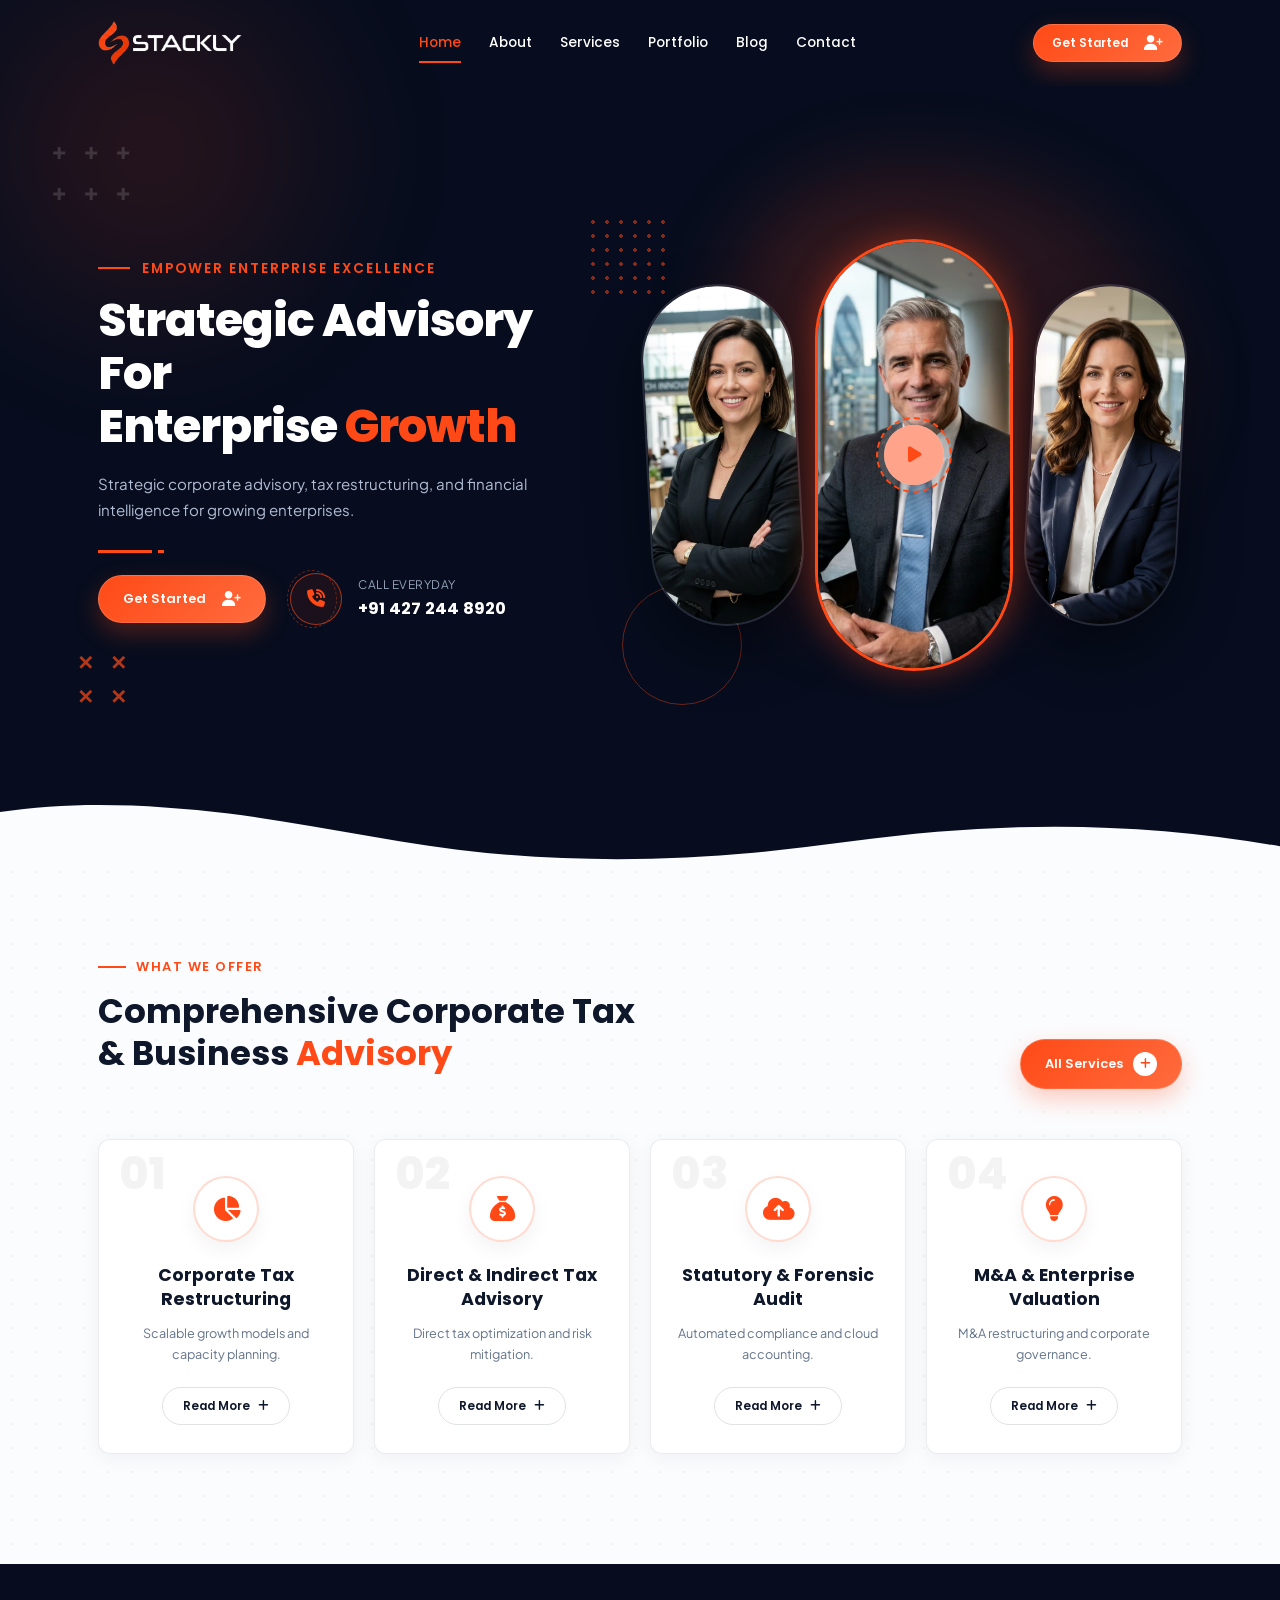
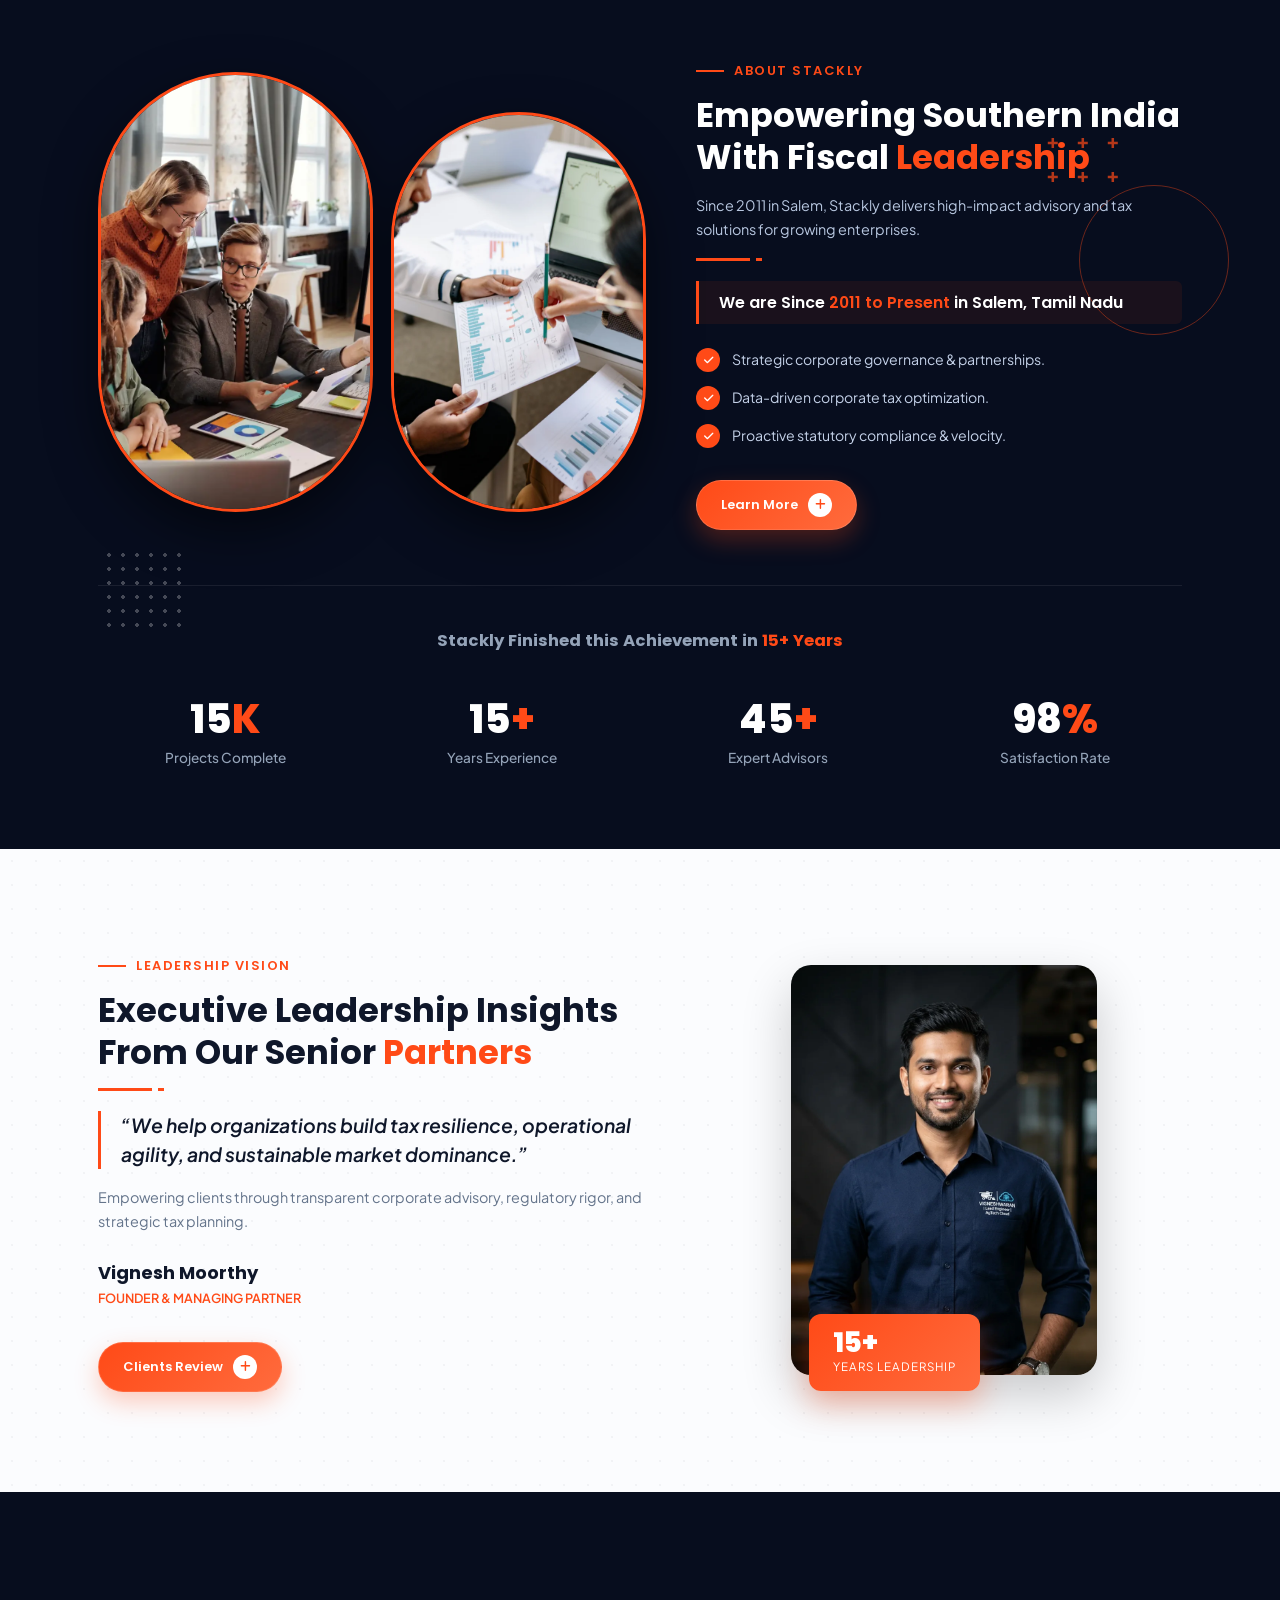
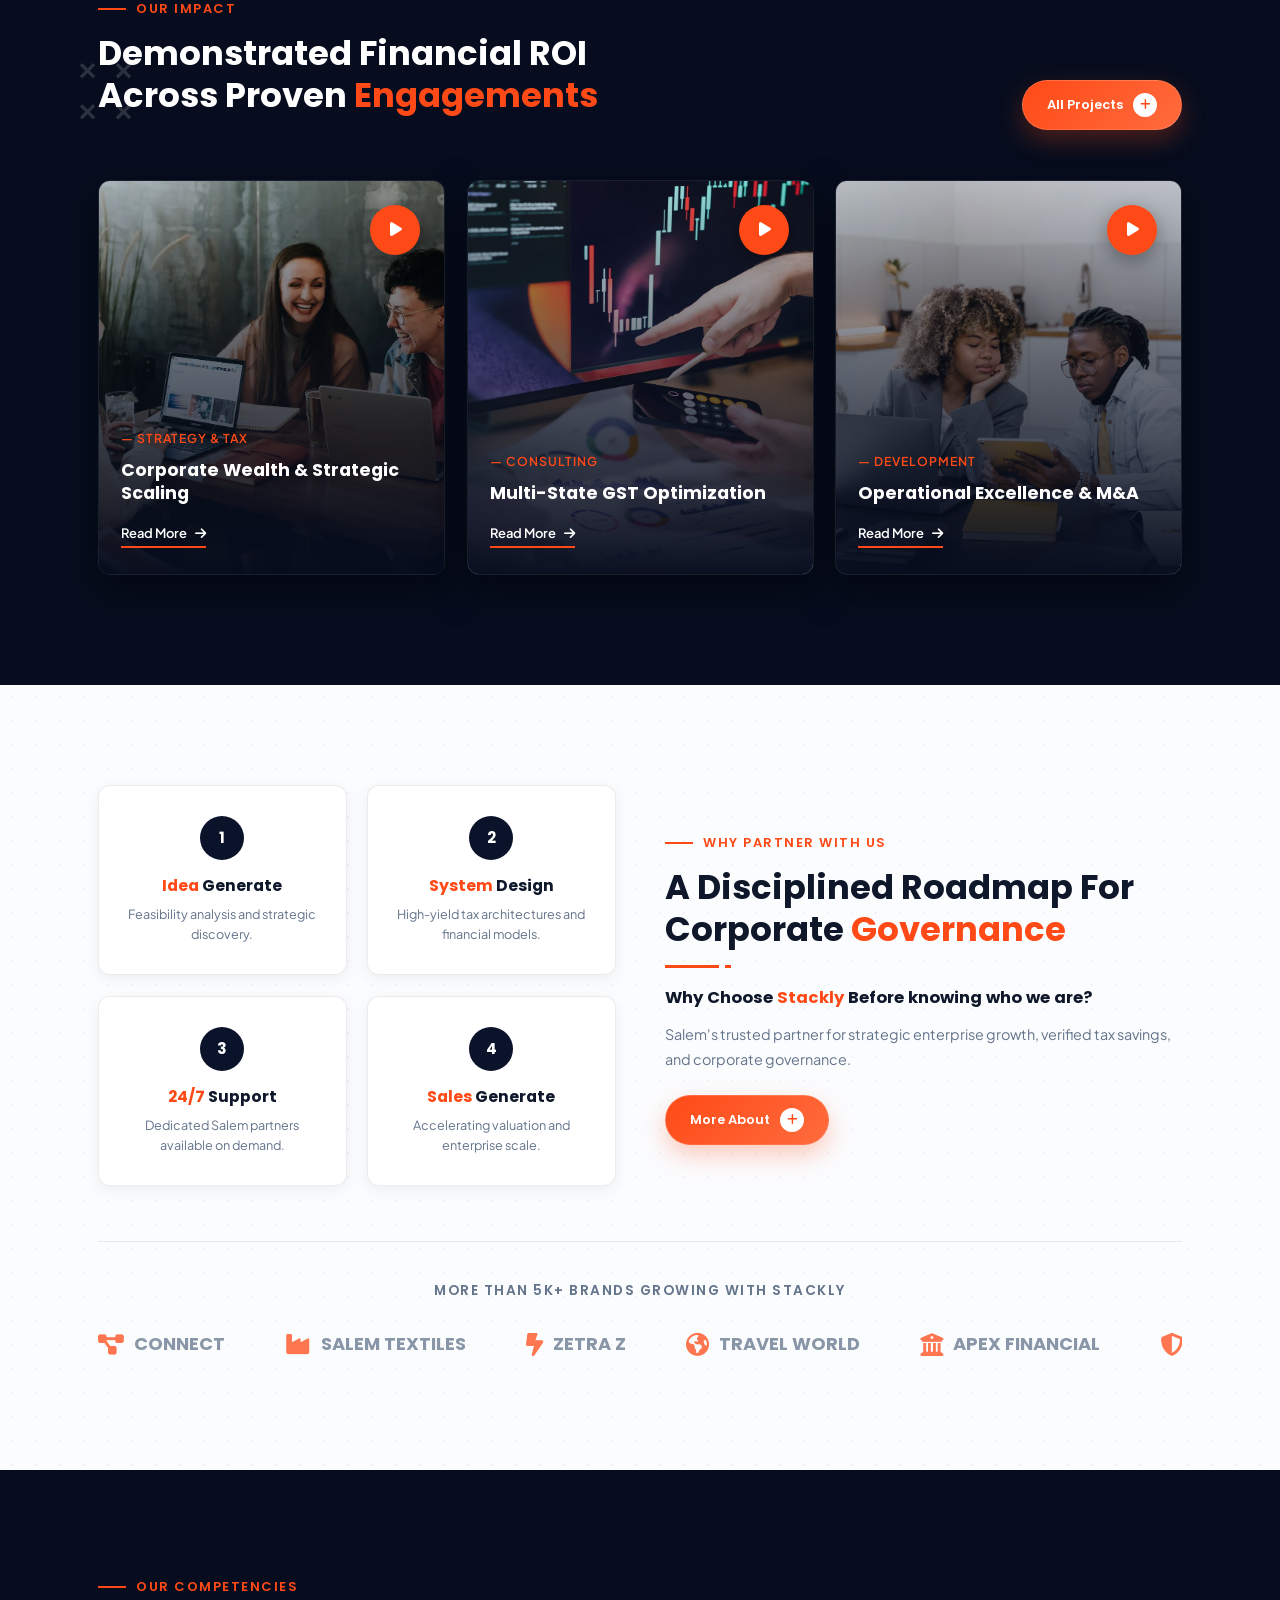
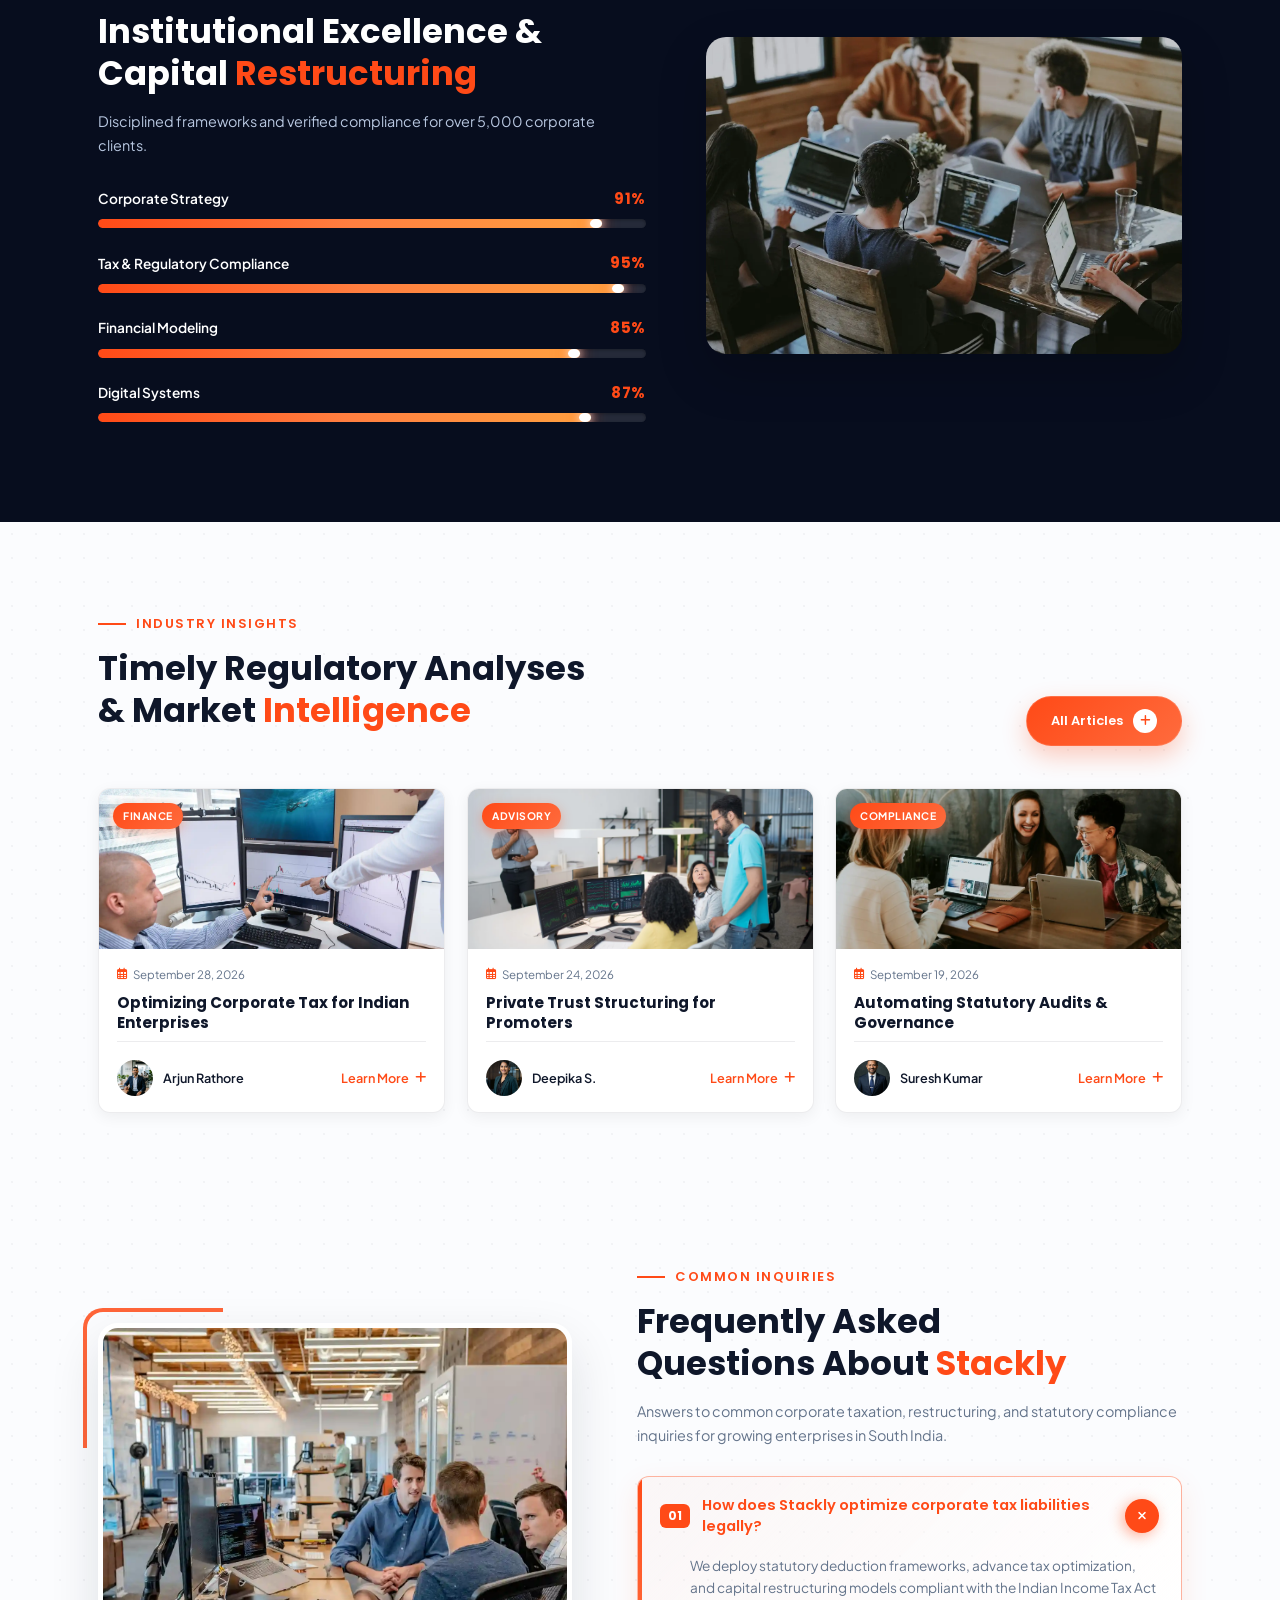
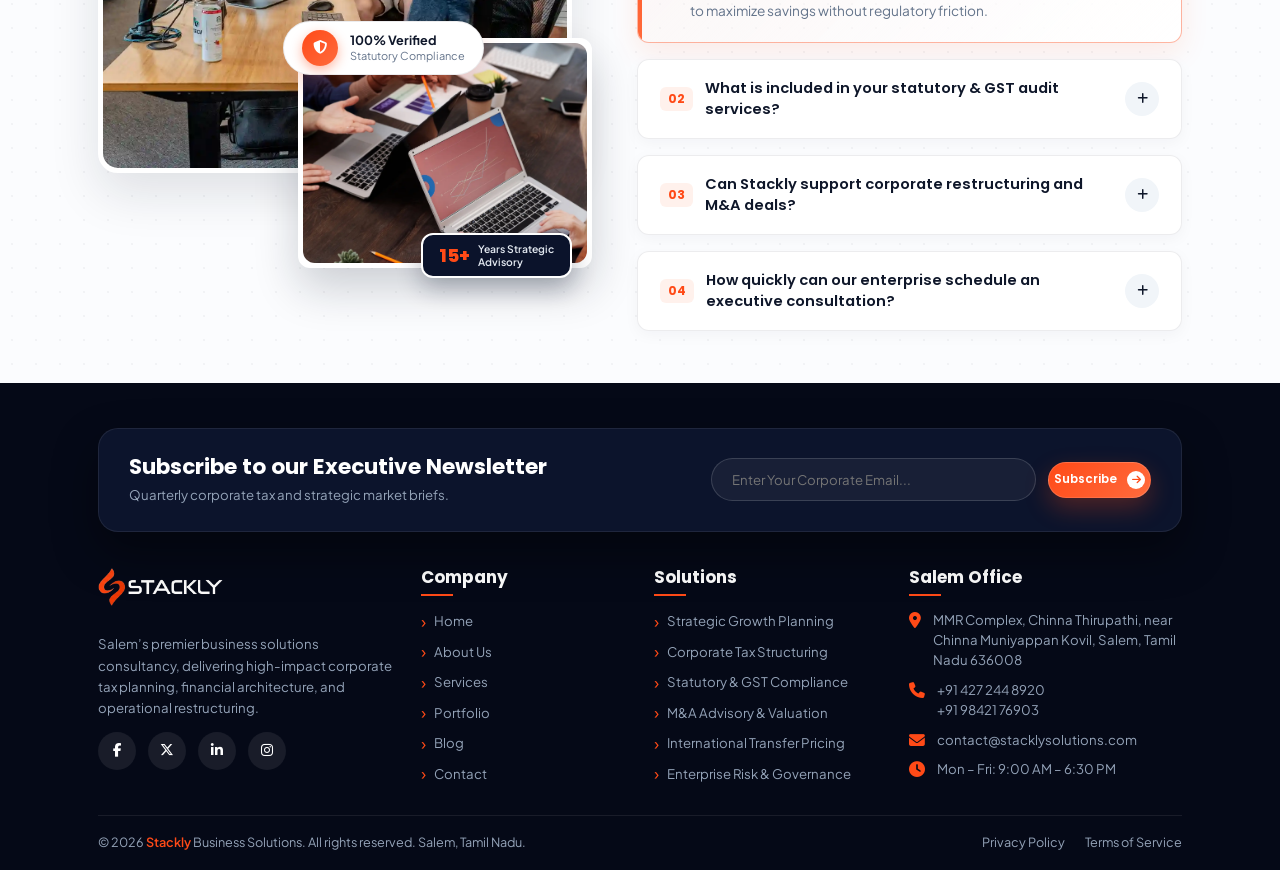
<file: index.html>
<!DOCTYPE html>
<html lang="en">
<head>
  <meta charset="UTF-8">
  <meta name="viewport" content="width=device-width, initial-scale=1.0, maximum-scale=5.0">
  <title>Stackly – Enterprise Business Solutions & Strategic Advisory</title>
  
  
  <link rel="icon" type="image/webp" href="assets/top-logo.webp">
  <link rel="apple-touch-icon" href="assets/top-logo.webp">

  
  <link rel="preconnect" href="https://fonts.googleapis.com">
  <link rel="preconnect" href="https://fonts.gstatic.com" crossorigin>
  <link href="https://fonts.googleapis.com/css2?family=Plus+Jakarta+Sans:wght@300;400;500;600;700;800&family=Poppins:wght@400;500;600;700;800;900&display=swap" rel="stylesheet">

  
  <link rel="stylesheet" href="https://cdnjs.cloudflare.com/ajax/libs/font-awesome/6.5.1/css/all.min.css">

  
  <link rel="stylesheet" href="style.css">
</head>
<body>

  <div id="stackly-preloader" class="stackly-preloader" aria-hidden="true">
    <div class="preloader-backdrop-blur"></div>
    <div class="preloader-content">
      <div class="ball-jump-stage">
        <div class="ball-glow-aura"></div>
        <div class="jumping-ball-wrapper">
          <div class="jumping-ball">
            <span class="ball-specular"></span>
          </div>
        </div>
        <div class="ball-ground">
          <div class="ball-shadow"></div>
          <div class="ground-ripple ground-ripple-1"></div>
          <div class="ground-ripple ground-ripple-2"></div>
          <div class="ground-ripple ground-ripple-3"></div>
          <div class="kinetic-dots">
            <span class="k-dot k-dot-1"></span>
            <span class="k-dot k-dot-2 active"></span>
            <span class="k-dot k-dot-3"></span>
          </div>
        </div>
      </div>
      <div class="preloader-meta">
        <div class="preloader-brand">
          <span class="brand-text">STACKLY</span>
          <span class="brand-badge">SOLUTIONS</span>
        </div>
        <div class="preloader-bar-wrap">
          <div class="preloader-bar" id="preloaderProgressBar"></div>
        </div>
        <div class="preloader-status">
          <span class="status-msg" id="preloaderStatusText">Loading experiences...</span>
          <span class="status-percent" id="preloaderPercent">0%</span>
        </div>
      </div>
    </div>
  </div>

  <header class="site-header">
    <div class="container header-container">
      
      <a href="index.html" class="site-logo">
        <img src="assets/logo.webp" alt="Stackly Business Solutions Logo" class="main-logo">
      </a>

      
      <nav class="main-navigation">
        <ul class="nav-menu">
          <li class="nav-item">
            <a href="index.html" class="nav-link active">Home</a>
          </li>
          <li class="nav-item">
            <a href="about.html" class="nav-link">About</a>
          </li>
          <li class="nav-item">
            <a href="services.html" class="nav-link">Services</a>
          </li>
          <li class="nav-item">
            <a href="portfolio.html" class="nav-link">Portfolio</a>
          </li>
          <li class="nav-item">
            <a href="blog.html" class="nav-link">Blog</a>
          </li>
          <li class="nav-item">
            <a href="contact.html" class="nav-link">Contact</a>
          </li>
        </ul>
      </nav>

      
      <div class="header-right">
        <a href="get-started.html" class="dtbtn dtbtn-sm header-cta-group">
          Get Started <i class="fa-solid fa-user-plus"></i>
        </a>

        
        <button class="mobile-toggle" aria-label="Toggle navigation menu">
          <i class="fa-solid fa-bars"></i>
        </button>
      </div>
    </div>
  </header>

  
  <div class="mobile-drawer-overlay"></div>
  <aside class="mobile-drawer">
    <div class="drawer-header">
      <a href="index.html" class="site-logo">
        <img src="assets/logo.webp" alt="Stackly Logo" style="height: 38px;">
      </a>
      <button class="drawer-close" aria-label="Close Menu"><i class="fa-solid fa-xmark"></i></button>
    </div>

    <nav class="drawer-menu">
      <a href="index.html" class="drawer-link active">Home</a>
      <a href="about.html" class="drawer-link">About Us</a>
      <a href="services.html" class="drawer-link">Services</a>
      <a href="portfolio.html" class="drawer-link">Portfolio</a>
      <a href="blog.html" class="drawer-link">Blog</a>
      <a href="contact.html" class="drawer-link">Contact</a>
      <a href="signin.html" class="drawer-link">Sign In</a>
    </nav>

    <a href="get-started.html" class="dtbtn" style="width: 100%; margin-bottom: 24px;">
      Get Started <i class="fa-solid fa-user-plus"></i>
    </a>
  </aside>

  <section class="hero-consen-section">
    
    <div class="shape-cross" style="top: 15%; left: 4%; font-size: 24px;">+ + +<br>+ + +</div>
    <div class="shape-cross orange" style="top: 75%; left: 6%; font-size: 20px;">✕ ✕<br>✕ ✕</div>
    <div class="shape-dots orange-dots" style="top: 25%; right: 48%;"></div>
    <div class="shape-ring ring-orange" style="top: 68%; right: 42%; width: 120px; height: 120px;"></div>
    <div class="shape-blob" style="top: 20%; right: 8%; width: 450px; height: 450px;"></div>

    <div class="container">
      <div class="hero-grid">
        
        <div class="hero-content">
          <div class="hero-tagline">
            Empower Enterprise Excellence
          </div>
          <h1 class="hero-title">
            Strategic Advisory For<br>
            Enterprise <span>Growth</span>
          </h1>
          <p class="hero-description">
            Strategic corporate advisory, tax restructuring, and financial intelligence for growing enterprises.
          </p>

          <div class="title-line"></div>

          
          <div class="hero-cta-group">
            <a href="get-started.html" class="dtbtn">
              Get Started <i class="fa-solid fa-user-plus"></i>
            </a>

            
            <div class="call-badge-wrap">
              <a href="404.html" class="call-icon-circle" aria-label="Call Stackly Salem">
                <i class="fa-solid fa-phone-volume"></i>
              </a>
              <div class="call-info">
                <span>Call Everyday</span>
                <a href="404.html">+91 427 244 8920</a>
              </div>
            </div>
          </div>
        </div>

        
        <div class="hero-visual-capsules">
          
          <div class="capsule-frame capsule-left">
            <img src="assets/client_elena.webp" alt="Senior Advisory Specialist">
          </div>

          
          <div class="capsule-frame capsule-center">
            <img src="assets/client_david.webp" alt="Stackly Executive Partner">
            
            <button class="capsule-play-btn open-video-modal" aria-label="Watch corporate documentary">
              <i class="fa-solid fa-play"></i>
            </button>
          </div>

          
          <div class="capsule-frame capsule-right">
            <img src="assets/client_sarah.webp" alt="Senior Tax Consultant">
          </div>
        </div>
      </div>
    </div>

    
    <div class="curved-bottom-divider">
      <svg data-name="Layer 1" xmlns="http://www.w3.org/2000/svg" viewBox="0 0 1200 120" preserveAspectRatio="none">
        <path d="M321.39,56.44c58-10.79,114.16-30.13,172-41.86,82.39-16.72,168.19-17.73,250.45-.39C823.78,31,906.67,72,985.66,92.83c70.05,18.48,146.53,26.09,214.34,3V0H0V27.35A600.21,600.21,0,0,0,321.39,56.44Z" class="shape-fill"></path>
      </svg>
    </div>
  </section>

  <section class="services-section bg-light-pattern">
    <div class="container">
      
      <div class="services-header-row">
        <div>
          <span class="section-subtitle">What We Offer</span>
          <h2 class="section-title">
            Comprehensive Corporate Tax<br>
            & Business <span>Advisory</span>
          </h2>
        </div>
        <div>
          <a href="services.html" class="dtbtn">
            All Services
            <span class="btn-icon"><i class="fa-solid fa-plus"></i></span>
          </a>
        </div>
      </div>

      
      <div class="services-grid-4">
        
        <div class="service-box">
          <span class="service-num">01</span>
          <div class="service-icon-wrap">
            <i class="fa-solid fa-chart-pie"></i>
          </div>
          <h3 class="service-title">Corporate Tax Restructuring</h3>
          <p class="service-desc">
            Scalable growth models and capacity planning.
          </p>
          <div class="service-btn-wrap">
            <a href="services.html" class="service-btn">
              Read More <i class="fa-solid fa-plus"></i>
            </a>
          </div>
        </div>

        
        <div class="service-box">
          <span class="service-num">02</span>
          <div class="service-icon-wrap">
            <i class="fa-solid fa-sack-dollar"></i>
          </div>
          <h3 class="service-title">Direct & Indirect Tax Advisory</h3>
          <p class="service-desc">
            Direct tax optimization and risk mitigation.
          </p>
          <div class="service-btn-wrap">
            <a href="services.html" class="service-btn">
              Read More <i class="fa-solid fa-plus"></i>
            </a>
          </div>
        </div>

        
        <div class="service-box">
          <span class="service-num">03</span>
          <div class="service-icon-wrap">
            <i class="fa-solid fa-cloud-arrow-up"></i>
          </div>
          <h3 class="service-title">Statutory & Forensic Audit</h3>
          <p class="service-desc">
            Automated compliance and cloud accounting.
          </p>
          <div class="service-btn-wrap">
            <a href="services.html" class="service-btn">
              Read More <i class="fa-solid fa-plus"></i>
            </a>
          </div>
        </div>

        
        <div class="service-box">
          <span class="service-num">04</span>
          <div class="service-icon-wrap">
            <i class="fa-solid fa-lightbulb"></i>
          </div>
          <h3 class="service-title">M&A & Enterprise Valuation</h3>
          <p class="service-desc">
            M&A restructuring and corporate governance.
          </p>
          <div class="service-btn-wrap">
            <a href="services.html" class="service-btn">
              Read More <i class="fa-solid fa-plus"></i>
            </a>
          </div>
        </div>
      </div>
    </div>
  </section>

  <section class="about-consen-section">
    
    <div class="shape-cross orange" style="top: 18%; right: 12%; font-size: 20px;">+ + +<br>+ + +</div>
    <div class="shape-dots" style="bottom: 25%; left: 8%;"></div>
    <div class="shape-ring ring-orange" style="top: 25%; right: 4%; width: 150px; height: 150px;"></div>

    <div class="container">
      <div class="about-grid">
        
        <div class="about-capsule-display">
          <div class="about-oval about-oval-1">
            <img src="assets/pexels-mikael-blomkvist-6476259.webp" alt="Stackly Executive Advisory Team">
          </div>
          <div class="about-oval about-oval-2">
            <img src="assets/pexels-yankrukov-7691675.webp" alt="Corporate Tax Planning Session">
          </div>
        </div>

        
        <div class="about-content">
          <span class="section-subtitle">About Stackly</span>
          <h2 class="section-title text-white">
            Empowering Southern India<br>
            With Fiscal <span>Leadership</span>
          </h2>
          <p style="color: #b8c7e0; margin-bottom: 16px;">
            Since 2011 in Salem, Stackly delivers high-impact advisory and tax solutions for growing enterprises.
          </p>

          <div class="title-line"></div>

          
          <div class="about-highlight-box">
            <h4>We are Since <span>2011 to Present</span> in Salem, Tamil Nadu</h4>
          </div>

          
          <div class="about-checklist">
            <div class="about-check-item">
              <span class="check-icon"><i class="fa-solid fa-check"></i></span>
              <span>Strategic corporate governance & partnerships.</span>
            </div>
            <div class="about-check-item">
              <span class="check-icon"><i class="fa-solid fa-check"></i></span>
              <span>Data-driven corporate tax optimization.</span>
            </div>
            <div class="about-check-item">
              <span class="check-icon"><i class="fa-solid fa-check"></i></span>
              <span>Proactive statutory compliance & velocity.</span>
            </div>
          </div>

          <a href="about.html" class="dtbtn">
            Learn More
            <span class="btn-icon"><i class="fa-solid fa-plus"></i></span>
          </a>
        </div>
      </div>

      
      <div class="achievement-bar-wrap">
        <h4 class="achievement-heading">
          Stackly Finished this Achievement in <span>15+ Years</span>
        </h4>
        <div class="counter-grid-4">
          <div class="counter-item">
            <div class="counter-number">
              <span class="counter-val" data-count="15">0</span><span class="counter-suffix">K</span>
            </div>
            <div class="counter-label">Projects Complete</div>
          </div>
          <div class="counter-item">
            <div class="counter-number">
              <span class="counter-val" data-count="15">0</span><span class="counter-suffix">+</span>
            </div>
            <div class="counter-label">Years Experience</div>
          </div>
          <div class="counter-item">
            <div class="counter-number">
              <span class="counter-val" data-count="45">0</span><span class="counter-suffix">+</span>
            </div>
            <div class="counter-label">Expert Advisors</div>
          </div>
          <div class="counter-item">
            <div class="counter-number">
              <span class="counter-val" data-count="98">0</span><span class="counter-suffix">%</span>
            </div>
            <div class="counter-label">Satisfaction Rate</div>
          </div>
        </div>
      </div>
    </div>
  </section>

  <section class="ceo-quote-section bg-light-pattern">
    <div class="container">
      <div class="ceo-grid">
        
        <div class="ceo-text-col">
          <span class="section-subtitle">Leadership Vision</span>
          <h2 class="section-title" style="white-space: normal; max-width: 520px;">
            Executive Leadership Insights<br>
            From Our Senior <span>Partners</span>
          </h2>

          <div class="title-line"></div>

          <blockquote class="ceo-statement">
            “We help organizations build tax resilience, operational agility, and sustainable market dominance.”
          </blockquote>

          <p class="ceo-bio">
            Empowering clients through transparent corporate advisory, regulatory rigor, and strategic tax planning.
          </p>

          <div class="ceo-profile-card">
            <div class="ceo-info">
              <h4>Vignesh Moorthy</h4>
              <p>Founder & Managing Partner</p>
            </div>
          </div>

          <a href="about.html" class="dtbtn">
            Clients Review
            <span class="btn-icon"><i class="fa-solid fa-plus"></i></span>
          </a>
        </div>

        
        <div class="ceo-image-wrap">
          <img src="assets/team_vignesh.webp" alt="Vignesh Moorthy - Managing Partner" class="ceo-photo">
          <div class="ceo-exp-badge">
            <div class="badge-num">15+</div>
            <div class="badge-text">Years Leadership</div>
          </div>
        </div>
      </div>
    </div>
  </section>

  <section class="case-studies-section">
    
    <div class="shape-cross" style="top: 20%; left: 6%; font-size: 24px;">✕ ✕<br>✕ ✕</div>

    <div class="container">
      <div class="case-studies-header">
        <div>
          <span class="section-subtitle">Our Impact</span>
          <h2 class="section-title text-white">
            Demonstrated Financial ROI<br>
            Across Proven <span>Engagements</span>
          </h2>
        </div>
        <div>
          <a href="portfolio.html" class="dtbtn">
            All Projects
            <span class="btn-icon"><i class="fa-solid fa-plus"></i></span>
          </a>
        </div>
      </div>

      
      <div class="case-carousel-wrapper">
        <div class="case-grid-3">
          
          <div class="case-card">
            <img src="assets/link_unsplash_1522202176988_1600.webp" alt="Corporate Finance Case Study" class="case-card-img">
            <a href="404.html" class="case-video-badge" aria-label="Watch project case video">
              <i class="fa-solid fa-play"></i>
            </a>
            <div class="case-card-overlay">
              <span class="case-category">― Strategy & Tax</span>
              <h3 class="case-title">Corporate Wealth & Strategic Scaling</h3>
              <a href="portfolio.html" class="case-card-btn">
                Read More <i class="fa-solid fa-arrow-right"></i>
              </a>
            </div>
          </div>

          
          <div class="case-card">
            <img src="assets/pexels-jakubzerdzicki-20237836.webp" alt="Business Consulting Case Study" class="case-card-img">
            <a href="404.html" class="case-video-badge" aria-label="Watch project case video">
              <i class="fa-solid fa-play"></i>
            </a>
            <div class="case-card-overlay">
              <span class="case-category">― Consulting</span>
              <h3 class="case-title">Multi-State GST Optimization</h3>
              <a href="portfolio.html" class="case-card-btn">
                Read More <i class="fa-solid fa-arrow-right"></i>
              </a>
            </div>
          </div>

          
          <div class="case-card">
            <img src="assets/pexels-mart-production-7550362.webp" alt="Development & Tax Case Study" class="case-card-img">
            <a href="404.html" class="case-video-badge" aria-label="Watch project case video">
              <i class="fa-solid fa-play"></i>
            </a>
            <div class="case-card-overlay">
              <span class="case-category">― Development</span>
              <h3 class="case-title">Operational Excellence & M&A</h3>
              <a href="portfolio.html" class="case-card-btn">
                Read More <i class="fa-solid fa-arrow-right"></i>
              </a>
            </div>
          </div>
        </div>
      </div>
    </div>
  </section>

  <section class="process-section bg-light-pattern">
    <div class="container">
      <div class="process-grid">
        
        <div class="process-cards-2x2">
          
          <div class="process-card">
            <div class="process-card-badge">1</div>
            <h4 class="process-card-title"><span>Idea</span> Generate</h4>
            <p class="process-card-desc">
              Feasibility analysis and strategic discovery.
            </p>
          </div>

          
          <div class="process-card">
            <div class="process-card-badge">2</div>
            <h4 class="process-card-title"><span>System</span> Design</h4>
            <p class="process-card-desc">
              High-yield tax architectures and financial models.
            </p>
          </div>

          
          <div class="process-card">
            <div class="process-card-badge">3</div>
            <h4 class="process-card-title"><span>24/7</span> Support</h4>
            <p class="process-card-desc">
              Dedicated Salem partners available on demand.
            </p>
          </div>

          
          <div class="process-card">
            <div class="process-card-badge">4</div>
            <h4 class="process-card-title"><span>Sales</span> Generate</h4>
            <p class="process-card-desc">
              Accelerating valuation and enterprise scale.
            </p>
          </div>
        </div>

        
        <div class="process-text-col">
          <span class="section-subtitle">Why Partner With Us</span>
          <h2 class="section-title">
            A Disciplined Roadmap For<br>
            Corporate <span>Governance</span>
          </h2>

          <div class="title-line"></div>

          <h4 style="font-size: 1.15rem; color: var(--text-dark); margin-bottom: 14px;">
            Why Choose <span style="color: var(--primary);">Stackly</span> Before knowing who we are?
          </h4>

          <p style="margin-bottom: 24px; line-height: 1.7;">
            Salem's trusted partner for strategic enterprise growth, verified tax savings, and corporate governance.
          </p>

          <a href="about.html" class="dtbtn">
            More About
            <span class="btn-icon"><i class="fa-solid fa-plus"></i></span>
          </a>
        </div>
      </div>

      
      <div class="brand-marquee-section">
        <h5 class="brand-section-title">More Than 5K+ Brands Growing with Stackly</h5>
        <div class="brand-marquee-track">
          <div class="brand-marquee-inner">
            <div class="brand-logo-item"><i class="fa-solid fa-diagram-project"></i> CONNECT</div>
            <div class="brand-logo-item"><i class="fa-solid fa-industry"></i> SALEM TEXTILES</div>
            <div class="brand-logo-item"><i class="fa-solid fa-bolt-lightning"></i> ZETRA Z</div>
            <div class="brand-logo-item"><i class="fa-solid fa-earth-americas"></i> TRAVEL WORLD</div>
            <div class="brand-logo-item"><i class="fa-solid fa-building-columns"></i> APEX FINANCIAL</div>
            <div class="brand-logo-item"><i class="fa-solid fa-shield-halved"></i> SENTINEL CORP</div>
            
            <div class="brand-logo-item"><i class="fa-solid fa-diagram-project"></i> CONNECT</div>
            <div class="brand-logo-item"><i class="fa-solid fa-industry"></i> SALEM TEXTILES</div>
            <div class="brand-logo-item"><i class="fa-solid fa-bolt-lightning"></i> ZETRA Z</div>
            <div class="brand-logo-item"><i class="fa-solid fa-earth-americas"></i> TRAVEL WORLD</div>
            <div class="brand-logo-item"><i class="fa-solid fa-building-columns"></i> APEX FINANCIAL</div>
            <div class="brand-logo-item"><i class="fa-solid fa-shield-halved"></i> SENTINEL CORP</div>
          </div>
        </div>
      </div>
    </div>
  </section>

  <section class="capability-section">
    <div class="container">
      <div class="capability-grid">
        <div>
          <span class="section-subtitle">Our Competencies</span>
          <h2 class="section-title text-white">
            Institutional Excellence &<br>
            Capital <span>Restructuring</span>
          </h2>
          <p style="color: #b8c7e0;">
            Disciplined frameworks and verified compliance for over 5,000 corporate clients.
          </p>

          <div class="progress-list">
            <div class="progress-item">
              <div class="progress-header">
                <span>Corporate Strategy</span>
                <span class="progress-percent" data-percent="92">0%</span>
              </div>
              <div class="progress-track">
                <div class="progress-fill" data-percent="92"></div>
              </div>
            </div>

            <div class="progress-item">
              <div class="progress-header">
                <span>Tax & Regulatory Compliance</span>
                <span class="progress-percent" data-percent="96">0%</span>
              </div>
              <div class="progress-track">
                <div class="progress-fill" data-percent="96"></div>
              </div>
            </div>

            <div class="progress-item">
              <div class="progress-header">
                <span>Financial Modeling</span>
                <span class="progress-percent" data-percent="88">0%</span>
              </div>
              <div class="progress-track">
                <div class="progress-fill" data-percent="88"></div>
              </div>
            </div>

            <div class="progress-item">
              <div class="progress-header">
                <span>Digital Systems</span>
                <span class="progress-percent" data-percent="90">0%</span>
              </div>
              <div class="progress-track">
                <div class="progress-fill" data-percent="90"></div>
              </div>
            </div>
          </div>
        </div>

        <div class="capability-image-wrap">
          <img src="assets/about-team.webp" alt="Stackly Advisory Team in Action">
        </div>
      </div>
    </div>
  </section>

  <section class="blog-consen-section bg-light-pattern">
    <div class="container">
      <div class="blog-header-row">
        <div>
          <span class="section-subtitle">Industry Insights</span>
          <h2 class="section-title">
            Timely Regulatory Analyses<br>
            & Market <span>Intelligence</span>
          </h2>
        </div>
        <div>
          <a href="blog.html" class="dtbtn">
            All Articles
            <span class="btn-icon"><i class="fa-solid fa-plus"></i></span>
          </a>
        </div>
      </div>

      <div class="blog-grid-3">
        
        <article class="blog-card">
          <div class="blog-thumb-wrap">
            <img src="assets/pexels-alphatradezone-5831343.webp" alt="Corporate Tax Strategies 2026">
            <span class="blog-badge">Finance</span>
          </div>
          <div class="blog-body">
            <div class="blog-meta">
              <i class="fa-regular fa-calendar-days"></i>
              <span>September 28, 2026</span>
            </div>
            <h3 class="blog-title">
              <a href="blog.html">Optimizing Corporate Tax for Indian Enterprises</a>
            </h3>
            <div class="blog-footer">
              <div class="blog-author">
                <img src="assets/team_arjun.webp" alt="Arjun Rathore">
                <span>Arjun Rathore</span>
              </div>
              <a href="blog.html" class="blog-read-link">
                Learn More <i class="fa-solid fa-plus"></i>
              </a>
            </div>
          </div>
        </article>

        
        <article class="blog-card">
          <div class="blog-thumb-wrap">
            <img src="assets/pexels-kampus-8204363.webp" alt="Business Growth Frameworks">
            <span class="blog-badge">Advisory</span>
          </div>
          <div class="blog-body">
            <div class="blog-meta">
              <i class="fa-regular fa-calendar-days"></i>
              <span>September 24, 2026</span>
            </div>
            <h3 class="blog-title">
              <a href="blog.html">Private Trust Structuring for Promoters</a>
            </h3>
            <div class="blog-footer">
              <div class="blog-author">
                <img src="assets/team_deepika.webp" alt="Deepika Sundaram">
                <span>Deepika S.</span>
              </div>
              <a href="blog.html" class="blog-read-link">
                Learn More <i class="fa-solid fa-plus"></i>
              </a>
            </div>
          </div>
        </article>

        
        <article class="blog-card">
          <div class="blog-thumb-wrap">
            <img src="assets/link_unsplash_1522202176988_1600.webp" alt="Digital Audit Tools">
            <span class="blog-badge">Compliance</span>
          </div>
          <div class="blog-body">
            <div class="blog-meta">
              <i class="fa-regular fa-calendar-days"></i>
              <span>September 19, 2026</span>
            </div>
            <h3 class="blog-title">
              <a href="blog.html">Automating Statutory Audits & Governance</a>
            </h3>
            <div class="blog-footer">
              <div class="blog-author">
                <img src="assets/team_suresh.webp" alt="Suresh Kumar">
                <span>Suresh Kumar</span>
              </div>
              <a href="blog.html" class="blog-read-link">
                Learn More <i class="fa-solid fa-plus"></i>
              </a>
            </div>
          </div>
        </article>
      </div>
    </div>
  </section>

  <section class="faq-section bg-light-pattern section-padding">
    <div class="container">
      <div class="faq-grid">
        
        <div class="faq-image-cluster">
          
          <div class="faq-main-img-wrap">
            <img src="assets/austin-distel-mpN7xjKQ_Ns-unsplash.webp" alt="Stackly Corporate Advisory Strategy" class="faq-main-img">
          </div>

          
          <div class="faq-sub-img-wrap">
            <img src="assets/pexels-mikael-blomkvist-6476261.webp" alt="Tax Compliance and Financial Review" class="faq-sub-img">
            
            <div class="faq-stat-pill">
              <div class="pill-icon"><i class="fa-solid fa-shield-halved"></i></div>
              <div class="pill-info">
                <strong>100% Verified</strong>
                <span>Statutory Compliance</span>
              </div>
            </div>
            
            <div class="faq-exp-badge">
              <span class="faq-exp-num">15+</span>
              <span class="faq-exp-txt">Years Strategic<br>Advisory</span>
            </div>
          </div>
        </div>

        
        <div class="faq-content-col">
          <span class="section-subtitle">Common Inquiries</span>
          <h2 class="section-title">
            Frequently Asked<br>
            Questions About <span>Stackly</span>
          </h2>
          <p style="margin-bottom: 20px;">
            Answers to common corporate taxation, restructuring, and statutory compliance inquiries for growing enterprises in South India.
          </p>

          <div class="faq-accordion">
            
            <div class="faq-item active">
              <button class="faq-question" type="button" aria-expanded="true">
                <span class="faq-num-badge">01</span>
                <span class="faq-q-text">How does Stackly optimize corporate tax liabilities legally?</span>
                <span class="faq-icon"><i class="fa-solid fa-plus"></i></span>
              </button>
              <div class="faq-answer">
                <div class="faq-answer-inner">
                  We deploy statutory deduction frameworks, advance tax optimization, and capital restructuring models compliant with the Indian Income Tax Act to maximize savings without regulatory friction.
                </div>
              </div>
            </div>

            
            <div class="faq-item">
              <button class="faq-question" type="button" aria-expanded="false">
                <span class="faq-num-badge">02</span>
                <span class="faq-q-text">What is included in your statutory & GST audit services?</span>
                <span class="faq-icon"><i class="fa-solid fa-plus"></i></span>
              </button>
              <div class="faq-answer">
                <div class="faq-answer-inner">
                  Our Salem partners provide full GSTR-2B reconciliation, input tax credit recovery, forensic risk assessment, dispute resolution, and audit representation before tax tribunals.
                </div>
              </div>
            </div>

            
            <div class="faq-item">
              <button class="faq-question" type="button" aria-expanded="false">
                <span class="faq-num-badge">03</span>
                <span class="faq-q-text">Can Stackly support corporate restructuring and M&A deals?</span>
                <span class="faq-icon"><i class="fa-solid fa-plus"></i></span>
              </button>
              <div class="faq-answer">
                <div class="faq-answer-inner">
                  Yes. We handle end-to-end M&A due diligence, valuation modeling, stamp duty planning, and regulatory approvals under NCLT, ROC, and RBI frameworks.
                </div>
              </div>
            </div>

            
            <div class="faq-item">
              <button class="faq-question" type="button" aria-expanded="false">
                <span class="faq-num-badge">04</span>
                <span class="faq-q-text">How quickly can our enterprise schedule an executive consultation?</span>
                <span class="faq-icon"><i class="fa-solid fa-plus"></i></span>
              </button>
              <div class="faq-answer">
                <div class="faq-answer-inner">
                  Our Salem senior partners review your request under strict confidentiality protocols and arrange an initial strategic discovery consultation within 24 to 48 hours.
                </div>
              </div>
            </div>
          </div>
        </div>
      </div>
    </div>
  </section>

  <footer class="site-footer">
    <div class="container">
      
      <div class="newsletter-box">
        <div class="newsletter-text">
          <h3>Subscribe to our Executive Newsletter</h3>
          <p>Quarterly corporate tax and strategic market briefs.</p>
        </div>
        <form class="newsletter-form" action="404.html" method="GET">
          <input type="email" class="newsletter-input" placeholder="Enter Your Corporate Email..." required>
          <button type="submit" class="dtbtn dtbtn-sm">
            Subscribe
            <span class="btn-icon"><i class="fa-solid fa-arrow-right"></i></span>
          </button>
        </form>
      </div>

      
      <div class="footer-main-grid">
        
        <div class="footer-widget">
          <a href="index.html" class="site-logo" style="display: inline-block; margin-bottom: 20px;">
            <img src="assets/logo.webp" alt="Stackly Logo" style="height: 40px;">
          </a>
          <p class="footer-desc">
            Salem’s premier business solutions consultancy, delivering high-impact corporate tax planning, financial architecture, and operational restructuring.
          </p>
          <div class="footer-social-links">
            <a href="404.html" class="footer-social-btn" aria-label="Facebook"><i class="fa-brands fa-facebook-f"></i></a>
            <a href="404.html" class="footer-social-btn" aria-label="Twitter"><i class="fa-brands fa-x-twitter"></i></a>
            <a href="404.html" class="footer-social-btn" aria-label="LinkedIn"><i class="fa-brands fa-linkedin-in"></i></a>
            <a href="404.html" class="footer-social-btn" aria-label="Instagram"><i class="fa-brands fa-instagram"></i></a>
          </div>
        </div>

        
        <div class="footer-widget">
          <h4>Company</h4>
          <div class="footer-links-list">
            <a href="index.html">Home</a>
            <a href="about.html">About Us</a>
            <a href="services.html">Services</a>
            <a href="portfolio.html">Portfolio</a>
            <a href="blog.html">Blog</a>
            <a href="contact.html">Contact</a>
          </div>
        </div>

        
        <div class="footer-widget">
          <h4>Solutions</h4>
          <div class="footer-links-list">
            <a href="404.html">Strategic Growth Planning</a>
            <a href="404.html">Corporate Tax Structuring</a>
            <a href="404.html">Statutory & GST Compliance</a>
            <a href="404.html">M&A Advisory & Valuation</a>
            <a href="404.html">International Transfer Pricing</a>
            <a href="404.html">Enterprise Risk & Governance</a>
          </div>
        </div>

        
        <div class="footer-widget">
          <h4>Salem Office</h4>
          <div class="footer-contact-list">
            <div class="footer-contact-item">
              <i class="fa-solid fa-location-dot"></i>
              <span>MMR Complex, Chinna Thirupathi, near Chinna Muniyappan Kovil, Salem, Tamil Nadu 636008</span>
            </div>
            <div class="footer-contact-item">
              <i class="fa-solid fa-phone"></i>
              <div>
                <a href="404.html">+91 427 244 8920</a><br>
                <a href="404.html">+91 98421 76903</a>
              </div>
            </div>
            <div class="footer-contact-item">
              <i class="fa-solid fa-envelope"></i>
              <a href="404.html">contact@stacklysolutions.com</a>
            </div>
            <div class="footer-contact-item">
              <i class="fa-solid fa-clock"></i>
              <span>Mon – Fri: 9:00 AM – 6:30 PM</span>
            </div>
          </div>
        </div>
      </div>

      
      <div class="footer-bottom-bar">
        <div>
          © 2026 <span>Stackly</span> Business Solutions. All rights reserved. Salem, Tamil Nadu.
        </div>
        <div class="footer-bottom-nav">
          <a href="404.html">Privacy Policy</a>
          <a href="404.html">Terms of Service</a>
        </div>
      </div>
    </div>
  </footer>

  <div class="video-modal-backdrop" id="videoModal">
    <div class="video-modal-container">
      <button class="video-modal-close" aria-label="Close Video"><i class="fa-solid fa-xmark"></i></button>
      <video id="modal-video-player" controls preload="metadata" style="width: 100%; height: 100%; object-fit: cover;">
        <source src="assets/hero vid.mp4" type="video/mp4">
        Your browser does not support HTML5 video.
      </video>
    </div>
  </div>

  
  <button class="scroll-top-btn" aria-label="Scroll to top">
    <i class="fa-solid fa-angle-up"></i>
  </button>

  
  <script src="script.js"></script>
</body>
</html>
</file>
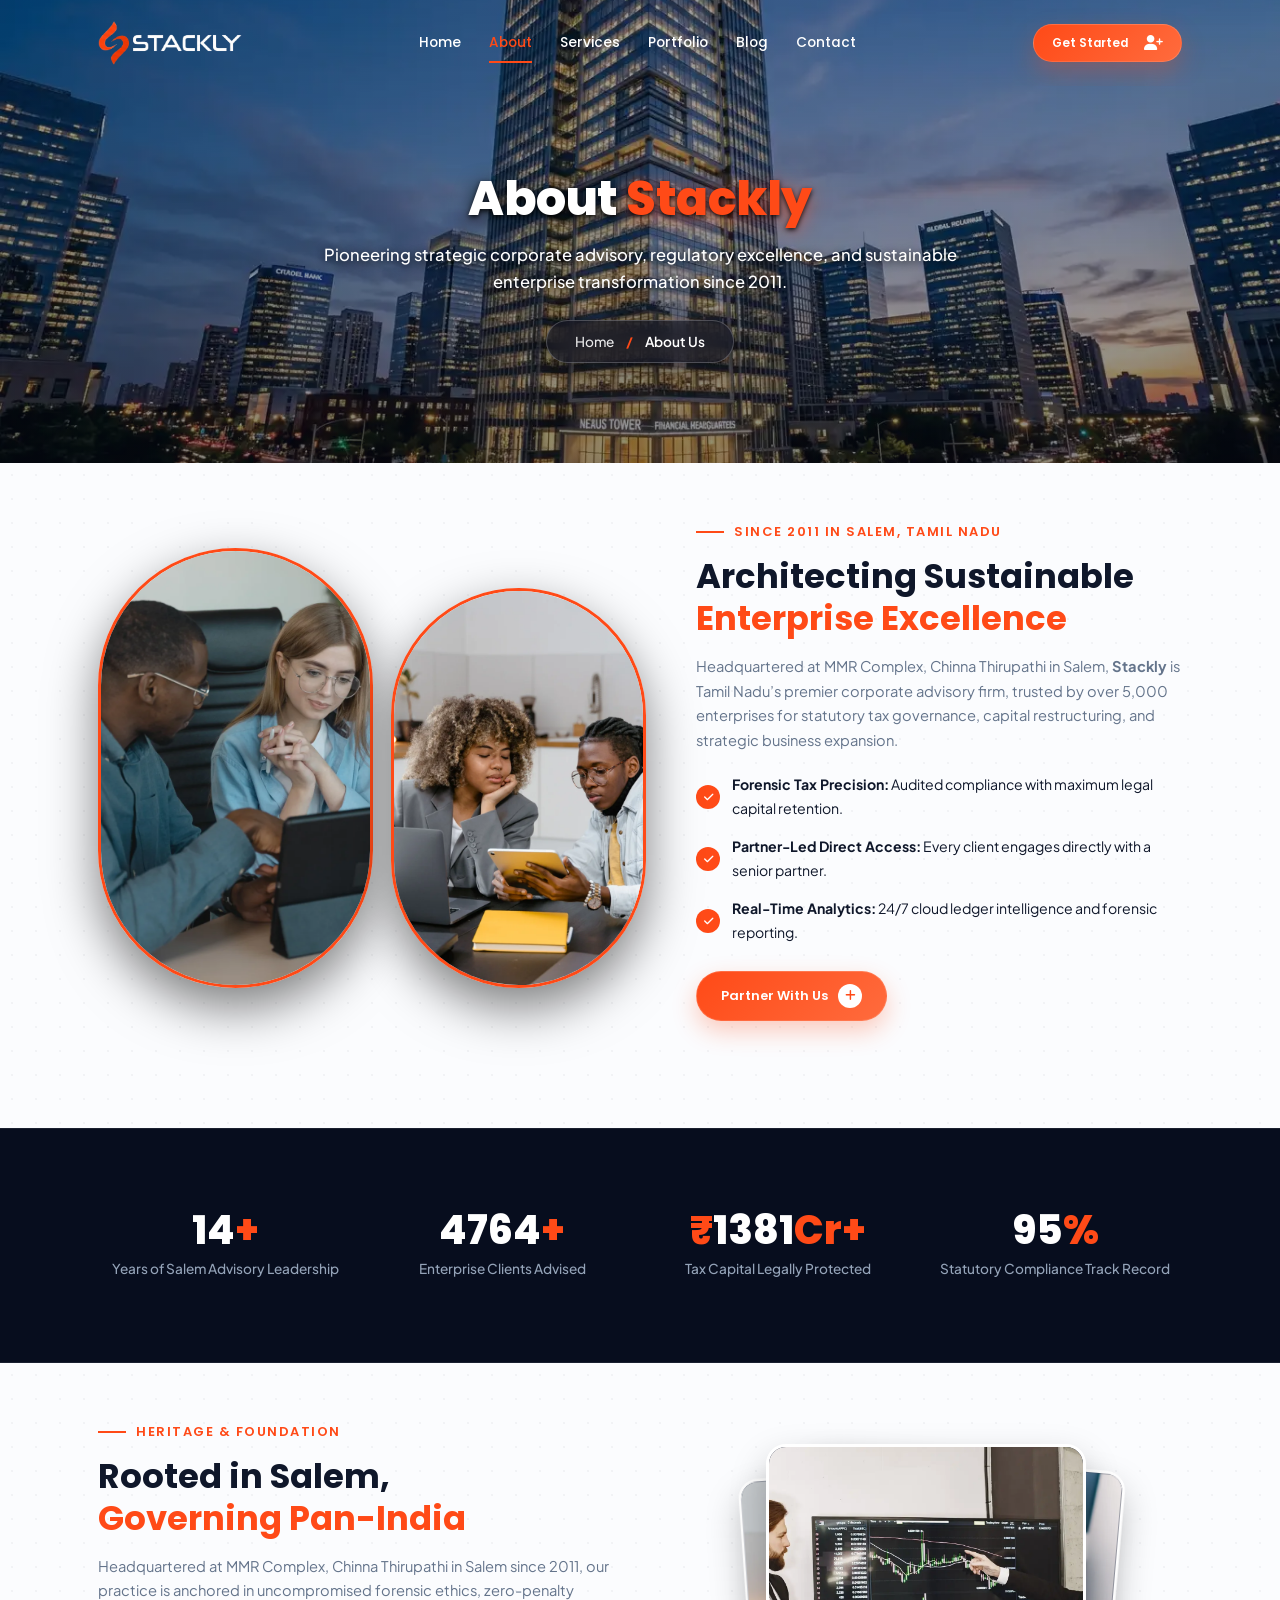
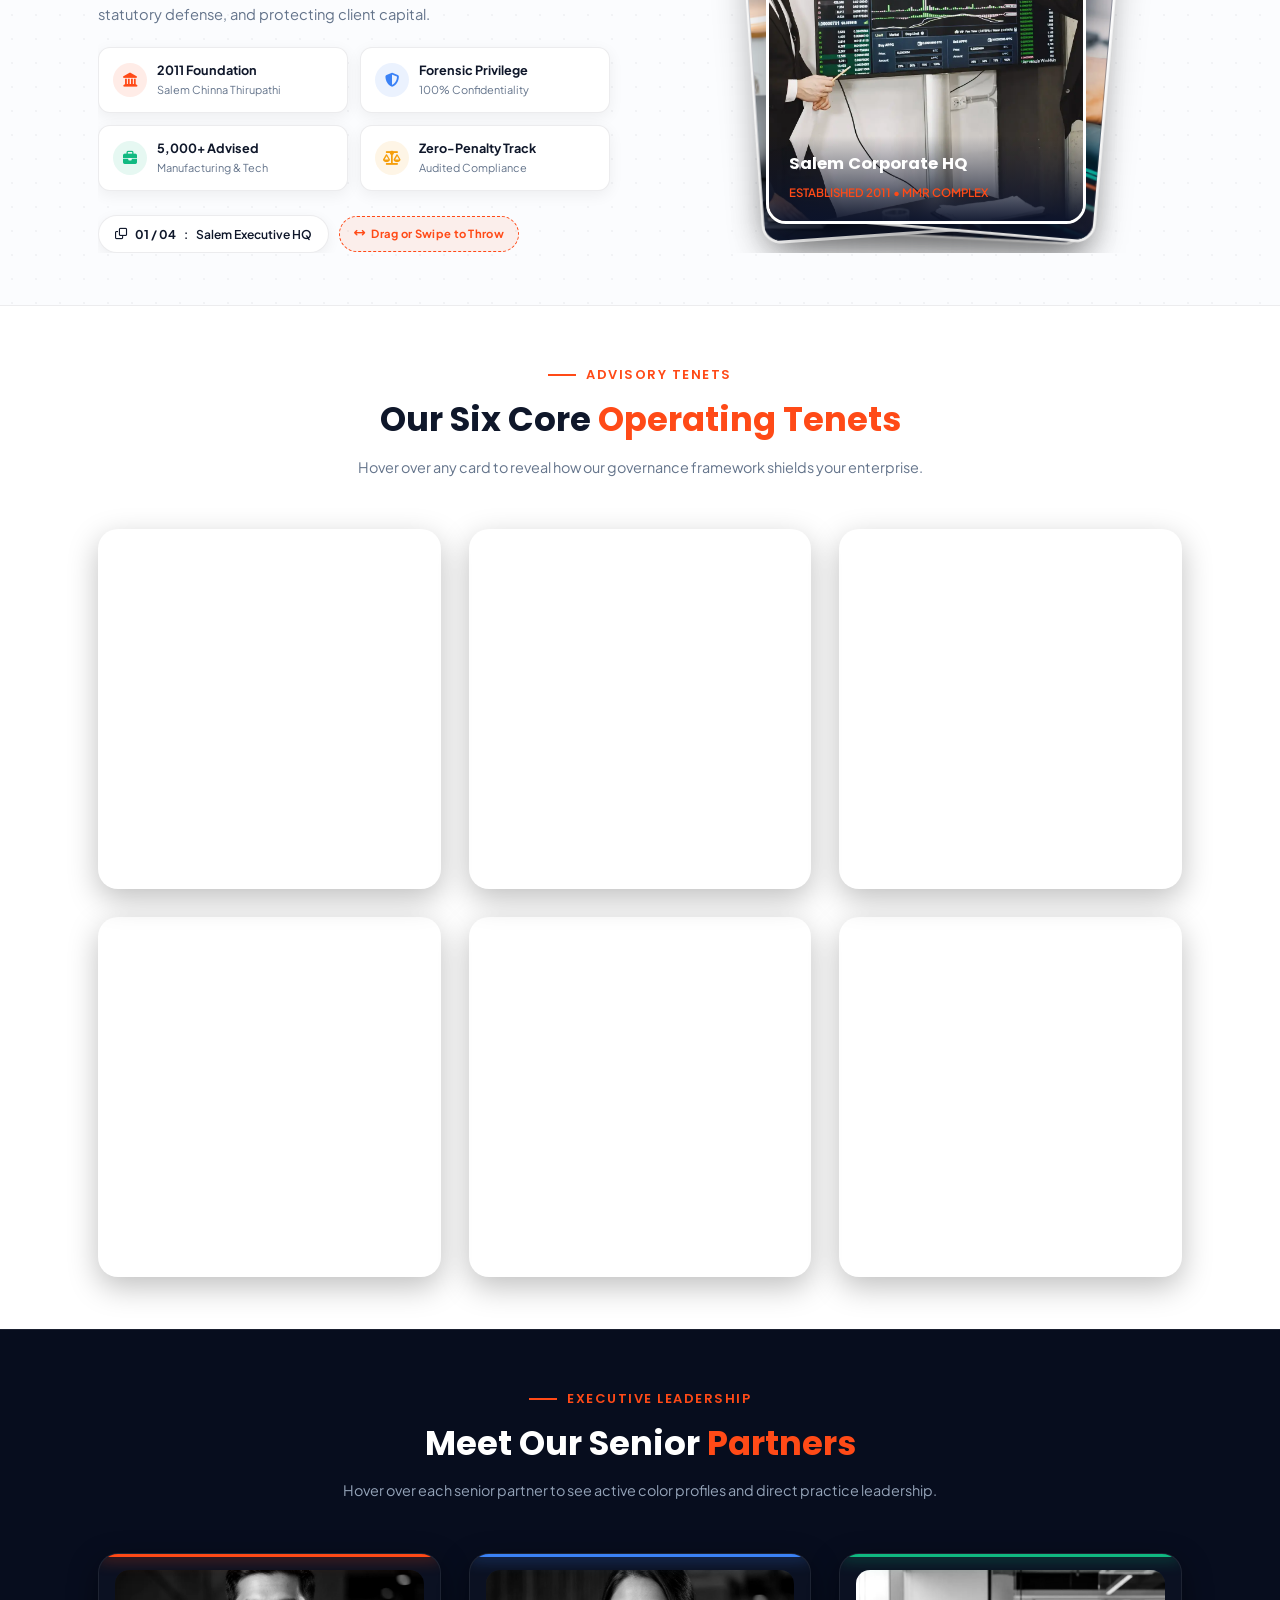
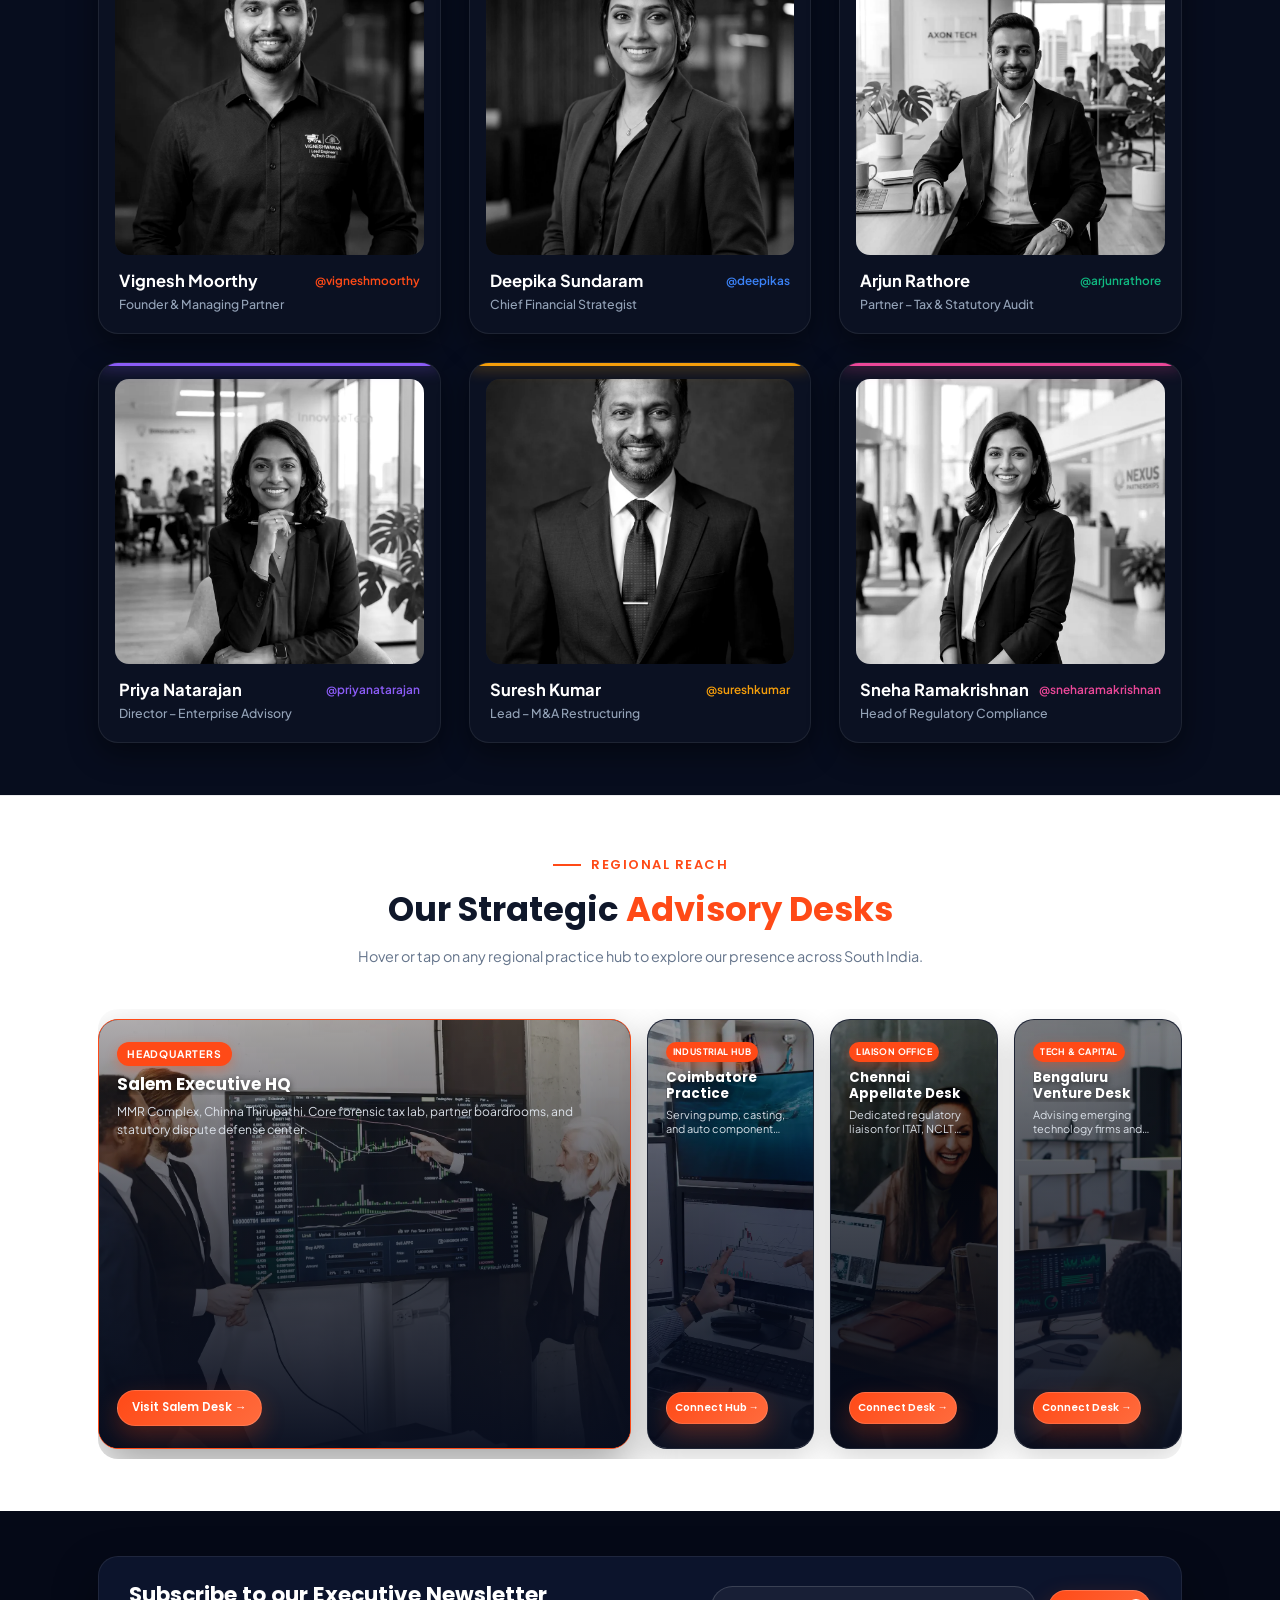
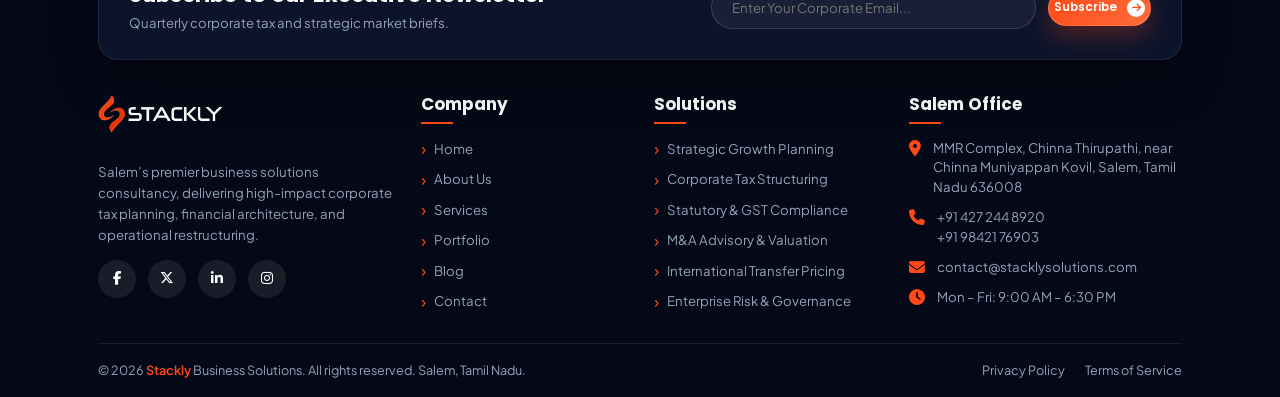
<file: about.html>
<!DOCTYPE html>
<html lang="en">
<head>
  <meta charset="UTF-8">
  <meta name="viewport" content="width=device-width, initial-scale=1.0">
  <title>About Us – Stackly Business Solutions</title>
  
  
  <link rel="icon" type="image/webp" href="assets/top-logo.webp">
  <link rel="apple-touch-icon" href="assets/top-logo.webp">

  
  <link rel="preconnect" href="https://fonts.googleapis.com">
  <link rel="preconnect" href="https://fonts.gstatic.com" crossorigin>
  <link href="https://fonts.googleapis.com/css2?family=Plus+Jakarta+Sans:wght@300;400;500;600;700;800&family=Poppins:wght@400;500;600;700;800;900&display=swap" rel="stylesheet">

  
  <link rel="stylesheet" href="https://cdnjs.cloudflare.com/ajax/libs/font-awesome/6.5.1/css/all.min.css">

  
  <link rel="stylesheet" href="style.css">
</head>
<body>

  <div id="stackly-preloader" class="stackly-preloader" aria-hidden="true">
    <div class="preloader-backdrop-blur"></div>
    <div class="preloader-content">
      <div class="ball-jump-stage">
        <div class="ball-glow-aura"></div>
        <div class="jumping-ball-wrapper">
          <div class="jumping-ball">
            <span class="ball-specular"></span>
          </div>
        </div>
        <div class="ball-ground">
          <div class="ball-shadow"></div>
          <div class="ground-ripple ground-ripple-1"></div>
          <div class="ground-ripple ground-ripple-2"></div>
          <div class="ground-ripple ground-ripple-3"></div>
          <div class="kinetic-dots">
            <span class="k-dot k-dot-1"></span>
            <span class="k-dot k-dot-2 active"></span>
            <span class="k-dot k-dot-3"></span>
          </div>
        </div>
      </div>
      <div class="preloader-meta">
        <div class="preloader-brand">
          <span class="brand-text">STACKLY</span>
          <span class="brand-badge">SOLUTIONS</span>
        </div>
        <div class="preloader-bar-wrap">
          <div class="preloader-bar" id="preloaderProgressBar"></div>
        </div>
        <div class="preloader-status">
          <span class="status-msg" id="preloaderStatusText">Loading experiences...</span>
          <span class="status-percent" id="preloaderPercent">0%</span>
        </div>
      </div>
    </div>
  </div>

  
  <header class="site-header scrolled">
    <div class="container header-container">
      <a href="index.html" class="site-logo">
        <img src="assets/logo.webp" alt="Stackly Logo">
      </a>

      <nav class="main-navigation">
        <ul class="nav-menu">
          <li class="nav-item"><a href="index.html" class="nav-link">Home</a></li>
          <li class="nav-item"><a href="about.html" class="nav-link active">About</a></li>
          <li class="nav-item"><a href="services.html" class="nav-link">Services</a></li>
          <li class="nav-item"><a href="portfolio.html" class="nav-link">Portfolio</a></li>
          <li class="nav-item"><a href="blog.html" class="nav-link">Blog</a></li>
          <li class="nav-item"><a href="contact.html" class="nav-link">Contact</a></li>
        </ul>
      </nav>

      <div class="header-right">
        <a href="get-started.html" class="dtbtn dtbtn-sm header-cta-group">
          Get Started <i class="fa-solid fa-user-plus"></i>
        </a>
        <button class="mobile-toggle" aria-label="Toggle navigation menu">
          <i class="fa-solid fa-bars"></i>
        </button>
      </div>
    </div>
  </header>

  
  <div class="mobile-drawer-overlay"></div>
  <aside class="mobile-drawer">
    <div class="drawer-header">
      <a href="index.html" class="site-logo">
        <img src="assets/logo.webp" alt="Stackly Logo" style="height: 36px;">
      </a>
      <button class="drawer-close"><i class="fa-solid fa-xmark"></i></button>
    </div>
    <nav class="drawer-menu">
      <a href="index.html" class="drawer-link">Home</a>
      <a href="about.html" class="drawer-link active">About Us</a>
      <a href="services.html" class="drawer-link">Services</a>
      <a href="portfolio.html" class="drawer-link">Portfolio</a>
      <a href="blog.html" class="drawer-link">Blog</a>
      <a href="contact.html" class="drawer-link">Contact</a>
    </nav>
    <a href="get-started.html" class="dtbtn" style="width: 100%; margin-bottom: 24px;">
      Get Started <i class="fa-solid fa-user-plus"></i>
    </a>
  </aside>

  <section class="page-hero-banner" style="background-image: url('assets/hero_about_bg.webp');">
    <div class="container">
      <h1 class="banner-title">About <span>Stackly</span></h1>
      <p class="banner-desc">Pioneering strategic corporate advisory, regulatory excellence, and sustainable enterprise transformation since 2011.</p>
      <div class="breadcrumb-nav">
        <a href="index.html">Home</a>
        <span class="sep">/</span>
        <span class="current">About Us</span>
      </div>
    </div>
  </section>

  <section class="section-padding bg-light-pattern">
    <div class="container">
      <div class="about-grid">
        
        <div class="about-capsule-display">
          <div class="about-oval about-oval-1">
            <img src="assets/pexels-tima-miroshnichenko-5439479.webp" alt="Stackly Salem Corporate Headquarters">
          </div>
          <div class="about-oval about-oval-2">
            <img src="assets/pexels-mart-production-7550362.webp" alt="Business Strategy Consultation">
          </div>
        </div>

        
        <div>
          <span class="section-subtitle">Since 2011 In Salem, Tamil Nadu</span>
          <h2 class="section-title">
            Architecting Sustainable<br>
            <span>Enterprise Excellence</span>
          </h2>
          <p style="margin-bottom: 20px; line-height: 1.7; font-size: 1.02rem;">
            Headquartered at MMR Complex, Chinna Thirupathi in Salem, <strong>Stackly</strong> is Tamil Nadu’s premier corporate advisory firm, trusted by over 5,000 enterprises for statutory tax governance, capital restructuring, and strategic business expansion.
          </p>

          <div class="about-checklist" style="margin-bottom: 26px;">
            <div class="about-check-item">
              <span class="check-icon"><i class="fa-solid fa-check"></i></span>
              <span style="color: var(--text-dark);"><strong>Forensic Tax Precision:</strong> Audited compliance with maximum legal capital retention.</span>
            </div>
            <div class="about-check-item">
              <span class="check-icon"><i class="fa-solid fa-check"></i></span>
              <span style="color: var(--text-dark);"><strong>Partner-Led Direct Access:</strong> Every client engages directly with a senior partner.</span>
            </div>
            <div class="about-check-item">
              <span class="check-icon"><i class="fa-solid fa-check"></i></span>
              <span style="color: var(--text-dark);"><strong>Real-Time Analytics:</strong> 24/7 cloud ledger intelligence and forensic reporting.</span>
            </div>
          </div>

          <div>
            <a href="get-started.html" class="dtbtn">
              Partner With Us
              <span class="btn-icon"><i class="fa-solid fa-plus"></i></span>
            </a>
          </div>
        </div>
      </div>
    </div>
  </section>

  <section class="section-padding bg-dark-section" style="padding: 70px 0; border-top: 1px solid var(--dark-border); border-bottom: 1px solid var(--dark-border);">
    <div class="container">
      <div class="counter-grid-4">
        
        <div class="counter-item text-center">
          <div class="counter-number">
            <span class="counter-val" data-count="15">0</span><span class="counter-suffix">+</span>
          </div>
          <div class="counter-label">Years of Salem Advisory Leadership</div>
        </div>
        
        <div class="counter-item text-center">
          <div class="counter-number">
            <span class="counter-val" data-count="5000">0</span><span class="counter-suffix">+</span>
          </div>
          <div class="counter-label">Enterprise Clients Advised</div>
        </div>
        
        <div class="counter-number" style="display:none;"></div>
        <div class="counter-item text-center">
          <div class="counter-number">
            <span class="counter-suffix">₹</span><span class="counter-val" data-count="1450">0</span><span class="counter-suffix">Cr+</span>
          </div>
          <div class="counter-label">Tax Capital Legally Protected</div>
        </div>
        
        <div class="counter-item text-center">
          <div class="counter-number">
            <span class="counter-val" data-count="100">0</span><span class="counter-suffix">%</span>
          </div>
          <div class="counter-label">Statutory Compliance Track Record</div>
        </div>
      </div>
    </div>
  </section>

  <section class="section-padding bg-light-pattern" style="overflow: hidden;">
    <div class="container" style="overflow: hidden;">
      <div class="interactive-photo-stack-section">
        
        <div style="min-width: 0; max-width: 100%;">
          <span class="section-subtitle">Heritage & Foundation</span>
          <h2 class="section-title">
            Rooted in Salem,<br>
            <span>Governing Pan-India</span>
          </h2>
          <p style="margin-bottom: 20px; line-height: 1.65; font-size: 1.02rem;">
            Headquartered at MMR Complex, Chinna Thirupathi in Salem since 2011, our practice is anchored in uncompromised forensic ethics, zero-penalty statutory defense, and protecting client capital.
          </p>

          
          <div class="heritage-highlights-grid">
            <div class="heritage-highlight-card">
              <span class="heritage-icon" style="background: rgba(255, 74, 23, 0.1); color: var(--primary);"><i class="fa-solid fa-landmark"></i></span>
              <div class="heritage-card-text">
                <strong class="heritage-card-title">2011 Foundation</strong>
                <span class="heritage-card-sub">Salem Chinna Thirupathi</span>
              </div>
            </div>

            <div class="heritage-highlight-card">
              <span class="heritage-icon" style="background: rgba(59, 130, 246, 0.1); color: #3b82f6;"><i class="fa-solid fa-shield-halved"></i></span>
              <div class="heritage-card-text">
                <strong class="heritage-card-title">Forensic Privilege</strong>
                <span class="heritage-card-sub">100% Confidentiality</span>
              </div>
            </div>

            <div class="heritage-highlight-card">
              <span class="heritage-icon" style="background: rgba(16, 185, 129, 0.1); color: #10b981;"><i class="fa-solid fa-briefcase"></i></span>
              <div class="heritage-card-text">
                <strong class="heritage-card-title">5,000+ Advised</strong>
                <span class="heritage-card-sub">Manufacturing & Tech</span>
              </div>
            </div>

            <div class="heritage-highlight-card">
              <span class="heritage-icon" style="background: rgba(245, 158, 11, 0.1); color: #f59e0b;"><i class="fa-solid fa-scale-balanced"></i></span>
              <div class="heritage-card-text">
                <strong class="heritage-card-title">Zero-Penalty Track</strong>
                <span class="heritage-card-sub">Audited Compliance</span>
              </div>
            </div>
          </div>

          
          <div class="stack-status-bar">
            <span class="stack-counter-pill">
              <i class="fa-regular fa-clone"></i> <strong id="deckCounter">01 / 04</strong>: <span id="deckCardName">Salem Executive HQ</span>
            </span>
            <span class="stack-hint-badge">
              <i class="fa-solid fa-arrows-left-right"></i> Drag or Swipe to Throw
            </span>
          </div>
        </div>

        
        <div>
          <div class="photo-stack-deck">
            
            <div class="photo-stack-card" data-pos="0">
              <img src="assets/home_about_company.webp" alt="Stackly Salem Headquarters">
              <div class="card-caption">
                <h4>Salem Corporate HQ</h4>
                <span>Established 2011 • MMR Complex</span>
              </div>
            </div>
            
            <div class="photo-stack-card" data-pos="1">
              <img src="assets/pexels-jakubzerdzicki-36598869.webp" alt="Executive Strategy Room">
              <div class="card-caption">
                <h4>Partner Strategy Boardroom</h4>
                <span>Direct Executive Advisory</span>
              </div>
            </div>
            
            <div class="photo-stack-card" data-pos="2">
              <img src="assets/pexels-mart-production-7550362.webp" alt="Forensic Ledger Lab">
              <div class="card-caption">
                <h4>Forensic Tax Lab</h4>
                <span>Zero-Tolerance Compliance</span>
              </div>
            </div>
            
            <div class="photo-stack-card" data-pos="3">
              <img src="assets/pexels-tima-miroshnichenko-5439476.webp" alt="Enterprise Consultation">
              <div class="card-caption">
                <h4>Promoter Wealth Trust</h4>
                <span>Cross-Generational Security</span>
              </div>
            </div>
          </div>
        </div>
      </div>
    </div>
  </section>

  <section class="section-padding" style="background: #ffffff; border-top: 1px solid var(--light-border);">
    <div class="container">
      <div style="text-align: center; max-width: 680px; margin: 0 auto 50px;">
        <span class="section-subtitle" style="justify-content: center;">Advisory Tenets</span>
        <h2 class="section-title text-dark">
          Our Six Core <span>Operating Tenets</span>
        </h2>
        <p style="color: var(--text-dark-muted);">
          Hover over any card to reveal how our governance framework shields your enterprise.
        </p>
      </div>

      <div class="flip-cards-grid dark-flip">
        
        <div class="flip-card">
          <div class="flip-card-inner">
            <div class="flip-card-front">
              <img src="assets/pexels-alphatradezone-5831343.webp" alt="Precision Tax Governance" class="flip-front-bg">
              <div class="flip-front-overlay">
                <div class="flip-front-top">
                  <span class="flip-hint"><i class="fa-solid fa-arrows-rotate"></i> Hover To Flip</span>
                  <span style="color: var(--primary); font-size: 0.95rem; font-weight: 800;">01</span>
                </div>
                <div class="flip-front-bottom">
                  <h3>Forensic Tax Governance</h3>
                  <p>100% statutory clearance under Indian Direct & Indirect Tax laws with audited capital retention.</p>
                  <span style="color: var(--primary); font-size: 0.85rem; font-weight: 700;">Explore Tenet &rarr;</span>
                </div>
              </div>
            </div>
            <div class="flip-card-back">
              <div>
                <h4>Zero-Penalty Assurance</h4>
                <p>We analyze historical ledgers and input tax credits through multi-tier forensic algorithms.</p>
                <ul class="flip-back-list">
                  <li><i class="fa-solid fa-circle-check"></i> Complete GST audit clearance</li>
                  <li><i class="fa-solid fa-circle-check"></i> Advanced ITAT tribunal protection</li>
                  <li><i class="fa-solid fa-circle-check"></i> Average 3.8x tax ROI</li>
                </ul>
              </div>
              <a href="services.html" class="dtbtn dtbtn-sm" style="align-self: flex-start;">Explore Tax &rarr;</a>
            </div>
          </div>
        </div>

        
        <div class="flip-card">
          <div class="flip-card-inner">
            <div class="flip-card-front">
              <img src="assets/pexels-jakubzerdzicki-20237836.webp" alt="M&A & Deal Architecture" class="flip-front-bg">
              <div class="flip-front-overlay">
                <div class="flip-front-top">
                  <span class="flip-hint"><i class="fa-solid fa-arrows-rotate"></i> Hover To Flip</span>
                  <span style="color: var(--primary); font-size: 0.95rem; font-weight: 800;">02</span>
                </div>
                <div class="flip-front-bottom">
                  <h3>M&A & Deal Architecture</h3>
                  <p>End-to-end commercial valuation, due diligence, and capital structuring for mergers.</p>
                  <span style="color: var(--primary); font-size: 0.85rem; font-weight: 700;">Explore Tenet &rarr;</span>
                </div>
              </div>
            </div>
            <div class="flip-card-back">
              <div>
                <h4>High-Stakes Deal Shield</h4>
                <p>Comprehensive transaction structuring ensuring regulatory compliance with RBI, SEBI, and NCLT.</p>
                <ul class="flip-back-list">
                  <li><i class="fa-solid fa-circle-check"></i> ₹850+ Cr M&A deals closed</li>
                  <li><i class="fa-solid fa-circle-check"></i> 100% legal due diligence</li>
                  <li><i class="fa-solid fa-circle-check"></i> Post-merger synergy retention</li>
                </ul>
              </div>
              <a href="services.html" class="dtbtn dtbtn-sm" style="align-self: flex-start;">Explore M&A &rarr;</a>
            </div>
          </div>
        </div>

        
        <div class="flip-card">
          <div class="flip-card-inner">
            <div class="flip-card-front">
              <img src="assets/pexels-yankrukov-7693155.webp" alt="Family Trust & Succession" class="flip-front-bg">
              <div class="flip-front-overlay">
                <div class="flip-front-top">
                  <span class="flip-hint"><i class="fa-solid fa-arrows-rotate"></i> Hover To Flip</span>
                  <span style="color: var(--primary); font-size: 0.95rem; font-weight: 800;">03</span>
                </div>
                <div class="flip-front-bottom">
                  <h3>Family Office & Trusts</h3>
                  <p>Ring-fencing family assets across generations without litigation or probate risk.</p>
                  <span style="color: var(--primary); font-size: 0.85rem; font-weight: 700;">Explore Tenet &rarr;</span>
                </div>
              </div>
            </div>
            <div class="flip-card-back">
              <div>
                <h4>Generational Wealth Shield</h4>
                <p>Dedicated family office governance preventing probate complications and succession disputes.</p>
                <ul class="flip-back-list">
                  <li><i class="fa-solid fa-circle-check"></i> ₹320+ Cr assets ring-fenced</li>
                  <li><i class="fa-solid fa-circle-check"></i> Private family trusts</li>
                  <li><i class="fa-solid fa-circle-check"></i> Ironclad asset protection</li>
                </ul>
              </div>
              <a href="services.html" class="dtbtn dtbtn-sm" style="align-self: flex-start;">Explore Trusts &rarr;</a>
            </div>
          </div>
        </div>

        
        <div class="flip-card">
          <div class="flip-card-inner">
            <div class="flip-card-front">
              <img src="assets/pexels-kampus-8204363.webp" alt="Digital Financial ERP" class="flip-front-bg">
              <div class="flip-front-overlay">
                <div class="flip-front-top">
                  <span class="flip-hint"><i class="fa-solid fa-arrows-rotate"></i> Hover To Flip</span>
                  <span style="color: var(--primary); font-size: 0.95rem; font-weight: 800;">04</span>
                </div>
                <div class="flip-front-bottom">
                  <h3>Cloud Ledger Intelligence</h3>
                  <p>Automated cloud financial systems and instant real-time executive dashboard reporting.</p>
                  <span style="color: var(--primary); font-size: 0.85rem; font-weight: 700;">Explore Tenet &rarr;</span>
                </div>
              </div>
            </div>
            <div class="flip-card-back">
              <div>
                <h4>Real-Time Oversight</h4>
                <p>Continuous digital integration between bank feeds, ERP ledgers, and statutory filing portals.</p>
                <ul class="flip-back-list">
                  <li><i class="fa-solid fa-circle-check"></i> Sub-second ledger reconciliation</li>
                  <li><i class="fa-solid fa-circle-check"></i> Automated GST ITC audit</li>
                  <li><i class="fa-solid fa-circle-check"></i> 24/7 CFO dashboard portal</li>
                </ul>
              </div>
              <a href="services.html" class="dtbtn dtbtn-sm" style="align-self: flex-start;">Explore Digital &rarr;</a>
            </div>
          </div>
        </div>

        
        <div class="flip-card">
          <div class="flip-card-inner">
            <div class="flip-card-front">
              <img src="assets/pexels-tima-miroshnichenko-5439476.webp" alt="Statutory Forensics & Risk" class="flip-front-bg">
              <div class="flip-front-overlay">
                <div class="flip-front-top">
                  <span class="flip-hint"><i class="fa-solid fa-arrows-rotate"></i> Hover To Flip</span>
                  <span style="color: var(--primary); font-size: 0.95rem; font-weight: 800;">05</span>
                </div>
                <div class="flip-front-bottom">
                  <h3>Statutory Risk Forensics</h3>
                  <p>Pre-emptive internal control reviews, anti-fraud audits, and zero-defect statutory compliance.</p>
                  <span style="color: var(--primary); font-size: 0.85rem; font-weight: 700;">Explore Tenet &rarr;</span>
                </div>
              </div>
            </div>
            <div class="flip-card-back">
              <div>
                <h4>Forensic Precision Shield</h4>
                <p>Advanced diagnostic scanning of supply chains to identify ghost inventory and invoice leaks.</p>
                <ul class="flip-back-list">
                  <li><i class="fa-solid fa-circle-check"></i> Multi-tier vendor forensics</li>
                  <li><i class="fa-solid fa-circle-check"></i> ROC & MCA statutory health check</li>
                  <li><i class="fa-solid fa-circle-check"></i> Pre-inspection audit immunity</li>
                </ul>
              </div>
              <a href="services.html" class="dtbtn dtbtn-sm" style="align-self: flex-start;">Explore Audit &rarr;</a>
            </div>
          </div>
        </div>

        
        <div class="flip-card">
          <div class="flip-card-inner">
            <div class="flip-card-front">
              <img src="assets/pexels-mikael-blomkvist-6476259.webp" alt="ESG & Corporate Governance" class="flip-front-bg">
              <div class="flip-front-overlay">
                <div class="flip-front-top">
                  <span class="flip-hint"><i class="fa-solid fa-arrows-rotate"></i> Hover To Flip</span>
                  <span style="color: var(--primary); font-size: 0.95rem; font-weight: 800;">06</span>
                </div>
                <div class="flip-front-bottom">
                  <h3>ESG & Ethical Governance</h3>
                  <p>BRSR regulatory compliance, sustainable restructuring, and green tax credit optimization.</p>
                  <span style="color: var(--primary); font-size: 0.85rem; font-weight: 700;">Explore Tenet &rarr;</span>
                </div>
              </div>
            </div>
            <div class="flip-card-back">
              <div>
                <h4>Sustainable Corporate Value</h4>
                <p>Positioning mid-market enterprises for global supply chain compliance and institutional capital readiness.</p>
                <ul class="flip-back-list">
                  <li><i class="fa-solid fa-circle-check"></i> SEBI BRSR Core compliance</li>
                  <li><i class="fa-solid fa-circle-check"></i> Carbon tax credit valuation</li>
                  <li><i class="fa-solid fa-circle-check"></i> Institutional ESG rating readiness</li>
                </ul>
              </div>
              <a href="services.html" class="dtbtn dtbtn-sm" style="align-self: flex-start;">Explore ESG &rarr;</a>
            </div>
          </div>
        </div>
      </div>
    </div>
  </section>

  <section class="section-padding bg-dark-section" style="border-top: 1px solid var(--dark-border);">
    <div class="container">
      <div style="text-align: center; max-width: 680px; margin: 0 auto 50px;">
        <span class="section-subtitle" style="justify-content: center;">Executive Leadership</span>
        <h2 class="section-title text-white">
          Meet Our Senior <span>Partners</span>
        </h2>
        <p style="color: var(--text-light-muted);">
          Hover over each senior partner to see active color profiles and direct practice leadership.
        </p>
      </div>

      
      <div class="executive-ref-grid">
        
        <div class="executive-ref-card" style="--partner-color: #ff4a17;">
          <div class="executive-ref-img-wrap">
            <img src="assets/team_vignesh.webp" alt="Vignesh Moorthy" class="executive-ref-img-base">
            <div class="executive-ref-torch-layer">
              <img src="assets/team_vignesh.webp" alt="Vignesh Moorthy" class="executive-ref-img-color">
            </div>
          </div>
          <div class="executive-ref-details">
            <div class="executive-ref-top-row">
              <span class="executive-ref-name">Vignesh Moorthy</span>
              <span class="executive-ref-handle">@vigneshmoorthy</span>
            </div>
            <div class="executive-ref-role">Founder & Managing Partner</div>
          </div>
        </div>

        
        <div class="executive-ref-card" style="--partner-color: #3b82f6;">
          <div class="executive-ref-img-wrap">
            <img src="assets/team_deepika.webp" alt="Deepika Sundaram" class="executive-ref-img-base">
            <div class="executive-ref-torch-layer">
              <img src="assets/team_deepika.webp" alt="Deepika Sundaram" class="executive-ref-img-color">
            </div>
          </div>
          <div class="executive-ref-details">
            <div class="executive-ref-top-row">
              <span class="executive-ref-name">Deepika Sundaram</span>
              <span class="executive-ref-handle">@deepikas</span>
            </div>
            <div class="executive-ref-role">Chief Financial Strategist</div>
          </div>
        </div>

        
        <div class="executive-ref-card" style="--partner-color: #10b981;">
          <div class="executive-ref-img-wrap">
            <img src="assets/team_arjun.webp" alt="Arjun Rathore" class="executive-ref-img-base">
            <div class="executive-ref-torch-layer">
              <img src="assets/team_arjun.webp" alt="Arjun Rathore" class="executive-ref-img-color">
            </div>
          </div>
          <div class="executive-ref-details">
            <div class="executive-ref-top-row">
              <span class="executive-ref-name">Arjun Rathore</span>
              <span class="executive-ref-handle">@arjunrathore</span>
            </div>
            <div class="executive-ref-role">Partner – Tax & Statutory Audit</div>
          </div>
        </div>

        
        <div class="executive-ref-card" style="--partner-color: #8b5cf6;">
          <div class="executive-ref-img-wrap">
            <img src="assets/team_priya.webp" alt="Priya Natarajan" class="executive-ref-img-base">
            <div class="executive-ref-torch-layer">
              <img src="assets/team_priya.webp" alt="Priya Natarajan" class="executive-ref-img-color">
            </div>
          </div>
          <div class="executive-ref-details">
            <div class="executive-ref-top-row">
              <span class="executive-ref-name">Priya Natarajan</span>
              <span class="executive-ref-handle">@priyanatarajan</span>
            </div>
            <div class="executive-ref-role">Director – Enterprise Advisory</div>
          </div>
        </div>

        
        <div class="executive-ref-card" style="--partner-color: #f59e0b;">
          <div class="executive-ref-img-wrap">
            <img src="assets/team_suresh.webp" alt="Suresh Kumar" class="executive-ref-img-base">
            <div class="executive-ref-torch-layer">
              <img src="assets/team_suresh.webp" alt="Suresh Kumar" class="executive-ref-img-color">
            </div>
          </div>
          <div class="executive-ref-details">
            <div class="executive-ref-top-row">
              <span class="executive-ref-name">Suresh Kumar</span>
              <span class="executive-ref-handle">@sureshkumar</span>
            </div>
            <div class="executive-ref-role">Lead – M&A Restructuring</div>
          </div>
        </div>

        
        <div class="executive-ref-card" style="--partner-color: #ec4899;">
          <div class="executive-ref-img-wrap">
            <img src="assets/team_sneha.webp" alt="Sneha Ramakrishnan" class="executive-ref-img-base">
            <div class="executive-ref-torch-layer">
              <img src="assets/team_sneha.webp" alt="Sneha Ramakrishnan" class="executive-ref-img-color">
            </div>
          </div>
          <div class="executive-ref-details">
            <div class="executive-ref-top-row">
              <span class="executive-ref-name">Sneha Ramakrishnan</span>
              <span class="executive-ref-handle">@sneharamakrishnan</span>
            </div>
            <div class="executive-ref-role">Head of Regulatory Compliance</div>
          </div>
        </div>
      </div>
    </div>
  </section>

  <section class="section-padding" style="background: #ffffff; border-top: 1px solid var(--light-border);">
    <div class="container">
      <div style="text-align: center; max-width: 680px; margin: 0 auto 40px;">
        <span class="section-subtitle" style="justify-content: center;">Regional Reach</span>
        <h2 class="section-title text-dark">
          Our Strategic <span>Advisory Desks</span>
        </h2>
        <p style="color: var(--text-dark-muted);">
          Hover or tap on any regional practice hub to explore our presence across South India.
        </p>
      </div>

      <div class="flex-carousel-wrap">
        <div class="flex-carousel-track">
          
          <div class="flex-carousel-item active">
            <img src="assets/home_about_company.webp" alt="Salem Corporate Headquarters">
            <div class="flex-carousel-overlay">
              <span class="flex-carousel-badge">Headquarters</span>
              <h3 class="flex-carousel-title">Salem Executive HQ</h3>
              <p class="flex-carousel-desc">
                MMR Complex, Chinna Thirupathi. Core forensic tax lab, partner boardrooms, and statutory dispute defense center.
              </p>
              <div class="flex-carousel-btn">
                <a href="contact.html" class="dtbtn dtbtn-sm">Visit Salem Desk &rarr;</a>
              </div>
            </div>
          </div>

          
          <div class="flex-carousel-item">
            <img src="assets/pexels-alphatradezone-5831343.webp" alt="Coimbatore Industrial Advisory Desk">
            <div class="flex-carousel-overlay">
              <span class="flex-carousel-badge">Industrial Hub</span>
              <h3 class="flex-carousel-title">Coimbatore Practice</h3>
              <p class="flex-carousel-desc">
                Serving pump, casting, and auto component manufacturing leaders with high-impact GST consolidation and working capital advisory.
              </p>
              <div class="flex-carousel-btn">
                <a href="contact.html" class="dtbtn dtbtn-sm">Connect Hub &rarr;</a>
              </div>
            </div>
          </div>

          
          <div class="flex-carousel-item">
            <img src="assets/link_unsplash_1522202176988_1600.webp" alt="Chennai Liaison & High Court Desk">
            <div class="flex-carousel-overlay">
              <span class="flex-carousel-badge">Liaison Office</span>
              <h3 class="flex-carousel-title">Chennai Appellate Desk</h3>
              <p class="flex-carousel-desc">
                Dedicated regulatory liaison for ITAT, NCLT Chennai Bench, High Court appeals, and cross-border SEZ compliance.
              </p>
              <div class="flex-carousel-btn">
                <a href="contact.html" class="dtbtn dtbtn-sm">Connect Desk &rarr;</a>
              </div>
            </div>
          </div>

          
          <div class="flex-carousel-item">
            <img src="assets/pexels-kampus-8204363.webp" alt="Bengaluru Tech & Venture Desk">
            <div class="flex-carousel-overlay">
              <span class="flex-carousel-badge">Tech & Capital</span>
              <h3 class="flex-carousel-title">Bengaluru Venture Desk</h3>
              <p class="flex-carousel-desc">
                Advising emerging technology firms and venture portfolios on ESOP structuring, pre-IPO compliance, and FEMA transfers.
              </p>
              <div class="flex-carousel-btn">
                <a href="contact.html" class="dtbtn dtbtn-sm">Connect Desk &rarr;</a>
              </div>
            </div>
          </div>
        </div>
      </div>
    </div>
  </section>

  <footer class="site-footer">
    <div class="container">
      
      <div class="newsletter-box">
        <div class="newsletter-text">
          <h3>Subscribe to our Executive Newsletter</h3>
          <p>Quarterly corporate tax and strategic market briefs.</p>
        </div>
        <form class="newsletter-form" action="404.html" method="GET">
          <input type="email" class="newsletter-input" placeholder="Enter Your Corporate Email..." required>
          <button type="submit" class="dtbtn dtbtn-sm">
            Subscribe
            <span class="btn-icon"><i class="fa-solid fa-arrow-right"></i></span>
          </button>
        </form>
      </div>

      
      <div class="footer-main-grid">
        
        <div class="footer-widget">
          <a href="index.html" class="site-logo" style="display: inline-block; margin-bottom: 20px;">
            <img src="assets/logo.webp" alt="Stackly Logo" style="height: 40px;">
          </a>
          <p class="footer-desc">
            Salem’s premier business solutions consultancy, delivering high-impact corporate tax planning, financial architecture, and operational restructuring.
          </p>
          <div class="footer-social-links">
            <a href="404.html" class="footer-social-btn" aria-label="Facebook"><i class="fa-brands fa-facebook-f"></i></a>
            <a href="404.html" class="footer-social-btn" aria-label="Twitter"><i class="fa-brands fa-x-twitter"></i></a>
            <a href="404.html" class="footer-social-btn" aria-label="LinkedIn"><i class="fa-brands fa-linkedin-in"></i></a>
            <a href="404.html" class="footer-social-btn" aria-label="Instagram"><i class="fa-brands fa-instagram"></i></a>
          </div>
        </div>

        
        <div class="footer-widget">
          <h4>Company</h4>
          <div class="footer-links-list">
            <a href="index.html">Home</a>
            <a href="about.html">About Us</a>
            <a href="services.html">Services</a>
            <a href="portfolio.html">Portfolio</a>
            <a href="blog.html">Blog</a>
            <a href="contact.html">Contact</a>
          </div>
        </div>

        
        <div class="footer-widget">
          <h4>Solutions</h4>
          <div class="footer-links-list">
            <a href="404.html">Strategic Growth Planning</a>
            <a href="404.html">Corporate Tax Structuring</a>
            <a href="404.html">Statutory & GST Compliance</a>
            <a href="404.html">M&A Advisory & Valuation</a>
            <a href="404.html">International Transfer Pricing</a>
            <a href="404.html">Enterprise Risk & Governance</a>
          </div>
        </div>

        
        <div class="footer-widget">
          <h4>Salem Office</h4>
          <div class="footer-contact-list">
            <div class="footer-contact-item">
              <i class="fa-solid fa-location-dot"></i>
              <span>MMR Complex, Chinna Thirupathi, near Chinna Muniyappan Kovil, Salem, Tamil Nadu 636008</span>
            </div>
            <div class="footer-contact-item">
              <i class="fa-solid fa-phone"></i>
              <div>
                <a href="404.html">+91 427 244 8920</a><br>
                <a href="404.html">+91 98421 76903</a>
              </div>
            </div>
            <div class="footer-contact-item">
              <i class="fa-solid fa-envelope"></i>
              <a href="404.html">contact@stacklysolutions.com</a>
            </div>
            <div class="footer-contact-item">
              <i class="fa-solid fa-clock"></i>
              <span>Mon – Fri: 9:00 AM – 6:30 PM</span>
            </div>
          </div>
        </div>
      </div>

      
      <div class="footer-bottom-bar">
        <div>
          © 2026 <span>Stackly</span> Business Solutions. All rights reserved. Salem, Tamil Nadu.
        </div>
        <div class="footer-bottom-nav">
          <a href="404.html">Privacy Policy</a>
          <a href="404.html">Terms of Service</a>
        </div>
      </div>
    </div>
  </footer>

  <script src="script.js"></script>
</body>
</html>
</file>
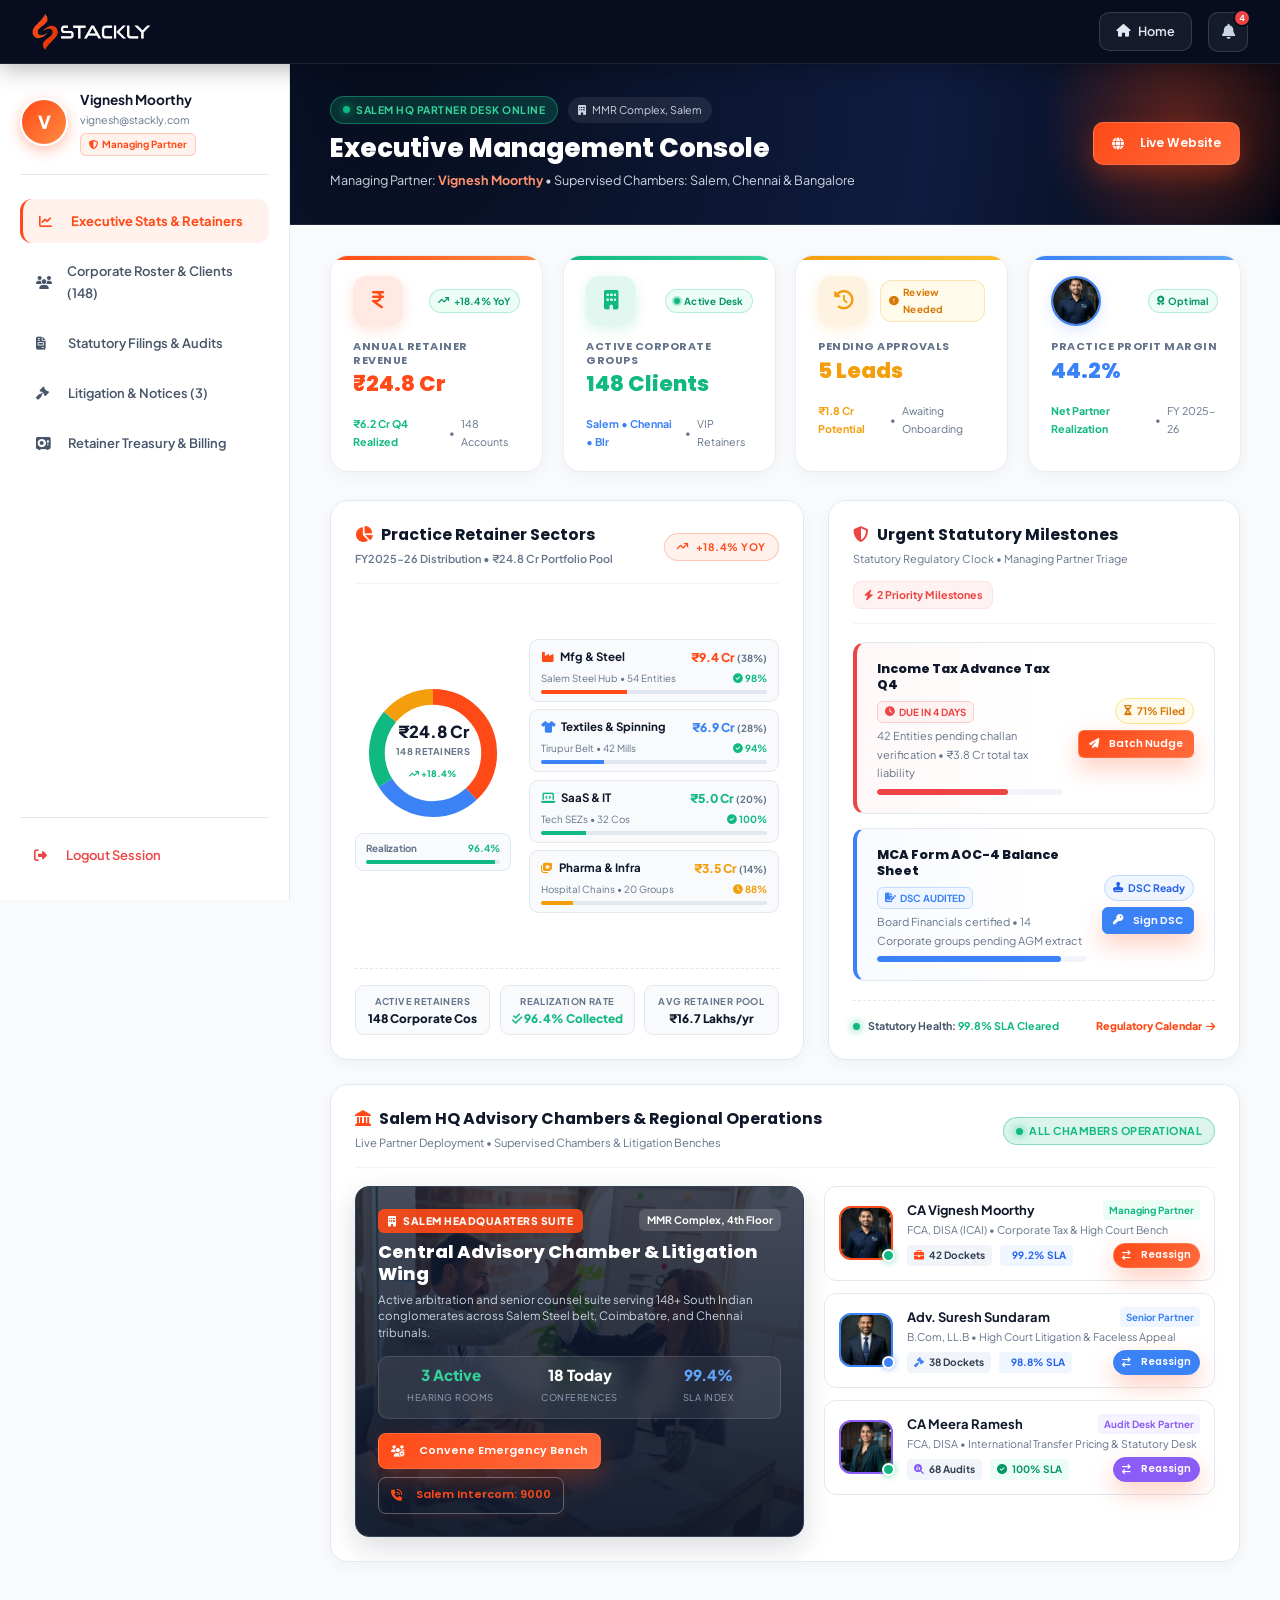
<file: admin-dashboard.html>
<!DOCTYPE html>
<html lang="en">
<head>
    <meta charset="UTF-8">
    <meta name="viewport" content="width=device-width, initial-scale=1.0">
    <title>Admin Dashboard | Stackly Business Solutions - Salem Corporate Advisory</title>
    <link rel="icon" type="image/webp" href="assets/top-logo.webp">
    <link rel="apple-touch-icon" href="assets/top-logo.webp">
    
    
    <link rel="preconnect" href="https://fonts.googleapis.com">
    <link rel="preconnect" href="https://fonts.gstatic.com" crossorigin>
    <link href="https://fonts.googleapis.com/css2?family=Plus+Jakarta+Sans:wght@400;500;600;700;800&family=Poppins:wght@500;600;700;800&display=swap" rel="stylesheet">
    
    <link rel="stylesheet" href="https://cdnjs.cloudflare.com/ajax/libs/font-awesome/6.5.1/css/all.min.css">
    <link rel="stylesheet" href="style.css">
</head>
<body style="background: #f8fafc; min-height: 100vh; display: flex; flex-direction: column; margin: 0; overflow-x: clip;">

  <div id="stackly-preloader" class="stackly-preloader" aria-hidden="true">
    <div class="preloader-backdrop-blur"></div>
    <div class="preloader-content">
      <div class="ball-jump-stage">
        <div class="ball-glow-aura"></div>
        <div class="jumping-ball-wrapper">
          <div class="jumping-ball">
            <span class="ball-specular"></span>
          </div>
        </div>
        <div class="ball-ground">
          <div class="ball-shadow"></div>
          <div class="ground-ripple ground-ripple-1"></div>
          <div class="ground-ripple ground-ripple-2"></div>
          <div class="ground-ripple ground-ripple-3"></div>
          <div class="kinetic-dots">
            <span class="k-dot k-dot-1"></span>
            <span class="k-dot k-dot-2 active"></span>
            <span class="k-dot k-dot-3"></span>
          </div>
        </div>
      </div>
      <div class="preloader-meta">
        <div class="preloader-brand">
          <span class="brand-text">STACKLY</span>
          <span class="brand-badge">SOLUTIONS</span>
        </div>
        <div class="preloader-bar-wrap">
          <div class="preloader-bar" id="preloaderProgressBar"></div>
        </div>
        <div class="preloader-status">
          <span class="status-msg" id="preloaderStatusText">Loading experiences...</span>
          <span class="status-percent" id="preloaderPercent">0%</span>
        </div>
      </div>
    </div>
  </div>

    
    <header class="dash-navbar">
        <div style="display: flex; align-items: center; gap: 14px;">
            <button class="dash-sidebar-toggle" id="dashSidebarToggle" aria-label="Toggle Side Menu" title="Open Navigation Menu">
                <i class="fas fa-bars"></i>
            </button>
            <a href="index.html" class="dash-logo" title="Stackly Business Solutions">
                <img src="assets/logo.webp" alt="Stackly Logo">
            </a>
        </div>

        <div class="dash-nav-actions">
            <a href="index.html" class="dash-home-btn" title="Back to Website">
                <i class="fas fa-home"></i> <span>Home</span>
            </a>
            
            
            <div class="dash-notif-wrap">
                <button class="dash-bell-btn" id="dashBellBtn" title="Partner Action Alerts" aria-label="Partner Action Alerts">
                    <i class="fas fa-bell"></i>
                    <span class="bell-badge-pulse">4</span>
                </button>
                <div class="dash-notif-dropdown" id="dashNotifDropdown">
                    <div class="notif-header">
                        <strong style="font-size: 0.88rem; color: var(--text-dark, #0f172a);">Executive Action Queue (4)</strong>
                        <a href="404.html" style="font-size: 0.72rem; color: var(--primary); font-weight: 700; text-decoration: none;">Clear Queue</a>
                    </div>
                    <div class="notif-body">
                        <a href="404.html" class="notif-item">
                            <i class="fas fa-file-signature" style="color: #f59e0b; font-size: 1.1rem; margin-top: 2px;"></i>
                            <div>
                                <strong style="display: block; font-size: 0.82rem; color: var(--text-dark, #0f172a);">Statutory Audit Sign-Off</strong>
                                <p style="font-size: 0.74rem; color: #64748b; margin: 2px 0 0;">Apex Industrial FY25-26 Form 3CD requires partner signature.</p>
                                <span style="font-size: 0.68rem; color: #94a3b8;">10 minutes ago</span>
                            </div>
                        </a>
                        <a href="404.html" class="notif-item">
                            <i class="fas fa-shield-alt" style="color: #10b981; font-size: 1.1rem; margin-top: 2px;"></i>
                            <div>
                                <strong style="display: block; font-size: 0.82rem; color: var(--text-dark, #0f172a);">GST Sec 73 Notice Triage</strong>
                                <p style="font-size: 0.74rem; color: #64748b; margin: 2px 0 0;">Salem Steel ITC reversal submission drafted for review.</p>
                                <span style="font-size: 0.68rem; color: #94a3b8;">25 minutes ago</span>
                            </div>
                        </a>
                        <a href="404.html" class="notif-item">
                            <i class="fas fa-building" style="color: var(--primary); font-size: 1.1rem; margin-top: 2px;"></i>
                            <div>
                                <strong style="display: block; font-size: 0.82rem; color: var(--text-dark, #0f172a);">New Enterprise Onboarding</strong>
                                <p style="font-size: 0.74rem; color: #64748b; margin: 2px 0 0;">Kaveri Healthcare submitted retainer consultation intake.</p>
                                <span style="font-size: 0.68rem; color: #94a3b8;">1 hour ago</span>
                            </div>
                        </a>
                        <a href="404.html" class="notif-item">
                            <i class="fas fa-receipt" style="color: #3b82f6; font-size: 1.1rem; margin-top: 2px;"></i>
                            <div>
                                <strong style="display: block; font-size: 0.82rem; color: var(--text-dark, #0f172a);">Q3 Retainer Remittance</strong>
                                <p style="font-size: 0.74rem; color: #64748b; margin: 2px 0 0;">₹18,50,000 professional fee received from Deccan Infra.</p>
                                <span style="font-size: 0.68rem; color: #94a3b8;">3 hours ago</span>
                            </div>
                        </a>
                    </div>
                    <div class="notif-footer">
                        <a href="404.html" class="notif-footer-link">View All Notifications <i class="fas fa-arrow-right"></i></a>
                    </div>
                </div>
            </div>
        </div>
    </header>

    
    <div class="dash-sidebar-backdrop" id="dashSidebarBackdrop"></div>

    
    <div class="dash-app-shell">
        
        
        <aside class="dash-sidebar-dock">
            <div>
                
                <div style="display: flex; align-items: center; gap: 12px; margin-bottom: 24px; padding-bottom: 18px; border-bottom: 1px solid #e2e8f0;">
                    <div style="width: 48px; height: 48px; border-radius: 50%; background: linear-gradient(135deg, #ff4a17 0%, #ff8c42 100%); color: #ffffff; display: flex; align-items: center; justify-content: center; font-size: 1.25rem; font-weight: 800; flex-shrink: 0; box-shadow: 0 4px 14px rgba(255, 74, 23, 0.35); border: 2px solid #ffffff;" id="adminAvatar">V</div>
                    <div style="overflow: hidden;">
                        <strong style="display: block; font-size: 0.95rem; color: var(--text-dark, #0f172a); white-space: nowrap; text-overflow: ellipsis; overflow: hidden;" id="sideAdminName">Vignesh Moorthy</strong>
                        <span style="font-size: 0.74rem; color: #64748b; display: block; white-space: nowrap; text-overflow: ellipsis; overflow: hidden;" id="sideAdminEmail">vignesh@stackly.com</span>
                        <span style="font-size: 0.68rem; font-weight: 700; color: var(--primary); background: rgba(255, 74, 23, 0.08); padding: 2px 8px; border-radius: 6px; display: inline-flex; align-items: center; gap: 4px; margin-top: 4px; border: 1px solid rgba(255, 74, 23, 0.25);">
                            <i class="fas fa-shield-alt" style="font-size: 0.65rem;"></i> Managing Partner
                        </span>
                    </div>
                </div>

                
                <ul class="dashboard-sidebar-menu">
                    <li>
                        <a href="javascript:void(0)" class="active" data-tab="statistics">
                            <i class="fas fa-chart-line" style="width: 20px;"></i> Executive Stats &amp; Retainers
                        </a>
                    </li>
                    <li>
                        <a href="javascript:void(0)" data-tab="clients">
                            <i class="fas fa-users" style="width: 20px;"></i> Corporate Roster &amp; Clients (148)
                        </a>
                    </li>
                    <li>
                        <a href="javascript:void(0)" data-tab="filings">
                            <i class="fas fa-file-invoice" style="width: 20px;"></i> Statutory Filings &amp; Audits
                        </a>
                    </li>
                    <li>
                        <a href="javascript:void(0)" data-tab="notices">
                            <i class="fas fa-gavel" style="width: 20px;"></i> Litigation &amp; Notices (3)
                        </a>
                    </li>
                    <li>
                        <a href="javascript:void(0)" data-tab="treasury">
                            <i class="fas fa-vault" style="width: 20px;"></i> Retainer Treasury &amp; Billing
                        </a>
                    </li>
                </ul>
            </div>

            
            <div style="border-top: 1px solid #e2e8f0; padding-top: 16px; margin-top: 20px;">
                <a href="javascript:void(0)" class="dash-logout-trigger" style="display: flex; align-items: center; gap: 12px; color: #ef4444; text-decoration: none; font-weight: 600; font-size: 0.9rem; padding: 10px 14px; border-radius: 10px; transition: all 0.2s ease;">
                    <i class="fas fa-sign-out-alt" style="width: 20px;"></i> Logout Session
                </a>
            </div>
        </aside>

        
        <main class="dash-main-scroll">
            
            
            <div class="dash-title-banner">
                <div class="dash-banner-flex">
                    <div>
                        <div style="display: flex; align-items: center; gap: 10px; margin-bottom: 8px; flex-wrap: wrap;">
                            <span class="dash-status-pill" style="background: rgba(16, 185, 129, 0.2); border: 1px solid rgba(16, 185, 129, 0.5); color: #34d399;">
                                <span class="pulse-indicator-emerald"></span> SALEM HQ PARTNER DESK ONLINE
                            </span>
                            <span style="font-size: 0.74rem; color: #cbd5e1; background: rgba(255,255,255,0.08); padding: 4px 10px; border-radius: 20px;">
                                <i class="fas fa-building" style="margin-right: 4px;"></i> MMR Complex, Salem
                            </span>
                        </div>
                        <h1 style="font-size: 1.8rem; margin: 0 0 6px; font-weight: 800; color: #ffffff;">Executive Management Console</h1>
                        <p style="color: #cbd5e1; font-size: 0.88rem; margin: 0;">Managing Partner: <strong style="color: #ff916e;" id="adminUserName">Vignesh Moorthy</strong> &bull; Supervised Chambers: Salem, Chennai &amp; Bangalore</p>
                    </div>

                    <div>
                        <a href="index.html" class="dtbtn dtbtn-sm" style="border-radius: 10px; padding: 10px 18px; font-size: 0.85rem;">
                            <i class="fas fa-globe" style="margin-right: 6px;"></i> Live Website
                        </a>
                    </div>
                </div>
            </div>

            
            <div class="dash-content-padding">
                
                
                <div class="dash-tab-pane active" id="tab-statistics">
                    
                    
                    <div class="dash-kpi-grid">
                        <div class="dash-kpi-card kpi-tax">
                            <div class="dash-kpi-top-row">
                                <div class="dash-kpi-icon icon-tax"><i class="fas fa-indian-rupee-sign"></i></div>
                                <span class="kpi-badge-pill success"><i class="fas fa-arrow-trend-up"></i> +18.4% YoY</span>
                            </div>
                            <div class="dash-kpi-body">
                                <h5>Annual Retainer Revenue</h5>
                                <h3 style="color: #ff4a17;">₹24.8 Cr</h3>
                            </div>
                            <div class="dash-kpi-footer-sub">
                                <span style="color: #10b981; font-weight: 700;">₹6.2 Cr Q4 Realized</span> &bull; <span>148 Accounts</span>
                            </div>
                        </div>

                        <div class="dash-kpi-card kpi-gst">
                            <div class="dash-kpi-top-row">
                                <div class="dash-kpi-icon icon-gst"><i class="fas fa-building"></i></div>
                                <span class="kpi-badge-pill success"><span class="pulse-dot-green"></span> Active Desk</span>
                            </div>
                            <div class="dash-kpi-body">
                                <h5>Active Corporate Groups</h5>
                                <h3 style="color: #10b981;">148 Clients</h3>
                            </div>
                            <div class="dash-kpi-footer-sub">
                                <span style="color: #3b82f6; font-weight: 700;">Salem &bull; Chennai &bull; Blr</span> &bull; <span>VIP Retainers</span>
                            </div>
                        </div>

                        <div class="dash-kpi-card kpi-advance">
                            <div class="dash-kpi-top-row">
                                <div class="dash-kpi-icon icon-advance"><i class="fas fa-clock-rotate-left"></i></div>
                                <span class="kpi-badge-pill warning"><i class="fas fa-exclamation-circle"></i> Review Needed</span>
                            </div>
                            <div class="dash-kpi-body">
                                <h5>Pending Approvals</h5>
                                <h3 style="color: #f59e0b;">5 Leads</h3>
                            </div>
                            <div class="dash-kpi-footer-sub">
                                <span style="color: #f59e0b; font-weight: 700;">₹1.8 Cr Potential</span> &bull; <span>Awaiting Onboarding</span>
                            </div>
                        </div>

                        <div class="dash-kpi-card kpi-partner">
                            <div class="dash-kpi-top-row">
                                <div class="dash-kpi-icon icon-partner">
                                    <img src="assets/team_vignesh.webp" alt="CA Vignesh Moorthy" title="Senior Partner CA Vignesh Moorthy">
                                </div>
                                <span class="kpi-badge-pill success"><i class="fas fa-award"></i> Optimal</span>
                            </div>
                            <div class="dash-kpi-body">
                                <h5>Practice Profit Margin</h5>
                                <h3 style="color: #3b82f6;">44.2%</h3>
                            </div>
                            <div class="dash-kpi-footer-sub">
                                <span style="color: #10b981; font-weight: 700;">Net Partner Realization</span> &bull; <span>FY 2025-26</span>
                            </div>
                        </div>
                    </div>

                    
                    <div class="dash-grid-2col" style="margin-bottom: 24px;">
                        
                        
                        <div class="dash-card-box" style="margin-bottom: 0;">
                            <div class="dash-card-box-header">
                                <div>
                                    <h4 style="display: flex; align-items: center; gap: 8px;">
                                        <i class="fas fa-chart-pie" style="color: var(--primary);"></i> Practice Retainer Sectors
                                    </h4>
                                    <span style="font-size: 0.76rem; color: #64748b; font-weight: 600;">FY2025-26 Distribution &bull; ₹24.8 Cr Portfolio Pool</span>
                                </div>
                                <span class="dash-status-pill" style="background: rgba(255, 74, 23, 0.08); border: 1px solid rgba(255, 74, 23, 0.25); color: var(--primary); font-size: 0.72rem;">
                                    <i class="fas fa-arrow-trend-up"></i> +18.4% YoY
                                </span>
                            </div>

                            <div class="admin-sectors-layout">
                                
                                <div class="admin-donut-column">
                                    <div class="admin-donut-wrapper">
                                        <svg class="admin-donut-svg" viewBox="0 0 100 100">
                                            <circle cx="50" cy="50" r="39" fill="none" stroke="#f1f5f9" stroke-width="11" />
                                            <circle cx="50" cy="50" r="39" fill="none" stroke="#ff4a17" stroke-width="11" stroke-dasharray="93.1 245" stroke-dashoffset="0" />
                                            <circle cx="50" cy="50" r="39" fill="none" stroke="#3b82f6" stroke-width="11" stroke-dasharray="68.6 245" stroke-dashoffset="-93.1" />
                                            <circle cx="50" cy="50" r="39" fill="none" stroke="#10b981" stroke-width="11" stroke-dasharray="49.0 245" stroke-dashoffset="-161.7" />
                                            <circle cx="50" cy="50" r="39" fill="none" stroke="#f59e0b" stroke-width="11" stroke-dasharray="34.3 245" stroke-dashoffset="-210.7" />
                                        </svg>
                                        <div class="admin-donut-center">
                                            <span class="admin-donut-center-val">₹24.8 Cr</span>
                                            <span class="admin-donut-center-lbl">148 Retainers</span>
                                            <span class="admin-donut-center-growth"><i class="fas fa-arrow-trend-up"></i> +18.4%</span>
                                        </div>
                                    </div>
                                    <div class="admin-donut-sub-chip">
                                        <div style="display: flex; justify-content: space-between; font-size: 0.68rem; font-weight: 700; margin-bottom: 3px;">
                                            <span style="color: #64748b;">Realization</span>
                                            <span style="color: #10b981;">96.4%</span>
                                        </div>
                                        <div style="height: 4px; background: #e2e8f0; border-radius: 2px; overflow: hidden;">
                                            <div style="width: 96.4%; height: 100%; background: #10b981;"></div>
                                        </div>
                                    </div>
                                </div>

                                
                                <div class="admin-sector-list">
                                    <div class="admin-sector-row">
                                        <div class="admin-sector-row-top">
                                            <span class="admin-sector-row-title"><i class="fas fa-industry" style="color: #ff4a17;"></i> Mfg &amp; Steel</span>
                                            <strong class="admin-sector-row-amount" style="color: #ff4a17;">₹9.4 Cr <span style="font-size: 0.68rem; color: #64748b; font-weight: 700;">(38%)</span></strong>
                                        </div>
                                        <div class="admin-sector-row-meta">
                                            <span>Salem Steel Hub &bull; 54 Entities</span>
                                            <span style="color: #10b981; font-weight: 700;"><i class="fas fa-check-circle"></i> 98%</span>
                                        </div>
                                        <div class="admin-sector-meter-bar"><div style="width: 38%; height: 100%; background: #ff4a17;"></div></div>
                                    </div>

                                    <div class="admin-sector-row">
                                        <div class="admin-sector-row-top">
                                            <span class="admin-sector-row-title"><i class="fas fa-shirt" style="color: #3b82f6;"></i> Textiles &amp; Spinning</span>
                                            <strong class="admin-sector-row-amount" style="color: #3b82f6;">₹6.9 Cr <span style="font-size: 0.68rem; color: #64748b; font-weight: 700;">(28%)</span></strong>
                                        </div>
                                        <div class="admin-sector-row-meta">
                                            <span>Tirupur Belt &bull; 42 Mills</span>
                                            <span style="color: #10b981; font-weight: 700;"><i class="fas fa-check-circle"></i> 94%</span>
                                        </div>
                                        <div class="admin-sector-meter-bar"><div style="width: 28%; height: 100%; background: #3b82f6;"></div></div>
                                    </div>

                                    <div class="admin-sector-row">
                                        <div class="admin-sector-row-top">
                                            <span class="admin-sector-row-title"><i class="fas fa-laptop-code" style="color: #10b981;"></i> SaaS &amp; IT</span>
                                            <strong class="admin-sector-row-amount" style="color: #10b981;">₹5.0 Cr <span style="font-size: 0.68rem; color: #64748b; font-weight: 700;">(20%)</span></strong>
                                        </div>
                                        <div class="admin-sector-row-meta">
                                            <span>Tech SEZs &bull; 32 Cos</span>
                                            <span style="color: #10b981; font-weight: 700;"><i class="fas fa-check-circle"></i> 100%</span>
                                        </div>
                                        <div class="admin-sector-meter-bar"><div style="width: 20%; height: 100%; background: #10b981;"></div></div>
                                    </div>

                                    <div class="admin-sector-row">
                                        <div class="admin-sector-row-top">
                                            <span class="admin-sector-row-title"><i class="fas fa-notes-medical" style="color: #f59e0b;"></i> Pharma &amp; Infra</span>
                                            <strong class="admin-sector-row-amount" style="color: #f59e0b;">₹3.5 Cr <span style="font-size: 0.68rem; color: #64748b; font-weight: 700;">(14%)</span></strong>
                                        </div>
                                        <div class="admin-sector-row-meta">
                                            <span>Hospital Chains &bull; 20 Groups</span>
                                            <span style="color: #f59e0b; font-weight: 700;"><i class="fas fa-clock"></i> 88%</span>
                                        </div>
                                        <div class="admin-sector-meter-bar"><div style="width: 14%; height: 100%; background: #f59e0b;"></div></div>
                                    </div>
                                </div>
                            </div>

                            
                            <div class="admin-sectors-bottom-bar">
                                <div class="admin-sec-telem-chip">
                                    <span class="admin-sec-telem-lbl">Active Retainers</span>
                                    <strong class="admin-sec-telem-val">148 Corporate Cos</strong>
                                </div>
                                <div class="admin-sec-telem-chip">
                                    <span class="admin-sec-telem-lbl">Realization Rate</span>
                                    <strong class="admin-sec-telem-val" style="color: #10b981;"><i class="fas fa-check-double"></i> 96.4% Collected</strong>
                                </div>
                                <div class="admin-sec-telem-chip">
                                    <span class="admin-sec-telem-lbl">Avg Retainer Pool</span>
                                    <strong class="admin-sec-telem-val">₹16.7 Lakhs/yr</strong>
                                </div>
                            </div>
                        </div>

                        
                        <div class="dash-card-box" style="margin-bottom: 0;">
                            <div class="dash-card-box-header">
                                <div>
                                    <h4 style="display: flex; align-items: center; gap: 8px;">
                                        <i class="fas fa-shield-halved" style="color: #ef4444;"></i> Urgent Statutory Milestones
                                    </h4>
                                    <span style="font-size: 0.76rem; color: #64748b;">Statutory Regulatory Clock &bull; Managing Partner Triage</span>
                                </div>
                                <span style="font-size: 0.74rem; color: #ef4444; font-weight: 700; background: #fef2f2; padding: 4px 10px; border-radius: 8px; border: 1px solid #fee2e2; display: inline-flex; align-items: center; gap: 4px;">
                                    <i class="fas fa-bolt"></i> 2 Priority Milestones
                                </span>
                            </div>

                            <div class="admin-milestone-list">
                                
                                <div class="admin-milestone-card urgent-critical">
                                    <div class="admin-milestone-body">
                                        <div class="admin-milestone-top">
                                            <h5 class="admin-milestone-title">Income Tax Advance Tax Q4</h5>
                                            <span class="admin-milestone-badge" style="background: #fef2f2; color: #ef4444; border: 1px solid #fecaca;">
                                                <i class="fas fa-clock"></i> DUE IN 4 DAYS
                                            </span>
                                        </div>
                                        <p class="admin-milestone-desc">42 Entities pending challan verification &bull; ₹3.8 Cr total tax liability</p>
                                        <div class="admin-milestone-progress">
                                            <div style="width: 71%; height: 100%; background: #ef4444; border-radius: 4px;"></div>
                                        </div>
                                    </div>
                                    <div class="admin-milestone-actions">
                                        <span class="status-badge-modern warning" style="font-size: 0.72rem; padding: 3px 8px;">
                                            <i class="fas fa-hourglass-half"></i> 71% Filed
                                        </span>
                                        <a href="404.html" class="dtbtn dtbtn-sm" style="font-size: 0.72rem; padding: 4px 10px; text-decoration: none; border-radius: 6px;">
                                            <i class="fas fa-paper-plane"></i> Batch Nudge
                                        </a>
                                    </div>
                                </div>

                                
                                <div class="admin-milestone-card urgent-info">
                                    <div class="admin-milestone-body">
                                        <div class="admin-milestone-top">
                                            <h5 class="admin-milestone-title">MCA Form AOC-4 Balance Sheet</h5>
                                            <span class="admin-milestone-badge" style="background: #eff6ff; color: #3b82f6; border: 1px solid #bfdbfe;">
                                                <i class="fas fa-file-signature"></i> DSC AUDITED
                                            </span>
                                        </div>
                                        <p class="admin-milestone-desc">Board Financials certified &bull; 14 Corporate groups pending AGM extract</p>
                                        <div class="admin-milestone-progress">
                                            <div style="width: 88%; height: 100%; background: #3b82f6; border-radius: 4px;"></div>
                                        </div>
                                    </div>
                                    <div class="admin-milestone-actions">
                                        <span class="status-badge-modern info" style="font-size: 0.72rem; padding: 3px 8px;">
                                            <i class="fas fa-stamp"></i> DSC Ready
                                        </span>
                                        <a href="404.html" class="dtbtn dtbtn-sm" style="font-size: 0.72rem; padding: 4px 10px; text-decoration: none; border-radius: 6px; background: #3b82f6; border-color: #3b82f6;">
                                            <i class="fas fa-key"></i> Sign DSC
                                        </a>
                                    </div>
                                </div>
                            </div>

                            
                            <div class="admin-milestone-bottom-bar">
                                <div style="display: flex; align-items: center; gap: 8px;">
                                    <span class="pulse-indicator-emerald"></span>
                                    <span style="font-size: 0.74rem; color: #475569; font-weight: 700;">Statutory Health: <strong style="color: #10b981;">99.8% SLA Cleared</strong></span>
                                </div>
                                <a href="404.html" style="font-size: 0.74rem; font-weight: 800; color: var(--primary); text-decoration: none; display: inline-flex; align-items: center; gap: 4px;">
                                    Regulatory Calendar <i class="fas fa-arrow-right"></i>
                                </a>
                            </div>
                        </div>

                    </div>

                    
                    <div class="dash-card-box" style="margin-bottom: 24px;">
                        <div class="dash-card-box-header">
                            <div>
                                <h4 style="display: flex; align-items: center; gap: 8px;">
                                    <i class="fas fa-landmark" style="color: var(--primary);"></i> Salem HQ Advisory Chambers &amp; Regional Operations
                                </h4>
                                <span style="font-size: 0.78rem; color: #64748b;">Live Partner Deployment &bull; Supervised Chambers &amp; Litigation Benches</span>
                            </div>
                            <span class="dash-status-pill" style="background: rgba(16, 185, 129, 0.15); border: 1px solid rgba(16, 185, 129, 0.4); color: #10b981; font-size: 0.75rem;">
                                <span class="pulse-indicator-emerald"></span> ALL CHAMBERS OPERATIONAL
                            </span>
                        </div>

                        <div class="admin-chambers-deck">
                            
                            
                            <div class="admin-facility-card">
                                <img src="assets/contact-meeting.webp" alt="Salem HQ Boardroom Chambers" class="admin-facility-bg">
                                <div class="admin-facility-content">
                                    <div>
                                        <div style="display: flex; justify-content: space-between; align-items: flex-start; margin-bottom: 8px; flex-wrap: wrap; gap: 6px;">
                                            <span style="font-size: 0.72rem; background: rgba(255, 74, 23, 0.9); color: #fff; padding: 3px 10px; border-radius: 6px; font-weight: 800; letter-spacing: 0.5px;">
                                                <i class="fas fa-building" style="margin-right: 4px;"></i> SALEM HEADQUARTERS SUITE
                                            </span>
                                            <span style="font-size: 0.72rem; background: rgba(255,255,255,0.15); color: #fff; padding: 2px 8px; border-radius: 6px; font-weight: 700; backdrop-filter: blur(4px);">
                                                MMR Complex, 4th Floor
                                            </span>
                                        </div>
                                        <h3 style="font-size: 1.25rem; font-weight: 800; color: #ffffff; margin: 0 0 6px;">
                                            Central Advisory Chamber &amp; Litigation Wing
                                        </h3>
                                        <p style="font-size: 0.8rem; color: #cbd5e1; line-height: 1.45; margin: 0;">
                                            Active arbitration and senior counsel suite serving 148+ South Indian conglomerates across Salem Steel belt, Coimbatore, and Chennai tribunals.
                                        </p>
                                    </div>

                                    
                                    <div class="admin-facility-telemetry">
                                        <div class="admin-telem-item">
                                            <span class="admin-telem-val" style="color: #34d399;">3 Active</span>
                                            <span class="admin-telem-lbl">Hearing Rooms</span>
                                        </div>
                                        <div class="admin-telem-item">
                                            <span class="admin-telem-val">18 Today</span>
                                            <span class="admin-telem-lbl">Conferences</span>
                                        </div>
                                        <div class="admin-telem-item">
                                            <span class="admin-telem-val" style="color: #60a5fa;">99.4%</span>
                                            <span class="admin-telem-lbl">SLA Index</span>
                                        </div>
                                    </div>

                                    
                                    <div class="admin-facility-actions" style="display: flex; gap: 8px; flex-wrap: wrap;">
                                        <a href="404.html" class="dtbtn dtbtn-sm" style="text-align: center; text-decoration: none; font-size: 0.76rem; padding: 8px 12px; border-radius: 8px;">
                                            <i class="fas fa-users-gear" style="margin-right: 4px;"></i> Convene Emergency Bench
                                        </a>
                                        <a href="404.html" class="dtbtn dtbtn-outline dtbtn-sm" style="text-align: center; text-decoration: none; font-size: 0.76rem; padding: 8px 12px; color: #ffffff; border-color: rgba(255,255,255,0.3); border-radius: 8px;">
                                            <i class="fas fa-phone-volume" style="margin-right: 4px;"></i> Salem Intercom: 9000
                                        </a>
                                    </div>
                                </div>
                            </div>

                            
                            <div class="admin-partner-deck-list">
                                
                                
                                <div class="admin-partner-strip">
                                    <div class="admin-partner-avatar-wrap">
                                        <img src="assets/team_vignesh.webp" alt="CA Vignesh Moorthy" style="border: 2px solid var(--primary);">
                                        <span class="admin-partner-live-dot" title="Active on Direct Tax Bench"></span>
                                    </div>
                                    <div class="admin-partner-info">
                                        <div style="display: flex; justify-content: space-between; align-items: center; flex-wrap: wrap; gap: 4px;">
                                            <strong style="font-size: 0.9rem; color: #0f172a;">CA Vignesh Moorthy</strong>
                                            <span style="font-size: 0.68rem; color: #10b981; background: #ecfdf5; padding: 2px 6px; border-radius: 4px; font-weight: 700;">Managing Partner</span>
                                        </div>
                                        <div style="font-size: 0.74rem; color: #64748b; margin-bottom: 4px;">FCA, DISA (ICAI) &bull; Corporate Tax &amp; High Court Bench</div>
                                        <div class="admin-partner-meta-chips">
                                            <span style="font-size: 0.7rem; background: #f1f5f9; color: #334155; padding: 2px 7px; border-radius: 4px; font-weight: 700;">
                                                <i class="fas fa-briefcase" style="color: #ff4a17; margin-right: 3px;"></i> 42 Dockets
                                            </span>
                                            <span style="font-size: 0.7rem; background: #eff6ff; color: #2563eb; padding: 2px 7px; border-radius: 4px; font-weight: 700;">
                                                <i class="fas fa-shield-check" style="margin-right: 3px;"></i> 99.2% SLA
                                            </span>
                                            <a href="404.html" class="dtbtn dtbtn-sm" style="font-size: 0.68rem; padding: 3px 8px; text-decoration: none; margin-left: auto;">
                                                <i class="fas fa-arrow-right-arrow-left"></i> Reassign
                                            </a>
                                        </div>
                                    </div>
                                </div>

                                
                                <div class="admin-partner-strip">
                                    <div class="admin-partner-avatar-wrap">
                                        <img src="assets/team_suresh.webp" alt="Adv. Suresh Sundaram" style="border: 2px solid #3b82f6;">
                                        <span class="admin-partner-live-dot" style="background: #3b82f6; box-shadow: 0 0 6px rgba(59, 130, 246, 0.6);" title="In NFAC Court Session"></span>
                                    </div>
                                    <div class="admin-partner-info">
                                        <div style="display: flex; justify-content: space-between; align-items: center; flex-wrap: wrap; gap: 4px;">
                                            <strong style="font-size: 0.9rem; color: #0f172a;">Adv. Suresh Sundaram</strong>
                                            <span style="font-size: 0.68rem; color: #3b82f6; background: #eff6ff; padding: 2px 6px; border-radius: 4px; font-weight: 700;">Senior Partner</span>
                                        </div>
                                        <div style="font-size: 0.74rem; color: #64748b; margin-bottom: 4px;">B.Com, LL.B &bull; High Court Litigation &amp; Faceless Appeal</div>
                                        <div class="admin-partner-meta-chips">
                                            <span style="font-size: 0.7rem; background: #f1f5f9; color: #334155; padding: 2px 7px; border-radius: 4px; font-weight: 700;">
                                                <i class="fas fa-gavel" style="color: #3b82f6; margin-right: 3px;"></i> 38 Dockets
                                            </span>
                                            <span style="font-size: 0.7rem; background: #eff6ff; color: #2563eb; padding: 2px 7px; border-radius: 4px; font-weight: 700;">
                                                <i class="fas fa-shield-check" style="margin-right: 3px;"></i> 98.8% SLA
                                            </span>
                                            <a href="404.html" class="dtbtn dtbtn-sm" style="font-size: 0.68rem; padding: 3px 8px; text-decoration: none; background: #3b82f6; border-color: #3b82f6; margin-left: auto;">
                                                <i class="fas fa-arrow-right-arrow-left"></i> Reassign
                                            </a>
                                        </div>
                                    </div>
                                </div>

                                
                                <div class="admin-partner-strip">
                                    <div class="admin-partner-avatar-wrap">
                                        <img src="assets/team_deepika.webp" alt="CA Meera Ramesh" style="border: 2px solid #8b5cf6;">
                                        <span class="admin-partner-live-dot" title="Available for Audit Strategy"></span>
                                    </div>
                                    <div class="admin-partner-info">
                                        <div style="display: flex; justify-content: space-between; align-items: center; flex-wrap: wrap; gap: 4px;">
                                            <strong style="font-size: 0.9rem; color: #0f172a;">CA Meera Ramesh</strong>
                                            <span style="font-size: 0.68rem; color: #8b5cf6; background: #f5f3ff; padding: 2px 6px; border-radius: 4px; font-weight: 700;">Audit Desk Partner</span>
                                        </div>
                                        <div style="font-size: 0.74rem; color: #64748b; margin-bottom: 4px;">FCA, DISA &bull; International Transfer Pricing &amp; Statutory Desk</div>
                                        <div class="admin-partner-meta-chips">
                                            <span style="font-size: 0.7rem; background: #f1f5f9; color: #334155; padding: 2px 7px; border-radius: 4px; font-weight: 700;">
                                                <i class="fas fa-magnifying-glass-chart" style="color: #8b5cf6; margin-right: 3px;"></i> 68 Audits
                                            </span>
                                            <span style="font-size: 0.7rem; background: #ecfdf5; color: #059669; padding: 2px 7px; border-radius: 4px; font-weight: 700;">
                                                <i class="fas fa-circle-check" style="margin-right: 3px;"></i> 100% SLA
                                            </span>
                                            <a href="404.html" class="dtbtn dtbtn-sm" style="font-size: 0.68rem; padding: 3px 8px; text-decoration: none; background: #8b5cf6; border-color: #8b5cf6; margin-left: auto;">
                                                <i class="fas fa-arrow-right-arrow-left"></i> Reassign
                                            </a>
                                        </div>
                                    </div>
                                </div>

                            </div>

                        </div>
                    </div>

                </div>

                
                <div class="dash-tab-pane" id="tab-clients">
                    <div class="dash-card-box">
                        <div class="dash-card-box-header">
                            <div>
                                <h4 style="display: flex; align-items: center; gap: 8px;">
                                    <i class="fas fa-building-user" style="color: var(--primary);"></i> Corporate Enterprise Portfolio &bull; 148 Retainers
                                </h4>
                                <span style="font-size: 0.78rem; color: #64748b;">Centralized Managing Partner Oversight &bull; Retainer Health &amp; Onboarding Approvals</span>
                            </div>
                            <div class="dash-card-header-actions" style="display: flex; gap: 10px; align-items: center; flex-wrap: wrap;">
                                <div class="dash-header-search" style="position: relative;">
                                    <input type="text" id="table-search-input" class="form-input" placeholder="Search client name, CIN or sector..." style="padding: 9px 14px 9px 34px; font-size: 0.82rem; border-radius: 8px;">
                                    <i class="fas fa-search" style="position: absolute; left: 12px; top: 50%; transform: translateY(-50%); color: #94a3b8; font-size: 0.8rem;"></i>
                                </div>
                                <a href="404.html" class="dtbtn dtbtn-sm" style="text-decoration: none; padding: 9px 14px; font-size: 0.8rem; border-radius: 8px;">
                                    <i class="fas fa-plus-circle" style="margin-right: 4px;"></i> Onboard Enterprise
                                </a>
                            </div>
                        </div>

                        
                        <div class="admin-client-header-bar" style="margin-bottom: 14px; padding-bottom: 12px; border-bottom: 1px dashed #e2e8f0;">
                            <div class="admin-filter-pill-group">
                                <span class="admin-filter-pill active"><i class="fas fa-list-check"></i> All Clients (148)</span>
                                <span class="admin-filter-pill"><i class="fas fa-industry"></i> Heavy Eng (38)</span>
                                <span class="admin-filter-pill"><i class="fas fa-shirt"></i> Textiles (42)</span>
                                <span class="admin-filter-pill"><i class="fas fa-laptop-code"></i> Tech &amp; SaaS (34)</span>
                                <span class="admin-filter-pill"><i class="fas fa-notes-medical"></i> Pharma (24)</span>
                                <span class="admin-filter-pill" style="color: #ef4444; border-color: #fee2e2; background: #fef2f2;"><i class="fas fa-triangle-exclamation"></i> Action Required (5)</span>
                            </div>
                            <span style="font-size: 0.75rem; color: #64748b; font-weight: 600;">
                                Total Practice Yield: <strong style="color: var(--primary);">₹24.8 Cr</strong>
                            </span>
                        </div>

                        <div class="table-responsive-container" style="overflow-x: auto;">
                            <table class="modern-data-table admin-client-table">
                                <thead>
                                    <tr>
                                        <th>Corporate Enterprise &amp; CIN</th>
                                        <th>Sector &amp; Tier</th>
                                        <th>Annual Retainer &amp; Realization</th>
                                        <th>Assigned Partner Bench</th>
                                        <th>Statutory Compliance Index</th>
                                        <th style="text-align: right;">Executive Action</th>
                                    </tr>
                                </thead>
                                <tbody>
                                    <tr>
                                        <td>
                                            <div style="display: flex; align-items: center; gap: 12px;">
                                                <div class="admin-client-avatar-box">
                                                    <img src="assets/client_david.webp" alt="Apex Industrial Solutions Ltd">
                                                </div>
                                                <div>
                                                    <div style="display: flex; align-items: center; gap: 6px; flex-wrap: wrap;">
                                                        <strong class="client-name" style="color: var(--text-dark, #0f172a); font-size: 0.92rem;">Apex Industrial Solutions Ltd</strong>
                                                        <span class="admin-client-tag" style="background: #0f172a; color: #ffffff;">HQ</span>
                                                    </div>
                                                    <div style="font-size: 0.72rem; color: #64748b; display: flex; gap: 6px; align-items: center; margin-top: 2px;">
                                                        <span>CIN: U29253TZ2012PLC018244</span>
                                                        <span>&bull;</span>
                                                        <span style="color: #0284c7; font-weight: 600;">GSTIN: 33AAACA9012</span>
                                                    </div>
                                                </div>
                                            </div>
                                        </td>
                                        <td>
                                            <span style="font-size: 0.76rem; font-weight: 700; color: #ff4a17; background: rgba(255, 74, 23, 0.08); padding: 3px 8px; border-radius: 6px; display: inline-flex; align-items: center; gap: 4px;">
                                                <i class="fas fa-industry"></i> Heavy Eng
                                            </span>
                                            <div style="font-size: 0.7rem; color: #64748b; margin-top: 2px;">Tier 1 Platinum Group</div>
                                        </td>
                                        <td>
                                            <div style="font-size: 0.94rem; font-weight: 800; color: #0f172a;">₹18,00,000 <span style="font-size: 0.72rem; color: #64748b; font-weight: 600;">/ yr</span></div>
                                            <div style="display: flex; align-items: center; gap: 6px; margin-top: 2px;">
                                                <div style="width: 60px; height: 5px; background: #f1f5f9; border-radius: 3px; overflow: hidden;">
                                                    <div style="width: 100%; height: 100%; background: #10b981;"></div>
                                                </div>
                                                <span style="font-size: 0.68rem; color: #10b981; font-weight: 700;">100% Realized</span>
                                            </div>
                                        </td>
                                        <td>
                                            <div style="display: flex; align-items: center; gap: 8px;">
                                                <div style="width: 30px; height: 30px; border-radius: 50%; background: #0284c7; color: #fff; display: flex; align-items: center; justify-content: center; font-size: 0.78rem; font-weight: 800; flex-shrink: 0;">A</div>
                                                <div>
                                                    <strong style="font-size: 0.82rem; color: #0f172a; display: block;">Anandha Krishnan</strong>
                                                    <span style="font-size: 0.68rem; color: #64748b;">Direct Tax Desk</span>
                                                </div>
                                            </div>
                                        </td>
                                        <td>
                                            <span class="status-badge-modern success"><i class="fas fa-shield-check"></i> Active Retainer</span>
                                            <div style="font-size: 0.68rem; color: #10b981; margin-top: 2px; font-weight: 600;">100% Tax Compliant</div>
                                        </td>
                                        <td style="text-align: right;">
                                            <div style="display: inline-flex; gap: 6px;">
                                                <a href="404.html" class="download-report-btn dtbtn dtbtn-sm" style="padding: 5px 10px; font-size: 0.74rem; text-decoration: none; border-radius: 6px;" title="Client Dossier">
                                                    <i class="fas fa-file-pdf"></i> Dossier
                                                </a>
                                                <a href="404.html" class="dtbtn dtbtn-outline dtbtn-sm" style="padding: 5px 8px; font-size: 0.74rem; text-decoration: none; border-radius: 6px;" title="Partner Audit Trail">
                                                    <i class="fas fa-clock-rotate-left"></i>
                                                </a>
                                            </div>
                                        </td>
                                    </tr>

                                    <tr>
                                        <td>
                                            <div style="display: flex; align-items: center; gap: 12px;">
                                                <div class="admin-client-avatar-box">
                                                    <img src="assets/client_sarah.webp" alt="Salem Textiles &amp; Spinners Group">
                                                </div>
                                                <div>
                                                    <div style="display: flex; align-items: center; gap: 6px; flex-wrap: wrap;">
                                                        <strong class="client-name" style="color: var(--text-dark, #0f172a); font-size: 0.92rem;">Salem Textiles &amp; Spinners Group</strong>
                                                        <span class="admin-client-tag" style="background: #3b82f6; color: #ffffff;">EXPORT</span>
                                                    </div>
                                                    <div style="font-size: 0.72rem; color: #64748b; display: flex; gap: 6px; align-items: center; margin-top: 2px;">
                                                        <span>CIN: U17111TZ2008PLC014112</span>
                                                        <span>&bull;</span>
                                                        <span style="color: #0284c7; font-weight: 600;">4 Export Mills</span>
                                                    </div>
                                                </div>
                                            </div>
                                        </td>
                                        <td>
                                            <span style="font-size: 0.76rem; font-weight: 700; color: #3b82f6; background: #eff6ff; padding: 3px 8px; border-radius: 6px; display: inline-flex; align-items: center; gap: 4px;">
                                                <i class="fas fa-shirt"></i> Garments &amp; Export
                                            </span>
                                            <div style="font-size: 0.7rem; color: #64748b; margin-top: 2px;">Diamond Retainer</div>
                                        </td>
                                        <td>
                                            <div style="font-size: 0.94rem; font-weight: 800; color: #0f172a;">₹24,00,000 <span style="font-size: 0.72rem; color: #64748b; font-weight: 600;">/ yr</span></div>
                                            <div style="display: flex; align-items: center; gap: 6px; margin-top: 2px;">
                                                <div style="width: 60px; height: 5px; background: #f1f5f9; border-radius: 3px; overflow: hidden;">
                                                    <div style="width: 92%; height: 100%; background: #3b82f6;"></div>
                                                </div>
                                                <span style="font-size: 0.68rem; color: #3b82f6; font-weight: 700;">92% Realized</span>
                                            </div>
                                        </td>
                                        <td>
                                            <div style="display: flex; align-items: center; gap: 8px;">
                                                <img src="assets/team_vignesh.webp" alt="Vignesh" style="width: 30px; height: 30px; border-radius: 50%; object-fit: cover; border: 1.5px solid #3b82f6;">
                                                <div>
                                                    <strong style="font-size: 0.82rem; color: #0f172a; display: block;">Vignesh Moorthy</strong>
                                                    <span style="font-size: 0.68rem; color: #64748b;">Managing Partner</span>
                                                </div>
                                            </div>
                                        </td>
                                        <td>
                                            <span class="status-badge-modern success"><i class="fas fa-shield-check"></i> Active Retainer</span>
                                            <div style="font-size: 0.68rem; color: #d97706; margin-top: 2px; font-weight: 600;">Advance Tax T-4 Days</div>
                                        </td>
                                        <td style="text-align: right;">
                                            <div style="display: inline-flex; gap: 6px;">
                                                <a href="404.html" class="download-report-btn dtbtn dtbtn-sm" style="padding: 5px 10px; font-size: 0.74rem; text-decoration: none; border-radius: 6px;" title="Client Dossier">
                                                    <i class="fas fa-file-pdf"></i> Dossier
                                                </a>
                                                <a href="404.html" class="dtbtn dtbtn-outline dtbtn-sm" style="padding: 5px 8px; font-size: 0.74rem; text-decoration: none; border-radius: 6px;" title="Partner Audit Trail">
                                                    <i class="fas fa-clock-rotate-left"></i>
                                                </a>
                                            </div>
                                        </td>
                                    </tr>

                                    <tr>
                                        <td>
                                            <div style="display: flex; align-items: center; gap: 12px;">
                                                <div class="admin-client-avatar-box">
                                                    <img src="assets/client_elena.webp" alt="Kaveri Meditech Healthcare">
                                                </div>
                                                <div>
                                                    <div style="display: flex; align-items: center; gap: 6px; flex-wrap: wrap;">
                                                        <strong class="client-name" style="color: var(--text-dark, #0f172a); font-size: 0.92rem;">Kaveri Meditech Healthcare</strong>
                                                        <span class="admin-client-tag" style="background: #059669; color: #ffffff;">MEDITECH</span>
                                                    </div>
                                                    <div style="font-size: 0.72rem; color: #64748b; display: flex; gap: 6px; align-items: center; margin-top: 2px;">
                                                        <span>CIN: U85110TZ2016PTC022419</span>
                                                        <span>&bull;</span>
                                                        <span style="color: #0284c7; font-weight: 600;">8 Hospitals</span>
                                                    </div>
                                                </div>
                                            </div>
                                        </td>
                                        <td>
                                            <span style="font-size: 0.76rem; font-weight: 700; color: #059669; background: #ecfdf5; padding: 3px 8px; border-radius: 6px; display: inline-flex; align-items: center; gap: 4px;">
                                                <i class="fas fa-notes-medical"></i> Pharmaceuticals
                                            </span>
                                            <div style="font-size: 0.7rem; color: #64748b; margin-top: 2px;">Corporate Healthcare Suite</div>
                                        </td>
                                        <td>
                                            <div style="font-size: 0.94rem; font-weight: 800; color: #0f172a;">₹15,50,000 <span style="font-size: 0.72rem; color: #64748b; font-weight: 600;">/ yr</span></div>
                                            <div style="display: flex; align-items: center; gap: 6px; margin-top: 2px;">
                                                <div style="width: 60px; height: 5px; background: #f1f5f9; border-radius: 3px; overflow: hidden;">
                                                    <div style="width: 85%; height: 100%; background: #059669;"></div>
                                                </div>
                                                <span style="font-size: 0.68rem; color: #059669; font-weight: 700;">85% Realized</span>
                                            </div>
                                        </td>
                                        <td>
                                            <div style="display: flex; align-items: center; gap: 8px;">
                                                <img src="assets/team_priya.webp" alt="Priya" style="width: 30px; height: 30px; border-radius: 50%; object-fit: cover; border: 1.5px solid #10b981;">
                                                <div>
                                                    <strong style="font-size: 0.82rem; color: #0f172a; display: block;">Priya Krishnan</strong>
                                                    <span style="font-size: 0.68rem; color: #64748b;">Statutory Audit Lead</span>
                                                </div>
                                            </div>
                                        </td>
                                        <td>
                                            <span class="status-badge-modern info"><i class="fas fa-spinner fa-spin"></i> Under Audit</span>
                                            <div style="font-size: 0.68rem; color: #2563eb; margin-top: 2px; font-weight: 600;">Form 3CD In Verification</div>
                                        </td>
                                        <td style="text-align: right;">
                                            <div style="display: inline-flex; gap: 6px;">
                                                <a href="404.html" class="download-report-btn dtbtn dtbtn-sm" style="padding: 5px 10px; font-size: 0.74rem; text-decoration: none; border-radius: 6px;" title="Client Dossier">
                                                    <i class="fas fa-file-pdf"></i> Dossier
                                                </a>
                                                <a href="404.html" class="dtbtn dtbtn-outline dtbtn-sm" style="padding: 5px 8px; font-size: 0.74rem; text-decoration: none; border-radius: 6px;" title="Partner Audit Trail">
                                                    <i class="fas fa-clock-rotate-left"></i>
                                                </a>
                                            </div>
                                        </td>
                                    </tr>

                                    <tr>
                                        <td>
                                            <div style="display: flex; align-items: center; gap: 12px;">
                                                <div class="admin-client-avatar-box">
                                                    <img src="assets/client_paul.webp" alt="CloudScale Systems India Pvt Ltd">
                                                </div>
                                                <div>
                                                    <div style="display: flex; align-items: center; gap: 6px; flex-wrap: wrap;">
                                                        <strong class="client-name" style="color: var(--text-dark, #0f172a); font-size: 0.92rem;">CloudScale Systems India Pvt Ltd</strong>
                                                        <span class="admin-client-tag" style="background: #6366f1; color: #ffffff;">TECH</span>
                                                    </div>
                                                    <div style="font-size: 0.72rem; color: #64748b; display: flex; gap: 6px; align-items: center; margin-top: 2px;">
                                                        <span>CIN: U72200TZ2021PTC035118</span>
                                                        <span>&bull;</span>
                                                        <span style="color: #6366f1; font-weight: 600;">SaaS Corridor</span>
                                                    </div>
                                                </div>
                                            </div>
                                        </td>
                                        <td>
                                            <span style="font-size: 0.76rem; font-weight: 700; color: #6366f1; background: #eef2ff; padding: 3px 8px; border-radius: 6px; display: inline-flex; align-items: center; gap: 4px;">
                                                <i class="fas fa-laptop-code"></i> Information Tech
                                            </span>
                                            <div style="font-size: 0.7rem; color: #64748b; margin-top: 2px;">Tech Expansion Retainer</div>
                                        </td>
                                        <td>
                                            <div style="font-size: 0.94rem; font-weight: 800; color: #0f172a;">₹12,00,000 <span style="font-size: 0.72rem; color: #64748b; font-weight: 600;">/ yr</span></div>
                                            <div style="display: flex; align-items: center; gap: 6px; margin-top: 2px;">
                                                <div style="width: 60px; height: 5px; background: #f1f5f9; border-radius: 3px; overflow: hidden;">
                                                    <div style="width: 50%; height: 100%; background: #f59e0b;"></div>
                                                </div>
                                                <span style="font-size: 0.68rem; color: #d97706; font-weight: 700;">Initial Advance Cleared</span>
                                            </div>
                                        </td>
                                        <td>
                                            <div style="display: flex; align-items: center; gap: 8px;">
                                                <img src="assets/team_suresh.webp" alt="Suresh" style="width: 30px; height: 30px; border-radius: 50%; object-fit: cover; border: 1.5px solid #3b82f6;">
                                                <div>
                                                    <strong style="font-size: 0.82rem; color: #0f172a; display: block;">Suresh Sundaram</strong>
                                                    <span style="font-size: 0.68rem; color: #64748b;">Legal &amp; IP Bench</span>
                                                </div>
                                            </div>
                                        </td>
                                        <td>
                                            <span class="status-badge-modern warning"><i class="fas fa-user-clock"></i> Lead Review</span>
                                            <div style="font-size: 0.68rem; color: #d97706; margin-top: 2px; font-weight: 600;">Onboarding KYC Verification</div>
                                        </td>
                                        <td style="text-align: right;">
                                            <div style="display: inline-flex; gap: 6px;">
                                                <button type="button" class="action-approve dtbtn dtbtn-sm" style="padding: 4px 8px; font-size: 0.72rem; border-radius: 6px; background: #10b981; border-color: #10b981;" title="Approve Retainer">
                                                    <i class="fas fa-check"></i> Approve
                                                </button>
                                                <button type="button" class="action-reject dtbtn dtbtn-outline dtbtn-sm" style="padding: 4px 8px; font-size: 0.72rem; border-radius: 6px; color: #ef4444; border-color: #ef4444;" title="Hold Retainer">
                                                    <i class="fas fa-times"></i> Hold
                                                </button>
                                            </div>
                                        </td>
                                    </tr>
                                </tbody>
                            </table>
                        </div>
                    </div>
                </div>

                
                <div class="dash-tab-pane" id="tab-filings">
                    <div class="dash-card-box">
                        <div class="dash-card-box-header">
                            <div>
                                <h4 style="display: flex; align-items: center; gap: 8px;">
                                    <i class="fas fa-file-shield" style="color: var(--primary);"></i> Statutory Filings &amp; Tax Audits Matrix
                                </h4>
                                <span style="font-size: 0.78rem; color: #64748b;">Centralized ICAI Certification Registry &bull; CBDT, CBIC, MCA &amp; RBI Compliance</span>
                            </div>
                            <div class="dash-card-header-actions" style="display: flex; gap: 8px;">
                                <a href="404.html" class="download-report-btn dtbtn dtbtn-sm" style="text-decoration: none; padding: 8px 14px; font-size: 0.8rem; border-radius: 8px;">
                                    <i class="fas fa-download"></i> Export Matrix (PDF)
                                </a>
                                <a href="404.html" class="dtbtn dtbtn-outline dtbtn-sm" style="text-decoration: none; padding: 8px 12px; font-size: 0.8rem; border-radius: 8px;">
                                    <i class="fas fa-key"></i> Verify DSC Tokens
                                </a>
                            </div>
                        </div>

                        
                        <div class="admin-ledger-banner" style="background: linear-gradient(135deg, #1e293b 0%, #0f172a 100%); margin-bottom: 20px;">
                            <div class="admin-ledger-stats-strip">
                                <div class="admin-ledger-stat-col">
                                    <span class="admin-ledger-stat-val" style="color: #34d399;">148 Entities</span>
                                    <span class="admin-ledger-stat-lbl">Tax Audit Coverage</span>
                                </div>
                                <div class="admin-ledger-stat-col">
                                    <span class="admin-ledger-stat-val" style="color: #60a5fa;">100% Certified</span>
                                    <span class="admin-ledger-stat-lbl">Form 3CD Cleared</span>
                                </div>
                                <div class="admin-ledger-stat-col">
                                    <span class="admin-ledger-stat-val" style="color: #fbbf24;">4 In Triage</span>
                                    <span class="admin-ledger-stat-lbl">MCA AOC-4 Action</span>
                                </div>
                                <div class="admin-ledger-stat-col">
                                    <span class="admin-ledger-stat-val" style="color: #f87171;">&lt; 24h SLA</span>
                                    <span class="admin-ledger-stat-lbl">15CB Foreign Wire</span>
                                </div>
                            </div>
                            <span style="font-size: 0.78rem; background: rgba(255, 74, 23, 0.18); border: 1px solid rgba(255, 74, 23, 0.4); color: #ff8c42; padding: 4px 10px; border-radius: 6px; font-weight: 700;">
                                <i class="fas fa-lock"></i> All Digital Signatures Valid
                            </span>
                        </div>

                        
                        <div class="admin-matrix-grid">
                            
                            
                            <div class="admin-matrix-card" style="border-left: 5px solid #10b981;">
                                <div>
                                    <div class="admin-matrix-top">
                                        <span class="admin-matrix-auth-badge">
                                            <i class="fas fa-landmark" style="color: #ff4a17;"></i> Income Tax Dept (CBDT)
                                        </span>
                                        <span class="status-badge-modern success" style="font-size: 0.72rem;">
                                            <i class="fas fa-certificate"></i> 100% Certified
                                        </span>
                                    </div>
                                    <h4 style="font-size: 1.05rem; font-weight: 800; color: #0f172a; margin: 0 0 6px;">
                                        Form 3CD / 3CA &bull; Comprehensive Tax Audit
                                    </h4>
                                    <p style="font-size: 0.78rem; color: #64748b; margin: 0 0 12px; line-height: 1.45;">
                                        Statutory audit reports under Section 44AB for manufacturing and retail corporate clients with turnover exceeding ₹10 Cr.
                                    </p>
                                    <div style="background: #f8fafc; padding: 10px 12px; border-radius: 8px; border: 1px solid #e2e8f0; margin-bottom: 14px; font-size: 0.78rem; display: flex; justify-content: space-between;">
                                        <div>
                                            <span style="color: #64748b; display: block; font-size: 0.68rem; text-transform: uppercase; font-weight: 700;">Statutory Deadline</span>
                                            <strong style="color: #0f172a;"><i class="fas fa-calendar-check" style="color: #10b981; margin-right: 4px;"></i> 30 Sept 2026</strong>
                                        </div>
                                        <div style="text-align: right;">
                                            <span style="color: #64748b; display: block; font-size: 0.68rem; text-transform: uppercase; font-weight: 700;">Group Coverage</span>
                                            <strong style="color: #0f172a;">148 Client Groups</strong>
                                        </div>
                                    </div>
                                </div>
                                <div class="admin-matrix-footer" style="display: flex; justify-content: space-between; align-items: center; border-top: 1px dashed #e2e8f0; padding-top: 10px; margin-top: auto; flex-wrap: wrap; gap: 8px;">
                                    <span style="font-size: 0.72rem; color: #10b981; font-weight: 700;">
                                        <i class="fas fa-shield-halved"></i> UDIN Generated &bull; Partner DSC Signed
                                    </span>
                                    <a href="404.html" class="dtbtn dtbtn-sm" style="font-size: 0.74rem; padding: 5px 10px; text-decoration: none;">
                                        <i class="fas fa-file-zipper"></i> Certified Pack
                                    </a>
                                </div>
                            </div>

                            
                            <div class="admin-matrix-card" style="border-left: 5px solid #3b82f6;">
                                <div>
                                    <div class="admin-matrix-top">
                                        <span class="admin-matrix-auth-badge">
                                            <i class="fas fa-receipt" style="color: #3b82f6;"></i> Goods &amp; Services Tax (CBIC)
                                        </span>
                                        <span class="status-badge-modern info" style="font-size: 0.72rem;">
                                            <i class="fas fa-scale-balanced"></i> Audited &amp; Reconciled
                                        </span>
                                    </div>
                                    <h4 style="font-size: 1.05rem; font-weight: 800; color: #0f172a; margin: 0 0 6px;">
                                        GSTR-9 / 9C &bull; Annual Reconciliation Statement
                                    </h4>
                                    <p style="font-size: 0.78rem; color: #64748b; margin: 0 0 12px; line-height: 1.45;">
                                        Table 8A versus GSTR-2B ITC reconciliation and annual turnover harmonization across all Salem and Chennai GSTIN registrations.
                                    </p>
                                    <div style="background: #f8fafc; padding: 10px 12px; border-radius: 8px; border: 1px solid #e2e8f0; margin-bottom: 14px; font-size: 0.78rem; display: flex; justify-content: space-between;">
                                        <div>
                                            <span style="color: #64748b; display: block; font-size: 0.68rem; text-transform: uppercase; font-weight: 700;">Statutory Deadline</span>
                                            <strong style="color: #0f172a;"><i class="fas fa-calendar-alt" style="color: #3b82f6; margin-right: 4px;"></i> 31 Dec 2026</strong>
                                        </div>
                                        <div style="text-align: right;">
                                            <span style="color: #64748b; display: block; font-size: 0.68rem; text-transform: uppercase; font-weight: 700;">Coverage Pool</span>
                                            <strong style="color: #0f172a;">All Registered Entities</strong>
                                        </div>
                                    </div>
                                </div>
                                <div class="admin-matrix-footer" style="display: flex; justify-content: space-between; align-items: center; border-top: 1px dashed #e2e8f0; padding-top: 10px; margin-top: auto; flex-wrap: wrap; gap: 8px;">
                                    <span style="font-size: 0.72rem; color: #3b82f6; font-weight: 700;">
                                        <i class="fas fa-check-double"></i> 100% ITC Matched &bull; ₹48.2 Cr Volume
                                    </span>
                                    <a href="404.html" class="dtbtn dtbtn-outline dtbtn-sm" style="font-size: 0.74rem; padding: 5px 10px; text-decoration: none;">
                                        <i class="fas fa-file-excel"></i> Audit Sheet
                                    </a>
                                </div>
                            </div>

                            
                            <div class="admin-matrix-card" style="border-left: 5px solid #10b981;">
                                <div>
                                    <div class="admin-matrix-top">
                                        <span class="admin-matrix-auth-badge">
                                            <i class="fas fa-globe" style="color: #10b981;"></i> Reserve Bank &amp; CBDT FEMA Desk
                                        </span>
                                        <span class="status-badge-modern success" style="font-size: 0.72rem;">
                                            <i class="fas fa-bolt"></i> Certified On-Demand
                                        </span>
                                    </div>
                                    <h4 style="font-size: 1.05rem; font-weight: 800; color: #0f172a; margin: 0 0 6px;">
                                        Form 15CA &amp; 15CB &bull; Foreign Wire Remittance
                                    </h4>
                                    <p style="font-size: 0.78rem; color: #64748b; margin: 0 0 12px; line-height: 1.45;">
                                        Overseas remittances and Double Tax Avoidance Agreement (DTAA) treaty certifications for export client tranches and royalties.
                                    </p>
                                    <div style="background: #f8fafc; padding: 10px 12px; border-radius: 8px; border: 1px solid #e2e8f0; margin-bottom: 14px; font-size: 0.78rem; display: flex; justify-content: space-between;">
                                        <div>
                                            <span style="color: #64748b; display: block; font-size: 0.68rem; text-transform: uppercase; font-weight: 700;">Filing Schedule</span>
                                            <strong style="color: #0f172a;"><i class="fas fa-arrows-rotate" style="color: #10b981; margin-right: 4px;"></i> Rolling &bull; 24h SLA</strong>
                                        </div>
                                        <div style="text-align: right;">
                                            <span style="color: #64748b; display: block; font-size: 0.68rem; text-transform: uppercase; font-weight: 700;">Remittance Desk</span>
                                            <strong style="color: #0f172a;">Export Tranches (42 Wire Orders)</strong>
                                        </div>
                                    </div>
                                </div>
                                <div class="admin-matrix-footer" style="display: flex; justify-content: space-between; align-items: center; border-top: 1px dashed #e2e8f0; padding-top: 10px; margin-top: auto; flex-wrap: wrap; gap: 8px;">
                                    <span style="font-size: 0.72rem; color: #10b981; font-weight: 700;">
                                        <i class="fas fa-circle-check"></i> RBI Escrow Compliant
                                    </span>
                                    <a href="404.html" class="dtbtn dtbtn-sm" style="font-size: 0.74rem; padding: 5px 10px; text-decoration: none;">
                                        <i class="fas fa-pen-nib"></i> Sign 15CB
                                    </a>
                                </div>
                            </div>

                            
                            <div class="admin-matrix-card" style="border-left: 5px solid #f59e0b;">
                                <div>
                                    <div class="admin-matrix-top">
                                        <span class="admin-matrix-auth-badge">
                                            <i class="fas fa-briefcase" style="color: #f59e0b;"></i> Ministry of Corporate Affairs (MCA)
                                        </span>
                                        <span class="status-badge-modern warning" style="font-size: 0.72rem;">
                                            <i class="fas fa-triangle-exclamation"></i> In Partner Triage
                                        </span>
                                    </div>
                                    <h4 style="font-size: 1.05rem; font-weight: 800; color: #0f172a; margin: 0 0 6px;">
                                        ROC Form MGT-7 &amp; AOC-4 &bull; Corporate Governance
                                    </h4>
                                    <p style="font-size: 0.78rem; color: #64748b; margin: 0 0 12px; line-height: 1.45;">
                                        Annual financial disclosures, directors' report and shareholding structure certifications filed on the central MCA V3 portal.
                                    </p>
                                    <div style="background: #f8fafc; padding: 10px 12px; border-radius: 8px; border: 1px solid #e2e8f0; margin-bottom: 14px; font-size: 0.78rem; display: flex; justify-content: space-between;">
                                        <div>
                                            <span style="color: #64748b; display: block; font-size: 0.68rem; text-transform: uppercase; font-weight: 700;">Target Deadline</span>
                                            <strong style="color: #ef4444;"><i class="fas fa-hourglass-end" style="color: #ef4444; margin-right: 4px;"></i> 29 Nov 2026 (14 Days)</strong>
                                        </div>
                                        <div style="text-align: right;">
                                            <span style="color: #64748b; display: block; font-size: 0.68rem; text-transform: uppercase; font-weight: 700;">Client Scope</span>
                                            <strong style="color: #0f172a;">Pvt &amp; Public Ltd Entities</strong>
                                        </div>
                                    </div>
                                </div>
                                <div class="admin-matrix-footer" style="display: flex; justify-content: space-between; align-items: center; border-top: 1px dashed #e2e8f0; padding-top: 10px; margin-top: auto; flex-wrap: wrap; gap: 8px;">
                                    <span style="font-size: 0.72rem; color: #d97706; font-weight: 700;">
                                        <i class="fas fa-clock"></i> 14 Drafts Pending Partner Sign-off
                                    </span>
                                    <a href="404.html" class="dtbtn dtbtn-sm" style="font-size: 0.74rem; padding: 5px 10px; text-decoration: none; background: #f59e0b; border-color: #f59e0b;">
                                        <i class="fas fa-signature"></i> Partner Triage
                                    </a>
                                </div>
                            </div>

                        </div>
                    </div>
                </div>

                
                <div class="dash-tab-pane" id="tab-notices">
                    <div class="dash-card-box">
                        <div class="dash-card-box-header">
                            <div>
                                <h4 style="display: flex; align-items: center; gap: 8px;">
                                    <i class="fas fa-gavel" style="color: var(--primary);"></i> High-Priority Tax Scrutiny &amp; Notice Triage
                                </h4>
                                <span style="font-size: 0.78rem; color: #64748b;">Statutory Reassessment &bull; Faceless Appeals &bull; HC Writs</span>
                            </div>
                            <span style="font-size: 0.74rem; color: #ef4444; font-weight: 700; background: #fef2f2; padding: 4px 10px; border-radius: 8px; border: 1px solid #fee2e2; display: inline-flex; align-items: center; gap: 4px;">
                                <i class="fas fa-bolt"></i> 3 Active Matters
                            </span>
                        </div>

                        <div class="admin-notices-container" style="display: flex; flex-direction: column; gap: 14px;">
                            <div class="admin-notice-card">
                                <div class="admin-notice-body">
                                    <div class="admin-notice-header">
                                        <span class="status-badge-modern warning" style="font-size: 0.7rem;">Income Tax Section 148A</span>
                                        <strong class="admin-notice-title" style="color: var(--text-dark, #0f172a);">Salem Spinners &bull; Reassessment Notice FY2019-20</strong>
                                    </div>
                                    <p class="admin-notice-desc" style="font-size: 0.82rem; color: #64748b; margin: 0;">Written objection submitted to National Faceless Assessment Centre (NFAC). Hearing scheduled next Thursday.</p>
                                </div>
                                <div class="admin-notice-action">
                                    <a href="404.html" class="download-report-btn dtbtn dtbtn-sm" style="text-decoration: none;">
                                        <i class="fas fa-file-shield"></i> View Docket
                                    </a>
                                </div>
                            </div>

                            <div class="admin-notice-card">
                                <div class="admin-notice-body">
                                    <div class="admin-notice-header">
                                        <span class="status-badge-modern success" style="font-size: 0.7rem;">GST DRC-01 Cleared</span>
                                        <strong class="admin-notice-title" style="color: var(--text-dark, #0f172a);">Apex Industrial &bull; ITC Mismatch Defense</strong>
                                    </div>
                                    <p class="admin-notice-desc" style="font-size: 0.82rem; color: #64748b; margin: 0;">₹4.2 Cr notice dropped by Assistant Commissioner Salem Circle following detailed supplier reconciliation.</p>
                                </div>
                                <div class="admin-notice-action">
                                    <a href="404.html" class="download-report-btn dtbtn dtbtn-sm" style="text-decoration: none;">
                                        <i class="fas fa-check-circle"></i> Relief Order
                                    </a>
                                </div>
                            </div>

                            <div class="admin-notice-card">
                                <div class="admin-notice-body">
                                    <div class="admin-notice-header">
                                        <span class="status-badge-modern info" style="font-size: 0.7rem;">Customs SVB Valuation</span>
                                        <strong class="admin-notice-title" style="color: var(--text-dark, #0f172a);">Kaveri BioTech &bull; Special Valuation Branch Clearance</strong>
                                    </div>
                                    <p class="admin-notice-desc" style="font-size: 0.82rem; color: #64748b; margin: 0;">Chennai Customs Bench inquiry finalized; zero loading circular issued for import consignment.</p>
                                </div>
                                <div class="admin-notice-action">
                                    <a href="404.html" class="download-report-btn dtbtn dtbtn-sm" style="text-decoration: none;">
                                        <i class="fas fa-stamp"></i> SVB Circular
                                    </a>
                                </div>
                            </div>
                        </div>
                    </div>
                </div>

                
                <div class="dash-tab-pane" id="tab-treasury">
                    
                    
                    <div class="dash-card-box" style="margin-bottom: 24px;">
                        <div class="dash-card-box-header">
                            <div>
                                <h4><i class="fas fa-vault" style="color: var(--primary); margin-right: 8px;"></i> Retainer Treasury &amp; Realization Ledger</h4>
                                <span style="font-size: 0.78rem; color: #64748b;">Fiscal Year 2025-26 Partner Fee Collections &amp; Escrow Wire Audit</span>
                            </div>
                            <div class="dash-card-header-actions" style="display: flex; gap: 8px;">
                                <a href="404.html" class="download-report-btn dtbtn dtbtn-sm" style="text-decoration: none;">
                                    <i class="fas fa-receipt"></i> Export Ledger (PDF)
                                </a>
                                <a href="404.html" class="download-report-btn dtbtn dtbtn-outline dtbtn-sm" style="text-decoration: none;">
                                    <i class="fas fa-file-excel"></i> Audit Sheet (XLSX)
                                </a>
                            </div>
                        </div>

                        
                        <div class="dash-kpi-grid" style="margin-bottom: 20px;">
                            <div class="dash-kpi-card kpi-tax">
                                <div class="dash-kpi-top-row">
                                    <div class="dash-kpi-icon icon-tax"><i class="fas fa-wallet"></i></div>
                                    <span class="kpi-badge-pill success"><i class="fas fa-arrow-trend-up"></i> 86.2% Cleared</span>
                                </div>
                                <div class="dash-kpi-body">
                                    <h5>Realized Retainers</h5>
                                    <h3 style="color: #ff4a17;">₹21.4 Cr</h3>
                                </div>
                                <div class="dash-kpi-footer-sub">
                                    <span style="color: #10b981; font-weight: 700;">Direct HDFC Escrow</span> &bull; <span>FY 2025-26</span>
                                </div>
                            </div>

                            <div class="dash-kpi-card kpi-advance">
                                <div class="dash-kpi-top-row">
                                    <div class="dash-kpi-icon icon-advance"><i class="fas fa-file-invoice-dollar"></i></div>
                                    <span class="kpi-badge-pill warning"><i class="fas fa-clock"></i> Q4 Invoices</span>
                                </div>
                                <div class="dash-kpi-body">
                                    <h5>Outstanding Receivables</h5>
                                    <h3 style="color: #f59e0b;">₹3.4 Cr</h3>
                                </div>
                                <div class="dash-kpi-footer-sub">
                                    <span style="color: #f59e0b; font-weight: 700;">14 Pending Invoices</span> &bull; <span>Due &lt; 15 Days</span>
                                </div>
                            </div>

                            <div class="dash-kpi-card kpi-gst">
                                <div class="dash-kpi-top-row">
                                    <div class="dash-kpi-icon icon-gst"><i class="fas fa-landmark-flag"></i></div>
                                    <span class="kpi-badge-pill success"><span class="pulse-dot-green"></span> CBDT Verified</span>
                                </div>
                                <div class="dash-kpi-body">
                                    <h5>TDS Deduction Realized</h5>
                                    <h3 style="color: #10b981;">₹2.48 Cr</h3>
                                </div>
                                <div class="dash-kpi-footer-sub">
                                    <span style="color: #10b981; font-weight: 700;">Form 26AS Matched</span> &bull; <span>Sec 194J</span>
                                </div>
                            </div>

                            <div class="dash-kpi-card kpi-partner">
                                <div class="dash-kpi-top-row">
                                    <div class="dash-kpi-icon icon-partner"><i class="fas fa-scale-balanced"></i></div>
                                    <span class="kpi-badge-pill success"><i class="fas fa-shield-check"></i> Audited</span>
                                </div>
                                <div class="dash-kpi-body">
                                    <h5>Partner Escrow Balance</h5>
                                    <h3 style="color: #3b82f6;">₹4.8 Cr</h3>
                                </div>
                                <div class="dash-kpi-footer-sub">
                                    <span style="color: #3b82f6; font-weight: 700;">Reserve Treasury</span> &bull; <span>Salem HQ Desk</span>
                                </div>
                            </div>
                        </div>

                        
                        <div class="admin-ledger-hub">
                            <div class="dash-card-box-header" style="margin-bottom: 16px;">
                                <div>
                                    <h4 style="display: flex; align-items: center; gap: 8px;">
                                        <i class="fas fa-money-bill-transfer" style="color: var(--primary);"></i> Retainer Billing Ledger &amp; Wire Remittances
                                    </h4>
                                    <span style="font-size: 0.78rem; color: #64748b;">Direct Escrow Wire Settlements &bull; Real-Time Banking Telemetry &bull; Sec 194J 26AS Matching</span>
                                </div>
                                <div class="dash-card-header-actions" style="display: flex; gap: 8px;">
                                    <a href="404.html" class="dtbtn dtbtn-sm" style="text-decoration: none; padding: 7px 12px; font-size: 0.78rem; border-radius: 8px;">
                                        <i class="fas fa-plus-circle"></i> Issue Invoice
                                    </a>
                                    <a href="404.html" class="dtbtn dtbtn-outline dtbtn-sm" style="text-decoration: none; padding: 7px 12px; font-size: 0.78rem; border-radius: 8px;">
                                        <i class="fas fa-file-csv"></i> Bank UTR Export
                                    </a>
                                </div>
                            </div>

                            
                            <div class="admin-ledger-banner">
                                <div class="admin-ledger-stats-strip">
                                    <div class="admin-ledger-stat-col">
                                        <span class="admin-ledger-stat-val">₹44,25,000</span>
                                        <span class="admin-ledger-stat-lbl">Gross Billed Batch</span>
                                    </div>
                                    <div class="admin-ledger-stat-col">
                                        <span class="admin-ledger-stat-val" style="color: #fbbf24;">₹4,42,500</span>
                                        <span class="admin-ledger-stat-lbl">TDS Sec 194J (10%)</span>
                                    </div>
                                    <div class="admin-ledger-stat-col">
                                        <span class="admin-ledger-stat-val" style="color: #34d399;">₹39,82,500</span>
                                        <span class="admin-ledger-stat-lbl">Net Escrow Realized</span>
                                    </div>
                                    <div class="admin-ledger-stat-col">
                                        <span class="admin-ledger-stat-val" style="color: #60a5fa;">100% Matched</span>
                                        <span class="admin-ledger-stat-lbl">TRACES Form 26AS</span>
                                    </div>
                                </div>
                                <span style="font-size: 0.75rem; background: rgba(16, 185, 129, 0.2); border: 1px solid rgba(16, 185, 129, 0.4); color: #34d399; padding: 4px 10px; border-radius: 20px; font-weight: 700;">
                                    <span class="pulse-indicator-emerald"></span> Inter-Bank Wire Feed Active
                                </span>
                            </div>

                            
                            <div class="admin-wire-cards-container">
                                
                                
                                <div class="admin-wire-card wire-cleared">
                                    <div class="admin-wire-top-row">
                                        <div class="admin-wire-account-info">
                                            <div class="admin-wire-avatar" style="background: linear-gradient(135deg, #0284c7 0%, #0369a1 100%);">
                                                A
                                            </div>
                                            <div>
                                                <div style="display: flex; align-items: center; gap: 8px; flex-wrap: wrap;">
                                                    <strong style="font-size: 0.95rem; color: #0f172a;">Anandha Krishnan Enterprise Group</strong>
                                                    <span style="font-size: 0.72rem; background: #eff6ff; color: #1d4ed8; padding: 2px 8px; border-radius: 6px; font-weight: 700;">
                                                        Annual Full Suite
                                                    </span>
                                                </div>
                                                <div style="font-size: 0.74rem; color: #64748b; margin-top: 2px;">
                                                    <span>GSTIN: 33AAACA9012E1Z5</span> &bull; <span>Heavy Engineering Division</span>
                                                </div>
                                            </div>
                                        </div>

                                        <div style="display: flex; align-items: center; gap: 10px; flex-wrap: wrap;">
                                            <span class="admin-wire-bank-badge">
                                                <i class="fas fa-building-columns" style="color: #0284c7;"></i> HDFC Corporate RTGS
                                            </span>
                                            <span class="status-badge-modern success" style="font-size: 0.74rem; padding: 4px 10px;">
                                                <i class="fas fa-circle-check"></i> NEFT Cleared &bull; Escrow Settled
                                            </span>
                                        </div>
                                    </div>

                                    <div class="admin-wire-main-grid">
                                        <div>
                                            <span class="admin-wire-field-lbl">Invoice Ref / Clearance</span>
                                            <div class="admin-wire-field-val">
                                                <code>INV/2025/0841</code>
                                            </div>
                                            <span style="font-size: 0.72rem; color: #64748b;">Settled: 01 Feb 2026, 11:42 AM</span>
                                        </div>

                                        <div>
                                            <span class="admin-wire-field-lbl">Banking UTR Reference</span>
                                            <div style="font-family: monospace; font-size: 0.8rem; font-weight: 700; color: #334155; background: #f8fafc; padding: 3px 8px; border-radius: 4px; display: inline-block; border: 1px solid #e2e8f0;">
                                                HDFCR52026020188902
                                            </div>
                                            <span style="display: block; font-size: 0.7rem; color: #10b981; font-weight: 600; margin-top: 2px;">
                                                <i class="fas fa-shield-check"></i> 26AS Matched
                                            </span>
                                        </div>

                                        <div class="admin-wire-amount-split">
                                            <div style="display: flex; justify-content: space-between; font-size: 0.76rem; color: #64748b; margin-bottom: 2px;">
                                                <span>Gross Billed: <strong>₹18,50,000</strong></span>
                                                <span style="color: #d97706;">TDS (10%): -₹1,85,000</span>
                                            </div>
                                            <div style="display: flex; justify-content: space-between; align-items: center;">
                                                <span style="font-size: 0.72rem; font-weight: 700; text-transform: uppercase; color: #475569;">Net Inflow:</span>
                                                <span class="admin-wire-net-highlight">₹16,65,000</span>
                                            </div>
                                        </div>

                                        <div class="admin-wire-action-cluster">
                                            <a href="404.html" class="dtbtn dtbtn-sm" style="padding: 6px 12px; font-size: 0.76rem; text-decoration: none; border-radius: 6px;">
                                                <i class="fas fa-receipt"></i> Voucher
                                            </a>
                                            <a href="404.html" class="dtbtn dtbtn-outline dtbtn-sm" style="padding: 6px 10px; font-size: 0.76rem; text-decoration: none; border-radius: 6px;" title="View Bank UTR">
                                                <i class="fas fa-arrow-up-right-from-square"></i>
                                            </a>
                                        </div>
                                    </div>
                                </div>

                                
                                <div class="admin-wire-card wire-cleared">
                                    <div class="admin-wire-top-row">
                                        <div class="admin-wire-account-info">
                                            <div class="admin-wire-avatar" style="background: linear-gradient(135deg, #6366f1 0%, #4f46e5 100%);">
                                                C
                                            </div>
                                            <div>
                                                <div style="display: flex; align-items: center; gap: 8px; flex-wrap: wrap;">
                                                    <strong style="font-size: 0.95rem; color: #0f172a;">CloudScale Systems India Pvt Ltd</strong>
                                                    <span style="font-size: 0.72rem; background: #fef3c7; color: #d97706; padding: 2px 8px; border-radius: 6px; font-weight: 700;">
                                                        Quarterly Retainer
                                                    </span>
                                                </div>
                                                <div style="font-size: 0.74rem; color: #64748b; margin-top: 2px;">
                                                    <span>GSTIN: 33BBBCB8812F2Z1</span> &bull; <span>IT &amp; Cloud Infrastructure</span>
                                                </div>
                                            </div>
                                        </div>

                                        <div style="display: flex; align-items: center; gap: 10px; flex-wrap: wrap;">
                                            <span class="admin-wire-bank-badge">
                                                <i class="fas fa-building-columns" style="color: #6366f1;"></i> ICICI Direct CMS Wire
                                            </span>
                                            <span class="status-badge-modern success" style="font-size: 0.74rem; padding: 4px 10px;">
                                                <i class="fas fa-circle-check"></i> RTGS Cleared &bull; Escrow Settled
                                            </span>
                                        </div>
                                    </div>

                                    <div class="admin-wire-main-grid">
                                        <div>
                                            <span class="admin-wire-field-lbl">Invoice Ref / Clearance</span>
                                            <div class="admin-wire-field-val">
                                                <code>INV/2025/0892</code>
                                            </div>
                                            <span style="font-size: 0.72rem; color: #64748b;">Settled: 15 Feb 2026, 03:15 PM</span>
                                        </div>

                                        <div>
                                            <span class="admin-wire-field-lbl">Banking UTR Reference</span>
                                            <div style="font-family: monospace; font-size: 0.8rem; font-weight: 700; color: #334155; background: #f8fafc; padding: 3px 8px; border-radius: 4px; display: inline-block; border: 1px solid #e2e8f0;">
                                                ICICR32026021577109
                                            </div>
                                            <span style="display: block; font-size: 0.7rem; color: #10b981; font-weight: 600; margin-top: 2px;">
                                                <i class="fas fa-shield-check"></i> 26AS Matched
                                            </span>
                                        </div>

                                        <div class="admin-wire-amount-split">
                                            <div style="display: flex; justify-content: space-between; font-size: 0.76rem; color: #64748b; margin-bottom: 2px;">
                                                <span>Gross Billed: <strong>₹3,00,000</strong></span>
                                                <span style="color: #d97706;">TDS (10%): -₹30,000</span>
                                            </div>
                                            <div style="display: flex; justify-content: space-between; align-items: center;">
                                                <span style="font-size: 0.72rem; font-weight: 700; text-transform: uppercase; color: #475569;">Net Inflow:</span>
                                                <span class="admin-wire-net-highlight">₹2,70,000</span>
                                            </div>
                                        </div>

                                        <div class="admin-wire-action-cluster">
                                            <a href="404.html" class="dtbtn dtbtn-sm" style="padding: 6px 12px; font-size: 0.76rem; text-decoration: none; border-radius: 6px;">
                                                <i class="fas fa-receipt"></i> Voucher
                                            </a>
                                            <a href="404.html" class="dtbtn dtbtn-outline dtbtn-sm" style="padding: 6px 10px; font-size: 0.76rem; text-decoration: none; border-radius: 6px;" title="View Bank UTR">
                                                <i class="fas fa-arrow-up-right-from-square"></i>
                                            </a>
                                        </div>
                                    </div>
                                </div>

                                
                                <div class="admin-wire-card wire-due">
                                    <div class="admin-wire-top-row">
                                        <div class="admin-wire-account-info">
                                            <div class="admin-wire-avatar" style="background: linear-gradient(135deg, #f59e0b 0%, #d97706 100%);">
                                                A
                                            </div>
                                            <div>
                                                <div style="display: flex; align-items: center; gap: 8px; flex-wrap: wrap;">
                                                    <strong style="font-size: 0.95rem; color: #0f172a;">Apex Steel &amp; Infrastructure Ltd</strong>
                                                    <span style="font-size: 0.72rem; background: #eff6ff; color: #1d4ed8; padding: 2px 8px; border-radius: 6px; font-weight: 700;">
                                                        Annual Corporate
                                                    </span>
                                                </div>
                                                <div style="font-size: 0.74rem; color: #64748b; margin-top: 2px;">
                                                    <span>GSTIN: 33CCCCA5512D1Z9</span> &bull; <span>Steel Rolling &amp; Foundry</span>
                                                </div>
                                            </div>
                                        </div>

                                        <div style="display: flex; align-items: center; gap: 10px; flex-wrap: wrap;">
                                            <span class="admin-wire-bank-badge" style="border-color: #fde68a;">
                                                <i class="fas fa-clock" style="color: #f59e0b;"></i> Axis Corporate Wire
                                            </span>
                                            <span class="status-badge-modern warning" style="font-size: 0.74rem; padding: 4px 10px;">
                                                <i class="fas fa-hourglass-half"></i> Remittance Due &bull; Grace Period: 4 Days
                                            </span>
                                        </div>
                                    </div>

                                    <div class="admin-wire-main-grid">
                                        <div>
                                            <span class="admin-wire-field-lbl">Invoice Ref / Due Date</span>
                                            <div class="admin-wire-field-val">
                                                <code>INV/2025/0915</code>
                                            </div>
                                            <span style="font-size: 0.72rem; color: #ef4444; font-weight: 600;">Due: 28 Feb 2026 (Overdue Soon)</span>
                                        </div>

                                        <div>
                                            <span class="admin-wire-field-lbl">Settlement Channel</span>
                                            <div style="font-size: 0.82rem; font-weight: 700; color: #d97706;">
                                                Pending Wire Transfer
                                            </div>
                                            <span style="display: block; font-size: 0.7rem; color: #64748b; margin-top: 2px;">
                                                Awaiting CFO Authorization Desk
                                            </span>
                                        </div>

                                        <div class="admin-wire-amount-split" style="background: #fffbeb; border-color: #fde68a;">
                                            <div style="display: flex; justify-content: space-between; font-size: 0.76rem; color: #64748b; margin-bottom: 2px;">
                                                <span>Billed: <strong>₹15,00,000</strong></span>
                                                <span style="color: #d97706;">TDS (10%): ₹1,50,000</span>
                                            </div>
                                            <div style="display: flex; justify-content: space-between; align-items: center;">
                                                <span style="font-size: 0.72rem; font-weight: 700; text-transform: uppercase; color: #92400e;">Net Receivable:</span>
                                                <span class="admin-wire-net-highlight" style="color: #d97706;">₹13,50,000</span>
                                            </div>
                                        </div>

                                        <div class="admin-wire-action-cluster">
                                            <a href="404.html" class="dtbtn dtbtn-sm" style="padding: 6px 12px; font-size: 0.76rem; text-decoration: none; border-radius: 6px; background: #ff4a17; border-color: #ff4a17;">
                                                <i class="fas fa-bolt"></i> Remind Wire
                                            </a>
                                            <a href="404.html" class="dtbtn dtbtn-outline dtbtn-sm" style="padding: 6px 10px; font-size: 0.76rem; text-decoration: none; border-radius: 6px;" title="Send WhatsApp Invoice Copy">
                                                <i class="fab fa-whatsapp" style="color: #10b981;"></i>
                                            </a>
                                        </div>
                                    </div>
                                </div>

                                
                                <div class="admin-wire-card wire-cleared">
                                    <div class="admin-wire-top-row">
                                        <div class="admin-wire-account-info">
                                            <div class="admin-wire-avatar" style="background: linear-gradient(135deg, #10b981 0%, #059669 100%);">
                                                K
                                            </div>
                                            <div>
                                                <div style="display: flex; align-items: center; gap: 8px; flex-wrap: wrap;">
                                                    <strong style="font-size: 0.95rem; color: #0f172a;">Kaveri Meditech Healthcare</strong>
                                                    <span style="font-size: 0.72rem; background: #ecfdf5; color: #059669; padding: 2px 8px; border-radius: 6px; font-weight: 700;">
                                                        Biannual Statutory Retainer
                                                    </span>
                                                </div>
                                                <div style="font-size: 0.74rem; color: #64748b; margin-top: 2px;">
                                                    <span>GSTIN: 33DDDD10293E1Z4</span> &bull; <span>Hospital Chain &amp; Labs</span>
                                                </div>
                                            </div>
                                        </div>

                                        <div style="display: flex; align-items: center; gap: 10px; flex-wrap: wrap;">
                                            <span class="admin-wire-bank-badge">
                                                <i class="fas fa-building-columns" style="color: #059669;"></i> SBI Corporate Escrow
                                            </span>
                                            <span class="status-badge-modern success" style="font-size: 0.74rem; padding: 4px 10px;">
                                                <i class="fas fa-circle-check"></i> NEFT Cleared &bull; Escrow Settled
                                            </span>
                                        </div>
                                    </div>

                                    <div class="admin-wire-main-grid">
                                        <div>
                                            <span class="admin-wire-field-lbl">Invoice Ref / Clearance</span>
                                            <div class="admin-wire-field-val">
                                                <code>INV/2025/0798</code>
                                            </div>
                                            <span style="font-size: 0.72rem; color: #64748b;">Settled: 12 Jan 2026, 10:20 AM</span>
                                        </div>

                                        <div>
                                            <span class="admin-wire-field-lbl">Banking UTR Reference</span>
                                            <div style="font-family: monospace; font-size: 0.8rem; font-weight: 700; color: #334155; background: #f8fafc; padding: 3px 8px; border-radius: 4px; display: inline-block; border: 1px solid #e2e8f0;">
                                                SBIN002938472910
                                            </div>
                                            <span style="display: block; font-size: 0.7rem; color: #10b981; font-weight: 600; margin-top: 2px;">
                                                <i class="fas fa-shield-check"></i> 26AS Matched
                                            </span>
                                        </div>

                                        <div class="admin-wire-amount-split">
                                            <div style="display: flex; justify-content: space-between; font-size: 0.76rem; color: #64748b; margin-bottom: 2px;">
                                                <span>Gross Billed: <strong>₹7,75,000</strong></span>
                                                <span style="color: #d97706;">TDS (10%): -₹77,500</span>
                                            </div>
                                            <div style="display: flex; justify-content: space-between; align-items: center;">
                                                <span style="font-size: 0.72rem; font-weight: 700; text-transform: uppercase; color: #475569;">Net Inflow:</span>
                                                <span class="admin-wire-net-highlight">₹6,97,500</span>
                                            </div>
                                        </div>

                                        <div class="admin-wire-action-cluster">
                                            <a href="404.html" class="dtbtn dtbtn-sm" style="padding: 6px 12px; font-size: 0.76rem; text-decoration: none; border-radius: 6px;">
                                                <i class="fas fa-receipt"></i> Voucher
                                            </a>
                                            <a href="404.html" class="dtbtn dtbtn-outline dtbtn-sm" style="padding: 6px 10px; font-size: 0.76rem; text-decoration: none; border-radius: 6px;" title="View Bank UTR">
                                                <i class="fas fa-arrow-up-right-from-square"></i>
                                            </a>
                                        </div>
                                    </div>
                                </div>

                            </div>
                        </div>
                    </div>

                </div>

            </div>
        </main>
    </div>

    
    <div id="logoutModal" class="dash-modal-backdrop" role="dialog" aria-modal="true" aria-labelledby="logoutModalTitle">
        <div class="dash-modal-card">
            <div style="width: 56px; height: 56px; border-radius: 50%; background: #fef2f2; color: #ef4444; display: flex; align-items: center; justify-content: center; font-size: 1.5rem; margin: 0 auto 16px; border: 2px solid #fee2e2;">
                <i class="fas fa-sign-out-alt"></i>
            </div>
            <h3 id="logoutModalTitle" style="font-size: 1.3rem; color: var(--text-dark, #0f172a); margin: 0 0 8px; font-weight: 700;">Confirm Logout</h3>
            <p style="color: #64748b; font-size: 0.88rem; line-height: 1.5; margin: 0 0 24px;">
                Are you sure you want to end your executive practice session? All active client sessions will remain secure.
            </p>
            <div style="display: flex; gap: 12px; justify-content: center;">
                <button type="button" id="cancelLogoutBtn" class="dtbtn dtbtn-outline dtbtn-sm" style="flex: 1; padding: 10px; font-size: 0.88rem;">
                    Cancel
                </button>
                <button type="button" id="confirmLogoutBtn" class="dtbtn dtbtn-sm" style="flex: 1; padding: 10px; font-size: 0.88rem; background: #ef4444; border-color: #ef4444;">
                    Logout Now
                </button>
            </div>
        </div>
    </div>

    
    <script src="script.js"></script>
</body>
</html>
</file>
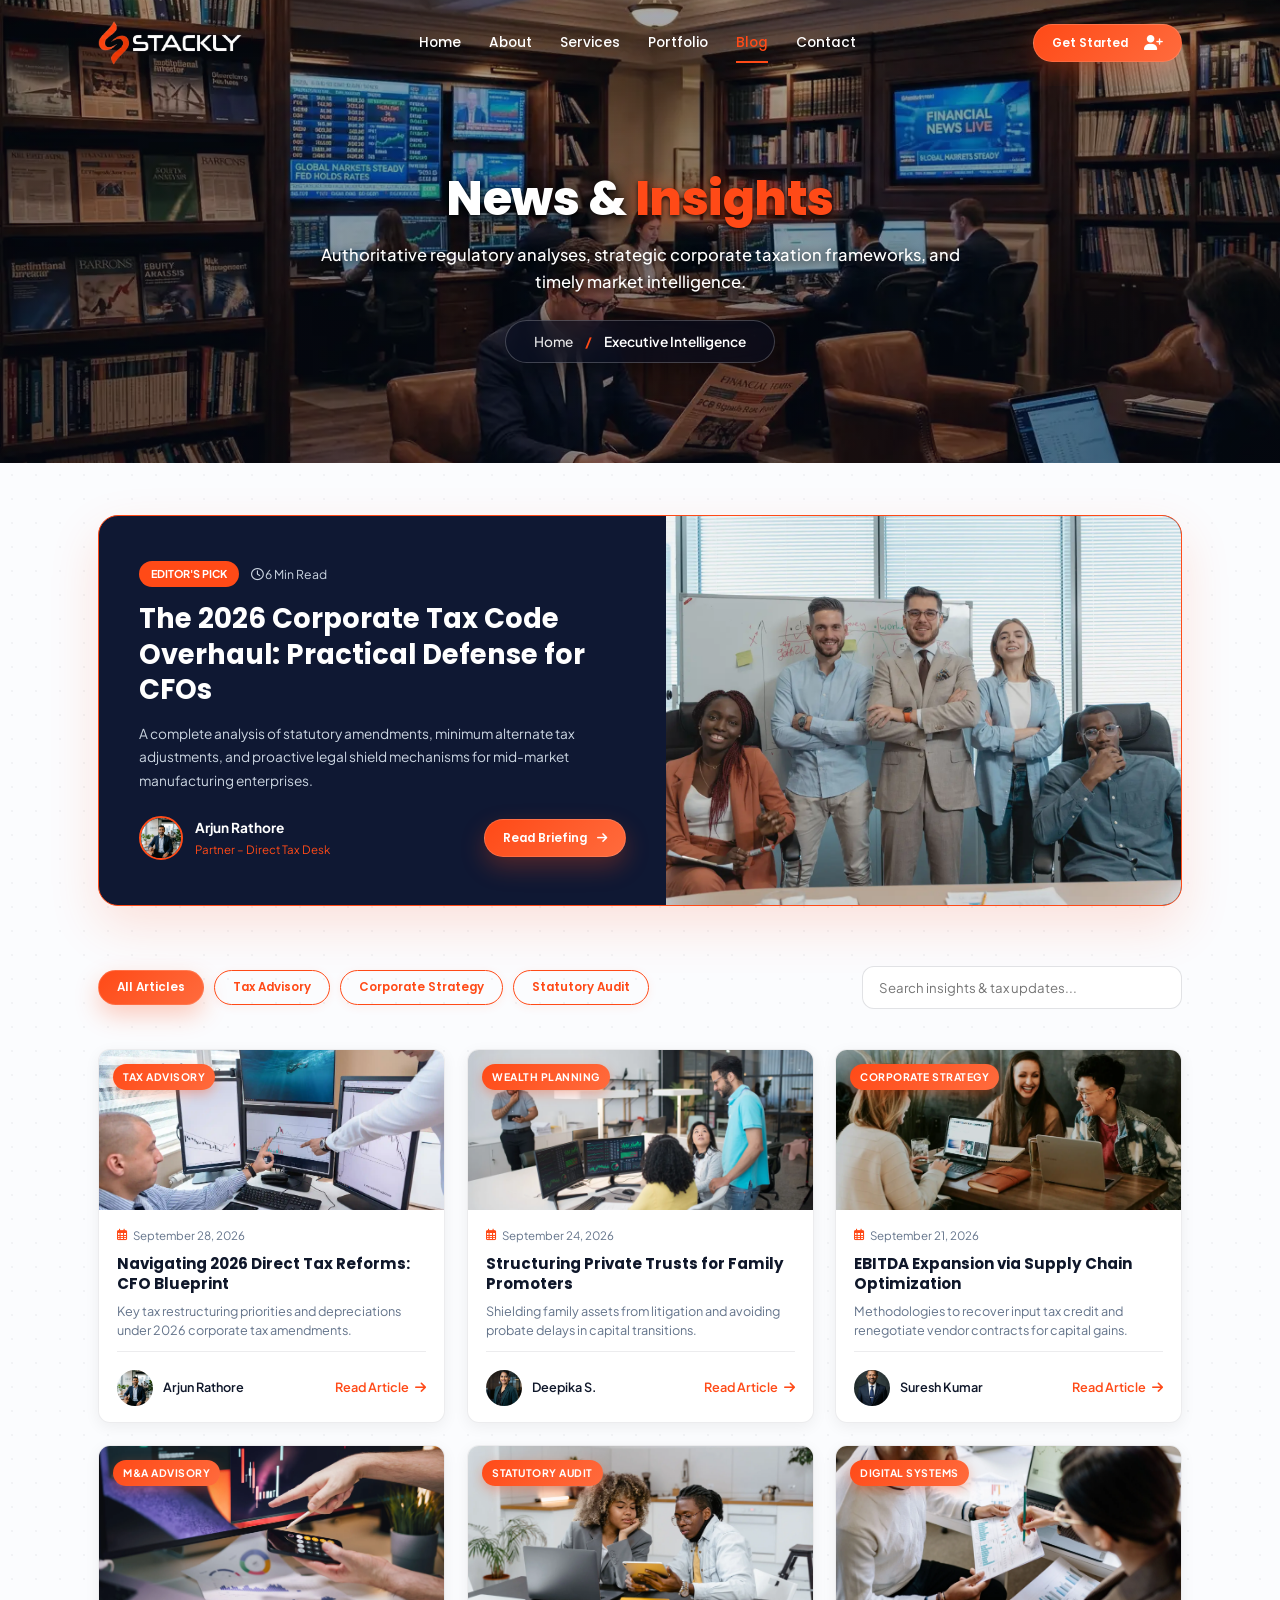
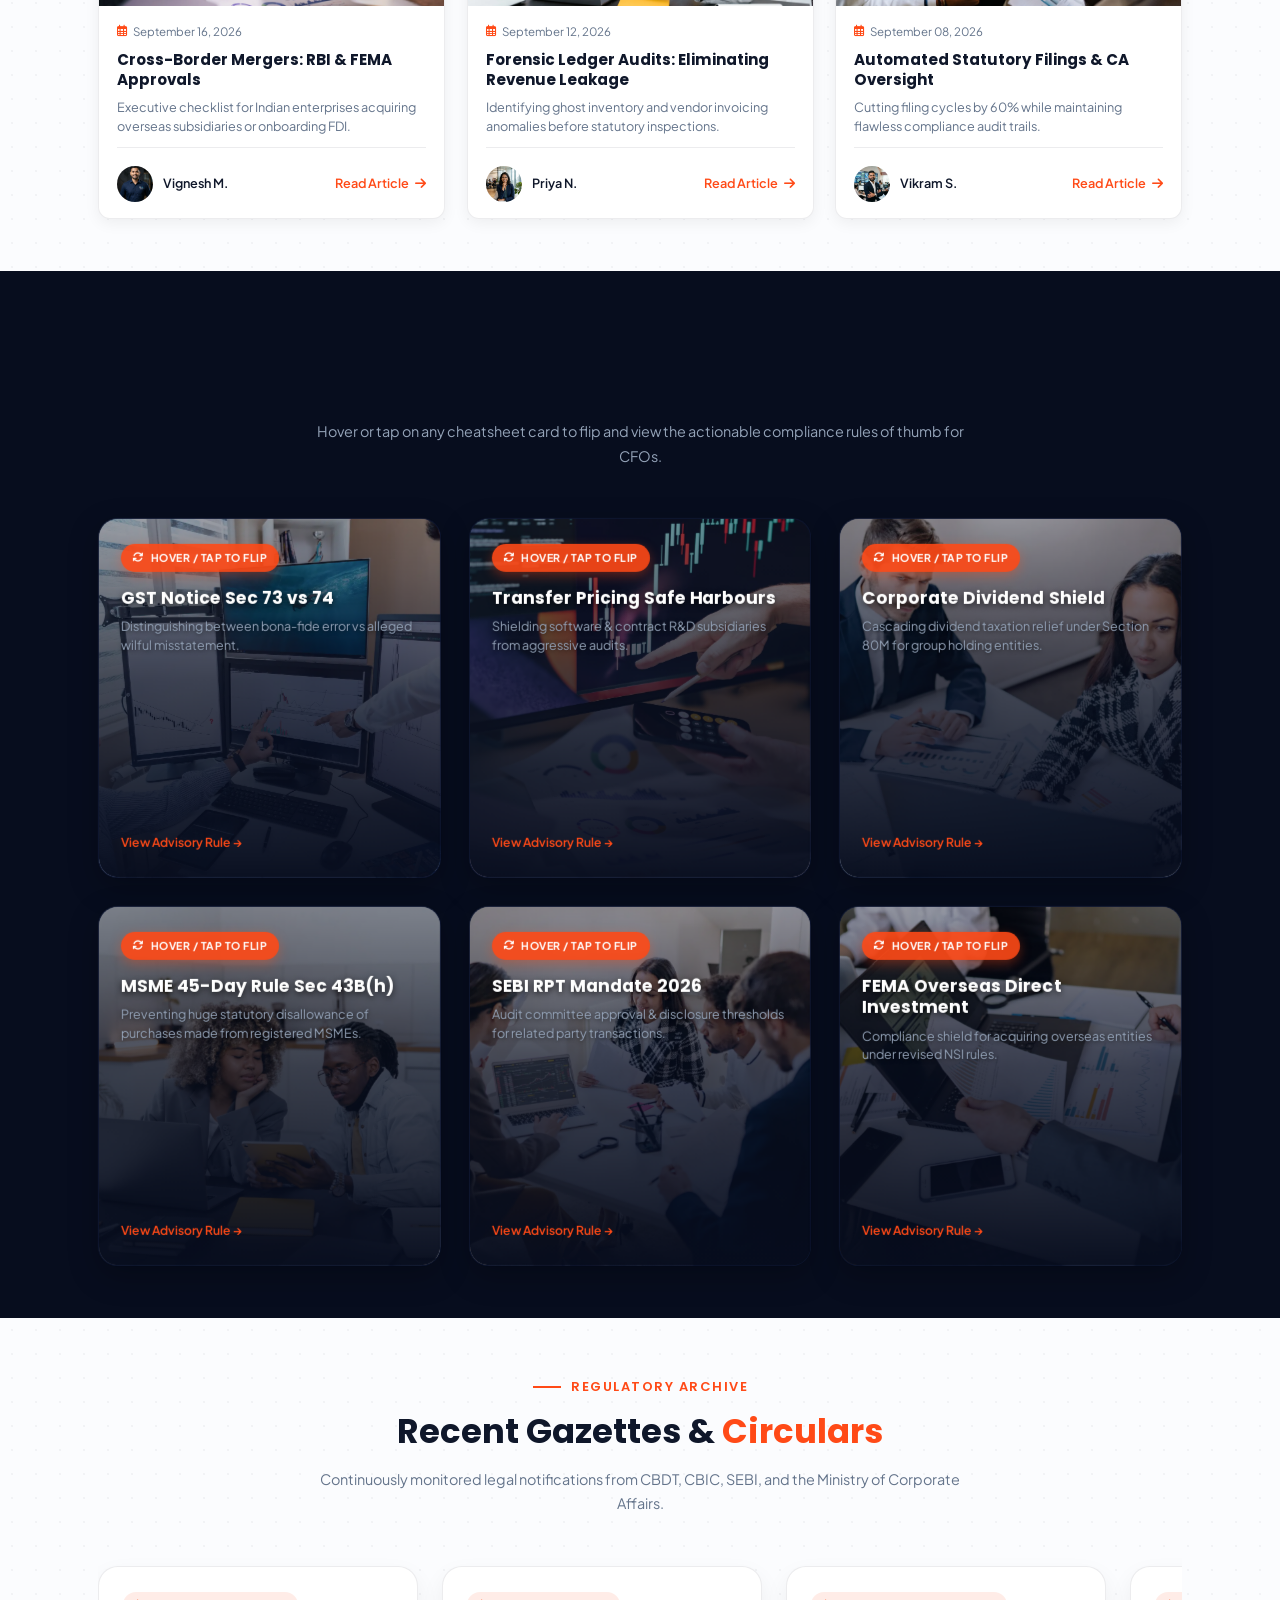
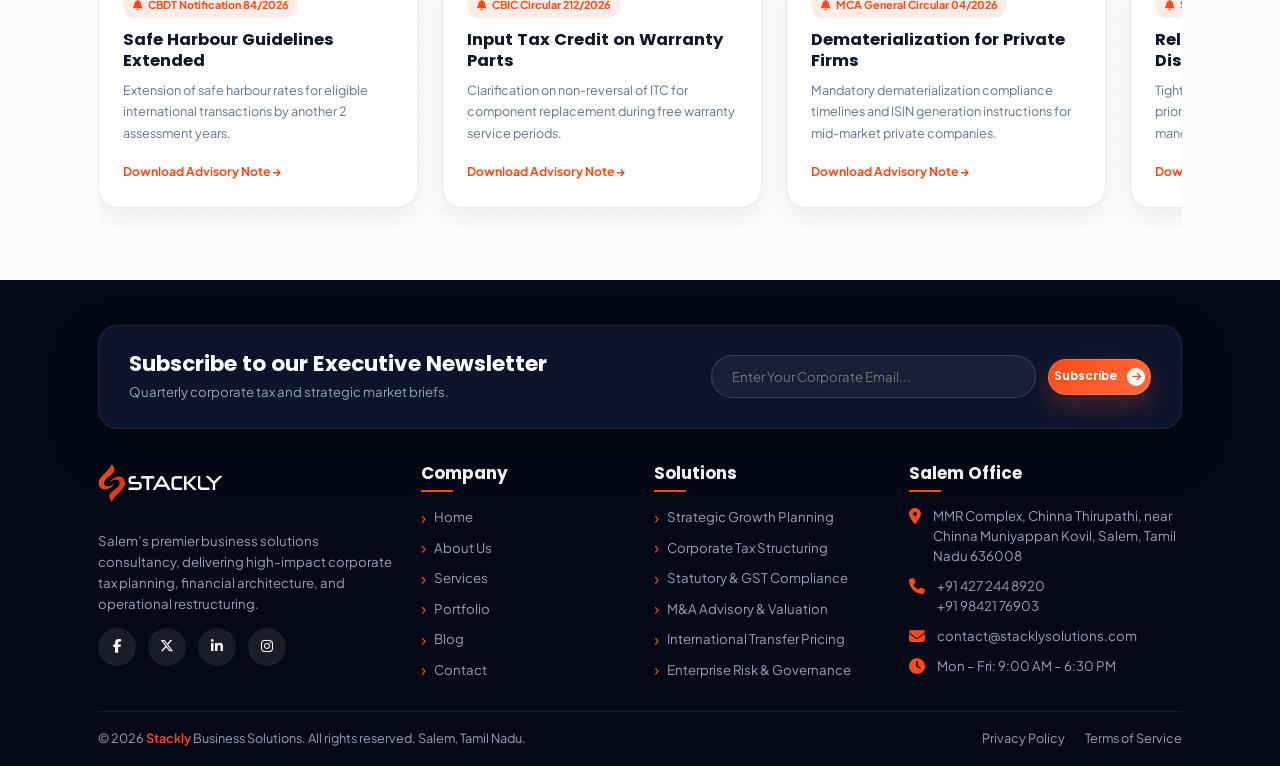
<file: blog.html>
<!DOCTYPE html>
<html lang="en">
<head>
  <meta charset="UTF-8">
  <meta name="viewport" content="width=device-width, initial-scale=1.0">
  <title>News & Insights – Stackly Business Solutions</title>
  
  <link rel="icon" type="image/webp" href="assets/top-logo.webp">
  <link rel="apple-touch-icon" href="assets/top-logo.webp">

  
  <link rel="preconnect" href="https://fonts.googleapis.com">
  <link rel="preconnect" href="https://fonts.gstatic.com" crossorigin>
  <link href="https://fonts.googleapis.com/css2?family=Plus+Jakarta+Sans:wght@300;400;500;600;700;800&family=Poppins:wght@400;500;600;700;800;900&display=swap" rel="stylesheet">

  <link rel="stylesheet" href="https://cdnjs.cloudflare.com/ajax/libs/font-awesome/6.5.1/css/all.min.css">
  <link rel="stylesheet" href="style.css">
</head>
<body>

  <div id="stackly-preloader" class="stackly-preloader" aria-hidden="true">
    <div class="preloader-backdrop-blur"></div>
    <div class="preloader-content">
      <div class="ball-jump-stage">
        <div class="ball-glow-aura"></div>
        <div class="jumping-ball-wrapper">
          <div class="jumping-ball">
            <span class="ball-specular"></span>
          </div>
        </div>
        <div class="ball-ground">
          <div class="ball-shadow"></div>
          <div class="ground-ripple ground-ripple-1"></div>
          <div class="ground-ripple ground-ripple-2"></div>
          <div class="ground-ripple ground-ripple-3"></div>
          <div class="kinetic-dots">
            <span class="k-dot k-dot-1"></span>
            <span class="k-dot k-dot-2 active"></span>
            <span class="k-dot k-dot-3"></span>
          </div>
        </div>
      </div>
      <div class="preloader-meta">
        <div class="preloader-brand">
          <span class="brand-text">STACKLY</span>
          <span class="brand-badge">SOLUTIONS</span>
        </div>
        <div class="preloader-bar-wrap">
          <div class="preloader-bar" id="preloaderProgressBar"></div>
        </div>
        <div class="preloader-status">
          <span class="status-msg" id="preloaderStatusText">Loading experiences...</span>
          <span class="status-percent" id="preloaderPercent">0%</span>
        </div>
      </div>
    </div>
  </div>

  
  <header class="site-header scrolled">
    <div class="container header-container">
      <a href="index.html" class="site-logo">
        <img src="assets/logo.webp" alt="Stackly Logo">
      </a>

      <nav class="main-navigation">
        <ul class="nav-menu">
          <li class="nav-item"><a href="index.html" class="nav-link">Home</a></li>
          <li class="nav-item"><a href="about.html" class="nav-link">About</a></li>
          <li class="nav-item"><a href="services.html" class="nav-link">Services</a></li>
          <li class="nav-item"><a href="portfolio.html" class="nav-link">Portfolio</a></li>
          <li class="nav-item"><a href="blog.html" class="nav-link active">Blog</a></li>
          <li class="nav-item"><a href="contact.html" class="nav-link">Contact</a></li>
        </ul>
      </nav>

      <div class="header-right">
        <a href="get-started.html" class="dtbtn dtbtn-sm header-cta-group">
          Get Started <i class="fa-solid fa-user-plus"></i>
        </a>
        <button class="mobile-toggle" aria-label="Toggle navigation menu">
          <i class="fa-solid fa-bars"></i>
        </button>
      </div>
    </div>
  </header>

  
  <div class="mobile-drawer-overlay"></div>
  <aside class="mobile-drawer">
    <div class="drawer-header">
      <a href="index.html" class="site-logo">
        <img src="assets/logo.webp" alt="Stackly Logo" style="height: 36px;">
      </a>
      <button class="drawer-close"><i class="fa-solid fa-xmark"></i></button>
    </div>
    <nav class="drawer-menu">
      <a href="index.html" class="drawer-link">Home</a>
      <a href="about.html" class="drawer-link">About Us</a>
      <a href="services.html" class="drawer-link">Services</a>
      <a href="portfolio.html" class="drawer-link">Portfolio</a>
      <a href="blog.html" class="drawer-link active">Blog</a>
      <a href="contact.html" class="drawer-link">Contact</a>
    </nav>
    <a href="get-started.html" class="dtbtn" style="width: 100%; margin-bottom: 24px;">
      Get Started <i class="fa-solid fa-user-plus"></i>
    </a>
  </aside>

  
  <section class="page-hero-banner" style="background-image: url('assets/hero_blog_bg.webp');">
    <div class="container">
      <h1 class="banner-title">News & <span>Insights</span></h1>
      <p class="banner-desc">Authoritative regulatory analyses, strategic corporate taxation frameworks, and timely market intelligence.</p>
      <div class="breadcrumb-nav">
        <a href="index.html">Home</a>
        <span class="sep">/</span>
        <span class="current">Executive Intelligence</span>
      </div>
    </div>
  </section>

  
  <section class="section-padding bg-light-pattern">
    <div class="container">
      
      <div class="blog-spotlight-card">
        <div class="blog-spotlight-content">
          <div style="display: flex; align-items: center; gap: 12px; margin-bottom: 14px;">
            <span style="background: var(--primary); color: #fff; padding: 4px 12px; border-radius: 50px; font-size: 0.75rem; font-weight: 700; text-transform: uppercase;">Editor's Pick</span>
            <span style="color: #cbd5e1; font-size: 0.85rem;"><i class="fa-regular fa-clock"></i> 6 Min Read</span>
          </div>
          <h2 class="blog-spotlight-title">
            The 2026 Corporate Tax Code Overhaul: Practical Defense for CFOs
          </h2>
          <p style="color: #cbd5e1; font-size: 0.95rem; line-height: 1.7; margin-bottom: 24px;">
            A complete analysis of statutory amendments, minimum alternate tax adjustments, and proactive legal shield mechanisms for mid-market manufacturing enterprises.
          </p>
          <div style="display: flex; align-items: center; justify-content: space-between; flex-wrap: wrap; gap: 16px;">
            <div style="display: flex; align-items: center; gap: 12px;">
              <img src="assets/team_arjun.webp" alt="Arjun Rathore" style="width: 44px; height: 44px; border-radius: 50%; object-fit: cover; border: 2px solid var(--primary);">
              <div>
                <div style="color: #ffffff; font-weight: 700; font-size: 0.95rem;">Arjun Rathore</div>
                <div style="color: var(--primary); font-size: 0.8rem;">Partner – Direct Tax Desk</div>
              </div>
            </div>
            <a href="404.html" class="dtbtn dtbtn-sm">
              Read Briefing <i class="fa-solid fa-arrow-right"></i>
            </a>
          </div>
        </div>
        <div class="blog-spotlight-img-wrap">
          <img src="assets/pexels-tima-miroshnichenko-5439476.webp" alt="Executive Tax Briefing">
        </div>
      </div>

      
      <div style="display: flex; align-items: center; justify-content: space-between; flex-wrap: wrap; gap: 20px; margin-bottom: 40px;">
        <div style="display: flex; gap: 10px; flex-wrap: wrap;" id="blogFilterGroup">
          <button class="portfolio-filter-btn dtbtn dtbtn-sm active" data-filter="all">All Articles</button>
          <button class="portfolio-filter-btn dtbtn dtbtn-outline dtbtn-sm" data-filter="Tax Advisory">Tax Advisory</button>
          <button class="portfolio-filter-btn dtbtn dtbtn-outline dtbtn-sm" data-filter="Corporate Strategy">Corporate Strategy</button>
          <button class="portfolio-filter-btn dtbtn dtbtn-outline dtbtn-sm" data-filter="Statutory Audit">Statutory Audit</button>
        </div>

        <div style="width: 100%; max-width: 320px;">
          <input type="text" id="blogSearchInput" class="form-control-light" placeholder="Search insights & tax updates...">
        </div>
      </div>

      
      <div class="blog-grid-3" id="blogGrid">
        
        <article class="blog-card" data-category="Tax Advisory">
          <div class="blog-thumb-wrap">
            <img src="assets/pexels-alphatradezone-5831343.webp" alt="Direct Tax Reforms 2026">
            <span class="blog-badge">Tax Advisory</span>
          </div>
          <div class="blog-body">
            <div class="blog-meta">
              <i class="fa-regular fa-calendar-days"></i>
              <span>September 28, 2026</span>
            </div>
            <h3 class="blog-title">
              <a href="404.html">Navigating 2026 Direct Tax Reforms: CFO Blueprint</a>
            </h3>
            <p style="color: var(--text-dark-muted); font-size: 0.88rem; margin-bottom: 12px; line-height: 1.45;">
              Key tax restructuring priorities and depreciations under 2026 corporate tax amendments.
            </p>
            <div class="blog-footer">
              <div class="blog-author">
                <img src="assets/team_arjun.webp" alt="Arjun Rathore">
                <span>Arjun Rathore</span>
              </div>
              <a href="404.html" class="blog-read-link">
                Read Article <i class="fa-solid fa-arrow-right"></i>
              </a>
            </div>
          </div>
        </article>

        
        <article class="blog-card" data-category="Wealth Planning">
          <div class="blog-thumb-wrap">
            <img src="assets/pexels-kampus-8204363.webp" alt="Private Trusts in Tamil Nadu">
            <span class="blog-badge">Wealth Planning</span>
          </div>
          <div class="blog-body">
            <div class="blog-meta">
              <i class="fa-regular fa-calendar-days"></i>
              <span>September 24, 2026</span>
            </div>
            <h3 class="blog-title">
              <a href="404.html">Structuring Private Trusts for Family Promoters</a>
            </h3>
            <p style="color: var(--text-dark-muted); font-size: 0.88rem; margin-bottom: 12px; line-height: 1.45;">
              Shielding family assets from litigation and avoiding probate delays in capital transitions.
            </p>
            <div class="blog-footer">
              <div class="blog-author">
                <img src="assets/team_deepika.webp" alt="Deepika Sundaram">
                <span>Deepika S.</span>
              </div>
              <a href="404.html" class="blog-read-link">
                Read Article <i class="fa-solid fa-arrow-right"></i>
              </a>
            </div>
          </div>
        </article>

        
        <article class="blog-card" data-category="Corporate Strategy">
          <div class="blog-thumb-wrap">
            <img src="assets/link_unsplash_1522202176988_1600.webp" alt="EBITDA Expansion">
            <span class="blog-badge">Corporate Strategy</span>
          </div>
          <div class="blog-body">
            <div class="blog-meta">
              <i class="fa-regular fa-calendar-days"></i>
              <span>September 21, 2026</span>
            </div>
            <h3 class="blog-title">
              <a href="404.html">EBITDA Expansion via Supply Chain Optimization</a>
            </h3>
            <p style="color: var(--text-dark-muted); font-size: 0.88rem; margin-bottom: 12px; line-height: 1.45;">
              Methodologies to recover input tax credit and renegotiate vendor contracts for capital gains.
            </p>
            <div class="blog-footer">
              <div class="blog-author">
                <img src="assets/team_suresh.webp" alt="Suresh Kumar">
                <span>Suresh Kumar</span>
              </div>
              <a href="404.html" class="blog-read-link">
                Read Article <i class="fa-solid fa-arrow-right"></i>
              </a>
            </div>
          </div>
        </article>

        
        <article class="blog-card" data-category="M&A Advisory">
          <div class="blog-thumb-wrap">
            <img src="assets/pexels-jakubzerdzicki-20237836.webp" alt="M&A Regulatory Landscape">
            <span class="blog-badge">M&A Advisory</span>
          </div>
          <div class="blog-body">
            <div class="blog-meta">
              <i class="fa-regular fa-calendar-days"></i>
              <span>September 16, 2026</span>
            </div>
            <h3 class="blog-title">
              <a href="404.html">Cross-Border Mergers: RBI & FEMA Approvals</a>
            </h3>
            <p style="color: var(--text-dark-muted); font-size: 0.88rem; margin-bottom: 12px; line-height: 1.45;">
              Executive checklist for Indian enterprises acquiring overseas subsidiaries or onboarding FDI.
            </p>
            <div class="blog-footer">
              <div class="blog-author">
                <img src="assets/team_vignesh.webp" alt="Vignesh Moorthy">
                <span>Vignesh M.</span>
              </div>
              <a href="404.html" class="blog-read-link">
                Read Article <i class="fa-solid fa-arrow-right"></i>
              </a>
            </div>
          </div>
        </article>

        
        <article class="blog-card" data-category="Statutory Audit">
          <div class="blog-thumb-wrap">
            <img src="assets/pexels-mart-production-7550362.webp" alt="Forensic Ledger Audits">
            <span class="blog-badge">Statutory Audit</span>
          </div>
          <div class="blog-body">
            <div class="blog-meta">
              <i class="fa-regular fa-calendar-days"></i>
              <span>September 12, 2026</span>
            </div>
            <h3 class="blog-title">
              <a href="404.html">Forensic Ledger Audits: Eliminating Revenue Leakage</a>
            </h3>
            <p style="color: var(--text-dark-muted); font-size: 0.88rem; margin-bottom: 12px; line-height: 1.45;">
              Identifying ghost inventory and vendor invoicing anomalies before statutory inspections.
            </p>
            <div class="blog-footer">
              <div class="blog-author">
                <img src="assets/team_priya.webp" alt="Priya Natarajan">
                <span>Priya N.</span>
              </div>
              <a href="404.html" class="blog-read-link">
                Read Article <i class="fa-solid fa-arrow-right"></i>
              </a>
            </div>
          </div>
        </article>

        
        <article class="blog-card" data-category="Digital Systems">
          <div class="blog-thumb-wrap">
            <img src="assets/pexels-yankrukov-7691675.webp" alt="Automated Statutory Filings">
            <span class="blog-badge">Digital Systems</span>
          </div>
          <div class="blog-body">
            <div class="blog-meta">
              <i class="fa-regular fa-calendar-days"></i>
              <span>September 08, 2026</span>
            </div>
            <h3 class="blog-title">
              <a href="404.html">Automated Statutory Filings & CA Oversight</a>
            </h3>
            <p style="color: var(--text-dark-muted); font-size: 0.88rem; margin-bottom: 12px; line-height: 1.45;">
              Cutting filing cycles by 60% while maintaining flawless compliance audit trails.
            </p>
            <div class="blog-footer">
              <div class="blog-author">
                <img src="assets/team_vikram.webp" alt="Vikram Sethupathi">
                <span>Vikram S.</span>
              </div>
              <a href="404.html" class="blog-read-link">
                Read Article <i class="fa-solid fa-arrow-right"></i>
              </a>
            </div>
          </div>
        </article>
      </div>
    </div>
  </section>

  <section class="section-padding bg-dark-section">
    <div class="container">
      <div style="text-align: center; max-width: 680px; margin: 0 auto 50px;">
        <span class="section-subtitle" style="justify-content: center;">Instant Decisions</span>
        <h2 class="section-title text-white">
          Executive Regulatory <span>Cheatsheets</span>
        </h2>
        <p style="color: var(--text-light-muted);">
          Hover or tap on any cheatsheet card to flip and view the actionable compliance rules of thumb for CFOs.
        </p>
      </div>

      <div class="flip-cards-grid dark-flip">
        
        <div class="flip-card">
          <div class="flip-card-inner">
            <div class="flip-card-front">
              <img src="assets/pexels-alphatradezone-5831343.webp" alt="GST Notice Defense">
              <div class="flip-front-body">
                <div>
                  <span class="flip-hint"><i class="fa-solid fa-arrows-rotate"></i> Hover / Tap To Flip</span>
                  <h3 style="margin-top: 8px;">GST Notice Sec 73 vs 74</h3>
                  <p style="color: var(--text-light-muted); font-size: 0.88rem;">Distinguishing between bona-fide error vs alleged wilful misstatement.</p>
                </div>
                <div style="color: var(--primary); font-size: 0.85rem; font-weight: 600;">View Advisory Rule &rarr;</div>
              </div>
            </div>
            <div class="flip-card-back">
              <div>
                <h4>Sec 73 vs 74 Defense</h4>
                <p>Never reply without invoking limitation period defenses under Section 73(10).</p>
                <ul class="flip-back-list">
                  <li><i class="fa-solid fa-circle-check"></i> Demand penalty reduced to 0% within 30 days</li>
                  <li><i class="fa-solid fa-circle-check"></i> Burden of fraud lies strictly on the Department</li>
                  <li><i class="fa-solid fa-circle-check"></i> File Form DRC-03 under protest</li>
                </ul>
              </div>
              <a href="contact.html" class="dtbtn dtbtn-sm" style="align-self: flex-start;">Consult GST Desk &rarr;</a>
            </div>
          </div>
        </div>

        
        <div class="flip-card">
          <div class="flip-card-inner">
            <div class="flip-card-front">
              <img src="assets/pexels-jakubzerdzicki-20237836.webp" alt="Transfer Pricing Safe Harbours">
              <div class="flip-front-body">
                <div>
                  <span class="flip-hint"><i class="fa-solid fa-arrows-rotate"></i> Hover / Tap To Flip</span>
                  <h3 style="margin-top: 8px;">Transfer Pricing Safe Harbours</h3>
                  <p style="color: var(--text-light-muted); font-size: 0.88rem;">Shielding software & contract R&D subsidiaries from aggressive audits.</p>
                </div>
                <div style="color: var(--primary); font-size: 0.85rem; font-weight: 600;">View Advisory Rule &rarr;</div>
              </div>
            </div>
            <div class="flip-card-back">
              <div>
                <h4>Safe Harbour Framework</h4>
                <p>Maintain minimum operating profit margins of 17% – 18% for IT/ITeS transactions.</p>
                <ul class="flip-back-list">
                  <li><i class="fa-solid fa-circle-check"></i> Opt for Form 3CEFA filing before Nov 30</li>
                  <li><i class="fa-solid fa-circle-check"></i> Exemption from transfer pricing audit</li>
                  <li><i class="fa-solid fa-circle-check"></i> Nil adjustment risk for 5 consecutive assessment years</li>
                </ul>
              </div>
              <a href="contact.html" class="dtbtn dtbtn-sm" style="align-self: flex-start;">Consult Tax Desk &rarr;</a>
            </div>
          </div>
        </div>

        
        <div class="flip-card">
          <div class="flip-card-inner">
            <div class="flip-card-front">
              <img src="assets/pexels-yankrukov-7693155.webp" alt="Dividend Tax Shield">
              <div class="flip-front-body">
                <div>
                  <span class="flip-hint"><i class="fa-solid fa-arrows-rotate"></i> Hover / Tap To Flip</span>
                  <h3 style="margin-top: 8px;">Corporate Dividend Shield</h3>
                  <p style="color: var(--text-light-muted); font-size: 0.88rem;">Cascading dividend taxation relief under Section 80M for group holding entities.</p>
                </div>
                <div style="color: var(--primary); font-size: 0.85rem; font-weight: 600;">View Advisory Rule &rarr;</div>
              </div>
            </div>
            <div class="flip-card-back">
              <div>
                <h4>Section 80M Optimization</h4>
                <p>Deduct dividends received from a domestic firm when distributed to ultimate promoters before due date.</p>
                <ul class="flip-back-list">
                  <li><i class="fa-solid fa-circle-check"></i> Eliminate multi-tier double taxation</li>
                  <li><i class="fa-solid fa-circle-check"></i> Preserves holding entity balance sheet flexibility</li>
                  <li><i class="fa-solid fa-circle-check"></i> Zero tax friction across group subsidiaries</li>
                </ul>
              </div>
              <a href="contact.html" class="dtbtn dtbtn-sm" style="align-self: flex-start;">Consult M&A Desk &rarr;</a>
            </div>
          </div>
        </div>

        
        <div class="flip-card">
          <div class="flip-card-inner">
            <div class="flip-card-front">
              <img src="assets/pexels-mart-production-7550362.webp" alt="MSME 45-Day Payment Rule">
              <div class="flip-front-body">
                <div>
                  <span class="flip-hint"><i class="fa-solid fa-arrows-rotate"></i> Hover / Tap To Flip</span>
                  <h3 style="margin-top: 8px;">MSME 45-Day Rule Sec 43B(h)</h3>
                  <p style="color: var(--text-light-muted); font-size: 0.88rem;">Preventing huge statutory disallowance of purchases made from registered MSMEs.</p>
                </div>
                <div style="color: var(--primary); font-size: 0.85rem; font-weight: 600;">View Advisory Rule &rarr;</div>
              </div>
            </div>
            <div class="flip-card-back">
              <div>
                <h4>Sec 43B(h) Audit Shield</h4>
                <p>Strict settlement within 15 days (without agreement) or 45 days (with written contract).</p>
                <ul class="flip-back-list">
                  <li><i class="fa-solid fa-circle-check"></i> Verified Udhyam registration status tracking</li>
                  <li><i class="fa-solid fa-circle-check"></i> Compound interest @ 3x RBI bank rate avoidance</li>
                  <li><i class="fa-solid fa-circle-check"></i> Safeguards cashflow from disallowance tax liability</li>
                </ul>
              </div>
              <a href="contact.html" class="dtbtn dtbtn-sm" style="align-self: flex-start;">Consult Audit Desk &rarr;</a>
            </div>
          </div>
        </div>

        
        <div class="flip-card">
          <div class="flip-card-inner">
            <div class="flip-card-front">
              <img src="assets/pexels-yankrukov-7698802.webp" alt="SEBI RPT Approval Rules">
              <div class="flip-front-body">
                <div>
                  <span class="flip-hint"><i class="fa-solid fa-arrows-rotate"></i> Hover / Tap To Flip</span>
                  <h3 style="margin-top: 8px;">SEBI RPT Mandate 2026</h3>
                  <p style="color: var(--text-light-muted); font-size: 0.88rem;">Audit committee approval & disclosure thresholds for related party transactions.</p>
                </div>
                <div style="color: var(--primary); font-size: 0.85rem; font-weight: 600;">View Advisory Rule &rarr;</div>
              </div>
            </div>
            <div class="flip-card-back">
              <div>
                <h4>SEBI LODR Audit Shield</h4>
                <p>Prior approval mandated for all related party contracts exceeding Rs 1,000 Cr or 10% turnover.</p>
                <ul class="flip-back-list">
                  <li><i class="fa-solid fa-circle-check"></i> Prior audit committee omnibus clearance</li>
                  <li><i class="fa-solid fa-circle-check"></i> Quarterly disclosure in XBRL reporting format</li>
                  <li><i class="fa-solid fa-circle-check"></i> Materiality testing across all group subsidiaries</li>
                </ul>
              </div>
              <a href="contact.html" class="dtbtn dtbtn-sm" style="align-self: flex-start;">Consult SEBI Desk &rarr;</a>
            </div>
          </div>
        </div>

        
        <div class="flip-card">
          <div class="flip-card-inner">
            <div class="flip-card-front">
              <img src="assets/pexels-yankrukov-7793118.webp" alt="FEMA Overseas Direct Investment">
              <div class="flip-front-body">
                <div>
                  <span class="flip-hint"><i class="fa-solid fa-arrows-rotate"></i> Hover / Tap To Flip</span>
                  <h3 style="margin-top: 8px;">FEMA Overseas Direct Investment</h3>
                  <p style="color: var(--text-light-muted); font-size: 0.88rem;">Compliance shield for acquiring overseas entities under revised NSI rules.</p>
                </div>
                <div style="color: var(--primary); font-size: 0.85rem; font-weight: 600;">View Advisory Rule &rarr;</div>
              </div>
            </div>
            <div class="flip-card-back">
              <div>
                <h4>FEMA ODI Compliance Rule</h4>
                <p>Automatic route permitted up to 400% of net worth under revised Overseas Investment Rules.</p>
                <ul class="flip-back-list">
                  <li><i class="fa-solid fa-circle-check"></i> Form FC-GPR & APR annual reporting filings</li>
                  <li><i class="fa-solid fa-circle-check"></i> Valuation report by SEBI merchant banker</li>
                  <li><i class="fa-solid fa-circle-check"></i> No unhedged foreign currency risk exposure</li>
                </ul>
              </div>
              <a href="contact.html" class="dtbtn dtbtn-sm" style="align-self: flex-start;">Consult FEMA Desk &rarr;</a>
            </div>
          </div>
        </div>
      </div>
    </div>
  </section>

  <section class="section-padding bg-light-pattern">
    <div class="container">
      <div style="text-align: center; max-width: 680px; margin: 0 auto 30px;">
        <span class="section-subtitle" style="justify-content: center;">Regulatory Archive</span>
        <h2 class="section-title">
          Recent Gazettes & <span>Circulars</span>
        </h2>
        <p>
          Continuously monitored legal notifications from CBDT, CBIC, SEBI, and the Ministry of Corporate Affairs.
        </p>
      </div>

      <div class="curved-carousel-wrap">
        <div class="curved-carousel-track">
          
          <div class="curved-carousel-card">
            <span class="circular-date-pill"><i class="fa-solid fa-bell"></i> CBDT Notification 84/2026</span>
            <h4 style="font-size: 1.15rem; margin-bottom: 8px;">Safe Harbour Guidelines Extended</h4>
            <p style="font-size: 0.88rem; color: var(--text-dark-muted); margin-bottom: 14px;">Extension of safe harbour rates for eligible international transactions by another 2 assessment years.</p>
            <a href="404.html" style="color: var(--primary); font-size: 0.84rem; font-weight: 700;">Download Advisory Note &rarr;</a>
          </div>

          
          <div class="curved-carousel-card">
            <span class="circular-date-pill"><i class="fa-solid fa-bell"></i> CBIC Circular 212/2026</span>
            <h4 style="font-size: 1.15rem; margin-bottom: 8px;">Input Tax Credit on Warranty Parts</h4>
            <p style="font-size: 0.88rem; color: var(--text-dark-muted); margin-bottom: 14px;">Clarification on non-reversal of ITC for component replacement during free warranty service periods.</p>
            <a href="404.html" style="color: var(--primary); font-size: 0.84rem; font-weight: 700;">Download Advisory Note &rarr;</a>
          </div>

          
          <div class="curved-carousel-card">
            <span class="circular-date-pill"><i class="fa-solid fa-bell"></i> MCA General Circular 04/2026</span>
            <h4 style="font-size: 1.15rem; margin-bottom: 8px;">Dematerialization for Private Firms</h4>
            <p style="font-size: 0.88rem; color: var(--text-dark-muted); margin-bottom: 14px;">Mandatory dematerialization compliance timelines and ISIN generation instructions for mid-market private companies.</p>
            <a href="404.html" style="color: var(--primary); font-size: 0.84rem; font-weight: 700;">Download Advisory Note &rarr;</a>
          </div>

          
          <div class="curved-carousel-card">
            <span class="circular-date-pill"><i class="fa-solid fa-bell"></i> SEBI LODR Amendment 2026</span>
            <h4 style="font-size: 1.15rem; margin-bottom: 8px;">Related Party Transaction Disclosures</h4>
            <p style="font-size: 0.88rem; color: var(--text-dark-muted); margin-bottom: 14px;">Tightened thresholds for audit committee prior approval and omnibus shareholder voting mandates.</p>
            <a href="404.html" style="color: var(--primary); font-size: 0.84rem; font-weight: 700;">Download Advisory Note &rarr;</a>
          </div>

          
          <div class="curved-carousel-card">
            <span class="circular-date-pill"><i class="fa-solid fa-bell"></i> CBDT Notification 84/2026</span>
            <h4 style="font-size: 1.15rem; margin-bottom: 8px;">Safe Harbour Guidelines Extended</h4>
            <p style="font-size: 0.88rem; color: var(--text-dark-muted); margin-bottom: 14px;">Extension of safe harbour rates for eligible international transactions by another 2 assessment years.</p>
            <a href="404.html" style="color: var(--primary); font-size: 0.84rem; font-weight: 700;">Download Advisory Note &rarr;</a>
          </div>

          
          <div class="curved-carousel-card">
            <span class="circular-date-pill"><i class="fa-solid fa-bell"></i> CBIC Circular 212/2026</span>
            <h4 style="font-size: 1.15rem; margin-bottom: 8px;">Input Tax Credit on Warranty Parts</h4>
            <p style="font-size: 0.88rem; color: var(--text-dark-muted); margin-bottom: 14px;">Clarification on non-reversal of ITC for component replacement during free warranty service periods.</p>
            <a href="404.html" style="color: var(--primary); font-size: 0.84rem; font-weight: 700;">Download Advisory Note &rarr;</a>
          </div>
        </div>
      </div>
    </div>
  </section>

  <footer class="site-footer">
    <div class="container">
      
      <div class="newsletter-box">
        <div class="newsletter-text">
          <h3>Subscribe to our Executive Newsletter</h3>
          <p>Quarterly corporate tax and strategic market briefs.</p>
        </div>
        <form class="newsletter-form" action="404.html" method="GET">
          <input type="email" class="newsletter-input" placeholder="Enter Your Corporate Email..." required>
          <button type="submit" class="dtbtn dtbtn-sm">
            Subscribe
            <span class="btn-icon"><i class="fa-solid fa-arrow-right"></i></span>
          </button>
        </form>
      </div>

      
      <div class="footer-main-grid">
        
        <div class="footer-widget">
          <a href="index.html" class="site-logo" style="display: inline-block; margin-bottom: 20px;">
            <img src="assets/logo.webp" alt="Stackly Logo" style="height: 40px;">
          </a>
          <p class="footer-desc">
            Salem’s premier business solutions consultancy, delivering high-impact corporate tax planning, financial architecture, and operational restructuring.
          </p>
          <div class="footer-social-links">
            <a href="404.html" class="footer-social-btn" aria-label="Facebook"><i class="fa-brands fa-facebook-f"></i></a>
            <a href="404.html" class="footer-social-btn" aria-label="Twitter"><i class="fa-brands fa-x-twitter"></i></a>
            <a href="404.html" class="footer-social-btn" aria-label="LinkedIn"><i class="fa-brands fa-linkedin-in"></i></a>
            <a href="404.html" class="footer-social-btn" aria-label="Instagram"><i class="fa-brands fa-instagram"></i></a>
          </div>
        </div>

        
        <div class="footer-widget">
          <h4>Company</h4>
          <div class="footer-links-list">
            <a href="index.html">Home</a>
            <a href="about.html">About Us</a>
            <a href="services.html">Services</a>
            <a href="portfolio.html">Portfolio</a>
            <a href="blog.html">Blog</a>
            <a href="contact.html">Contact</a>
          </div>
        </div>

        
        <div class="footer-widget">
          <h4>Solutions</h4>
          <div class="footer-links-list">
            <a href="404.html">Strategic Growth Planning</a>
            <a href="404.html">Corporate Tax Structuring</a>
            <a href="404.html">Statutory & GST Compliance</a>
            <a href="404.html">M&A Advisory & Valuation</a>
            <a href="404.html">International Transfer Pricing</a>
            <a href="404.html">Enterprise Risk & Governance</a>
          </div>
        </div>

        
        <div class="footer-widget">
          <h4>Salem Office</h4>
          <div class="footer-contact-list">
            <div class="footer-contact-item">
              <i class="fa-solid fa-location-dot"></i>
              <span>MMR Complex, Chinna Thirupathi, near Chinna Muniyappan Kovil, Salem, Tamil Nadu 636008</span>
            </div>
            <div class="footer-contact-item">
              <i class="fa-solid fa-phone"></i>
              <div>
                <a href="404.html">+91 427 244 8920</a><br>
                <a href="404.html">+91 98421 76903</a>
              </div>
            </div>
            <div class="footer-contact-item">
              <i class="fa-solid fa-envelope"></i>
              <a href="404.html">contact@stacklysolutions.com</a>
            </div>
            <div class="footer-contact-item">
              <i class="fa-solid fa-clock"></i>
              <span>Mon – Fri: 9:00 AM – 6:30 PM</span>
            </div>
          </div>
        </div>
      </div>

      
      <div class="footer-bottom-bar">
        <div>
          © 2026 <span>Stackly</span> Business Solutions. All rights reserved. Salem, Tamil Nadu.
        </div>
        <div class="footer-bottom-nav">
          <a href="404.html">Privacy Policy</a>
          <a href="404.html">Terms of Service</a>
        </div>
      </div>
    </div>
  </footer>

  <script src="script.js"></script>
  <script>
   
    const blogSearch = document.getElementById('blogSearchInput');
    const articles = document.querySelectorAll('.blog-card');
    const filterBtns = document.querySelectorAll('#blogFilterGroup .portfolio-filter-btn');

    let activeFilter = 'all';

    function filterPosts() {
      const q = (blogSearch ? blogSearch.value : '').toLowerCase().trim();

      articles.forEach(art => {
        const cat = (art.getAttribute('data-category') || '').toLowerCase();
        const text = art.textContent.toLowerCase();

        const matchesCat = (activeFilter === 'all' || cat === activeFilter.toLowerCase());
        const matchesQuery = !q || text.includes(q);

        if (matchesCat && matchesQuery) {
          art.style.display = 'flex';
        } else {
          art.style.display = 'none';
        }
      });
    }

    filterBtns.forEach(btn => {
      btn.addEventListener('click', () => {
        filterBtns.forEach(b => {
          b.classList.remove('active');
          b.classList.add('dtbtn-outline');
        });
        btn.classList.add('active');
        btn.classList.remove('dtbtn-outline');

        activeFilter = btn.getAttribute('data-filter') || 'all';
        filterPosts();
      });
    });

    blogSearch?.addEventListener('input', filterPosts);
  </script>
</body>
</html>
</file>
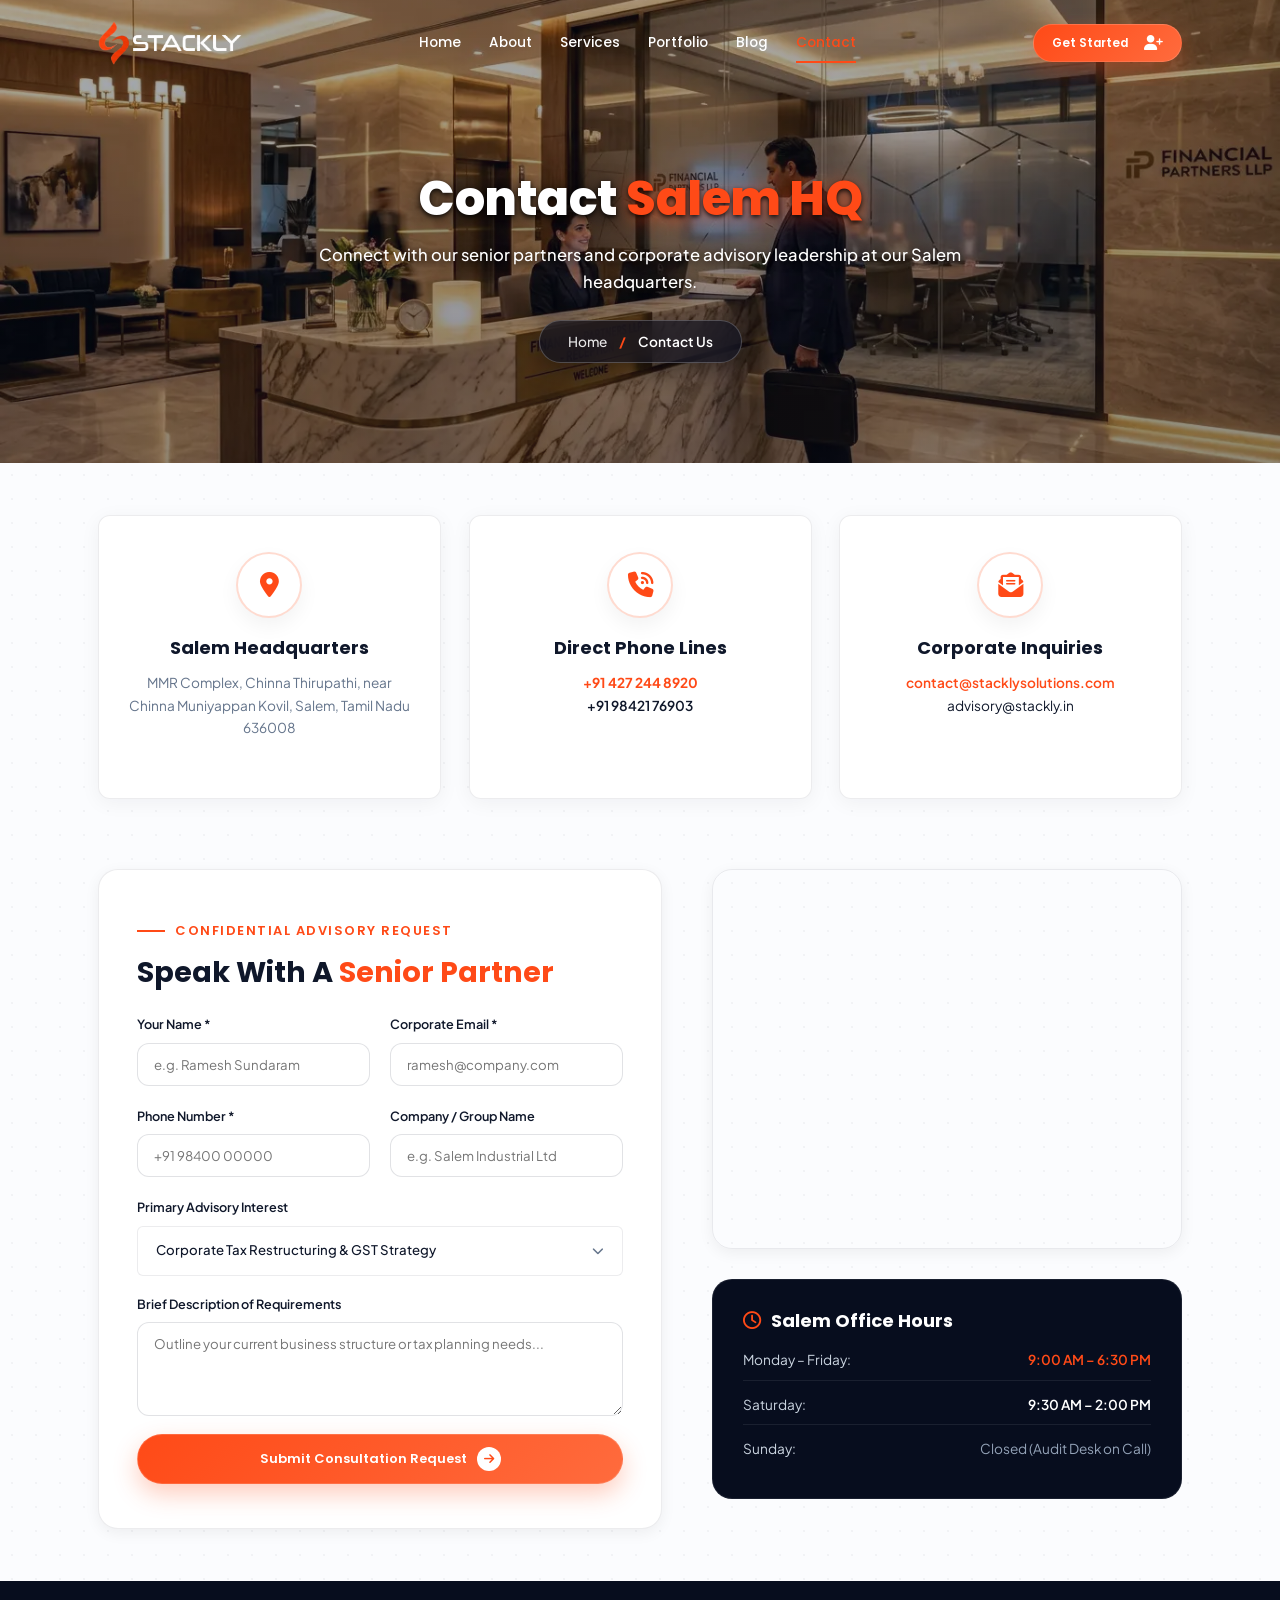
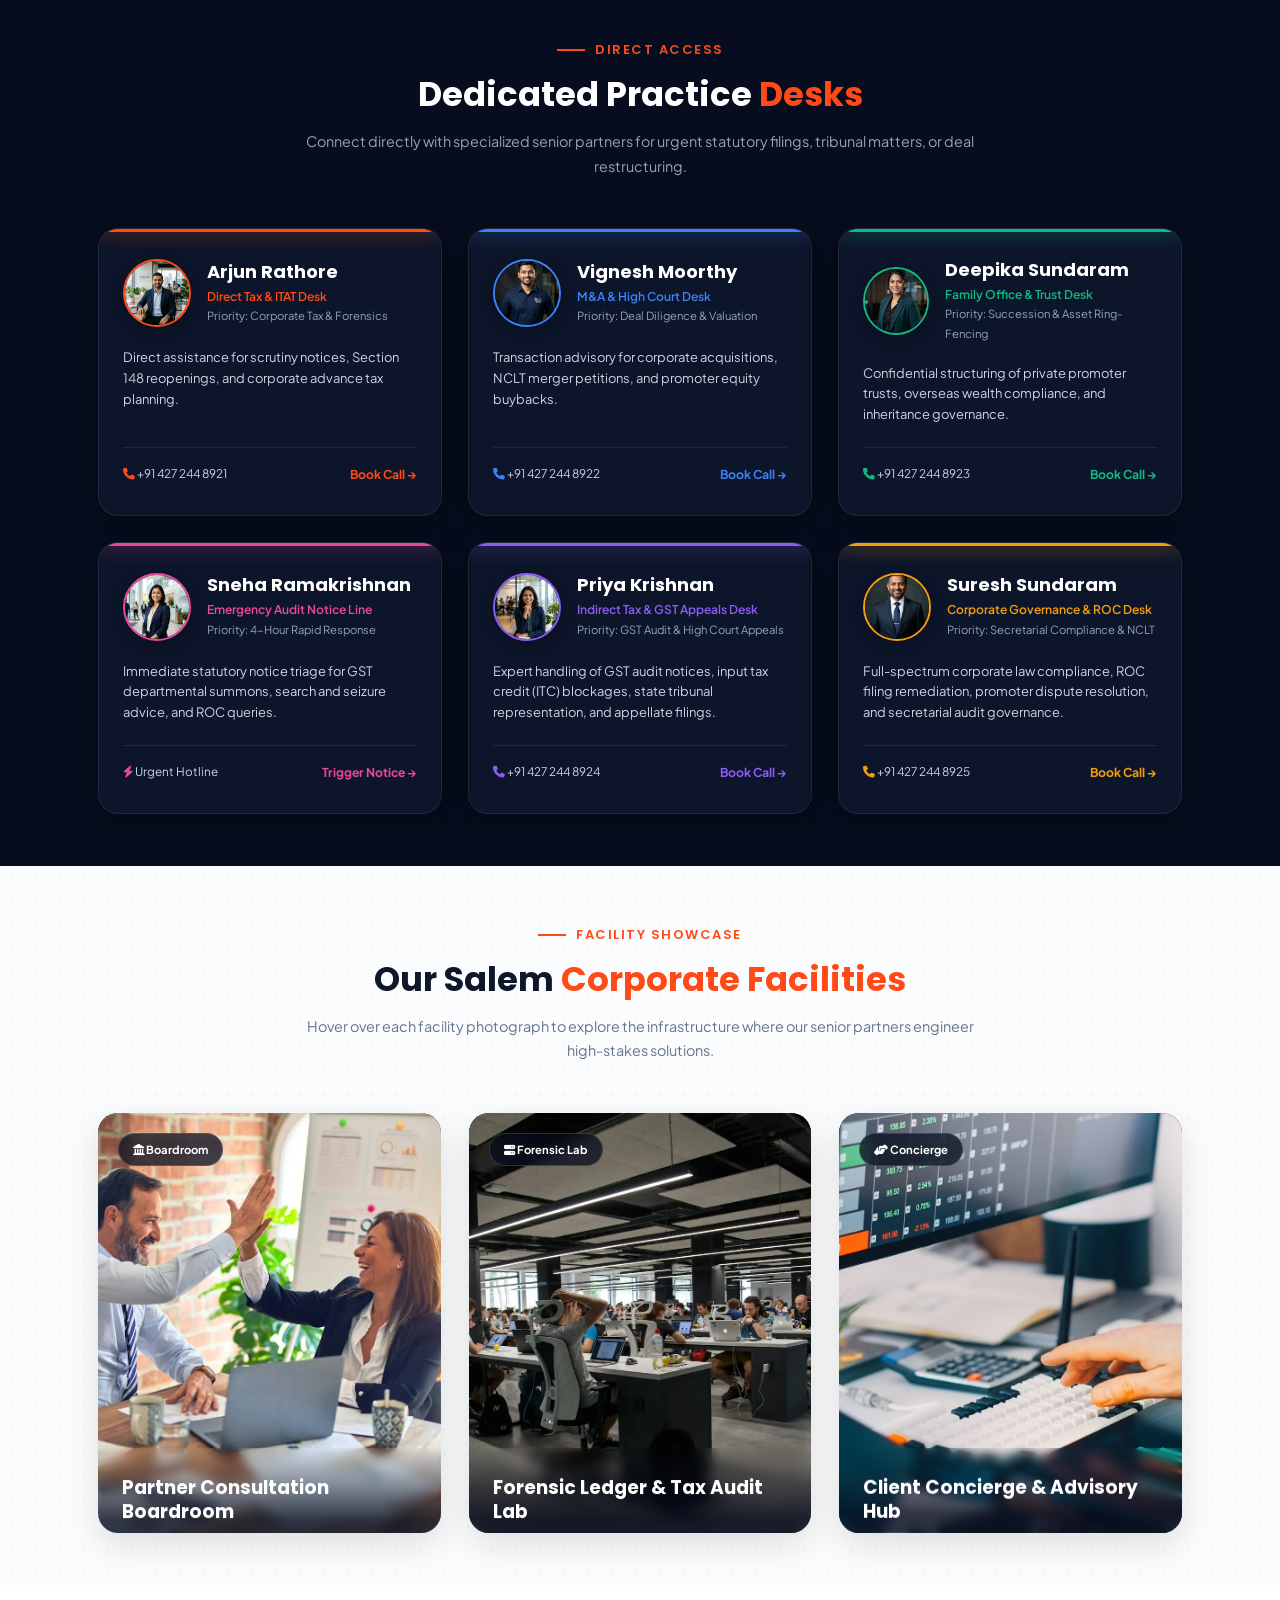
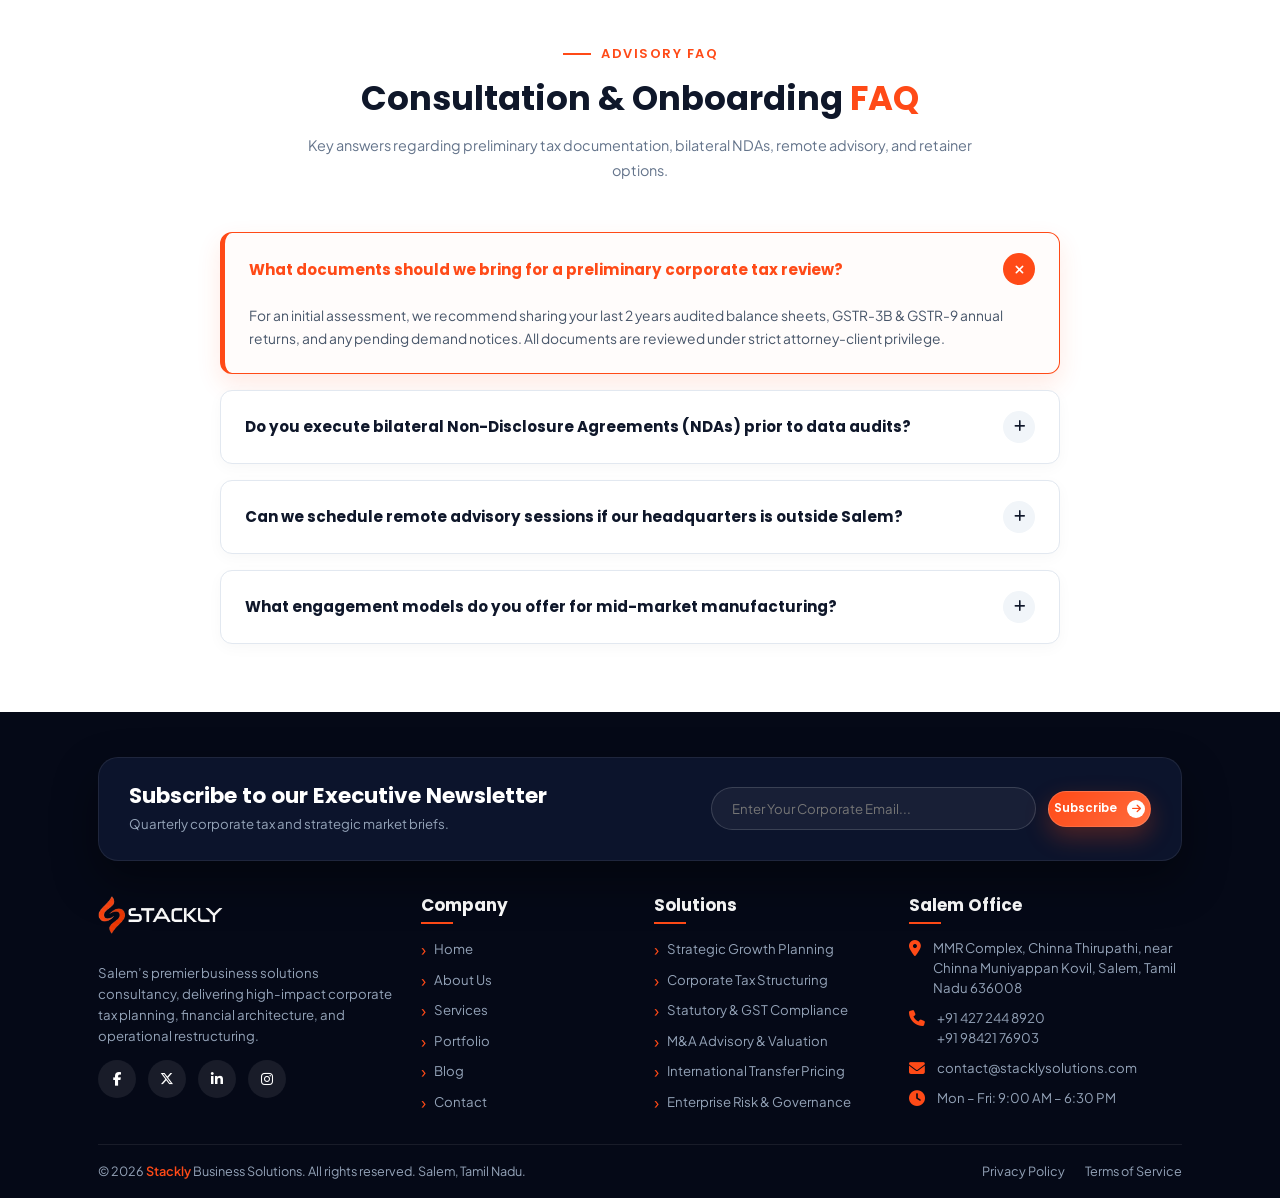
<file: contact.html>
<!DOCTYPE html>
<html lang="en">
<head>
  <meta charset="UTF-8">
  <meta name="viewport" content="width=device-width, initial-scale=1.0">
  <title>Contact Us – Stackly Business Solutions</title>
  
  <link rel="icon" type="image/webp" href="assets/top-logo.webp">
  <link rel="apple-touch-icon" href="assets/top-logo.webp">

  
  <link rel="preconnect" href="https://fonts.googleapis.com">
  <link rel="preconnect" href="https://fonts.gstatic.com" crossorigin>
  <link href="https://fonts.googleapis.com/css2?family=Plus+Jakarta+Sans:wght@300;400;500;600;700;800&family=Poppins:wght@400;500;600;700;800;900&display=swap" rel="stylesheet">

  <link rel="stylesheet" href="https://cdnjs.cloudflare.com/ajax/libs/font-awesome/6.5.1/css/all.min.css">
  <link rel="stylesheet" href="style.css">
</head>
<body>

  <div id="stackly-preloader" class="stackly-preloader" aria-hidden="true">
    <div class="preloader-backdrop-blur"></div>
    <div class="preloader-content">
      <div class="ball-jump-stage">
        <div class="ball-glow-aura"></div>
        <div class="jumping-ball-wrapper">
          <div class="jumping-ball">
            <span class="ball-specular"></span>
          </div>
        </div>
        <div class="ball-ground">
          <div class="ball-shadow"></div>
          <div class="ground-ripple ground-ripple-1"></div>
          <div class="ground-ripple ground-ripple-2"></div>
          <div class="ground-ripple ground-ripple-3"></div>
          <div class="kinetic-dots">
            <span class="k-dot k-dot-1"></span>
            <span class="k-dot k-dot-2 active"></span>
            <span class="k-dot k-dot-3"></span>
          </div>
        </div>
      </div>
      <div class="preloader-meta">
        <div class="preloader-brand">
          <span class="brand-text">STACKLY</span>
          <span class="brand-badge">SOLUTIONS</span>
        </div>
        <div class="preloader-bar-wrap">
          <div class="preloader-bar" id="preloaderProgressBar"></div>
        </div>
        <div class="preloader-status">
          <span class="status-msg" id="preloaderStatusText">Loading experiences...</span>
          <span class="status-percent" id="preloaderPercent">0%</span>
        </div>
      </div>
    </div>
  </div>

  
  <header class="site-header scrolled">
    <div class="container header-container">
      <a href="index.html" class="site-logo">
        <img src="assets/logo.webp" alt="Stackly Logo">
      </a>

      <nav class="main-navigation">
        <ul class="nav-menu">
          <li class="nav-item"><a href="index.html" class="nav-link">Home</a></li>
          <li class="nav-item"><a href="about.html" class="nav-link">About</a></li>
          <li class="nav-item"><a href="services.html" class="nav-link">Services</a></li>
          <li class="nav-item"><a href="portfolio.html" class="nav-link">Portfolio</a></li>
          <li class="nav-item"><a href="blog.html" class="nav-link">Blog</a></li>
          <li class="nav-item"><a href="contact.html" class="nav-link active">Contact</a></li>
        </ul>
      </nav>

      <div class="header-right">
        <a href="get-started.html" class="dtbtn dtbtn-sm header-cta-group">
          Get Started <i class="fa-solid fa-user-plus"></i>
        </a>
        <button class="mobile-toggle" aria-label="Toggle navigation menu">
          <i class="fa-solid fa-bars"></i>
        </button>
      </div>
    </div>
  </header>

  
  <div class="mobile-drawer-overlay"></div>
  <aside class="mobile-drawer">
    <div class="drawer-header">
      <a href="index.html" class="site-logo">
        <img src="assets/logo.webp" alt="Stackly Logo" style="height: 36px;">
      </a>
      <button class="drawer-close"><i class="fa-solid fa-xmark"></i></button>
    </div>
    <nav class="drawer-menu">
      <a href="index.html" class="drawer-link">Home</a>
      <a href="about.html" class="drawer-link">About Us</a>
      <a href="services.html" class="drawer-link">Services</a>
      <a href="portfolio.html" class="drawer-link">Portfolio</a>
      <a href="blog.html" class="drawer-link">Blog</a>
      <a href="contact.html" class="drawer-link active">Contact</a>
    </nav>
    <a href="get-started.html" class="dtbtn" style="width: 100%; margin-bottom: 24px;">
      Get Started <i class="fa-solid fa-user-plus"></i>
    </a>
  </aside>

  
  <section class="page-hero-banner" style="background-image: url('assets/hero_contact_bg.webp');">
    <div class="container">
      <h1 class="banner-title">Contact <span>Salem HQ</span></h1>
      <p class="banner-desc">Connect with our senior partners and corporate advisory leadership at our Salem headquarters.</p>
      <div class="breadcrumb-nav">
        <a href="index.html">Home</a>
        <span class="sep">/</span>
        <span class="current">Contact Us</span>
      </div>
    </div>
  </section>

  
  <section class="section-padding bg-light-pattern">
    <div class="container">
      
      <div class="contact-cards-grid">
        
        <div class="service-box" style="padding: 36px 24px; text-align: center;">
          <div class="service-icon-wrap" style="margin-bottom: 18px;">
            <i class="fa-solid fa-location-dot"></i>
          </div>
          <h3 class="service-title" style="font-size: 1.25rem;">Salem Headquarters</h3>
          <p class="service-desc" style="font-size: 0.95rem;">
            MMR Complex, Chinna Thirupathi, near Chinna Muniyappan Kovil, Salem, Tamil Nadu 636008
          </p>
        </div>

        
        <div class="service-box" style="padding: 36px 24px; text-align: center;">
          <div class="service-icon-wrap" style="margin-bottom: 18px;">
            <i class="fa-solid fa-phone-volume"></i>
          </div>
          <h3 class="service-title" style="font-size: 1.25rem;">Direct Phone Lines</h3>
          <p class="service-desc" style="font-size: 0.95rem;">
            <a href="404.html" style="color: var(--primary); font-weight: 700;">+91 427 244 8920</a><br>
            <a href="404.html" style="color: var(--text-dark); font-weight: 600;">+91 98421 76903</a>
          </p>
        </div>

        
        <div class="service-box" style="padding: 36px 24px; text-align: center;">
          <div class="service-icon-wrap" style="margin-bottom: 18px;">
            <i class="fa-solid fa-envelope-open-text"></i>
          </div>
          <h3 class="service-title" style="font-size: 1.25rem;">Corporate Inquiries</h3>
          <p class="service-desc" style="font-size: 0.95rem;">
            <a href="404.html" style="color: var(--primary); font-weight: 600;">contact@stacklysolutions.com</a><br>
            <a href="404.html" style="color: var(--text-dark);">advisory@stackly.in</a>
          </p>
        </div>
      </div>

      
      <div class="contact-main-grid">
        
        <div class="contact-form-wrapper">
          <span class="section-subtitle">Confidential Advisory Request</span>
          <h2 class="section-title contact-form-title">
            Speak With A <span>Senior Partner</span>
          </h2>

          <form id="contactForm" novalidate>
            <div class="form-row-2col">
              <div class="form-group" id="nameBox" style="margin-bottom: 0;">
                <label class="form-label" style="color: var(--text-dark);">Your Name *</label>
                <input type="text" id="contactName" class="form-control-light" placeholder="e.g. Ramesh Sundaram" required>
                <div class="error-msg" id="nameError"></div>
              </div>
              <div class="form-group" id="emailBox" style="margin-bottom: 0;">
                <label class="form-label" style="color: var(--text-dark);">Corporate Email *</label>
                <input type="email" id="contactEmail" class="form-control-light" placeholder="ramesh@company.com" required>
                <div class="error-msg" id="emailError"></div>
              </div>
            </div>

            <div class="form-row-2col">
              <div class="form-group" id="phoneBox" style="margin-bottom: 0;">
                <label class="form-label" style="color: var(--text-dark);">Phone Number *</label>
                <input type="tel" id="contactPhone" class="form-control-light" placeholder="+91 98400 00000" required>
                <div class="error-msg" id="phoneError"></div>
              </div>
              <div class="form-group" style="margin-bottom: 0;">
                <label class="form-label" style="color: var(--text-dark);">Company / Group Name</label>
                <input type="text" class="form-control-light" placeholder="e.g. Salem Industrial Ltd">
              </div>
            </div>

            <div class="form-group custom-select-box" id="subjectBox">
              <label class="form-label" style="color: var(--text-dark);">Primary Advisory Interest</label>
              <div class="custom-select-wrap" id="subjectWrap">
                <input type="hidden" id="contactSubject" name="contactSubject" value="Corporate Tax Restructuring & GST Strategy">
                <div class="custom-select-trigger" id="subjectTrigger" tabindex="0" role="combobox" aria-expanded="false" aria-haspopup="listbox">
                  <span class="custom-select-value" id="subjectDisplay">Corporate Tax Restructuring & GST Strategy</span>
                  <i class="fa-solid fa-chevron-down custom-select-arrow" id="subjectArrow"></i>
                </div>
                <div class="custom-select-menu" id="subjectMenu" role="listbox">
                  <div class="custom-select-option is-selected" data-value="Corporate Tax Restructuring & GST Strategy" role="option">Corporate Tax Restructuring & GST Strategy</div>
                  <div class="custom-select-option" data-value="Strategic Business Growth & EBITDA Scaling" role="option">Strategic Business Growth & EBITDA Scaling</div>
                  <div class="custom-select-option" data-value="M&A Due Diligence & Capital Raising" role="option">M&A Due Diligence & Capital Raising</div>
                  <div class="custom-select-option" data-value="Statutory Audit & Forensics" role="option">Statutory Audit & Forensics</div>
                  <div class="custom-select-option" data-value="Family Office & Succession Trust" role="option">Family Office & Succession Trust</div>
                </div>
              </div>
              <div class="error-msg" id="subjectError"></div>
            </div>

            <div class="form-group" id="messageBox">
              <label class="form-label" style="color: var(--text-dark);">Brief Description of Requirements</label>
              <textarea id="contactMessage" class="form-control-light" rows="4" placeholder="Outline your current business structure or tax planning needs..." required></textarea>
              <div class="error-msg" id="messageError"></div>
            </div>

            <button type="submit" class="dtbtn" style="width: 100%;">
              Submit Consultation Request
              <span class="btn-icon"><i class="fa-solid fa-arrow-right"></i></span>
            </button>
          </form>
        </div>

        
        <div class="contact-side-col">
          
          <div class="contact-map-wrap">
            <iframe 
              src="https://www.google.com/maps/embed?pb=!1m18!1m12!1m3!1d15629.832919324672!2d78.1673898!3d11.6874404!2m3!1f0!2f0!3f0!3m2!1i1024!2i768!4f13.1!3m3!1m2!1s0x3babf038f6154c55%3A0xe5a3eb3b9286ebc8!2sChinna%20Thirupathi%2C%20Salem%2C%20Tamil%20Nadu!5e0!3m2!1sen!2sin!4v1700000000000!5m2!1sen!2sin" 
              class="contact-map-iframe"
              allowfullscreen="" 
              loading="lazy" 
              referrerpolicy="no-referrer-when-downgrade"
              title="Stackly Headquarters Salem Map">
            </iframe>
          </div>

          
          <div class="contact-hours-card">
            <h4 class="hours-card-title">
              <i class="fa-regular fa-clock" style="color: var(--primary);"></i> Salem Office Hours
            </h4>
            <ul class="hours-list">
              <li class="hours-item">
                <span>Monday – Friday:</span>
                <span class="hours-val hours-val-accent">9:00 AM – 6:30 PM</span>
              </li>
              <li class="hours-item">
                <span>Saturday:</span>
                <span class="hours-val">9:30 AM – 2:00 PM</span>
              </li>
              <li class="hours-item">
                <span>Sunday:</span>
                <span class="hours-val-muted">Closed (Audit Desk on Call)</span>
              </li>
            </ul>
          </div>
        </div>
      </div>
    </div>
  </section>

  <section class="section-padding bg-dark-section">
    <div class="container">
      <div style="text-align: center; max-width: 680px; margin: 0 auto 50px;">
        <span class="section-subtitle" style="justify-content: center;">Direct Access</span>
        <h2 class="section-title text-white">
          Dedicated Practice <span>Desks</span>
        </h2>
        <p style="color: var(--text-light-muted);">
          Connect directly with specialized senior partners for urgent statutory filings, tribunal matters, or deal restructuring.
        </p>
      </div>

      <div class="chroma-grid">
        
        <div class="chroma-card" style="--chroma-color: #ff4a17;">
          <div>
            <div class="chroma-top">
              <img src="assets/team_arjun.webp" alt="Arjun Rathore" class="chroma-avatar">
              <div>
                <h4 class="chroma-name">Arjun Rathore</h4>
                <div class="chroma-role">Direct Tax & ITAT Desk</div>
                <div class="chroma-handle">Priority: Corporate Tax & Forensics</div>
              </div>
            </div>
            <p class="chroma-body">Direct assistance for scrutiny notices, Section 148 reopenings, and corporate advance tax planning.</p>
          </div>
          <div class="chroma-footer">
            <span style="font-size: 0.82rem; color: #cbd5e1;"><i class="fa-solid fa-phone" style="color: #ff4a17;"></i> +91 427 244 8921</span>
            <a href="get-started.html" style="color: #ff4a17; font-weight: 700; font-size: 0.85rem;">Book Call &rarr;</a>
          </div>
        </div>

        
        <div class="chroma-card" style="--chroma-color: #3b82f6;">
          <div>
            <div class="chroma-top">
              <img src="assets/team_vignesh.webp" alt="Vignesh Moorthy" class="chroma-avatar">
              <div>
                <h4 class="chroma-name">Vignesh Moorthy</h4>
                <div class="chroma-role">M&A & High Court Desk</div>
                <div class="chroma-handle">Priority: Deal Diligence & Valuation</div>
              </div>
            </div>
            <p class="chroma-body">Transaction advisory for corporate acquisitions, NCLT merger petitions, and promoter equity buybacks.</p>
          </div>
          <div class="chroma-footer">
            <span style="font-size: 0.82rem; color: #cbd5e1;"><i class="fa-solid fa-phone" style="color: #3b82f6;"></i> +91 427 244 8922</span>
            <a href="get-started.html" style="color: #3b82f6; font-weight: 700; font-size: 0.85rem;">Book Call &rarr;</a>
          </div>
        </div>

        
        <div class="chroma-card" style="--chroma-color: #10b981;">
          <div>
            <div class="chroma-top">
              <img src="assets/team_deepika.webp" alt="Deepika Sundaram" class="chroma-avatar">
              <div>
                <h4 class="chroma-name">Deepika Sundaram</h4>
                <div class="chroma-role">Family Office & Trust Desk</div>
                <div class="chroma-handle">Priority: Succession & Asset Ring-Fencing</div>
              </div>
            </div>
            <p class="chroma-body">Confidential structuring of private promoter trusts, overseas wealth compliance, and inheritance governance.</p>
          </div>
          <div class="chroma-footer">
            <span style="font-size: 0.82rem; color: #cbd5e1;"><i class="fa-solid fa-phone" style="color: #10b981;"></i> +91 427 244 8923</span>
            <a href="get-started.html" style="color: #10b981; font-weight: 700; font-size: 0.85rem;">Book Call &rarr;</a>
          </div>
        </div>

        
        <div class="chroma-card" style="--chroma-color: #ec4899;">
          <div>
            <div class="chroma-top">
              <img src="assets/team_sneha.webp" alt="Sneha Ramakrishnan" class="chroma-avatar">
              <div>
                <h4 class="chroma-name">Sneha Ramakrishnan</h4>
                <div class="chroma-role">Emergency Audit Notice Line</div>
                <div class="chroma-handle">Priority: 4-Hour Rapid Response</div>
              </div>
            </div>
            <p class="chroma-body">Immediate statutory notice triage for GST departmental summons, search and seizure advice, and ROC queries.</p>
          </div>
          <div class="chroma-footer">
            <span style="font-size: 0.82rem; color: #cbd5e1;"><i class="fa-solid fa-bolt" style="color: #ec4899;"></i> Urgent Hotline</span>
            <a href="get-started.html" style="color: #ec4899; font-weight: 700; font-size: 0.85rem;">Trigger Notice &rarr;</a>
          </div>
        </div>

        
        <div class="chroma-card" style="--chroma-color: #8b5cf6;">
          <div>
            <div class="chroma-top">
              <img src="assets/team_priya.webp" alt="Priya Krishnan" class="chroma-avatar">
              <div>
                <h4 class="chroma-name">Priya Krishnan</h4>
                <div class="chroma-role">Indirect Tax & GST Appeals Desk</div>
                <div class="chroma-handle">Priority: GST Audit & High Court Appeals</div>
              </div>
            </div>
            <p class="chroma-body">Expert handling of GST audit notices, input tax credit (ITC) blockages, state tribunal representation, and appellate filings.</p>
          </div>
          <div class="chroma-footer">
            <span style="font-size: 0.82rem; color: #cbd5e1;"><i class="fa-solid fa-phone" style="color: #8b5cf6;"></i> +91 427 244 8924</span>
            <a href="get-started.html" style="color: #8b5cf6; font-weight: 700; font-size: 0.85rem;">Book Call &rarr;</a>
          </div>
        </div>

        
        <div class="chroma-card" style="--chroma-color: #f59e0b;">
          <div>
            <div class="chroma-top">
              <img src="assets/team_suresh.webp" alt="Suresh Sundaram" class="chroma-avatar">
              <div>
                <h4 class="chroma-name">Suresh Sundaram</h4>
                <div class="chroma-role">Corporate Governance & ROC Desk</div>
                <div class="chroma-handle">Priority: Secretarial Compliance & NCLT</div>
              </div>
            </div>
            <p class="chroma-body">Full-spectrum corporate law compliance, ROC filing remediation, promoter dispute resolution, and secretarial audit governance.</p>
          </div>
          <div class="chroma-footer">
            <span style="font-size: 0.82rem; color: #cbd5e1;"><i class="fa-solid fa-phone" style="color: #f59e0b;"></i> +91 427 244 8925</span>
            <a href="get-started.html" style="color: #f59e0b; font-weight: 700; font-size: 0.85rem;">Book Call &rarr;</a>
          </div>
        </div>
      </div>
    </div>
  </section>

  <section class="section-padding bg-light-pattern">
    <div class="container">
      <div style="text-align: center; max-width: 680px; margin: 0 auto 50px;">
        <span class="section-subtitle" style="justify-content: center;">Facility Showcase</span>
        <h2 class="section-title">
          Our Salem <span>Corporate Facilities</span>
        </h2>
        <p>
          Hover over each facility photograph to explore the infrastructure where our senior partners engineer high-stakes solutions.
        </p>
      </div>

      <div class="reveal-gallery-grid">
        
        <div class="reveal-card">
          <img src="assets/contact-meeting.webp" alt="Salem Executive Boardroom" class="reveal-card-img">
          <span class="reveal-always-visible-badge"><i class="fa-solid fa-landmark"></i> Boardroom</span>
          <div class="reveal-curtain-overlay">
            <h3 class="reveal-curtain-title">Partner Consultation Boardroom</h3>
            <div class="reveal-curtain-stat">Soundproof • High-Security Cryptographic Comms</div>
            <p class="reveal-curtain-desc">
              Dedicated private suites for high-stakes promoter discussions, M&A deal closings, and family trust deliberations.
            </p>
            <div class="reveal-curtain-action">
              <a href="get-started.html" class="dtbtn dtbtn-sm">Schedule Visit &rarr;</a>
            </div>
          </div>
        </div>

        
        <div class="reveal-card">
          <img src="assets/contact-lab.webp" alt="Forensic Ledger Lab" class="reveal-card-img">
          <span class="reveal-always-visible-badge"><i class="fa-solid fa-server"></i> Forensic Lab</span>
          <div class="reveal-curtain-overlay">
            <h3 class="reveal-curtain-title">Forensic Ledger & Tax Audit Lab</h3>
            <div class="reveal-curtain-stat">Cloud Analytics • Sub-Second Ledger Auditing</div>
            <p class="reveal-curtain-desc">
              Where our team deploys automated financial reconciliation and cross-checks multi-year GST delivery challans.
            </p>
            <div class="reveal-curtain-action">
              <a href="get-started.html" class="dtbtn dtbtn-sm">Schedule Visit &rarr;</a>
            </div>
          </div>
        </div>

        
        <div class="reveal-card">
          <img src="assets/pexels-jakubzerdzicki-36598869.webp" alt="Client Concierge Suite" class="reveal-card-img">
          <span class="reveal-always-visible-badge"><i class="fa-solid fa-handshake-angle"></i> Concierge</span>
          <div class="reveal-curtain-overlay">
            <h3 class="reveal-curtain-title">Client Concierge & Advisory Hub</h3>
            <div class="reveal-curtain-stat">Private Parking • Chinna Thirupathi, Salem</div>
            <p class="reveal-curtain-desc">
              Seamless executive reception with dedicated case managers to oversee document custody and regulatory filings.
            </p>
            <div class="reveal-curtain-action">
              <a href="get-started.html" class="dtbtn dtbtn-sm">Schedule Visit &rarr;</a>
            </div>
          </div>
        </div>
      </div>
    </div>
  </section>

  <section class="section-padding faq-section-white">
    <div class="container">
      <div style="text-align: center; max-width: 680px; margin: 0 auto 50px;">
        <span class="section-subtitle" style="justify-content: center;">Advisory FAQ</span>
        <h2 class="section-title">
          Consultation & Onboarding <span>FAQ</span>
        </h2>
        <p style="color: var(--text-dark-muted);">
          Key answers regarding preliminary tax documentation, bilateral NDAs, remote advisory, and retainer options.
        </p>
      </div>

      <div style="max-width: 840px; margin: 0 auto;">
        
        <div class="faq-item-clean active">
          <button type="button" class="faq-question-btn" aria-expanded="true">
            <span>What documents should we bring for a preliminary corporate tax review?</span>
            <span class="faq-toggle-icon"><i class="fa-solid fa-plus"></i></span>
          </button>
          <div class="faq-answer-block" style="max-height: 200px;">
            <p>For an initial assessment, we recommend sharing your last 2 years audited balance sheets, GSTR-3B & GSTR-9 annual returns, and any pending demand notices. All documents are reviewed under strict attorney-client privilege.</p>
          </div>
        </div>

        
        <div class="faq-item-clean">
          <button type="button" class="faq-question-btn" aria-expanded="false">
            <span>Do you execute bilateral Non-Disclosure Agreements (NDAs) prior to data audits?</span>
            <span class="faq-toggle-icon"><i class="fa-solid fa-plus"></i></span>
          </button>
          <div class="faq-answer-block">
            <p>Yes, absolutely. Confidentiality is the cornerstone of our practice. A standard mutual NDA is counter-signed by our Managing Partner before any financial data or transaction details are accessed.</p>
          </div>
        </div>

        
        <div class="faq-item-clean">
          <button type="button" class="faq-question-btn" aria-expanded="false">
            <span>Can we schedule remote advisory sessions if our headquarters is outside Salem?</span>
            <span class="faq-toggle-icon"><i class="fa-solid fa-plus"></i></span>
          </button>
          <div class="faq-answer-block">
            <p>Yes. While our headquarters is in Salem, our partners regularly host encrypted virtual board conferences via Google Meet, Zoom, and our secure client cloud dashboard for clients across Coimbatore, Chennai, Bengaluru, and overseas.</p>
          </div>
        </div>

        
        <div class="faq-item-clean">
          <button type="button" class="faq-question-btn" aria-expanded="false">
            <span>What engagement models do you offer for mid-market manufacturing?</span>
            <span class="faq-toggle-icon"><i class="fa-solid fa-plus"></i></span>
          </button>
          <div class="faq-answer-block">
            <p>We provide both annual comprehensive advisory retainers (covering direct tax, GST, and board representation) and project-specific mandates (such as M&A due diligence, family trust formation, or tribunal dispute resolution).</p>
          </div>
        </div>
      </div>
    </div>
  </section>

  
  <footer class="site-footer">
    <div class="container">
      
      <div class="newsletter-box">
        <div class="newsletter-text">
          <h3>Subscribe to our Executive Newsletter</h3>
          <p>Quarterly corporate tax and strategic market briefs.</p>
        </div>
        <form class="newsletter-form" action="404.html" method="GET">
          <input type="email" class="newsletter-input" placeholder="Enter Your Corporate Email..." required>
          <button type="submit" class="dtbtn dtbtn-sm">
            Subscribe
            <span class="btn-icon"><i class="fa-solid fa-arrow-right"></i></span>
          </button>
        </form>
      </div>

      
      <div class="footer-main-grid">
        
        <div class="footer-widget">
          <a href="index.html" class="site-logo" style="display: inline-block; margin-bottom: 20px;">
            <img src="assets/logo.webp" alt="Stackly Logo" style="height: 40px;">
          </a>
          <p class="footer-desc">
            Salem’s premier business solutions consultancy, delivering high-impact corporate tax planning, financial architecture, and operational restructuring.
          </p>
          <div class="footer-social-links">
            <a href="404.html" class="footer-social-btn" aria-label="Facebook"><i class="fa-brands fa-facebook-f"></i></a>
            <a href="404.html" class="footer-social-btn" aria-label="Twitter"><i class="fa-brands fa-x-twitter"></i></a>
            <a href="404.html" class="footer-social-btn" aria-label="LinkedIn"><i class="fa-brands fa-linkedin-in"></i></a>
            <a href="404.html" class="footer-social-btn" aria-label="Instagram"><i class="fa-brands fa-instagram"></i></a>
          </div>
        </div>

        
        <div class="footer-widget">
          <h4>Company</h4>
          <div class="footer-links-list">
            <a href="index.html">Home</a>
            <a href="about.html">About Us</a>
            <a href="services.html">Services</a>
            <a href="portfolio.html">Portfolio</a>
            <a href="blog.html">Blog</a>
            <a href="contact.html">Contact</a>
          </div>
        </div>

        
        <div class="footer-widget">
          <h4>Solutions</h4>
          <div class="footer-links-list">
            <a href="404.html">Strategic Growth Planning</a>
            <a href="404.html">Corporate Tax Structuring</a>
            <a href="404.html">Statutory & GST Compliance</a>
            <a href="404.html">M&A Advisory & Valuation</a>
            <a href="404.html">International Transfer Pricing</a>
            <a href="404.html">Enterprise Risk & Governance</a>
          </div>
        </div>

        
        <div class="footer-widget">
          <h4>Salem Office</h4>
          <div class="footer-contact-list">
            <div class="footer-contact-item">
              <i class="fa-solid fa-location-dot"></i>
              <span>MMR Complex, Chinna Thirupathi, near Chinna Muniyappan Kovil, Salem, Tamil Nadu 636008</span>
            </div>
            <div class="footer-contact-item">
              <i class="fa-solid fa-phone"></i>
              <div>
                <a href="404.html">+91 427 244 8920</a><br>
                <a href="404.html">+91 98421 76903</a>
              </div>
            </div>
            <div class="footer-contact-item">
              <i class="fa-solid fa-envelope"></i>
              <a href="404.html">contact@stacklysolutions.com</a>
            </div>
            <div class="footer-contact-item">
              <i class="fa-solid fa-clock"></i>
              <span>Mon – Fri: 9:00 AM – 6:30 PM</span>
            </div>
          </div>
        </div>
      </div>

      
      <div class="footer-bottom-bar">
        <div>
          © 2026 <span>Stackly</span> Business Solutions. All rights reserved. Salem, Tamil Nadu.
        </div>
        <div class="footer-bottom-nav">
          <a href="404.html">Privacy Policy</a>
          <a href="404.html">Terms of Service</a>
        </div>
      </div>
    </div>
  </footer>

  <script src="script.js"></script>
</body>
</html>
</file>
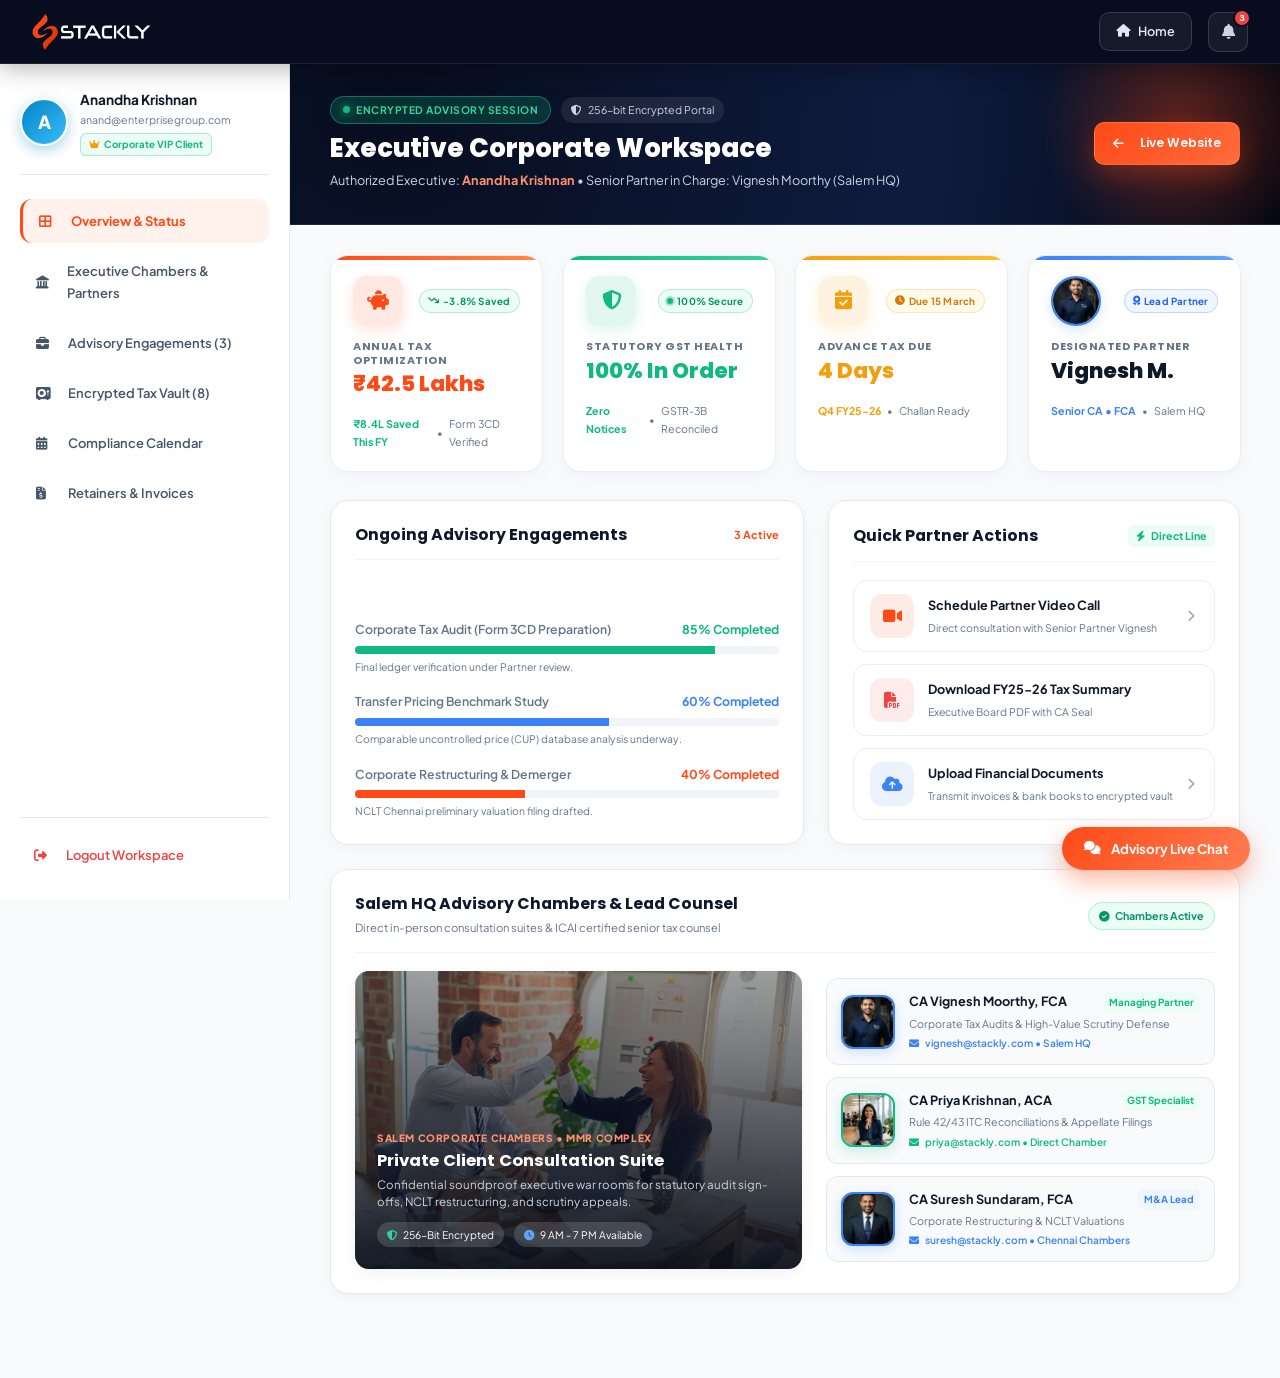
<file: customer-dashboard.html>
<!DOCTYPE html>
<html lang="en">
<head>
    <meta charset="UTF-8">
    <meta name="viewport" content="width=device-width, initial-scale=1.0">
    <title>Customer Dashboard | Stackly Business Solutions - Client Workspace</title>
    <link rel="icon" type="image/webp" href="assets/top-logo.webp">
    <link rel="apple-touch-icon" href="assets/top-logo.webp">
    
    
    <link rel="preconnect" href="https://fonts.googleapis.com">
    <link rel="preconnect" href="https://fonts.gstatic.com" crossorigin>
    <link href="https://fonts.googleapis.com/css2?family=Plus+Jakarta+Sans:wght@400;500;600;700;800&family=Poppins:wght@500;600;700;800&display=swap" rel="stylesheet">
    
    <link rel="stylesheet" href="https://cdnjs.cloudflare.com/ajax/libs/font-awesome/6.5.1/css/all.min.css">
    <link rel="stylesheet" href="style.css">
    <style>
        
        .chat-widget-toggle {
            position: fixed;
            bottom: 30px;
            right: 30px;
            background: linear-gradient(135deg, #ff4a17 0%, #ff7d52 100%);
            color: #ffffff;
            border: none;
            padding: 13px 22px;
            border-radius: 30px;
            box-shadow: 0 10px 25px rgba(255, 74, 23, 0.4);
            font-family: inherit;
            font-size: 0.92rem;
            font-weight: 700;
            cursor: pointer;
            z-index: 1000;
            display: flex;
            align-items: center;
            gap: 10px;
            transition: all 0.25s ease;
        }
        .chat-widget-toggle:hover {
            transform: translateY(-3px) scale(1.02);
            box-shadow: 0 14px 30px rgba(255, 74, 23, 0.5);
        }
        .chat-widget-box {
            position: fixed;
            bottom: 95px;
            right: 30px;
            width: 360px;
            height: 480px;
            background: #ffffff;
            border: 1px solid #e2e8f0;
            border-radius: 20px;
            box-shadow: 0 20px 50px rgba(15, 23, 42, 0.2);
            z-index: 1000;
            display: flex;
            flex-direction: column;
            opacity: 0;
            visibility: hidden;
            transform: translateY(20px);
            transition: all 0.3s cubic-bezier(0.16, 1, 0.3, 1);
            overflow: hidden;
        }
        .chat-widget-box.active {
            opacity: 1;
            visibility: visible;
            transform: translateY(0);
        }
        .chat-header {
            background: #070d1e;
            color: #ffffff;
            padding: 16px 20px;
            display: flex;
            align-items: center;
            justify-content: space-between;
            border-bottom: 1px solid rgba(255,255,255,0.1);
        }
        .chat-messages {
            flex-grow: 1;
            padding: 18px;
            overflow-y: auto;
            display: flex;
            flex-direction: column;
            background: #f8fafc;
        }
        .chat-input-form {
            padding: 12px 16px;
            border-top: 1px solid #e2e8f0;
            background: #ffffff;
            display: flex;
            gap: 10px;
        }
    </style>
</head>
<body style="background: #f8fafc; min-height: 100vh; display: flex; flex-direction: column; margin: 0; overflow-x: clip;">

  <div id="stackly-preloader" class="stackly-preloader" aria-hidden="true">
    <div class="preloader-backdrop-blur"></div>
    <div class="preloader-content">
      <div class="ball-jump-stage">
        <div class="ball-glow-aura"></div>
        <div class="jumping-ball-wrapper">
          <div class="jumping-ball">
            <span class="ball-specular"></span>
          </div>
        </div>
        <div class="ball-ground">
          <div class="ball-shadow"></div>
          <div class="ground-ripple ground-ripple-1"></div>
          <div class="ground-ripple ground-ripple-2"></div>
          <div class="ground-ripple ground-ripple-3"></div>
          <div class="kinetic-dots">
            <span class="k-dot k-dot-1"></span>
            <span class="k-dot k-dot-2 active"></span>
            <span class="k-dot k-dot-3"></span>
          </div>
        </div>
      </div>
      <div class="preloader-meta">
        <div class="preloader-brand">
          <span class="brand-text">STACKLY</span>
          <span class="brand-badge">SOLUTIONS</span>
        </div>
        <div class="preloader-bar-wrap">
          <div class="preloader-bar" id="preloaderProgressBar"></div>
        </div>
        <div class="preloader-status">
          <span class="status-msg" id="preloaderStatusText">Loading experiences...</span>
          <span class="status-percent" id="preloaderPercent">0%</span>
        </div>
      </div>
    </div>
  </div>

    
    <header class="dash-navbar">
        <div style="display: flex; align-items: center; gap: 14px;">
            <button class="dash-sidebar-toggle" id="dashSidebarToggle" aria-label="Toggle Side Menu" title="Open Navigation Menu">
                <i class="fas fa-bars"></i>
            </button>
            <a href="index.html" class="dash-logo" title="Stackly Business Solutions">
                <img src="assets/logo.webp" alt="Stackly Logo">
            </a>
        </div>

        <div class="dash-nav-actions">
            <a href="index.html" class="dash-home-btn" title="Back to Website">
                <i class="fas fa-home"></i> <span>Home</span>
            </a>
            
            
            <div class="dash-notif-wrap">
                <button class="dash-bell-btn" id="dashBellBtn" title="Client Advisory Alerts" aria-label="Client Advisory Alerts">
                    <i class="fas fa-bell"></i>
                    <span class="bell-badge-pulse">3</span>
                </button>
                <div class="dash-notif-dropdown" id="dashNotifDropdown">
                    <div class="notif-header">
                        <strong style="font-size: 0.88rem; color: var(--text-dark, #0f172a);">Workspace Notices (3)</strong>
                        <a href="404.html" style="font-size: 0.72rem; color: var(--primary); font-weight: 700; text-decoration: none;">Mark all read</a>
                    </div>
                    <div class="notif-body">
                        <a href="404.html" class="notif-item">
                            <i class="fas fa-file-pdf" style="color: #10b981; font-size: 1.1rem; margin-top: 2px;"></i>
                            <div>
                                <strong style="display: block; font-size: 0.82rem; color: var(--text-dark, #0f172a);">Tax Audit Report Uploaded</strong>
                                <p style="font-size: 0.74rem; color: #64748b; margin: 2px 0 0;">Certified Form 3CD now accessible in your Encrypted Vault.</p>
                                <span style="font-size: 0.68rem; color: #94a3b8;">5 minutes ago</span>
                            </div>
                        </a>
                        <a href="404.html" class="notif-item">
                            <i class="fas fa-circle-check" style="color: #3b82f6; font-size: 1.1rem; margin-top: 2px;"></i>
                            <div>
                                <strong style="display: block; font-size: 0.82rem; color: var(--text-dark, #0f172a);">GST Return Reconciled</strong>
                                <p style="font-size: 0.74rem; color: #64748b; margin: 2px 0 0;">Q3 GSTR-3B accepted with zero tax discrepancy.</p>
                                <span style="font-size: 0.68rem; color: #94a3b8;">2 hours ago</span>
                            </div>
                        </a>
                        <a href="404.html" class="notif-item">
                            <i class="fas fa-calendar-check" style="color: var(--primary); font-size: 1.1rem; margin-top: 2px;"></i>
                            <div>
                                <strong style="display: block; font-size: 0.82rem; color: var(--text-dark, #0f172a);">Advance Tax Reminder</strong>
                                <p style="font-size: 0.74rem; color: #64748b; margin: 2px 0 0;">FY25-26 4th installment challan prepared for payment.</p>
                                <span style="font-size: 0.68rem; color: #94a3b8;">Yesterday</span>
                            </div>
                        </a>
                    </div>
                    <div class="notif-footer">
                        <a href="404.html" class="notif-footer-link">View All Notifications <i class="fas fa-arrow-right"></i></a>
                    </div>
                </div>
            </div>
        </div>
    </header>

    
    <div class="dash-sidebar-backdrop" id="dashSidebarBackdrop"></div>

    
    <div class="dash-app-shell">
        
        
        <aside class="dash-sidebar-dock">
            <div>
                
                <div style="display: flex; align-items: center; gap: 12px; margin-bottom: 24px; padding-bottom: 18px; border-bottom: 1px solid #e2e8f0;">
                    <div style="width: 48px; height: 48px; border-radius: 50%; background: linear-gradient(135deg, #0284c7 0%, #38bdf8 100%); color: #ffffff; display: flex; align-items: center; justify-content: center; font-size: 1.25rem; font-weight: 800; flex-shrink: 0; box-shadow: 0 4px 14px rgba(2, 132, 199, 0.35); border: 2px solid #ffffff;" id="userAvatar">A</div>
                    <div style="overflow: hidden;">
                        <strong style="display: block; font-size: 0.95rem; color: var(--text-dark, #0f172a); white-space: nowrap; text-overflow: ellipsis; overflow: hidden;" id="sideUserName">Anandha Krishnan</strong>
                        <span style="font-size: 0.74rem; color: #64748b; display: block; white-space: nowrap; text-overflow: ellipsis; overflow: hidden;" id="sideUserEmail">anand@enterprisegroup.com</span>
                        <span style="font-size: 0.68rem; font-weight: 700; color: #10b981; background: #ecfdf5; padding: 2px 8px; border-radius: 6px; display: inline-flex; align-items: center; gap: 4px; margin-top: 4px; border: 1px solid rgba(16, 185, 129, 0.3);">
                            <i class="fas fa-crown" style="color: #f59e0b; font-size: 0.65rem;"></i> Corporate VIP Client
                        </span>
                    </div>
                </div>

                
                <ul class="dashboard-sidebar-menu">
                    <li>
                        <a href="javascript:void(0)" class="active" data-tab="overview">
                            <i class="fas fa-th-large" style="width: 20px;"></i> Overview &amp; Status
                        </a>
                    </li>
                    <li>
                        <a href="javascript:void(0)" data-tab="chambers">
                            <i class="fas fa-landmark" style="width: 20px;"></i> Executive Chambers &amp; Partners
                        </a>
                    </li>
                    <li>
                        <a href="javascript:void(0)" data-tab="engagements">
                            <i class="fas fa-briefcase" style="width: 20px;"></i> Advisory Engagements (3)
                        </a>
                    </li>
                    <li>
                        <a href="javascript:void(0)" data-tab="vault">
                            <i class="fas fa-vault" style="width: 20px;"></i> Encrypted Tax Vault (8)
                        </a>
                    </li>
                    <li>
                        <a href="javascript:void(0)" data-tab="calendar">
                            <i class="fas fa-calendar-alt" style="width: 20px;"></i> Compliance Calendar
                        </a>
                    </li>
                    <li>
                        <a href="javascript:void(0)" data-tab="billing">
                            <i class="fas fa-file-invoice-dollar" style="width: 20px;"></i> Retainers &amp; Invoices
                        </a>
                    </li>
                </ul>
            </div>

            
            <div style="border-top: 1px solid #e2e8f0; padding-top: 16px; margin-top: 20px;">
                <a href="javascript:void(0)" class="dash-logout-trigger" style="display: flex; align-items: center; gap: 12px; color: #ef4444; text-decoration: none; font-weight: 600; font-size: 0.9rem; padding: 10px 14px; border-radius: 10px; transition: all 0.2s ease;">
                    <i class="fas fa-sign-out-alt" style="width: 20px;"></i> Logout Workspace
                </a>
            </div>
        </aside>

        
        <main class="dash-main-scroll">
            
            
            <div class="dash-title-banner">
                <div class="dash-banner-flex">
                    <div>
                        <div style="display: flex; align-items: center; gap: 10px; margin-bottom: 8px; flex-wrap: wrap;">
                            <span class="dash-status-pill" style="background: rgba(16, 185, 129, 0.2); border: 1px solid rgba(16, 185, 129, 0.5); color: #34d399;">
                                <span class="pulse-indicator-emerald"></span> ENCRYPTED ADVISORY SESSION
                            </span>
                            <span style="font-size: 0.74rem; color: #cbd5e1; background: rgba(255,255,255,0.08); padding: 4px 10px; border-radius: 20px;">
                                <i class="fas fa-shield-alt" style="margin-right: 4px;"></i> 256-bit Encrypted Portal
                            </span>
                        </div>
                        <h1 style="font-size: 1.8rem; margin: 0 0 6px; font-weight: 800; color: #ffffff;">Executive Corporate Workspace</h1>
                        <p style="color: #cbd5e1; font-size: 0.88rem; margin: 0;">Authorized Executive: <strong style="color: #ff916e;" id="dashUserName">Anandha Krishnan</strong> &bull; Senior Partner in Charge: Vignesh Moorthy (Salem HQ)</p>
                    </div>

                    <div>
                        <a href="index.html" class="dtbtn dtbtn-sm" style="border-radius: 10px; padding: 10px 18px; font-size: 0.85rem;">
                            <i class="fas fa-arrow-left" style="margin-right: 6px;"></i> Live Website
                        </a>
                    </div>
                </div>
            </div>

            
            <div class="dash-content-padding">
                
                
                <div class="dash-tab-pane active" id="tab-overview">
                    
                    
                    <div class="dash-kpi-grid">
                        <div class="dash-kpi-card kpi-tax">
                            <div class="dash-kpi-top-row">
                                <div class="dash-kpi-icon icon-tax"><i class="fa-solid fa-piggy-bank"></i></div>
                                <span class="kpi-badge-pill success"><i class="fa-solid fa-arrow-trend-down"></i> -3.8% Saved</span>
                            </div>
                            <div class="dash-kpi-body">
                                <h5>Annual Tax Optimization</h5>
                                <h3 style="color: #ff4a17;">₹42.5 Lakhs</h3>
                            </div>
                            <div class="dash-kpi-footer-sub">
                                <span style="color: #10b981; font-weight: 700;">₹8.4L Saved This FY</span> &bull; <span>Form 3CD Verified</span>
                            </div>
                        </div>

                        <div class="dash-kpi-card kpi-gst">
                            <div class="dash-kpi-top-row">
                                <div class="dash-kpi-icon icon-gst"><i class="fa-solid fa-shield-halved"></i></div>
                                <span class="kpi-badge-pill success"><span class="pulse-dot-green"></span> 100% Secure</span>
                            </div>
                            <div class="dash-kpi-body">
                                <h5>Statutory GST Health</h5>
                                <h3 style="color: #10b981;">100% In Order</h3>
                            </div>
                            <div class="dash-kpi-footer-sub">
                                <span style="color: #10b981; font-weight: 700;">Zero Notices</span> &bull; <span>GSTR-3B Reconciled</span>
                            </div>
                        </div>

                        <div class="dash-kpi-card kpi-advance">
                            <div class="dash-kpi-top-row">
                                <div class="dash-kpi-icon icon-advance"><i class="fa-solid fa-calendar-check"></i></div>
                                <span class="kpi-badge-pill warning"><i class="fa-solid fa-clock"></i> Due 15 March</span>
                            </div>
                            <div class="dash-kpi-body">
                                <h5>Advance Tax Due</h5>
                                <h3 style="color: #f59e0b;">4 Days</h3>
                            </div>
                            <div class="dash-kpi-footer-sub">
                                <span style="color: #f59e0b; font-weight: 700;">Q4 FY25-26</span> &bull; <span>Challan Ready</span>
                            </div>
                        </div>

                        <div class="dash-kpi-card kpi-partner">
                            <div class="dash-kpi-top-row">
                                <div class="dash-kpi-icon icon-partner">
                                    <img src="assets/team_vignesh.webp" alt="CA Vignesh Moorthy" title="Senior Partner CA Vignesh Moorthy">
                                </div>
                                <span class="kpi-badge-pill info"><i class="fa-solid fa-award"></i> Lead Partner</span>
                            </div>
                            <div class="dash-kpi-body">
                                <h5>Designated Partner</h5>
                                <h3 style="color: var(--text-dark, #0f172a);">Vignesh M.</h3>
                            </div>
                            <div class="dash-kpi-footer-sub">
                                <span style="color: #3b82f6; font-weight: 700;">Senior CA &bull; FCA</span> &bull; <span>Salem HQ</span>
                            </div>
                        </div>
                    </div>

                    
                    <div class="dash-grid-2col" style="margin-bottom: 24px;">
                        
                        <div class="dash-card-box" style="margin-bottom: 0;">
                            <div class="dash-card-box-header">
                                <h4>Ongoing Advisory Engagements</h4>
                                <span style="font-size: 0.76rem; color: var(--primary); font-weight: 700;">3 Active</span>
                            </div>

                            <div style="display: flex; flex-direction: column; gap: 16px;">
                                <div>
                                    <div style="display: flex; justify-content: space-between; font-size: 0.85rem; font-weight: 600; margin-bottom: 6px;">
                                        <span>Corporate Tax Audit (Form 3CD Preparation)</span>
                                        <strong style="color: #10b981;">85% Completed</strong>
                                    </div>
                                    <div style="height: 8px; background: #f1f5f9; border-radius: 4px; overflow: hidden;">
                                        <div style="width: 85%; height: 100%; background: #10b981;"></div>
                                    </div>
                                    <span style="font-size: 0.72rem; color: #64748b; margin-top: 4px; display: block;">Final ledger verification under Partner review.</span>
                                </div>

                                <div>
                                    <div style="display: flex; justify-content: space-between; font-size: 0.85rem; font-weight: 600; margin-bottom: 6px;">
                                        <span>Transfer Pricing Benchmark Study</span>
                                        <strong style="color: #3b82f6;">60% Completed</strong>
                                    </div>
                                    <div style="height: 8px; background: #f1f5f9; border-radius: 4px; overflow: hidden;">
                                        <div style="width: 60%; height: 100%; background: #3b82f6;"></div>
                                    </div>
                                    <span style="font-size: 0.72rem; color: #64748b; margin-top: 4px; display: block;">Comparable uncontrolled price (CUP) database analysis underway.</span>
                                </div>

                                <div>
                                    <div style="display: flex; justify-content: space-between; font-size: 0.85rem; font-weight: 600; margin-bottom: 6px;">
                                        <span>Corporate Restructuring &amp; Demerger</span>
                                        <strong style="color: var(--primary);">40% Completed</strong>
                                    </div>
                                    <div style="height: 8px; background: #f1f5f9; border-radius: 4px; overflow: hidden;">
                                        <div style="width: 40%; height: 100%; background: var(--primary);"></div>
                                    </div>
                                    <span style="font-size: 0.72rem; color: #64748b; margin-top: 4px; display: block;">NCLT Chennai preliminary valuation filing drafted.</span>
                                </div>
                            </div>
                        </div>

                        <div class="dash-card-box" style="margin-bottom: 0;">
                            <div class="dash-card-box-header">
                                <h4>Quick Partner Actions</h4>
                                <span style="font-size: 0.74rem; color: #10b981; font-weight: 700; background: #ecfdf5; padding: 2px 8px; border-radius: 6px;"><i class="fa-solid fa-bolt" style="margin-right: 4px;"></i> Direct Line</span>
                            </div>
                            <div style="display: flex; flex-direction: column; gap: 12px;">
                                <a href="404.html" class="dash-partner-action-item" title="Schedule Video Call with Senior Partner">
                                    <div class="action-item-left">
                                        <div class="action-item-icon video">
                                            <i class="fa-solid fa-video"></i>
                                        </div>
                                        <div class="action-item-text">
                                            <strong>Schedule Partner Video Call</strong>
                                            <span>Direct consultation with Senior Partner Vignesh</span>
                                        </div>
                                    </div>
                                    <i class="fa-solid fa-chevron-right action-item-arrow"></i>
                                </a>

                                <a href="404.html" class="dash-partner-action-item download-report-btn" title="Download Board PDF with CA Seal">
                                    <div class="action-item-left">
                                        <div class="action-item-icon pdf">
                                            <i class="fa-solid fa-file-pdf"></i>
                                        </div>
                                        <div class="action-item-text">
                                            <strong>Download FY25-26 Tax Summary</strong>
                                            <span>Executive Board PDF with CA Seal</span>
                                        </div>
                                    </div>
                                    <i class="fa-solid fa-arrow-down-to-bracket action-item-arrow"></i>
                                </a>

                                <a href="404.html" class="dash-partner-action-item" title="Transmit invoices & bank books to encrypted vault">
                                    <div class="action-item-left">
                                        <div class="action-item-icon upload">
                                            <i class="fa-solid fa-cloud-arrow-up"></i>
                                        </div>
                                        <div class="action-item-text">
                                            <strong>Upload Financial Documents</strong>
                                            <span>Transmit invoices &amp; bank books to encrypted vault</span>
                                        </div>
                                    </div>
                                    <i class="fa-solid fa-chevron-right action-item-arrow"></i>
                                </a>
                            </div>
                        </div>

                    </div>

                    
                    <div class="dash-card-box" style="margin-top: 24px;">
                        <div class="dash-card-box-header">
                            <div>
                                <h4>Salem HQ Advisory Chambers &amp; Lead Counsel</h4>
                                <span style="font-size: 0.78rem; color: #64748b;">Direct in-person consultation suites &amp; ICAI certified senior tax counsel</span>
                            </div>
                            <span class="status-badge-modern success"><i class="fa-solid fa-circle-check"></i> Chambers Active</span>
                        </div>

                        <div class="dash-grid-2col">
                            
                            <div style="position: relative; border-radius: 14px; overflow: hidden; min-height: 220px; box-shadow: 0 4px 16px rgba(0,0,0,0.06);">
                                <img src="assets/contact-meeting.webp" alt="Salem Headquarters Chamber Boardroom" style="width: 100%; height: 100%; object-fit: cover; display: block; filter: brightness(0.72);">
                                <div style="position: absolute; inset: 0; background: linear-gradient(180deg, rgba(9,14,26,0.15) 0%, rgba(9,14,26,0.92) 100%); display: flex; flex-direction: column; justify-content: flex-end; padding: 22px; color: #ffffff;">
                                    <span style="font-size: 0.7rem; font-weight: 800; color: #ff916e; text-transform: uppercase; letter-spacing: 0.6px; margin-bottom: 4px;">Salem Corporate Chambers &bull; MMR Complex</span>
                                    <h4 style="color: #ffffff; margin: 0 0 6px; font-size: 1.15rem; font-weight: 700;">Private Client Consultation Suite</h4>
                                    <p style="color: #cbd5e1; font-size: 0.8rem; margin: 0 0 12px; line-height: 1.4;">Confidential soundproof executive war rooms for statutory audit sign-offs, NCLT restructuring, and scrutiny appeals.</p>
                                    <div style="display: flex; gap: 10px; align-items: center; flex-wrap: wrap;">
                                        <span style="font-size: 0.72rem; background: rgba(255,255,255,0.15); padding: 4px 10px; border-radius: 20px; color: #ffffff; white-space: nowrap;"><i class="fa-solid fa-shield-halved" style="color: #34d399; margin-right: 4px;"></i> 256-Bit Encrypted</span>
                                        <span style="font-size: 0.72rem; background: rgba(255,255,255,0.15); padding: 4px 10px; border-radius: 20px; color: #ffffff; white-space: nowrap;"><i class="fa-solid fa-clock" style="color: #60a5fa; margin-right: 4px;"></i> 9 AM - 7 PM Available</span>
                                    </div>
                                </div>
                            </div>

                            
                            <div style="display: flex; flex-direction: column; gap: 12px; justify-content: center;">
                                <div style="display: flex; align-items: center; gap: 14px; padding: 12px 14px; background: #f8fafc; border: 1px solid #e2e8f0; border-radius: 12px; transition: all 0.2s ease;">
                                    <div style="width: 54px; height: 54px; border-radius: 12px; overflow: hidden; flex-shrink: 0; border: 2px solid #3b82f6; box-shadow: 0 4px 12px rgba(59, 130, 246, 0.2);">
                                        <img src="assets/team_vignesh.webp" alt="CA Vignesh Moorthy" style="width: 100%; height: 100%; object-fit: cover;">
                                    </div>
                                    <div style="flex: 1;">
                                        <div style="display: flex; justify-content: space-between; align-items: center;">
                                            <strong style="font-size: 0.88rem; color: #0f172a;">CA Vignesh Moorthy, FCA</strong>
                                            <span style="font-size: 0.68rem; color: #10b981; font-weight: 700; background: #ecfdf5; padding: 2px 6px; border-radius: 6px;">Managing Partner</span>
                                        </div>
                                        <span style="font-size: 0.74rem; color: #64748b; display: block; margin-top: 2px;">Corporate Tax Audits &amp; High-Value Scrutiny Defense</span>
                                        <span style="font-size: 0.7rem; color: #3b82f6; font-weight: 600; margin-top: 2px; display: block;"><i class="fa-solid fa-envelope" style="margin-right: 4px;"></i> vignesh@stackly.com &bull; Salem HQ</span>
                                    </div>
                                </div>

                                <div style="display: flex; align-items: center; gap: 14px; padding: 12px 14px; background: #f8fafc; border: 1px solid #e2e8f0; border-radius: 12px; transition: all 0.2s ease;">
                                    <div style="width: 54px; height: 54px; border-radius: 12px; overflow: hidden; flex-shrink: 0; border: 2px solid #10b981; box-shadow: 0 4px 12px rgba(16, 185, 129, 0.2);">
                                        <img src="assets/team_priya.webp" alt="CA Priya Krishnan" style="width: 100%; height: 100%; object-fit: cover;">
                                    </div>
                                    <div style="flex: 1;">
                                        <div style="display: flex; justify-content: space-between; align-items: center;">
                                            <strong style="font-size: 0.88rem; color: #0f172a;">CA Priya Krishnan, ACA</strong>
                                            <span style="font-size: 0.68rem; color: #10b981; font-weight: 700; background: #ecfdf5; padding: 2px 6px; border-radius: 6px;">GST Specialist</span>
                                        </div>
                                        <span style="font-size: 0.74rem; color: #64748b; display: block; margin-top: 2px;">Rule 42/43 ITC Reconciliations &amp; Appellate Filings</span>
                                        <span style="font-size: 0.7rem; color: #10b981; font-weight: 600; margin-top: 2px; display: block;"><i class="fa-solid fa-envelope" style="margin-right: 4px;"></i> priya@stackly.com &bull; Direct Chamber</span>
                                    </div>
                                </div>

                                <div style="display: flex; align-items: center; gap: 14px; padding: 12px 14px; background: #f8fafc; border: 1px solid #e2e8f0; border-radius: 12px; transition: all 0.2s ease;">
                                    <div style="width: 54px; height: 54px; border-radius: 12px; overflow: hidden; flex-shrink: 0; border: 2px solid #3b82f6; box-shadow: 0 4px 12px rgba(59, 130, 246, 0.2);">
                                        <img src="assets/team_suresh.webp" alt="CA Suresh Sundaram" style="width: 100%; height: 100%; object-fit: cover;">
                                    </div>
                                    <div style="flex: 1;">
                                        <div style="display: flex; justify-content: space-between; align-items: center;">
                                            <strong style="font-size: 0.88rem; color: #0f172a;">CA Suresh Sundaram, FCA</strong>
                                            <span style="font-size: 0.68rem; color: #3b82f6; font-weight: 700; background: #eff6ff; padding: 2px 6px; border-radius: 6px;">M&amp;A Lead</span>
                                        </div>
                                        <span style="font-size: 0.74rem; color: #64748b; display: block; margin-top: 2px;">Corporate Restructuring &amp; NCLT Valuations</span>
                                        <span style="font-size: 0.7rem; color: #3b82f6; font-weight: 600; margin-top: 2px; display: block;"><i class="fa-solid fa-envelope" style="margin-right: 4px;"></i> suresh@stackly.com &bull; Chennai Chambers</span>
                                    </div>
                                </div>
                            </div>
                        </div>
                    </div>

                </div>

                
                <div class="dash-tab-pane" id="tab-engagements">
                    <div class="dash-card-box">
                        <div class="dash-card-box-header">
                            <div>
                                <h4>Advisory Retainer Engagements</h4>
                                <span style="font-size: 0.78rem; color: #64748b;">Comprehensive overview of corporate mandate deliverables</span>
                            </div>
                            <span class="status-badge-modern success">Retainer Active</span>
                        </div>

                        <div style="overflow-x: auto;">
                            <table class="modern-data-table">
                                <thead>
                                    <tr>
                                        <th>Engagement Title</th>
                                        <th>Mandate Scope</th>
                                        <th>Lead Partner</th>
                                        <th>Deliverable Deadline</th>
                                        <th>Status</th>
                                    </tr>
                                </thead>
                                <tbody>
                                    <tr>
                                        <td><strong>Comprehensive Statutory Audit FY25-26</strong></td>
                                        <td>Balance Sheet, P&amp;L certification, 3CD reporting</td>
                                        <td>Vignesh Moorthy, FCA</td>
                                        <td>30 Sept 2026</td>
                                        <td><span class="status-badge-modern success">Audited &amp; Signed</span></td>
                                    </tr>
                                    <tr>
                                        <td><strong>Cross-Border Transfer Pricing Study</strong></td>
                                        <td>Arm's length margin study &amp; Form 3CEB</td>
                                        <td>Suresh Sundaram, CA</td>
                                        <td>31 Oct 2026</td>
                                        <td><span class="status-badge-modern info">Benchmarking Complete</span></td>
                                    </tr>
                                    <tr>
                                        <td><strong>Quarterly GST Health Check &amp; ITC Reversal</strong></td>
                                        <td>Rule 42/43 compliance &amp; DRC-01 triage</td>
                                        <td>Priya Krishnan, CA</td>
                                        <td>Continuous / Rolling</td>
                                        <td><span class="status-badge-modern success">100% In Order</span></td>
                                    </tr>
                                </tbody>
                            </table>
                        </div>
                    </div>
                </div>

                
                <div class="dash-tab-pane" id="tab-vault">
                    <div class="dash-card-box">
                        <div class="dash-card-box-header">
                            <div>
                                <h4>Encrypted Document Vault</h4>
                                <span style="font-size: 0.78rem; color: #64748b;">Digitally signed ICAI audit certificates, tax returns, and board memorandums</span>
                            </div>
                            <span style="font-size: 0.74rem; color: #10b981; font-weight: 700;"><i class="fas fa-lock"></i> AES-256 Bit Secure</span>
                        </div>

                        <div style="display: flex; flex-direction: column; gap: 14px;">
                            <div style="padding: 14px 18px; border: 1px solid #e2e8f0; border-radius: 12px; background: #ffffff; display: flex; justify-content: space-between; align-items: center; flex-wrap: wrap; gap: 12px;">
                                <div style="display: flex; align-items: center; gap: 14px;">
                                    <div style="width: 42px; height: 42px; border-radius: 10px; background: #fef2f2; color: #ef4444; display: flex; align-items: center; justify-content: center; font-size: 1.2rem;">
                                        <i class="fas fa-file-pdf"></i>
                                    </div>
                                    <div>
                                        <strong style="display: block; font-size: 0.88rem; color: var(--text-dark, #0f172a);">Form 3CD Tax Audit Report (FY25-26)</strong>
                                        <span style="font-size: 0.74rem; color: #64748b;">Certified by Vignesh Moorthy &bull; 4.2 MB &bull; Signed 2 Days Ago</span>
                                    </div>
                                </div>
                                <a href="404.html" class="download-report-btn dtbtn dtbtn-sm" style="padding: 8px 16px; font-size: 0.8rem; text-decoration: none;">
                                    <i class="fas fa-download"></i> Download PDF
                                </a>
                            </div>

                            <div style="padding: 14px 18px; border: 1px solid #e2e8f0; border-radius: 12px; background: #ffffff; display: flex; justify-content: space-between; align-items: center; flex-wrap: wrap; gap: 12px;">
                                <div style="display: flex; align-items: center; gap: 14px;">
                                    <div style="width: 42px; height: 42px; border-radius: 10px; background: #eff6ff; color: #3b82f6; display: flex; align-items: center; justify-content: center; font-size: 1.2rem;">
                                        <i class="fas fa-file-shield"></i>
                                    </div>
                                    <div>
                                        <strong style="display: block; font-size: 0.88rem; color: var(--text-dark, #0f172a);">GST Annual Return GSTR-9C Reconciliation</strong>
                                        <span style="font-size: 0.74rem; color: #64748b;">CBIC Acknowledgement #8890442 &bull; 2.8 MB</span>
                                    </div>
                                </div>
                                <a href="404.html" class="download-report-btn dtbtn dtbtn-sm" style="padding: 8px 16px; font-size: 0.8rem; text-decoration: none;">
                                    <i class="fas fa-download"></i> Download PDF
                                </a>
                            </div>

                            <div style="padding: 14px 18px; border: 1px solid #e2e8f0; border-radius: 12px; background: #ffffff; display: flex; justify-content: space-between; align-items: center; flex-wrap: wrap; gap: 12px;">
                                <div style="display: flex; align-items: center; gap: 14px;">
                                    <div style="width: 42px; height: 42px; border-radius: 10px; background: #ecfdf5; color: #10b981; display: flex; align-items: center; justify-content: center; font-size: 1.2rem;">
                                        <i class="fas fa-file-contract"></i>
                                    </div>
                                    <div>
                                        <strong style="display: block; font-size: 0.88rem; color: var(--text-dark, #0f172a);">NCLT Demerger Scheme Valuation Docket</strong>
                                        <span style="font-size: 0.74rem; color: #64748b;">Certified Merchant Banker Valuation &bull; 6.1 MB</span>
                                    </div>
                                </div>
                                <a href="404.html" class="download-report-btn dtbtn dtbtn-sm" style="padding: 8px 16px; font-size: 0.8rem; text-decoration: none;">
                                    <i class="fas fa-download"></i> Download PDF
                                </a>
                            </div>
                        </div>
                    </div>
                </div>

                
                <div class="dash-tab-pane" id="tab-calendar">
                    <div class="dash-card-box">
                        <div class="dash-card-box-header">
                            <div>
                                <h4>Statutory Compliance Calendar (FY2025-26)</h4>
                                <span style="font-size: 0.78rem; color: #64748b;">Upcoming mandatory Indian corporate tax &amp; secretarial deadlines</span>
                            </div>
                            <span class="status-badge-modern info">Active Alerts</span>
                        </div>

                        <div style="display: flex; flex-direction: column; gap: 12px;">
                            <div style="padding: 14px; background: #fffbeb; border-radius: 12px; border-left: 4px solid #f59e0b; display: flex; justify-content: space-between; align-items: center;">
                                <div>
                                    <strong style="color: #92400e;">15 March 2026 &bull; Income Tax Advance Tax (Installment 4)</strong>
                                    <p style="margin: 2px 0 0; font-size: 0.82rem; color: #b45309;">100% of estimated annual corporate tax liability to be deposited via e-Pay Tax.</p>
                                </div>
                                <span class="status-badge-modern warning">In 4 Days</span>
                            </div>

                            <div style="padding: 14px; background: #f8fafc; border-radius: 12px; border-left: 4px solid #10b981; display: flex; justify-content: space-between; align-items: center;">
                                <div>
                                    <strong style="color: var(--text-dark, #0f172a);">20 March 2026 &bull; Monthly GST GSTR-3B Return</strong>
                                    <p style="margin: 2px 0 0; font-size: 0.82rem; color: #64748b;">Monthly summary return of outward supplies &amp; input tax credit reconciliation.</p>
                                </div>
                                <span class="status-badge-modern success">Data Reconciled</span>
                            </div>

                            <div style="padding: 14px; background: #f8fafc; border-radius: 12px; border-left: 4px solid #3b82f6; display: flex; justify-content: space-between; align-items: center;">
                                <div>
                                    <strong style="color: var(--text-dark, #0f172a);">30 April 2026 &bull; MCA Form MSME-1 Half Yearly Return</strong>
                                    <p style="margin: 2px 0 0; font-size: 0.82rem; color: #64748b;">Disclosure of outstanding payments to micro and small enterprises exceeding 45 days.</p>
                                </div>
                                <span class="status-badge-modern info">Scheduled</span>
                            </div>
                        </div>
                    </div>
                </div>

                
                <div class="dash-tab-pane" id="tab-billing">
                    <div class="dash-card-box">
                        <div class="dash-card-box-header">
                            <div>
                                <h4>Corporate Retainer Invoices</h4>
                                <span style="font-size: 0.78rem; color: #64748b;">Monthly &amp; Quarterly advisory retainer receipts</span>
                            </div>
                            <span class="status-badge-modern success">Account in Good Standing</span>
                        </div>

                        <div style="overflow-x: auto;">
                            <table class="modern-data-table">
                                <thead>
                                    <tr>
                                        <th>Invoice #</th>
                                        <th>Period</th>
                                        <th>Services Rendered</th>
                                        <th>Amount</th>
                                        <th>Payment Status</th>
                                        <th style="text-align: right;">Receipt</th>
                                    </tr>
                                </thead>
                                <tbody>
                                    <tr>
                                        <td><strong>INV-2026-089</strong></td>
                                        <td>Q3 FY25-26</td>
                                        <td>Statutory Audit &amp; Transfer Pricing Retainer</td>
                                        <td>₹4,50,000</td>
                                        <td><span class="status-badge-modern success">Paid via RTGS</span></td>
                                        <td style="text-align: right;">
                                            <a href="404.html" class="download-report-btn dtbtn dtbtn-sm" style="padding: 6px 12px; font-size: 0.76rem; text-decoration: none;">
                                                <i class="fas fa-file-invoice"></i> Receipt
                                            </a>
                                        </td>
                                    </tr>
                                    <tr>
                                        <td><strong>INV-2025-044</strong></td>
                                        <td>Q2 FY25-26</td>
                                        <td>Corporate Restructuring &amp; Demerger Advisory</td>
                                        <td>₹6,00,000</td>
                                        <td><span class="status-badge-modern success">Paid via RTGS</span></td>
                                        <td style="text-align: right;">
                                            <a href="404.html" class="download-report-btn dtbtn dtbtn-sm" style="padding: 6px 12px; font-size: 0.76rem; text-decoration: none;">
                                                <i class="fas fa-file-invoice"></i> Receipt
                                            </a>
                                        </td>
                                    </tr>
                                </tbody>
                            </table>
                        </div>
                    </div>
                </div>

                
                <div class="dash-tab-pane" id="tab-chambers">
                    
                    
                    <div class="dash-chamber-hero">
                        <img src="assets/contact-meeting.webp" alt="Salem Corporate Chambers" class="dash-chamber-hero-bg">
                        <div class="dash-chamber-hero-content">
                            <div style="display: flex; align-items: center; gap: 10px; margin-bottom: 10px; flex-wrap: wrap;">
                                <span class="dash-status-pill" style="background: rgba(16, 185, 129, 0.25); border: 1px solid rgba(16, 185, 129, 0.6); color: #34d399;">
                                    <span class="pulse-indicator-emerald"></span> SALEM HQ CHAMBERS ACTIVE
                                </span>
                                <span style="font-size: 0.74rem; color: #cbd5e1; background: rgba(255,255,255,0.1); padding: 4px 10px; border-radius: 20px;">
                                    <i class="fas fa-landmark" style="margin-right: 4px;"></i> MMR Complex &bull; Salem, Chennai, Bangalore
                                </span>
                            </div>
                            <h2 style="font-size: 1.7rem; font-weight: 800; color: #ffffff; margin: 0 0 8px;">Executive Advisory Chambers &amp; Senior Counsel</h2>
                            <p style="color: #cbd5e1; font-size: 0.88rem; max-width: 680px; margin: 0 0 20px; line-height: 1.5;">
                                Your corporate retainer grants exclusive access to private soundproof client suites, direct ICAI chartered accountant consultations, and 256-bit encrypted data verification facilities.
                            </p>
                            <div style="display: flex; gap: 14px; flex-wrap: wrap;">
                                <a href="404.html" class="dtbtn dtbtn-sm" style="padding: 10px 20px; border-radius: 10px; text-decoration: none;">
                                    <i class="fas fa-video" style="margin-right: 6px;"></i> Book Chamber Conference
                                </a>
                                <a href="404.html" class="dtbtn dtbtn-white dtbtn-sm" style="padding: 10px 20px; border-radius: 10px; text-decoration: none;">
                                    <i class="fas fa-phone-alt" style="margin-right: 6px;"></i> Salem Desk: +91 427 244 9000
                                </a>
                            </div>
                        </div>
                    </div>

                    
                    <div class="dash-card-box">
                        <div class="dash-card-box-header">
                            <div>
                                <h4>Designated Senior Advisory Partners</h4>
                                <span style="font-size: 0.78rem; color: #64748b;">Direct chartered accountant team assigned to your corporate entity</span>
                            </div>
                            <span class="status-badge-modern success">All Partners Available</span>
                        </div>

                        <div class="partner-image-grid">
                            
                            <div class="partner-image-card">
                                <div class="partner-card-media">
                                    <img src="assets/team_vignesh.webp" alt="CA Vignesh Moorthy">
                                    <span class="partner-card-badge">Managing Partner</span>
                                    <span class="partner-card-status-dot"><i class="fas fa-circle" style="font-size: 0.45rem;"></i> Salem HQ Online</span>
                                </div>
                                <div class="partner-card-body">
                                    <div>
                                        <strong style="font-size: 0.98rem; color: #0f172a; display: block;">CA Vignesh Moorthy, FCA</strong>
                                        <span style="font-size: 0.76rem; color: var(--primary); font-weight: 700; display: block; margin-top: 2px;">Senior Statutory Tax Partner</span>
                                        <p style="font-size: 0.74rem; color: #64748b; margin: 8px 0; line-height: 1.4;">20+ years leading Form 3CD corporate tax audits, ITAT appellate defense, and board restructuring.</p>
                                    </div>
                                    <a href="404.html" class="dtbtn dtbtn-outline dtbtn-sm" style="width: 100%; justify-content: center; margin-top: 10px; font-size: 0.78rem; padding: 8px; text-decoration: none;">
                                        <i class="fas fa-calendar-check" style="margin-right: 6px;"></i> Schedule Call
                                    </a>
                                </div>
                            </div>

                            
                            <div class="partner-image-card">
                                <div class="partner-card-media">
                                    <img src="assets/team_suresh.webp" alt="CA Suresh Sundaram">
                                    <span class="partner-card-badge">M&amp;A Lead</span>
                                    <span class="partner-card-status-dot"><i class="fas fa-circle" style="font-size: 0.45rem;"></i> Chennai Chambers</span>
                                </div>
                                <div class="partner-card-body">
                                    <div>
                                        <strong style="font-size: 0.98rem; color: #0f172a; display: block;">CA Suresh Sundaram, FCA</strong>
                                        <span style="font-size: 0.76rem; color: #3b82f6; font-weight: 700; display: block; margin-top: 2px;">Corporate Finance &amp; Valuations</span>
                                        <p style="font-size: 0.74rem; color: #64748b; margin: 8px 0; line-height: 1.4;">Specialist in cross-border acquisitions, NCLT demergers, and merchant banker valuation dockets.</p>
                                    </div>
                                    <a href="404.html" class="dtbtn dtbtn-outline dtbtn-sm" style="width: 100%; justify-content: center; margin-top: 10px; font-size: 0.78rem; padding: 8px; text-decoration: none;">
                                        <i class="fas fa-calendar-check" style="margin-right: 6px;"></i> Schedule Call
                                    </a>
                                </div>
                            </div>

                            
                            <div class="partner-image-card">
                                <div class="partner-card-media">
                                    <img src="assets/team_priya.webp" alt="CA Priya Krishnan">
                                    <span class="partner-card-badge">GST Counsel</span>
                                    <span class="partner-card-status-dot"><i class="fas fa-circle" style="font-size: 0.45rem;"></i> Salem HQ Online</span>
                                </div>
                                <div class="partner-card-body">
                                    <div>
                                        <strong style="font-size: 0.98rem; color: #0f172a; display: block;">CA Priya Krishnan, ACA</strong>
                                        <span style="font-size: 0.76rem; color: #10b981; font-weight: 700; display: block; margin-top: 2px;">Indirect Tax &amp; GST Head</span>
                                        <p style="font-size: 0.74rem; color: #64748b; margin: 8px 0; line-height: 1.4;">Authority on Rule 42/43 ITC audits, DRC-01 notice triage, and export rebate reconciliations.</p>
                                    </div>
                                    <a href="404.html" class="dtbtn dtbtn-outline dtbtn-sm" style="width: 100%; justify-content: center; margin-top: 10px; font-size: 0.78rem; padding: 8px; text-decoration: none;">
                                        <i class="fas fa-calendar-check" style="margin-right: 6px;"></i> Schedule Call
                                    </a>
                                </div>
                            </div>

                            
                            <div class="partner-image-card">
                                <div class="partner-card-media">
                                    <img src="assets/team_deepika.webp" alt="Deepika Rao">
                                    <span class="partner-card-badge">Global Tax</span>
                                    <span class="partner-card-status-dot"><i class="fas fa-circle" style="font-size: 0.45rem;"></i> Bangalore Hub</span>
                                </div>
                                <div class="partner-card-body">
                                    <div>
                                        <strong style="font-size: 0.98rem; color: #0f172a; display: block;">Deepika Rao, CPA, LLB</strong>
                                        <span style="font-size: 0.76rem; color: #8b5cf6; font-weight: 700; display: block; margin-top: 2px;">International Tax &amp; FEMA</span>
                                        <p style="font-size: 0.74rem; color: #64748b; margin: 8px 0; line-height: 1.4;">Expert in Form 15CA/CB cross-border remittances, transfer pricing studies, and DTAA relief.</p>
                                    </div>
                                    <a href="404.html" class="dtbtn dtbtn-outline dtbtn-sm" style="width: 100%; justify-content: center; margin-top: 10px; font-size: 0.78rem; padding: 8px; text-decoration: none;">
                                        <i class="fas fa-calendar-check" style="margin-right: 6px;"></i> Schedule Call
                                    </a>
                                </div>
                            </div>
                        </div>
                    </div>

                    
                    <div class="dash-card-box">
                        <div class="dash-card-box-header">
                            <div>
                                <h4>Salem HQ Chambers &amp; Advisory Infrastructure</h4>
                                <span style="font-size: 0.78rem; color: #64748b;">Physical and cryptographic security facilities dedicated to your accounts</span>
                            </div>
                            <span class="status-badge-modern info"><i class="fas fa-shield-alt"></i> ISO 27001 Certified</span>
                        </div>

                        <div class="case-study-grid" style="margin-bottom: 24px;">
                            <div class="case-study-card">
                                <div class="case-study-media">
                                    <img src="assets/contact-meeting.webp" alt="Executive Conference Suite">
                                </div>
                                <div class="case-study-body">
                                    <div>
                                        <strong style="font-size: 0.92rem; color: #0f172a; display: block;">Private Boardroom Suites</strong>
                                        <span style="font-size: 0.72rem; color: #64748b; display: block; margin-top: 2px;">MMR Complex, Salem</span>
                                        <p style="font-size: 0.76rem; color: #475569; margin: 8px 0 0; line-height: 1.4;">Sound-isolated executive chambers for confidential board resolutions, statutory audits, and shareholder alignments.</p>
                                    </div>
                                </div>
                            </div>

                            <div class="case-study-card">
                                <div class="case-study-media">
                                    <img src="assets/austin-distel-mpN7xjKQ_Ns-unsplash.webp" alt="Encrypted Tax Filing Lab">
                                </div>
                                <div class="case-study-body">
                                    <div>
                                        <strong style="font-size: 0.92rem; color: #0f172a; display: block;">Encrypted Tax Audit Center</strong>
                                        <span style="font-size: 0.72rem; color: #64748b; display: block; margin-top: 2px;">Secure Forensic Ledger Verification</span>
                                        <p style="font-size: 0.76rem; color: #475569; margin: 8px 0 0; line-height: 1.4;">High-security computational laboratory for SAP/Tally ledger extraction, Form 3CD analytics, and tax shielding.</p>
                                    </div>
                                </div>
                            </div>

                            <div class="case-study-card">
                                <div class="case-study-media">
                                    <img src="assets/pexels-tima-miroshnichenko-5439476.webp" alt="Appellate Scrutiny Strategy Room">
                                </div>
                                <div class="case-study-body">
                                    <div>
                                        <strong style="font-size: 0.92rem; color: #0f172a; display: block;">Appellate Litigation War Room</strong>
                                        <span style="font-size: 0.72rem; color: #64748b; display: block; margin-top: 2px;">ITAT &amp; High Court Preparation</span>
                                        <p style="font-size: 0.76rem; color: #475569; margin: 8px 0 0; line-height: 1.4;">Dedicated case preparation desk with direct link to Senior Supreme Court Advocates &amp; ICAI Council benches.</p>
                                    </div>
                                </div>
                            </div>
                        </div>
                    </div>

                    
                    <div class="dash-card-box">
                        <div class="dash-card-box-header">
                            <div>
                                <h4>Recent Advisory Achievements for Enterprise Clients</h4>
                                <span style="font-size: 0.78rem; color: #64748b;">Documented financial impact delivered through our Salem &amp; Chennai chambers</span>
                            </div>
                            <span class="status-badge-modern success">₹84+ Cr Saved Total</span>
                        </div>

                        <div class="case-study-grid">
                            <div class="case-study-card">
                                <div class="case-study-media">
                                    <img src="assets/pexels-tima-miroshnichenko-5439369.webp" alt="Salem Steel Hub ITC Optimization">
                                </div>
                                <div class="case-study-body">
                                    <div>
                                        <div style="display: flex; justify-content: space-between; align-items: center; margin-bottom: 4px;">
                                            <span style="font-size: 0.7rem; font-weight: 700; color: #10b981; background: #ecfdf5; padding: 2px 6px; border-radius: 4px;">GST Optimization</span>
                                            <strong style="color: #10b981; font-size: 0.85rem;">₹14.2 Cr Saved</strong>
                                        </div>
                                        <strong style="font-size: 0.9rem; color: #0f172a; display: block;">Industrial Steel Cluster ITC Recovery</strong>
                                        <p style="font-size: 0.75rem; color: #64748b; margin: 6px 0 0; line-height: 1.4;">Resolved Section 16(4) blocked credits across 4 rolling mills with 100% CBIC appellate acceptance.</p>
                                    </div>
                                </div>
                            </div>

                            <div class="case-study-card">
                                <div class="case-study-media">
                                    <img src="assets/pexels-yankrukov-7691675.webp" alt="Cross-Border Demerger Valuation">
                                </div>
                                <div class="case-study-body">
                                    <div>
                                        <div style="display: flex; justify-content: space-between; align-items: center; margin-bottom: 4px;">
                                            <span style="font-size: 0.7rem; font-weight: 700; color: #3b82f6; background: #eff6ff; padding: 2px 6px; border-radius: 4px;">NCLT Restructuring</span>
                                            <strong style="color: #3b82f6; font-size: 0.85rem;">₹62 Cr Valuation</strong>
                                        </div>
                                        <strong style="font-size: 0.9rem; color: #0f172a; display: block;">Textile Conglomerate Demerger Docket</strong>
                                        <p style="font-size: 0.75rem; color: #64748b; margin: 6px 0 0; line-height: 1.4;">Drafted seamless scheme of arrangement with zero capital gains impact under Sec 47(vib).</p>
                                    </div>
                                </div>
                            </div>

                            <div class="case-study-card">
                                <div class="case-study-media">
                                    <img src="assets/home_about_company.webp" alt="Transfer Pricing Benchmarking">
                                </div>
                                <div class="case-study-body">
                                    <div>
                                        <div style="display: flex; justify-content: space-between; align-items: center; margin-bottom: 4px;">
                                            <span style="font-size: 0.7rem; font-weight: 700; color: var(--primary); background: rgba(255,74,23,0.1); padding: 2px 6px; border-radius: 4px;">Transfer Pricing</span>
                                            <strong style="color: var(--primary); font-size: 0.85rem;">Form 3CEB Certified</strong>
                                        </div>
                                        <strong style="font-size: 0.9rem; color: #0f172a; display: block;">SaaS Enterprise Arm's Length Study</strong>
                                        <p style="font-size: 0.75rem; color: #64748b; margin: 6px 0 0; line-height: 1.4;">Engineered compliant royalty rate defense across US and EU subsidiary structures.</p>
                                    </div>
                                </div>
                            </div>
                        </div>
                    </div>

                </div>

            </div>
        </main>
    </div>

    
    <button class="chat-widget-toggle" title="Chat with Salem Advisory Desk">
        <i class="fas fa-comments"></i> <span>Advisory Live Chat</span>
    </button>

    <div class="chat-widget-box">
        <div class="chat-header">
            <div style="display: flex; align-items: center; gap: 10px;">
                <div style="width: 10px; height: 10px; border-radius: 50%; background: #10b981;"></div>
                <div>
                    <strong style="display: block; font-size: 0.9rem;">Salem Partner Hotline</strong>
                    <span style="font-size: 0.72rem; color: #94a3b8;">Senior CA Desk Online</span>
                </div>
            </div>
            <button class="chat-close-btn" style="background: none; border: none; color: #94a3b8; font-size: 1.1rem; cursor: pointer;">
                <i class="fas fa-times"></i>
            </button>
        </div>

        <div class="chat-messages">
            <div style="align-self: flex-start; background: #ffffff; color: var(--text-dark, #0f172a); padding: 10px 14px; border-radius: 14px 14px 14px 2px; max-width: 82%; font-size: 0.85rem; margin-bottom: 8px; border: 1px solid #e2e8f0;">
                Hello Anandha! Your dedicated advisory team at Salem HQ is active. How may we assist your finance desk today?
            </div>
        </div>

        <form class="chat-input-form">
            <input type="text" placeholder="Type message to CA partner..." style="flex: 1; padding: 10px 14px; border: 1.5px solid #e2e8f0; border-radius: 10px; font-size: 0.86rem; outline: none;">
            <button type="submit" class="dtbtn dtbtn-sm" style="padding: 10px 14px; border-radius: 10px; border: none; cursor: pointer;">
                <i class="fas fa-paper-plane"></i>
            </button>
        </form>
    </div>

    
    <div id="logoutModal" class="dash-modal-backdrop" role="dialog" aria-modal="true" aria-labelledby="logoutModalTitle">
        <div class="dash-modal-card">
            <div style="width: 56px; height: 56px; border-radius: 50%; background: #fef2f2; color: #ef4444; display: flex; align-items: center; justify-content: center; font-size: 1.5rem; margin: 0 auto 16px; border: 2px solid #fee2e2;">
                <i class="fas fa-sign-out-alt"></i>
            </div>
            <h3 id="logoutModalTitle" style="font-size: 1.3rem; color: var(--text-dark, #0f172a); margin: 0 0 8px; font-weight: 700;">Confirm Logout</h3>
            <p style="color: #64748b; font-size: 0.88rem; line-height: 1.5; margin: 0 0 24px;">
                Are you sure you want to end your corporate workspace session? Your encrypted records remain safe.
            </p>
            <div style="display: flex; gap: 12px; justify-content: center;">
                <button type="button" id="cancelLogoutBtn" class="dtbtn dtbtn-outline dtbtn-sm" style="flex: 1; padding: 10px; font-size: 0.88rem;">
                    Cancel
                </button>
                <button type="button" id="confirmLogoutBtn" class="dtbtn dtbtn-sm" style="flex: 1; padding: 10px; font-size: 0.88rem; background: #ef4444; border-color: #ef4444;">
                    Logout Now
                </button>
            </div>
        </div>
    </div>

    
    <div id="videoCallModal" class="dash-modal-backdrop" role="dialog" aria-modal="true" aria-labelledby="videoModalTitle">
        <div class="dash-modal-card" style="max-width: 480px; text-align: left;">
            <div style="display: flex; justify-content: space-between; align-items: center; margin-bottom: 16px;">
                <div style="display: flex; align-items: center; gap: 10px;">
                    <div style="width: 42px; height: 42px; border-radius: 10px; background: rgba(255, 74, 23, 0.1); color: #ff4a17; display: flex; align-items: center; justify-content: center; font-size: 1.15rem;">
                        <i class="fas fa-video"></i>
                    </div>
                    <div>
                        <h3 id="videoModalTitle" style="font-size: 1.15rem; color: var(--text-dark, #0f172a); margin: 0; font-weight: 700;">Partner Video Consultation</h3>
                        <span style="font-size: 0.74rem; color: #64748b;">Direct consultation with Senior Partner Vignesh Moorthy</span>
                    </div>
                </div>
                <button type="button" class="close-video-modal-btn" style="background: none; border: none; font-size: 1.2rem; color: #94a3b8; cursor: pointer;">
                    <i class="fas fa-times"></i>
                </button>
            </div>
            
            <form id="videoBookingForm" style="display: flex; flex-direction: column; gap: 14px;">
                <div>
                    <label style="display: block; font-size: 0.82rem; font-weight: 600; color: #334155; margin-bottom: 6px;">Preferred Date</label>
                    <input type="date" required value="2026-10-06" class="form-input" style="width: 100%; padding: 10px 14px; border-radius: 10px; border: 1.5px solid #e2e8f0; font-size: 0.88rem; box-sizing: border-box;">
                </div>
                <div>
                    <label style="display: block; font-size: 0.82rem; font-weight: 600; color: #334155; margin-bottom: 6px;">Time Slot</label>
                    <select class="form-input" style="width: 100%; padding: 10px 14px; border-radius: 10px; border: 1.5px solid #e2e8f0; font-size: 0.88rem; box-sizing: border-box;">
                        <option>10:30 AM - 11:15 AM (IST) - Salem HQ Chamber</option>
                        <option>02:00 PM - 02:45 PM (IST) - Direct Encrypted Link</option>
                        <option>04:30 PM - 05:15 PM (IST) - Direct Encrypted Link</option>
                    </select>
                </div>
                <div>
                    <label style="display: block; font-size: 0.82rem; font-weight: 600; color: #334155; margin-bottom: 6px;">Consultation Agenda / Notice Ref</label>
                    <textarea rows="3" placeholder="e.g. FY25-26 Form 3CD final review or GSTR-3B ITC reconciliation..." style="width: 100%; padding: 10px 14px; border-radius: 10px; border: 1.5px solid #e2e8f0; font-size: 0.88rem; box-sizing: border-box; font-family: inherit; resize: vertical;"></textarea>
                </div>
                <div style="display: flex; gap: 10px; margin-top: 6px;">
                    <button type="button" class="close-video-modal-btn dtbtn dtbtn-outline dtbtn-sm" style="flex: 1; padding: 10px; justify-content: center;">
                        Cancel
                    </button>
                    <button type="submit" class="dtbtn dtbtn-sm" style="flex: 1.3; padding: 10px; justify-content: center;">
                        <i class="fas fa-calendar-check" style="margin-right: 6px;"></i> Confirm Booking
                    </button>
                </div>
            </form>
        </div>
    </div>

    
    <div id="uploadDocsModal" class="dash-modal-backdrop" role="dialog" aria-modal="true" aria-labelledby="uploadModalTitle">
        <div class="dash-modal-card" style="max-width: 480px; text-align: left;">
            <div style="display: flex; justify-content: space-between; align-items: center; margin-bottom: 16px;">
                <div style="display: flex; align-items: center; gap: 10px;">
                    <div style="width: 42px; height: 42px; border-radius: 10px; background: rgba(59, 130, 246, 0.1); color: #3b82f6; display: flex; align-items: center; justify-content: center; font-size: 1.15rem;">
                        <i class="fas fa-cloud-arrow-up"></i>
                    </div>
                    <div>
                        <h3 id="uploadModalTitle" style="font-size: 1.15rem; color: var(--text-dark, #0f172a); margin: 0; font-weight: 700;">Upload Financial Documents</h3>
                        <span style="font-size: 0.74rem; color: #64748b;">Direct transmission to 256-bit encrypted audit vault</span>
                    </div>
                </div>
                <button type="button" class="close-upload-modal-btn" style="background: none; border: none; font-size: 1.2rem; color: #94a3b8; cursor: pointer;">
                    <i class="fas fa-times"></i>
                </button>
            </div>
            
            <form id="docUploadForm" style="display: flex; flex-direction: column; gap: 14px;">
                <div style="border: 2px dashed #cbd5e1; border-radius: 12px; padding: 26px 16px; text-align: center; background: #f8fafc; cursor: pointer; transition: all 0.2s ease;">
                    <i class="fas fa-file-shield" style="font-size: 2.2rem; color: #3b82f6; margin-bottom: 8px; display: block;"></i>
                    <strong style="display: block; font-size: 0.9rem; color: var(--text-dark, #0f172a);">Drag &amp; Drop Invoices, Ledgers or PDFs here</strong>
                    <span style="display: block; font-size: 0.76rem; color: #64748b; margin-top: 4px;">Supports PDF, XLSX, ZIP up to 50MB</span>
                </div>
                <div>
                    <label style="display: block; font-size: 0.82rem; font-weight: 600; color: #334155; margin-bottom: 6px;">Document Category</label>
                    <select class="form-input" style="width: 100%; padding: 10px 14px; border-radius: 10px; border: 1.5px solid #e2e8f0; font-size: 0.88rem; box-sizing: border-box;">
                        <option>Q4 FY25-26 Bank Statements &amp; Ledger Books</option>
                        <option>GST Input Tax Credit / Purchase Register</option>
                        <option>Form 3CD Supporting Vouchers &amp; Fixed Assets</option>
                        <option>Other Corporate Advisory Records</option>
                    </select>
                </div>
                <div style="display: flex; gap: 10px; margin-top: 6px;">
                    <button type="button" class="close-upload-modal-btn dtbtn dtbtn-outline dtbtn-sm" style="flex: 1; padding: 10px; justify-content: center;">
                        Cancel
                    </button>
                    <button type="submit" class="dtbtn dtbtn-sm" style="flex: 1.3; padding: 10px; justify-content: center; background: #3b82f6; border-color: #3b82f6;">
                        <i class="fas fa-lock" style="margin-right: 6px;"></i> Encrypt &amp; Transmit
                    </button>
                </div>
            </form>
        </div>
    </div>

    
    <script src="script.js"></script>
    <script>
       
        document.addEventListener('DOMContentLoaded', () => {
            const videoModal = document.getElementById('videoCallModal');
            const uploadModal = document.getElementById('uploadDocsModal');
            const btnVideoCall = document.getElementById('btnVideoCall');
            const btnUploadDocs = document.getElementById('btnUploadDocs');

            function openModal(modal) {
                if (modal) modal.classList.add('is-open');
            }
            function closeModal(modal) {
                if (modal) modal.classList.remove('is-open');
            }

            if (btnVideoCall) {
                btnVideoCall.addEventListener('click', (e) => {
                    e.preventDefault();
                    openModal(videoModal);
                });
            }
            document.querySelectorAll('.open-video-modal-btn').forEach(btn => {
                btn.addEventListener('click', (e) => {
                    e.preventDefault();
                    openModal(videoModal);
                });
            });

            if (btnUploadDocs) {
                btnUploadDocs.addEventListener('click', (e) => {
                    e.preventDefault();
                    openModal(uploadModal);
                });
            }

            document.querySelectorAll('.close-video-modal-btn').forEach(b => {
                b.addEventListener('click', () => closeModal(videoModal));
            });
            document.querySelectorAll('.close-upload-modal-btn').forEach(b => {
                b.addEventListener('click', () => closeModal(uploadModal));
            });

            const videoBookingForm = document.getElementById('videoBookingForm');
            if (videoBookingForm) {
                videoBookingForm.addEventListener('submit', (e) => {
                    e.preventDefault();
                    closeModal(videoModal);
                    if (typeof window.showToast === 'function') {
                        window.showToast('Video consultation requested! Meeting link dispatched to your email.');
                    } else {
                        alert('Video consultation requested! Meeting link dispatched to your email.');
                    }
                });
            }

            const docUploadForm = document.getElementById('docUploadForm');
            if (docUploadForm) {
                docUploadForm.addEventListener('submit', (e) => {
                    e.preventDefault();
                    closeModal(uploadModal);
                    if (typeof window.showToast === 'function') {
                        window.showToast('Documents encrypted & transmitted to vault successfully!');
                    } else {
                        alert('Documents encrypted & transmitted to vault successfully!');
                    }
                });
            }
        });
    </script>
</body>
</html>
</file>
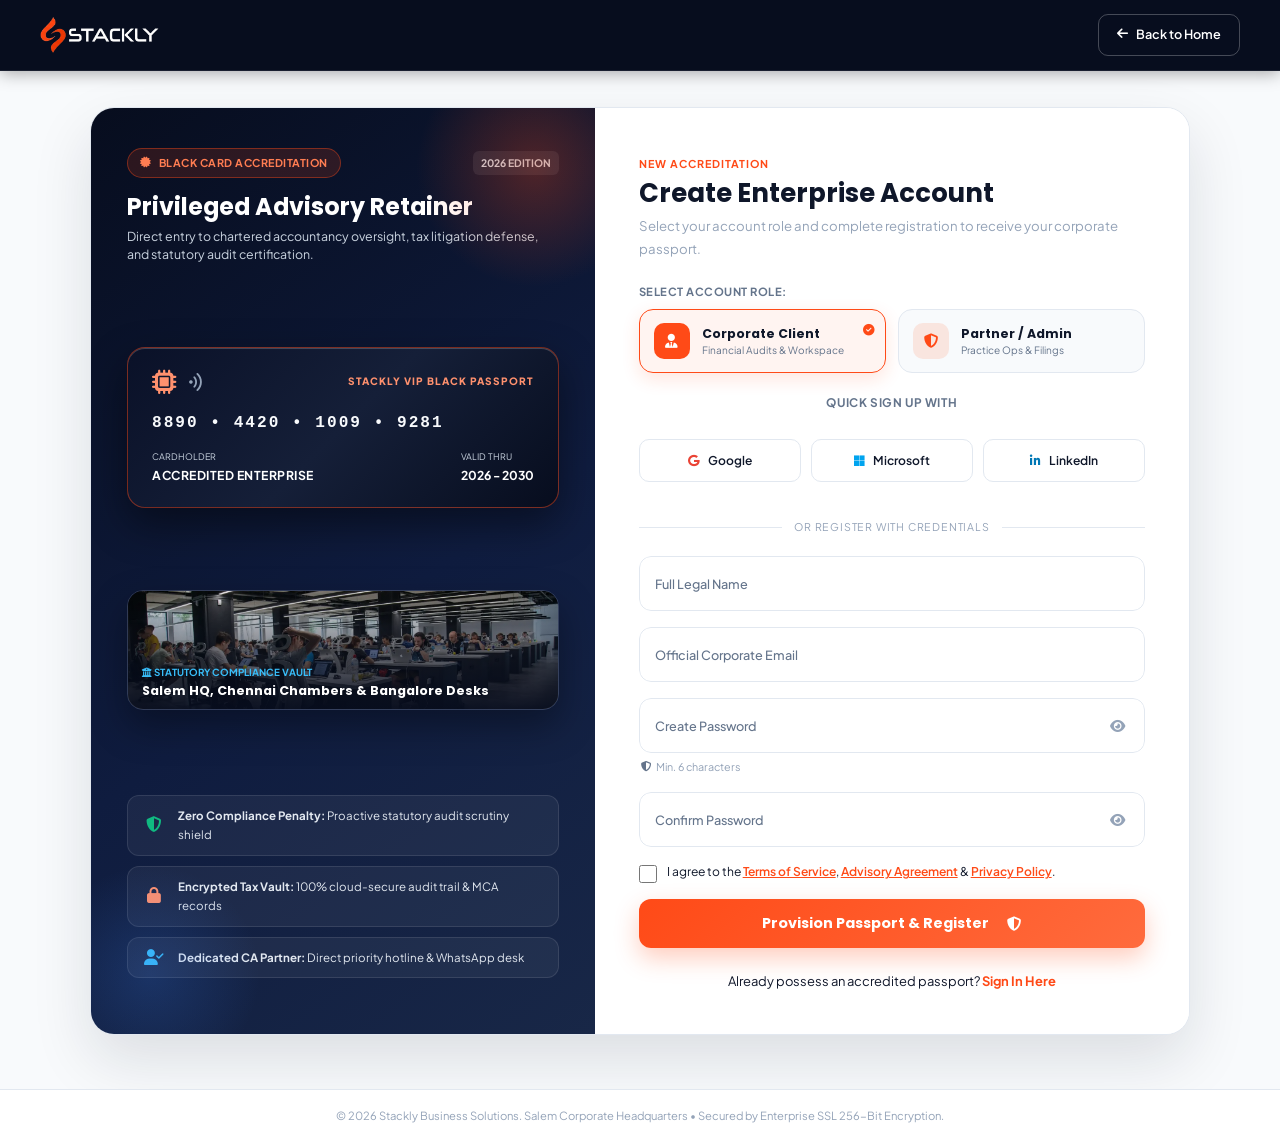
<file: get-started.html>
<!DOCTYPE html>
<html lang="en">
<head>
    <meta charset="UTF-8">
    <meta name="viewport" content="width=device-width, initial-scale=1.0">
    <title>Get Started | Stackly Business Solutions - Salem Corporate Advisory</title>
    <link rel="icon" type="image/webp" href="assets/top-logo.webp">
    <link rel="apple-touch-icon" href="assets/top-logo.webp">
    
    
    <link rel="preconnect" href="https://fonts.googleapis.com">
    <link rel="preconnect" href="https://fonts.gstatic.com" crossorigin>
    <link href="https://fonts.googleapis.com/css2?family=Plus+Jakarta+Sans:wght@400;500;600;700;800&family=Poppins:wght@500;600;700;800&display=swap" rel="stylesheet">
    
    <link rel="stylesheet" href="https://cdnjs.cloudflare.com/ajax/libs/font-awesome/6.5.1/css/all.min.css">
    <link rel="stylesheet" href="style.css">
</head>
<body class="auth-page-body">

  <div id="stackly-preloader" class="stackly-preloader" aria-hidden="true">
    <div class="preloader-backdrop-blur"></div>
    <div class="preloader-content">
      <div class="ball-jump-stage">
        <div class="ball-glow-aura"></div>
        <div class="jumping-ball-wrapper">
          <div class="jumping-ball">
            <span class="ball-specular"></span>
          </div>
        </div>
        <div class="ball-ground">
          <div class="ball-shadow"></div>
          <div class="ground-ripple ground-ripple-1"></div>
          <div class="ground-ripple ground-ripple-2"></div>
          <div class="ground-ripple ground-ripple-3"></div>
          <div class="kinetic-dots">
            <span class="k-dot k-dot-1"></span>
            <span class="k-dot k-dot-2 active"></span>
            <span class="k-dot k-dot-3"></span>
          </div>
        </div>
      </div>
      <div class="preloader-meta">
        <div class="preloader-brand">
          <span class="brand-text">STACKLY</span>
          <span class="brand-badge">SOLUTIONS</span>
        </div>
        <div class="preloader-bar-wrap">
          <div class="preloader-bar" id="preloaderProgressBar"></div>
        </div>
        <div class="preloader-status">
          <span class="status-msg" id="preloaderStatusText">Loading experiences...</span>
          <span class="status-percent" id="preloaderPercent">0%</span>
        </div>
      </div>
    </div>
  </div>

    
    <header class="auth-navbar">
        <a href="index.html" class="auth-logo" title="Stackly Business Solutions">
            <img src="assets/logo.webp" alt="Stackly Logo">
        </a>
        <a href="index.html" class="auth-back-btn">
            <i class="fas fa-arrow-left"></i> <span>Back to Home</span>
        </a>
    </header>

    
    <main class="auth-main-wrapper">
        <div class="auth-split-card">
            
            
            <div class="auth-showcase-panel">
                <div>
                    <div class="live-badge-row">
                        <span class="showcase-badge-pill">
                            <i class="fas fa-certificate"></i> BLACK CARD ACCREDITATION
                        </span>
                        <span style="font-size: 0.72rem; color: #cbd5e1; font-weight: 700; background: rgba(255,255,255,0.08); padding: 3px 8px; border-radius: 6px;">2026 EDITION</span>
                    </div>
                    <h2 style="font-size: 1.65rem; line-height: 1.25; margin: 4px 0 6px; font-weight: 700; color: #ffffff;">
                        Privileged Advisory Retainer
                    </h2>
                    <p style="color: #cbd5e1; font-size: 0.86rem; line-height: 1.45; margin: 0 0 10px;">
                        Direct entry to chartered accountancy oversight, tax litigation defense, and statutory audit certification.
                    </p>
                </div>

                
                <div class="vip-card-container">
                    <div class="vip-card-chip">
                        <div style="display: flex; align-items: center; gap: 10px;">
                            <i class="fas fa-microchip" style="font-size: 1.7rem; color: #ff916e;"></i>
                            <i class="fas fa-wifi" style="font-size: 1rem; color: #94a3b8; transform: rotate(90deg);"></i>
                        </div>
                        <span style="font-size: 0.7rem; font-weight: 800; color: #ff916e; letter-spacing: 1px;">STACKLY VIP BLACK PASSPORT</span>
                    </div>
                    <div style="font-family: monospace; font-size: 1.12rem; letter-spacing: 2px; color: #f8fafc; margin-bottom: 12px; font-weight: 700;">
                        8890 &bull; 4420 &bull; 1009 &bull; 9281
                    </div>
                    <div style="display: flex; justify-content: space-between; align-items: flex-end; font-size: 0.72rem; color: #cbd5e1;">
                        <div>
                            <span style="display: block; font-size: 0.62rem; text-transform: uppercase;">CARDHOLDER</span>
                            <strong style="color: #ffffff; font-size: 0.85rem; letter-spacing: 0.5px;">ACCREDITED ENTERPRISE</strong>
                        </div>
                        <div>
                            <span style="display: block; font-size: 0.62rem; text-transform: uppercase;">VALID THRU</span>
                            <strong style="color: #ffffff; font-size: 0.85rem;">2026 - 2030</strong>
                        </div>
                    </div>
                </div>

                
                <div class="hero-lot-frame" style="height: 120px; margin: 8px 0 12px;">
                    <img src="assets/contact-lab.webp" alt="Stackly High-Security Audit Vault" style="height: 120px;">
                    <div class="hero-lot-overlay" style="padding: 10px 14px;">
                        <span style="font-size: 0.68rem; color: #38bdf8; font-weight: 700; text-transform: uppercase;"><i class="fas fa-university"></i> Statutory Compliance Vault</span>
                        <h5 style="font-size: 0.88rem; margin: 2px 0 0; color: #ffffff;">Salem HQ, Chennai Chambers &amp; Bangalore Desks</h5>
                    </div>
                </div>

                
                <div class="vip-privileges-grid">
                    <div class="vip-privilege-item">
                        <i class="fas fa-shield-halved" style="color: #10b981;"></i>
                        <span><strong>Zero Compliance Penalty:</strong> Proactive statutory audit scrutiny shield</span>
                    </div>
                    <div class="vip-privilege-item">
                        <i class="fas fa-lock" style="color: #ff916e;"></i>
                        <span><strong>Encrypted Tax Vault:</strong> 100% cloud-secure audit trail &amp; MCA records</span>
                    </div>
                    <div class="vip-privilege-item">
                        <i class="fas fa-user-check" style="color: #38bdf8;"></i>
                        <span><strong>Dedicated CA Partner:</strong> Direct priority hotline &amp; WhatsApp desk</span>
                    </div>
                </div>
            </div>

            
            <div class="auth-form-panel">
                <div class="auth-header-copy">
                    <span class="eyebrow dark" style="margin-bottom: 4px; display: inline-block; font-size: 0.75rem; font-weight: 700; color: var(--primary); letter-spacing: 1px;">NEW ACCREDITATION</span>
                    <h2>Create Enterprise Account</h2>
                    <p>Select your account role and complete registration to receive your corporate passport.</p>
                </div>

                
                <div class="role-select-section">
                    <span class="role-select-label">Select Account Role:</span>
                    <div class="role-select-grid">
                        
                        
                        <div class="role-card active" data-role="corporate" id="roleCorporate">
                            <div class="role-icon">
                                <i class="fas fa-user-tie"></i>
                            </div>
                            <div class="role-text">
                                <h4>Corporate Client</h4>
                                <p>Financial Audits &amp; Workspace</p>
                            </div>
                            <div class="role-card-check">
                                <i class="fas fa-check-circle"></i>
                            </div>
                        </div>

                        
                        <div class="role-card" data-role="admin" id="roleAdmin">
                            <div class="role-icon">
                                <i class="fas fa-shield-halved"></i>
                            </div>
                            <div class="role-text">
                                <h4>Partner / Admin</h4>
                                <p>Practice Ops &amp; Filings</p>
                            </div>
                            <div class="role-card-check">
                                <i class="fas fa-check-circle"></i>
                            </div>
                        </div>

                    </div>
                </div>

                
                <div class="auth-social-title" style="text-align:center; font-size:0.82rem; font-weight:700; color:#64748b; letter-spacing:0.6px; text-transform:uppercase; margin-bottom:10px;">Quick Sign Up With</div>
                <div class="social-auth-grid">
                    <a href="404.html" class="social-auth-btn" title="Sign up with Google">
                        <i class="fab fa-google" style="color: #ea4335;"></i> <span>Google</span>
                    </a>
                    <a href="404.html" class="social-auth-btn" title="Sign up with Microsoft 365">
                        <i class="fab fa-microsoft" style="color: #00a4ef;"></i> <span>Microsoft</span>
                    </a>
                    <a href="404.html" class="social-auth-btn" title="Sign up with LinkedIn">
                        <i class="fab fa-linkedin-in" style="color: #0077b5;"></i> <span>LinkedIn</span>
                    </a>
                </div>

                <div class="auth-divider">Or register with credentials</div>

                
                <form id="signupForm" novalidate>
                    <input type="hidden" id="selectedRole" name="selectedRole" value="corporate">

                    
                    <div class="form-input-box" id="nameBox">
                        <div class="input-field-wrap">
                            <input type="text" id="signupName" class="form-input" placeholder=" " required autocomplete="name">
                            <label for="signupName" class="floating-label">Full Legal Name</label>
                            <div class="focus-line"></div>
                        </div>
                        <div class="error-msg" id="nameError"></div>
                    </div>

                    
                    <div class="form-input-box" id="emailBox">
                        <div class="input-field-wrap">
                            <input type="email" id="signupEmail" class="form-input" placeholder=" " required autocomplete="email">
                            <label for="signupEmail" class="floating-label">Official Corporate Email</label>
                            <div class="focus-line"></div>
                        </div>
                        <div class="error-msg" id="emailError"></div>
                    </div>

                    
                    <div class="form-input-box" id="passwordBox">
                        <div class="input-field-wrap" style="position: relative;">
                            <input type="password" id="signupPassword" class="form-input" placeholder=" " required autocomplete="new-password">
                            <label for="signupPassword" class="floating-label">Create Password</label>
                            <button type="button" class="password-toggle-btn" id="togglePassword" aria-label="Toggle password visibility">
                                <i class="fas fa-eye"></i>
                            </button>
                            <div class="focus-line"></div>
                        </div>
                        <div class="form-input-hint" style="font-size: 0.75rem; color: #94a3b8; margin-top: 5px; padding-left: 2px; display: flex; align-items: center; gap: 5px;">
                            <i class="fas fa-shield-alt" style="font-size: 0.72rem; color: #64748b;"></i> Min. 6 characters
                        </div>
                        <div class="error-msg" id="passwordError"></div>
                    </div>

                    
                    <div class="form-input-box" id="confirmPasswordBox">
                        <div class="input-field-wrap" style="position: relative;">
                            <input type="password" id="signupConfirmPassword" class="form-input" placeholder=" " required autocomplete="new-password">
                            <label for="signupConfirmPassword" class="floating-label">Confirm Password</label>
                            <button type="button" class="password-toggle-btn" id="toggleConfirmPassword" aria-label="Toggle confirm password visibility">
                                <i class="fas fa-eye"></i>
                            </button>
                            <div class="focus-line"></div>
                        </div>
                        <div class="error-msg" id="confirmPasswordError"></div>
                    </div>

                    
                    <div class="form-input-box" id="termsBox" style="margin-bottom: 16px;">
                        <div style="display: flex; align-items: flex-start; gap: 10px; font-size: 0.84rem; color: var(--text-dark, #0f172a);">
                            <input type="checkbox" id="termsCheck" style="accent-color: var(--primary); width: 18px; height: 18px; margin-top: 2px; flex-shrink: 0; cursor: pointer;">
                            <label for="termsCheck" style="font-weight: normal; margin: 0; cursor: pointer; line-height: 1.45;">
                                I agree to the <a href="404.html" style="color: var(--primary); font-weight: 600; text-decoration: underline;" title="Terms of Service">Terms of Service</a>, 
                                <a href="404.html" style="color: var(--primary); font-weight: 600; text-decoration: underline;" title="Advisory Agreement">Advisory Agreement</a> &amp; 
                                <a href="404.html" style="color: var(--primary); font-weight: 600; text-decoration: underline;" title="Privacy Policy">Privacy Policy</a>.
                            </label>
                        </div>
                        <div class="error-msg" id="termsError"></div>
                    </div>

                    
                    <button type="submit" class="dtbtn" style="width: 100%; padding: 14px; font-size: 1rem; border-radius: 12px; font-weight: 700; justify-content: center; cursor: pointer; border: none;">
                        <span>Provision Passport &amp; Register</span> <i class="fas fa-shield-alt" style="margin-left: 8px;"></i>
                    </button>
                </form>

                
                <p style="text-align: center; margin-top: 22px; font-size: 0.9rem; color: var(--text-dark, #0f172a);">
                    Already possess an accredited passport? 
                    <a href="signin.html" style="color: var(--primary); font-weight: 700; text-decoration: none;">
                        Sign In Here
                    </a>
                </p>
            </div>

        </div>
    </main>

    
    <div id="signupSuccessModal" class="auth-modal-backdrop" role="dialog" aria-modal="true" aria-labelledby="modalTitle">
        <div class="auth-modal-card">
            <div class="auth-modal-icon">
                <i class="fas fa-check-circle"></i>
            </div>
            <h3 id="modalTitle" style="font-size: 1.5rem; color: var(--text-dark, #0f172a); margin: 0 0 10px; font-weight: 700;">Account Created Successfully!</h3>
            <p style="color: var(--text-light-muted, #64748b); font-size: 0.94rem; line-height: 1.55; margin: 0 0 20px;">
                Your Stackly enterprise membership and digital advisory passport have been provisioned. Redirecting you to Sign In...
            </p>
            <div style="display: flex; align-items: center; justify-content: center; gap: 8px; color: var(--primary); font-weight: 600; font-size: 0.9rem;">
                <i class="fas fa-circle-notch fa-spin"></i> Loading Sign In Page...
            </div>
        </div>
    </div>

    
    <footer class="auth-minimal-footer">
        &copy; 2026 Stackly Business Solutions. Salem Corporate Headquarters &bull; Secured by Enterprise SSL 256-Bit Encryption.
    </footer>

    
    <script src="script.js"></script>
</body>
</html>
</file>
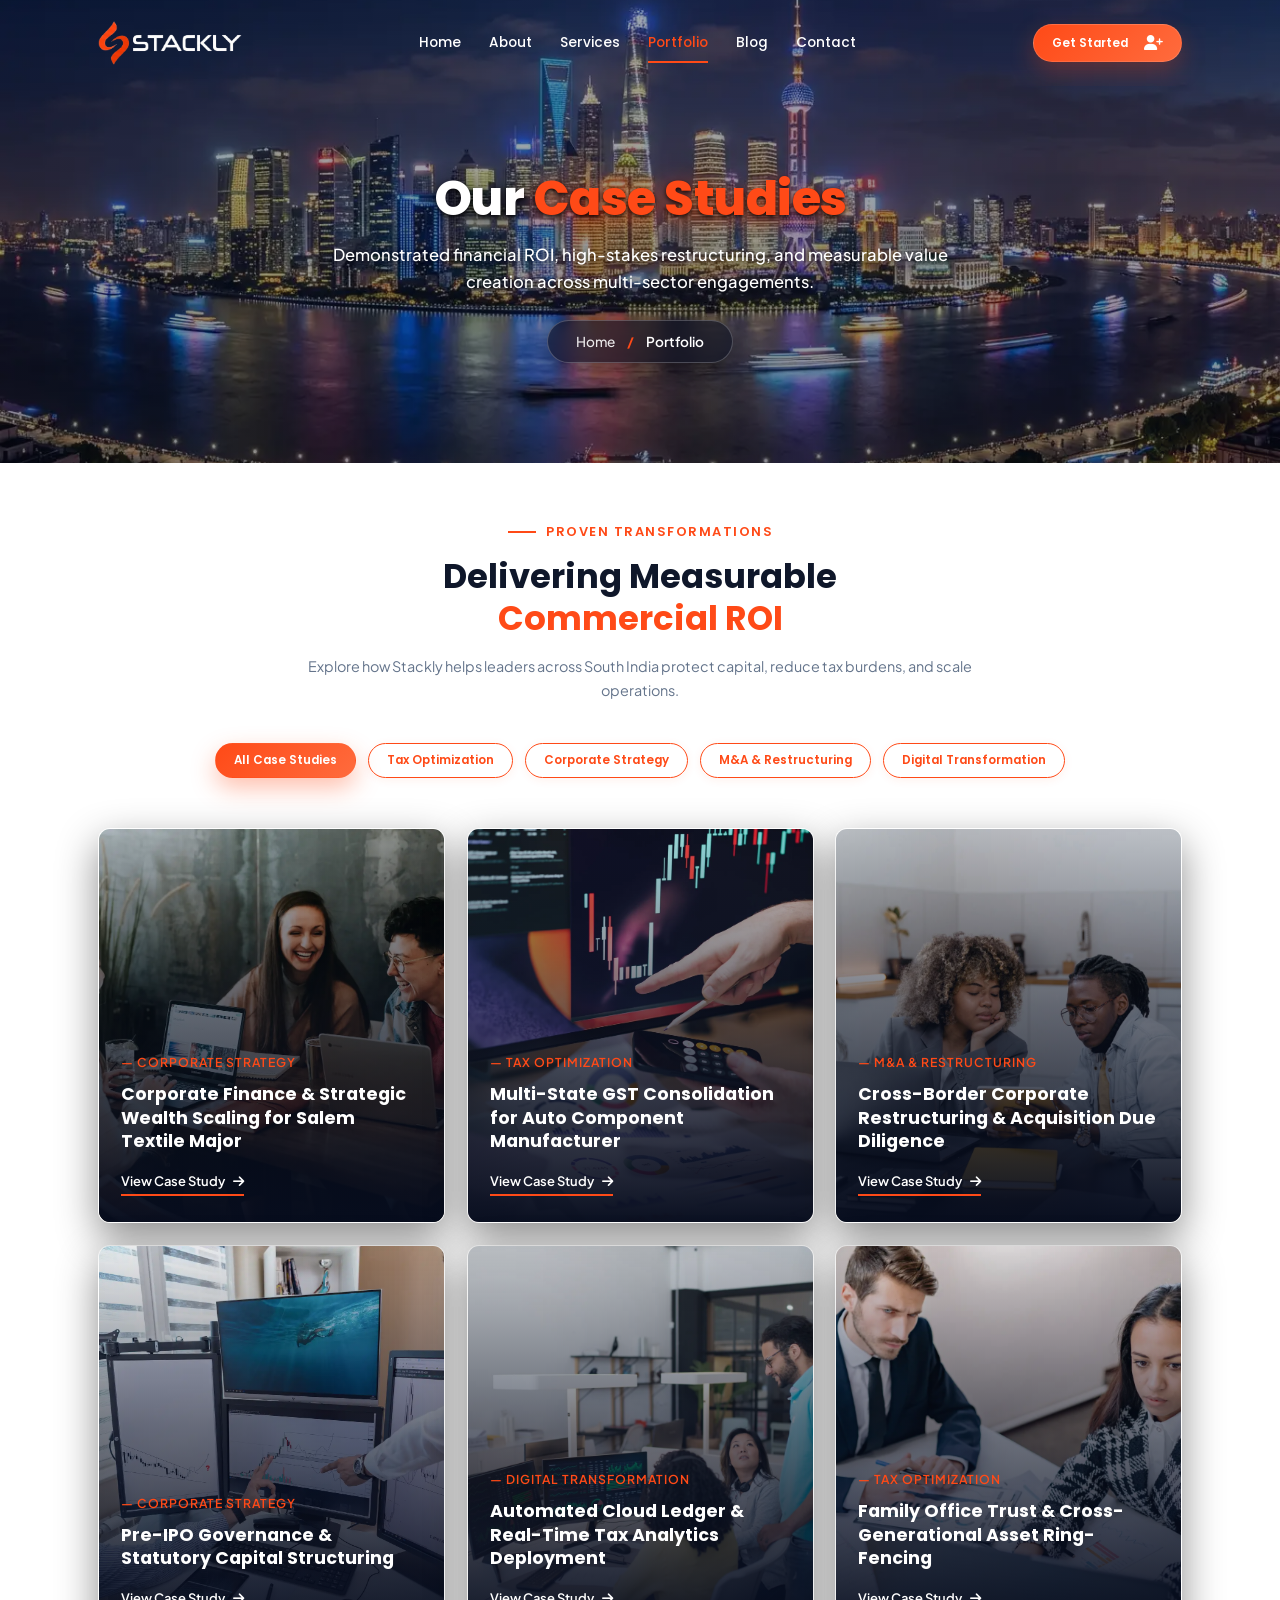
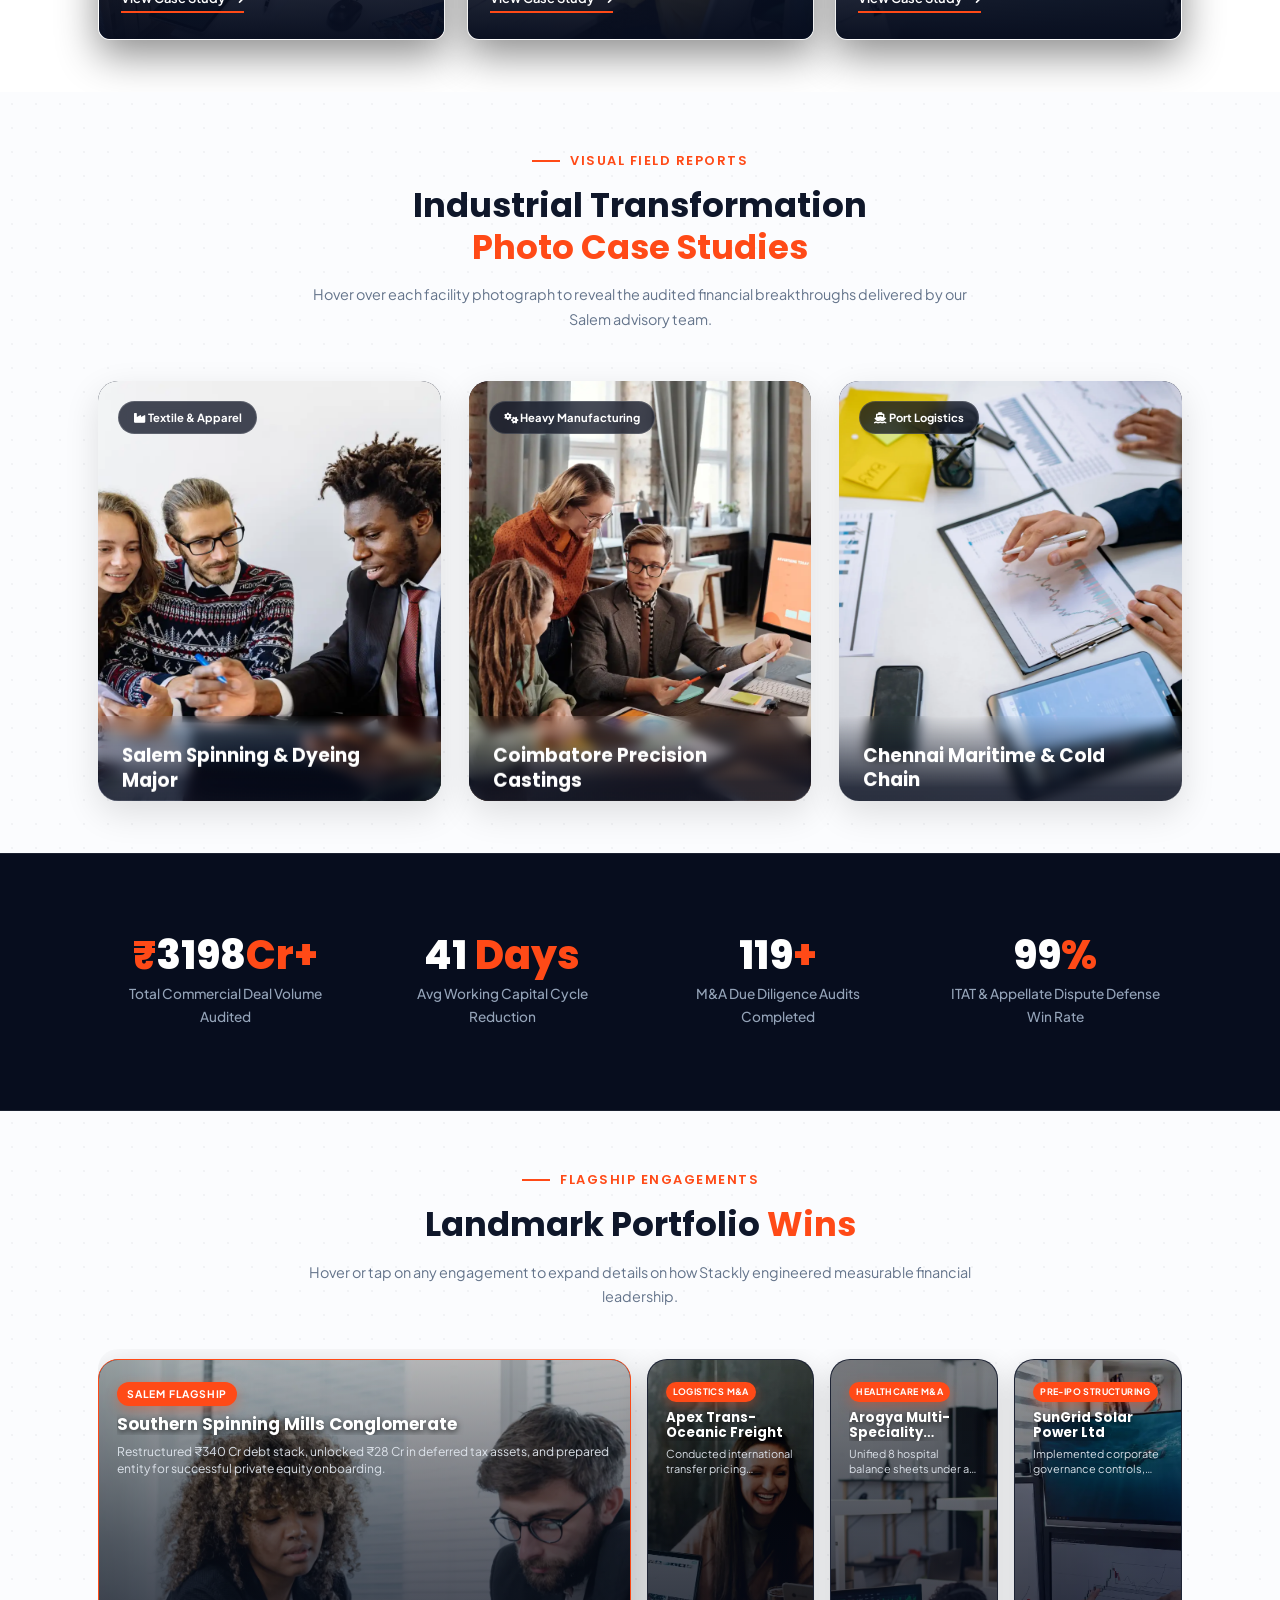
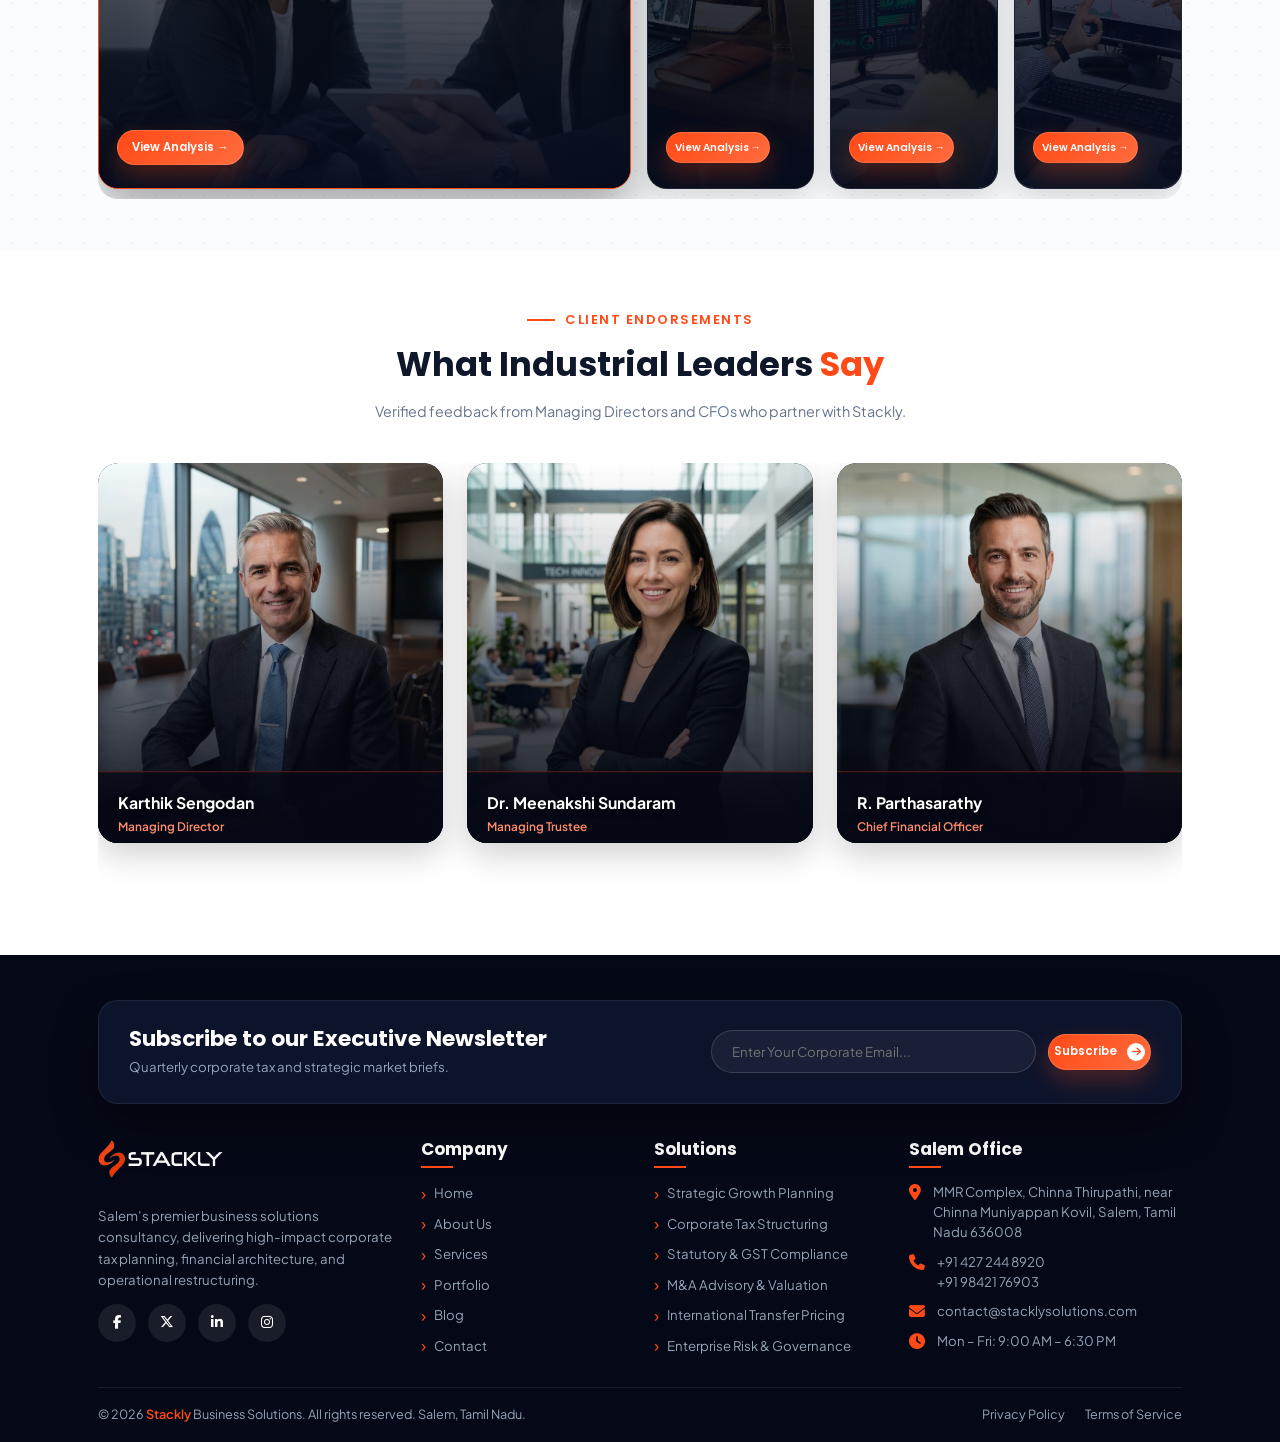
<file: portfolio.html>
﻿<!DOCTYPE html>
<html lang="en">
<head>
  <meta charset="UTF-8">
  <meta name="viewport" content="width=device-width, initial-scale=1.0">
  <title>Portfolio & Case Studies – Stackly Business Solutions</title>
  
  <link rel="icon" type="image/webp" href="assets/top-logo.webp">
  <link rel="apple-touch-icon" href="assets/top-logo.webp">

  
  <link rel="preconnect" href="https://fonts.googleapis.com">
  <link rel="preconnect" href="https://fonts.gstatic.com" crossorigin>
  <link href="https://fonts.googleapis.com/css2?family=Plus+Jakarta+Sans:wght@300;400;500;600;700;800&family=Poppins:wght@400;500;600;700;800;900&display=swap" rel="stylesheet">

  <link rel="stylesheet" href="https://cdnjs.cloudflare.com/ajax/libs/font-awesome/6.5.1/css/all.min.css">
  <link rel="stylesheet" href="style.css">
</head>
<body>

  <div id="stackly-preloader" class="stackly-preloader" aria-hidden="true">
    <div class="preloader-backdrop-blur"></div>
    <div class="preloader-content">
      <div class="ball-jump-stage">
        <div class="ball-glow-aura"></div>
        <div class="jumping-ball-wrapper">
          <div class="jumping-ball">
            <span class="ball-specular"></span>
          </div>
        </div>
        <div class="ball-ground">
          <div class="ball-shadow"></div>
          <div class="ground-ripple ground-ripple-1"></div>
          <div class="ground-ripple ground-ripple-2"></div>
          <div class="ground-ripple ground-ripple-3"></div>
          <div class="kinetic-dots">
            <span class="k-dot k-dot-1"></span>
            <span class="k-dot k-dot-2 active"></span>
            <span class="k-dot k-dot-3"></span>
          </div>
        </div>
      </div>
      <div class="preloader-meta">
        <div class="preloader-brand">
          <span class="brand-text">STACKLY</span>
          <span class="brand-badge">SOLUTIONS</span>
        </div>
        <div class="preloader-bar-wrap">
          <div class="preloader-bar" id="preloaderProgressBar"></div>
        </div>
        <div class="preloader-status">
          <span class="status-msg" id="preloaderStatusText">Loading experiences...</span>
          <span class="status-percent" id="preloaderPercent">0%</span>
        </div>
      </div>
    </div>
  </div>

  
  <header class="site-header scrolled">
    <div class="container header-container">
      <a href="index.html" class="site-logo">
        <img src="assets/logo.webp" alt="Stackly Logo">
      </a>

      <nav class="main-navigation">
        <ul class="nav-menu">
          <li class="nav-item"><a href="index.html" class="nav-link">Home</a></li>
          <li class="nav-item"><a href="about.html" class="nav-link">About</a></li>
          <li class="nav-item"><a href="services.html" class="nav-link">Services</a></li>
          <li class="nav-item"><a href="portfolio.html" class="nav-link active">Portfolio</a></li>
          <li class="nav-item"><a href="blog.html" class="nav-link">Blog</a></li>
          <li class="nav-item"><a href="contact.html" class="nav-link">Contact</a></li>
        </ul>
      </nav>

      <div class="header-right">
        <a href="get-started.html" class="dtbtn dtbtn-sm header-cta-group">
          Get Started <i class="fa-solid fa-user-plus"></i>
        </a>
        <button class="mobile-toggle" aria-label="Toggle navigation menu">
          <i class="fa-solid fa-bars"></i>
        </button>
      </div>
    </div>
  </header>

  
  <div class="mobile-drawer-overlay"></div>
  <aside class="mobile-drawer">
    <div class="drawer-header">
      <a href="index.html" class="site-logo">
        <img src="assets/logo.webp" alt="Stackly Logo" style="height: 36px;">
      </a>
      <button class="drawer-close"><i class="fa-solid fa-xmark"></i></button>
    </div>
    <nav class="drawer-menu">
      <a href="index.html" class="drawer-link">Home</a>
      <a href="about.html" class="drawer-link">About Us</a>
      <a href="services.html" class="drawer-link">Services</a>
      <a href="portfolio.html" class="drawer-link active">Portfolio</a>
      <a href="blog.html" class="drawer-link">Blog</a>
      <a href="contact.html" class="drawer-link">Contact</a>
    </nav>
    <a href="get-started.html" class="dtbtn" style="width: 100%; margin-bottom: 24px;">
      Get Started <i class="fa-solid fa-user-plus"></i>
    </a>
  </aside>

  
  <section class="page-hero-banner" style="background-image: url('assets/hero_portfolio_bg.webp');">
    <div class="container">
      <h1 class="banner-title">Our <span>Case Studies</span></h1>
      <p class="banner-desc">Demonstrated financial ROI, high-stakes restructuring, and measurable value creation across multi-sector engagements.</p>
      <div class="breadcrumb-nav">
        <a href="index.html">Home</a>
        <span class="sep">/</span>
        <span class="current">Portfolio</span>
      </div>
    </div>
  </section>

  
  <section class="section-padding bg-white" style="background-color: #ffffff;">
    <div class="container">
      <div style="text-align: center; max-width: 680px; margin: 0 auto 40px;">
        <span class="section-subtitle" style="justify-content: center;">Proven Transformations</span>
        <h2 class="section-title">
          Delivering Measurable<br>
          <span>Commercial ROI</span>
        </h2>
        <p style="color: var(--text-dark-muted);">
          Explore how Stackly helps leaders across South India protect capital, reduce tax burdens, and scale operations.
        </p>
      </div>

      
      <div style="display: flex; align-items: center; justify-content: center; flex-wrap: wrap; gap: 12px; margin-bottom: 50px;">
        <button class="portfolio-filter-btn dtbtn dtbtn-outline dtbtn-sm active" data-filter="all">All Case Studies</button>
        <button class="portfolio-filter-btn dtbtn dtbtn-outline dtbtn-sm" data-filter="tax">Tax Optimization</button>
        <button class="portfolio-filter-btn dtbtn dtbtn-outline dtbtn-sm" data-filter="strategy">Corporate Strategy</button>
        <button class="portfolio-filter-btn dtbtn dtbtn-outline dtbtn-sm" data-filter="ma">M&A & Restructuring</button>
        <button class="portfolio-filter-btn dtbtn dtbtn-outline dtbtn-sm" data-filter="digital">Digital Transformation</button>
      </div>

      
      <div class="case-grid-3" id="portfolioGallery">
        
        <div class="case-card" data-category="strategy">
          <img src="assets/link_unsplash_1522202176988_1600.webp" alt="Corporate Finance Case Study" class="case-card-img">
          <div class="case-card-overlay">
            <span class="case-category">― Corporate Strategy</span>
            <h3 class="case-title">Corporate Finance & Strategic Wealth Scaling for Salem Textile Major</h3>
            <a href="javascript:void(0)" class="case-card-btn open-case-modal" data-title="Corporate Finance & Wealth Scaling" data-client="Salem Textile Conglomerate" data-metrics="ROI: 5.4x | Tax Optimized: ₹4.8 Cr | Working Capital Cycle Reduced by 42 Days">
              View Case Study <i class="fa-solid fa-arrow-right"></i>
            </a>
          </div>
        </div>

        
        <div class="case-card" data-category="tax">
          <img src="assets/pexels-jakubzerdzicki-20237836.webp" alt="Multi-State GST Optimization" class="case-card-img">
          <div class="case-card-overlay">
            <span class="case-category">― Tax Optimization</span>
            <h3 class="case-title">Multi-State GST Consolidation for Auto Component Manufacturer</h3>
            <a href="javascript:void(0)" class="case-card-btn open-case-modal" data-title="Multi-State GST Consolidation" data-client="Coimbatore Auto Components Ltd" data-metrics="Tax Saved: ₹3.2 Cr | Input Tax Credit Recovery: 99.4% | Complete Audit Clearance">
              View Case Study <i class="fa-solid fa-arrow-right"></i>
            </a>
          </div>
        </div>

        
        <div class="case-card" data-category="ma">
          <img src="assets/pexels-mart-production-7550362.webp" alt="Cross-Border M&A" class="case-card-img">
          <div class="case-card-overlay">
            <span class="case-category">― M&A & Restructuring</span>
            <h3 class="case-title">Cross-Border Corporate Restructuring & Acquisition Due Diligence</h3>
            <a href="javascript:void(0)" class="case-card-btn open-case-modal" data-title="Cross-Border M&A Restructuring" data-client="Apex Global Logistics" data-metrics="Deal Value: ₹185 Cr | Synergistic Cost Savings: 28% | Post-Merger Tax Shield">
              View Case Study <i class="fa-solid fa-arrow-right"></i>
            </a>
          </div>
        </div>

        
        <div class="case-card" data-category="strategy">
          <img src="assets/pexels-alphatradezone-5831343.webp" alt="Pre-IPO Advisory" class="case-card-img">
          <div class="case-card-overlay">
            <span class="case-category">― Corporate Strategy</span>
            <h3 class="case-title">Pre-IPO Governance & Statutory Capital Structuring</h3>
            <a href="javascript:void(0)" class="case-card-btn open-case-modal" data-title="Pre-IPO Financial Governance" data-client="Fintech Infrastructure Provider" data-metrics="Valuation Uplift: +45% | SEBI Compliance Readiness: 100% | Institutional Oversubscription">
              View Case Study <i class="fa-solid fa-arrow-right"></i>
            </a>
          </div>
        </div>

        
        <div class="case-card" data-category="digital">
          <img src="assets/pexels-kampus-8204363.webp" alt="Digital ERP Transformation" class="case-card-img">
          <div class="case-card-overlay">
            <span class="case-category">― Digital Transformation</span>
            <h3 class="case-title">Automated Cloud Ledger & Real-Time Tax Analytics Deployment</h3>
            <a href="javascript:void(0)" class="case-card-btn open-case-modal" data-title="Cloud Ledger Automation" data-client="Tamil Nadu Steel Rolling Mills" data-metrics="Reporting Lag: 18 Days to Real-Time | Reconciliation Error: 0.01% | 24/7 Portal Access">
              View Case Study <i class="fa-solid fa-arrow-right"></i>
            </a>
          </div>
        </div>

        
        <div class="case-card" data-category="tax">
          <img src="assets/pexels-yankrukov-7693155.webp" alt="Family Trust Structuring" class="case-card-img">
          <div class="case-card-overlay">
            <span class="case-category">― Tax Optimization</span>
            <h3 class="case-title">Family Office Trust & Cross-Generational Asset Ring-Fencing</h3>
            <a href="javascript:void(0)" class="case-card-btn open-case-modal" data-title="Family Office Trust Structuring" data-client="Multi-Generational Promoter Family" data-metrics="Assets Protected: ₹320 Cr | Inheritance Tax Shield: 100% | Zero Probate Litigation Risk">
              View Case Study <i class="fa-solid fa-arrow-right"></i>
            </a>
          </div>
        </div>
      </div>
    </div>
  </section>

  <section class="section-padding bg-light-pattern">
    <div class="container">
      <div style="text-align: center; max-width: 680px; margin: 0 auto 50px;">
        <span class="section-subtitle" style="justify-content: center;">Visual Field Reports</span>
        <h2 class="section-title">
          Industrial Transformation<br>
          <span>Photo Case Studies</span>
        </h2>
        <p>
          Hover over each facility photograph to reveal the audited financial breakthroughs delivered by our Salem advisory team.
        </p>
      </div>

      <div class="reveal-gallery-grid">
        
        <div class="reveal-card">
          <img src="assets/pexels-shkrabaanthony-5816293.webp" alt="Salem Spinning & Textile Major" class="reveal-card-img">
          <span class="reveal-always-visible-badge"><i class="fa-solid fa-industry"></i> Textile & Apparel</span>
          <div class="reveal-curtain-overlay">
            <h3 class="reveal-curtain-title">Salem Spinning & Dyeing Major</h3>
            <div class="reveal-curtain-stat">+38% EBITDA • ₹14.2 Cr Capital Unlocked</div>
            <p class="reveal-curtain-desc">
              Comprehensive inventory valuation overhaul, supply chain GST realignment, and multi-tier energy tariff tax deductions.
            </p>
            <div class="reveal-curtain-action">
              <a href="get-started.html" class="dtbtn dtbtn-sm">Review Transformation &rarr;</a>
            </div>
          </div>
        </div>

        
        <div class="reveal-card">
          <img src="assets/pexels-mikael-blomkvist-6476259.webp" alt="Automotive Castings Manufacturer" class="reveal-card-img">
          <span class="reveal-always-visible-badge"><i class="fa-solid fa-gears"></i> Heavy Manufacturing</span>
          <div class="reveal-curtain-overlay">
            <h3 class="reveal-curtain-title">Coimbatore Precision Castings</h3>
            <div class="reveal-curtain-stat">₹6.8 Cr Input Tax Restored • 0 Penalties</div>
            <p class="reveal-curtain-desc">
              Forensic reconciliation of 14,000+ inter-state delivery challans, recovering blocked ITC and securing clean statutory certification.
            </p>
            <div class="reveal-curtain-action">
              <a href="get-started.html" class="dtbtn dtbtn-sm">Review Transformation &rarr;</a>
            </div>
          </div>
        </div>

        
        <div class="reveal-card">
          <img src="assets/pexels-yankrukov-7693686.webp" alt="Maritime Logistics Consortium" class="reveal-card-img">
          <span class="reveal-always-visible-badge"><i class="fa-solid fa-ship"></i> Port Logistics</span>
          <div class="reveal-curtain-overlay">
            <h3 class="reveal-curtain-title">Chennai Maritime & Cold Chain</h3>
            <div class="reveal-curtain-stat">₹185 Cr M&A Closed • 22% Synergy Cost Shield</div>
            <p class="reveal-curtain-desc">
              Cross-border acquisition advisory, foreign exchange remittance structuring, and NCLT amalgamation order within 11 months.
            </p>
            <div class="reveal-curtain-action">
              <a href="get-started.html" class="dtbtn dtbtn-sm">Review Transformation &rarr;</a>
            </div>
          </div>
        </div>
      </div>
    </div>
  </section>

  <section class="section-padding bg-dark-section" style="padding: 70px 0; border-top: 1px solid var(--dark-border); border-bottom: 1px solid var(--dark-border);">
    <div class="container">
      <div class="counter-grid-4">
        
        <div class="counter-item text-center">
          <div class="counter-number">
            <span class="counter-suffix">₹</span><span class="counter-val" data-count="3200">0</span><span class="counter-suffix">Cr+</span>
          </div>
          <div class="counter-label">Total Commercial Deal Volume Audited</div>
        </div>

        
        <div class="counter-item text-center">
          <div class="counter-number">
            <span class="counter-val" data-count="42">0</span><span class="counter-suffix"> Days</span>
          </div>
          <div class="counter-label">Avg Working Capital Cycle Reduction</div>
        </div>

        
        <div class="counter-item text-center">
          <div class="counter-number">
            <span class="counter-val" data-count="120">0</span><span class="counter-suffix">+</span>
          </div>
          <div class="counter-label">M&A Due Diligence Audits Completed</div>
        </div>

        
        <div class="counter-item text-center">
          <div class="counter-number">
            <span class="counter-val" data-count="100">0</span><span class="counter-suffix">%</span>
          </div>
          <div class="counter-label">ITAT & Appellate Dispute Defense Win Rate</div>
        </div>
      </div>
    </div>
  </section>

  <section class="section-padding bg-light-pattern">
    <div class="container">
      <div style="text-align: center; max-width: 680px; margin: 0 auto 40px;">
        <span class="section-subtitle" style="justify-content: center;">Flagship Engagements</span>
        <h2 class="section-title">
          Landmark Portfolio <span>Wins</span>
        </h2>
        <p>
          Hover or tap on any engagement to expand details on how Stackly engineered measurable financial leadership.
        </p>
      </div>

      <div class="flex-carousel-wrap">
        <div class="flex-carousel-track">
          
          <div class="flex-carousel-item active">
            <img src="assets/pexels-tima-miroshnichenko-7567558.webp" alt="Southern Spinning Group Restructure">
            <div class="flex-carousel-overlay">
              <span class="flex-carousel-badge">Salem Flagship</span>
              <h3 class="flex-carousel-title">Southern Spinning Mills Conglomerate</h3>
              <p class="flex-carousel-desc">
                Restructured ₹340 Cr debt stack, unlocked ₹28 Cr in deferred tax assets, and prepared entity for successful private equity onboarding.
              </p>
              <div class="flex-carousel-btn">
                <a href="get-started.html" class="dtbtn dtbtn-sm">View Analysis &rarr;</a>
              </div>
            </div>
          </div>

          
          <div class="flex-carousel-item">
            <img src="assets/link_unsplash_1522202176988_1600.webp" alt="Apex Logistics Cross-Border">
            <div class="flex-carousel-overlay">
              <span class="flex-carousel-badge">Logistics M&A</span>
              <h3 class="flex-carousel-title">Apex Trans-Oceanic Freight</h3>
              <p class="flex-carousel-desc">
                Conducted international transfer pricing optimization across Singapore and Chennai corridors, cutting effective tax rate by 11.4%.
              </p>
              <div class="flex-carousel-btn">
                <a href="get-started.html" class="dtbtn dtbtn-sm">View Analysis &rarr;</a>
              </div>
            </div>
          </div>

          
          <div class="flex-carousel-item">
            <img src="assets/pexels-kampus-8204363.webp" alt="MedTech Healthcare M&A">
            <div class="flex-carousel-overlay">
              <span class="flex-carousel-badge">Healthcare M&A</span>
              <h3 class="flex-carousel-title">Arogya Multi-Speciality Network</h3>
              <p class="flex-carousel-desc">
                Unified 8 hospital balance sheets under a single audited holding firm, optimizing pharmacy GST and saving ₹8.6 Cr annually.
              </p>
              <div class="flex-carousel-btn">
                <a href="get-started.html" class="dtbtn dtbtn-sm">View Analysis &rarr;</a>
              </div>
            </div>
          </div>

          
          <div class="flex-carousel-item">
            <img src="assets/pexels-alphatradezone-5831343.webp" alt="Renewable CleanTech Pre-IPO">
            <div class="flex-carousel-overlay">
              <span class="flex-carousel-badge">Pre-IPO Structuring</span>
              <h3 class="flex-carousel-title">SunGrid Solar Power Ltd</h3>
              <p class="flex-carousel-desc">
                Implemented corporate governance controls, forensic ledger cleanups, and SEBI filing protocols for a ₹220 Cr public issue.
              </p>
              <div class="flex-carousel-btn">
                <a href="get-started.html" class="dtbtn dtbtn-sm">View Analysis &rarr;</a>
              </div>
            </div>
          </div>
        </div>
      </div>
    </div>
  </section>

  <section class="section-padding bg-white" style="background-color: #ffffff;">
    <div class="container">
      <div style="text-align: center; max-width: 680px; margin: 0 auto 40px;">
        <span class="section-subtitle" style="justify-content: center;">Client Endorsements</span>
        <h2 class="section-title">
          What Industrial Leaders <span>Say</span>
        </h2>
        <p style="color: var(--text-dark-muted);">
          Verified feedback from Managing Directors and CFOs who partner with Stackly.
        </p>
      </div>

      <div class="story-slider-wrap multi-card-slider">
        <div class="story-slider-track">
          
          <div class="story-slide">
            <div class="story-client-header">
              <img src="assets/client_david.webp" alt="Karthik Sengodan" class="story-client-img">
            </div>
            <div class="story-card-body">
              <div class="story-client-info">
                <div class="story-client-name">Karthik Sengodan</div>
                <div class="story-client-org">Managing Director</div>
              </div>
              <div class="story-stars"><i class="fa-solid fa-star"></i><i class="fa-solid fa-star"></i><i class="fa-solid fa-star"></i><i class="fa-solid fa-star"></i><i class="fa-solid fa-star"></i></div>
              <p class="story-quote">"Stackly's Salem advisory team resolved a three-year multi-state GST dispute that previous consultants couldn't crack. Their forensic mastery saved our group &#8377;4.8 Crores in wrongful demands."</p>
              <div class="story-company-tag">Kongu Foundry &amp; Industrial Alloys, Coimbatore</div>
            </div>
          </div>

          
          <div class="story-slide">
            <div class="story-client-header">
              <img src="assets/client_elena.webp" alt="Dr. Meenakshi Sundaram" class="story-client-img">
            </div>
            <div class="story-card-body">
              <div class="story-client-info">
                <div class="story-client-name">Dr. Meenakshi Sundaram</div>
                <div class="story-client-org">Managing Trustee</div>
              </div>
              <div class="story-stars"><i class="fa-solid fa-star"></i><i class="fa-solid fa-star"></i><i class="fa-solid fa-star"></i><i class="fa-solid fa-star"></i><i class="fa-solid fa-star"></i></div>
              <p class="story-quote">"Setting up our multi-generational family office trust with Stackly gave our promoters total peace of mind. Their regulatory expertise in private trusts is unmatched in South India."</p>
              <div class="story-company-tag">Cauvery Healthcare &amp; Hospital Group, Salem</div>
            </div>
          </div>

          
          <div class="story-slide">
            <div class="story-client-header">
              <img src="assets/client_paul.webp" alt="Rangarajan Parthasarathy" class="story-client-img">
            </div>
            <div class="story-card-body">
              <div class="story-client-info">
                <div class="story-client-name">R. Parthasarathy</div>
                <div class="story-client-org">Chief Financial Officer</div>
              </div>
              <div class="story-stars"><i class="fa-solid fa-star"></i><i class="fa-solid fa-star"></i><i class="fa-solid fa-star"></i><i class="fa-solid fa-star"></i><i class="fa-solid fa-star"></i></div>
              <p class="story-quote">"During our cross-border acquisition, Stackly's due diligence identified hidden liabilities that allowed us to renegotiate the purchase consideration downward by &#8377;14 Crores."</p>
              <div class="story-company-tag">South Coast Cold Chain Ltd, Chennai</div>
            </div>
          </div>

          
          <div class="story-slide">
            <div class="story-client-header">
              <img src="assets/team_suresh.webp" alt="Anandakrishnan Swaminathan" class="story-client-img">
            </div>
            <div class="story-card-body">
              <div class="story-client-info">
                <div class="story-client-name">A. Swaminathan</div>
                <div class="story-client-org">Chief Executive Officer</div>
              </div>
              <div class="story-stars"><i class="fa-solid fa-star"></i><i class="fa-solid fa-star"></i><i class="fa-solid fa-star"></i><i class="fa-solid fa-star"></i><i class="fa-solid fa-star"></i></div>
              <p class="story-quote">"Their debt restructuring strategy unlocked &#8377;28 Cr in deferred tax assets and brought our working capital cycle down by 42 days. Highly professional advisory team."</p>
              <div class="story-company-tag">Apex TexSpin Conglomerate, Salem</div>
            </div>
          </div>

          
          <div class="story-slide">
            <div class="story-client-header">
              <img src="assets/team_deepika.webp" alt="Rajeshwari Rajagopal" class="story-client-img">
            </div>
            <div class="story-card-body">
              <div class="story-client-info">
                <div class="story-client-name">Rajeshwari Rajagopal</div>
                <div class="story-client-org">Finance Director</div>
              </div>
              <div class="story-stars"><i class="fa-solid fa-star"></i><i class="fa-solid fa-star"></i><i class="fa-solid fa-star"></i><i class="fa-solid fa-star"></i><i class="fa-solid fa-star"></i></div>
              <p class="story-quote">"Stackly streamlined our statutory GST compliance and recovered 99.4% of blocked input tax credits within 6 months. Exceptionally thorough execution."</p>
              <div class="story-company-tag">Kovai Precision Tech, Coimbatore</div>
            </div>
          </div>

          
          <div class="story-slide">
            <div class="story-client-header">
              <img src="assets/team_vikram.webp" alt="Vigneshwara Perumal" class="story-client-img">
            </div>
            <div class="story-card-body">
              <div class="story-client-info">
                <div class="story-client-name">Vigneshwara Perumal</div>
                <div class="story-client-org">Managing Partner</div>
              </div>
              <div class="story-stars"><i class="fa-solid fa-star"></i><i class="fa-solid fa-star"></i><i class="fa-solid fa-star"></i><i class="fa-solid fa-star"></i><i class="fa-solid fa-star"></i></div>
              <p class="story-quote">"From pre-IPO capital structuring to family asset ring-fencing, Stackly's strategic counsel provided complete financial protection for our expansion."</p>
              <div class="story-company-tag">Greenfield Agro Logistics, Erode</div>
            </div>
          </div>
        </div>
          </div>
        </div>

        <div class="story-slider-arrows">
          <button class="story-arrow-btn story-prev-btn" aria-label="Previous Endorsement"><i class="fa-solid fa-chevron-left"></i></button>
          <button class="story-arrow-btn story-next-btn" aria-label="Next Endorsement"><i class="fa-solid fa-chevron-right"></i></button>
        </div>
      </div>
    </div>
  </section>

  
  <div class="video-modal-backdrop" id="caseStudyModal">
    <div class="video-modal-container" style="background: #0f1833; padding: 40px; aspect-ratio: auto; max-width: 650px; color: #fff;">
      <button class="video-modal-close" id="closeCaseModal"><i class="fa-solid fa-xmark"></i></button>
      <span class="section-subtitle" id="modalCaseCategory">Detailed Transformation</span>
      <h2 style="color: #fff; font-size: 1.8rem; margin: 10px 0 16px;" id="modalCaseTitle">Case Study Title</h2>
      <p style="color: var(--primary); font-weight: 600; margin-bottom: 20px;" id="modalCaseClient">Client Industry</p>
      
      <div style="background: rgba(255, 74, 23, 0.1); border-left: 3px solid var(--primary); padding: 18px; border-radius: var(--radius-sm); margin-bottom: 24px;">
        <h4 style="color: #fff; font-size: 1rem; margin-bottom: 6px;">Key Outcomes & Verified Impact:</h4>
        <p style="color: #cbd5e1; font-size: 0.95rem;" id="modalCaseMetrics">Metrics loading...</p>
      </div>

      <p style="color: var(--text-light-muted); font-size: 0.92rem; line-height: 1.7; margin-bottom: 24px;">
        Stackly’s senior Salem advisory team performed a comprehensive forensic audit, legal restructuring, and proactive liaison with regulatory authorities to deliver zero-defect execution.
      </p>

      <a href="get-started.html" class="dtbtn" style="width: 100%;">
        Request Confidential Consultation
        <span class="btn-icon"><i class="fa-solid fa-plus"></i></span>
      </a>
    </div>
  </div>

  
  <footer class="site-footer">
    <div class="container">
      
      <div class="newsletter-box">
        <div class="newsletter-text">
          <h3>Subscribe to our Executive Newsletter</h3>
          <p>Quarterly corporate tax and strategic market briefs.</p>
        </div>
        <form class="newsletter-form" action="404.html" method="GET">
          <input type="email" class="newsletter-input" placeholder="Enter Your Corporate Email..." required>
          <button type="submit" class="dtbtn dtbtn-sm">
            Subscribe
            <span class="btn-icon"><i class="fa-solid fa-arrow-right"></i></span>
          </button>
        </form>
      </div>

      
      <div class="footer-main-grid">
        
        <div class="footer-widget">
          <a href="index.html" class="site-logo" style="display: inline-block; margin-bottom: 20px;">
            <img src="assets/logo.webp" alt="Stackly Logo" style="height: 40px;">
          </a>
          <p class="footer-desc">
            Salem’s premier business solutions consultancy, delivering high-impact corporate tax planning, financial architecture, and operational restructuring.
          </p>
          <div class="footer-social-links">
            <a href="404.html" class="footer-social-btn" aria-label="Facebook"><i class="fa-brands fa-facebook-f"></i></a>
            <a href="404.html" class="footer-social-btn" aria-label="Twitter"><i class="fa-brands fa-x-twitter"></i></a>
            <a href="404.html" class="footer-social-btn" aria-label="LinkedIn"><i class="fa-brands fa-linkedin-in"></i></a>
            <a href="404.html" class="footer-social-btn" aria-label="Instagram"><i class="fa-brands fa-instagram"></i></a>
          </div>
        </div>

        
        <div class="footer-widget">
          <h4>Company</h4>
          <div class="footer-links-list">
            <a href="index.html">Home</a>
            <a href="about.html">About Us</a>
            <a href="services.html">Services</a>
            <a href="portfolio.html">Portfolio</a>
            <a href="blog.html">Blog</a>
            <a href="contact.html">Contact</a>
          </div>
        </div>

        
        <div class="footer-widget">
          <h4>Solutions</h4>
          <div class="footer-links-list">
            <a href="404.html">Strategic Growth Planning</a>
            <a href="404.html">Corporate Tax Structuring</a>
            <a href="404.html">Statutory & GST Compliance</a>
            <a href="404.html">M&A Advisory & Valuation</a>
            <a href="404.html">International Transfer Pricing</a>
            <a href="404.html">Enterprise Risk & Governance</a>
          </div>
        </div>

        
        <div class="footer-widget">
          <h4>Salem Office</h4>
          <div class="footer-contact-list">
            <div class="footer-contact-item">
              <i class="fa-solid fa-location-dot"></i>
              <span>MMR Complex, Chinna Thirupathi, near Chinna Muniyappan Kovil, Salem, Tamil Nadu 636008</span>
            </div>
            <div class="footer-contact-item">
              <i class="fa-solid fa-phone"></i>
              <div>
                <a href="404.html">+91 427 244 8920</a><br>
                <a href="404.html">+91 98421 76903</a>
              </div>
            </div>
            <div class="footer-contact-item">
              <i class="fa-solid fa-envelope"></i>
              <a href="404.html">contact@stacklysolutions.com</a>
            </div>
            <div class="footer-contact-item">
              <i class="fa-solid fa-clock"></i>
              <span>Mon – Fri: 9:00 AM – 6:30 PM</span>
            </div>
          </div>
        </div>
      </div>

      
      <div class="footer-bottom-bar">
        <div>
          © 2026 <span>Stackly</span> Business Solutions. All rights reserved. Salem, Tamil Nadu.
        </div>
        <div class="footer-bottom-nav">
          <a href="404.html">Privacy Policy</a>
          <a href="404.html">Terms of Service</a>
        </div>
      </div>
    </div>
  </footer>

  <script src="script.js"></script>
  <script>
   
    const filterBtns = document.querySelectorAll('.portfolio-filter-btn');
    const caseCards = document.querySelectorAll('.case-card[data-category]');

    filterBtns.forEach(btn => {
      btn.addEventListener('click', () => {
        filterBtns.forEach(b => b.classList.remove('active'));
        btn.classList.add('active');

        const filter = btn.getAttribute('data-filter');
        caseCards.forEach(card => {
          if (filter === 'all' || card.getAttribute('data-category') === filter) {
            card.style.display = 'block';
          } else {
            card.style.display = 'none';
          }
        });
      });
    });

    
    const caseModal = document.getElementById('caseStudyModal');
    const closeCaseModal = document.getElementById('closeCaseModal');
    const modalTitle = document.getElementById('modalCaseTitle');
    const modalClient = document.getElementById('modalCaseClient');
    const modalMetrics = document.getElementById('modalCaseMetrics');

    document.querySelectorAll('.open-case-modal').forEach(btn => {
      btn.addEventListener('click', (e) => {
        e.preventDefault();
        modalTitle.textContent = btn.getAttribute('data-title') || 'Case Study';
        modalClient.textContent = btn.getAttribute('data-client') || 'Enterprise Client';
        modalMetrics.textContent = btn.getAttribute('data-metrics') || 'Verified ROI';
        caseModal.classList.add('active');
      });
    });

    closeCaseModal?.addEventListener('click', () => {
      caseModal.classList.remove('active');
    });

    caseModal?.addEventListener('click', (e) => {
      if (e.target === caseModal) caseModal.classList.remove('active');
    });

    
    const storySlides = document.querySelectorAll('.multi-card-slider .story-slide');
    storySlides.forEach(slide => {
      slide.addEventListener('touchstart', (e) => {
        const isActive = slide.classList.contains('touched');
        storySlides.forEach(s => s.classList.remove('touched'));
        if (!isActive) slide.classList.add('touched');
      }, { passive: true });
    });
    document.addEventListener('touchstart', (e) => {
      if (!e.target.closest('.multi-card-slider .story-slide')) {
        storySlides.forEach(s => s.classList.remove('touched'));
      }
    }, { passive: true });
  </script>
</body>
</html>
</file>
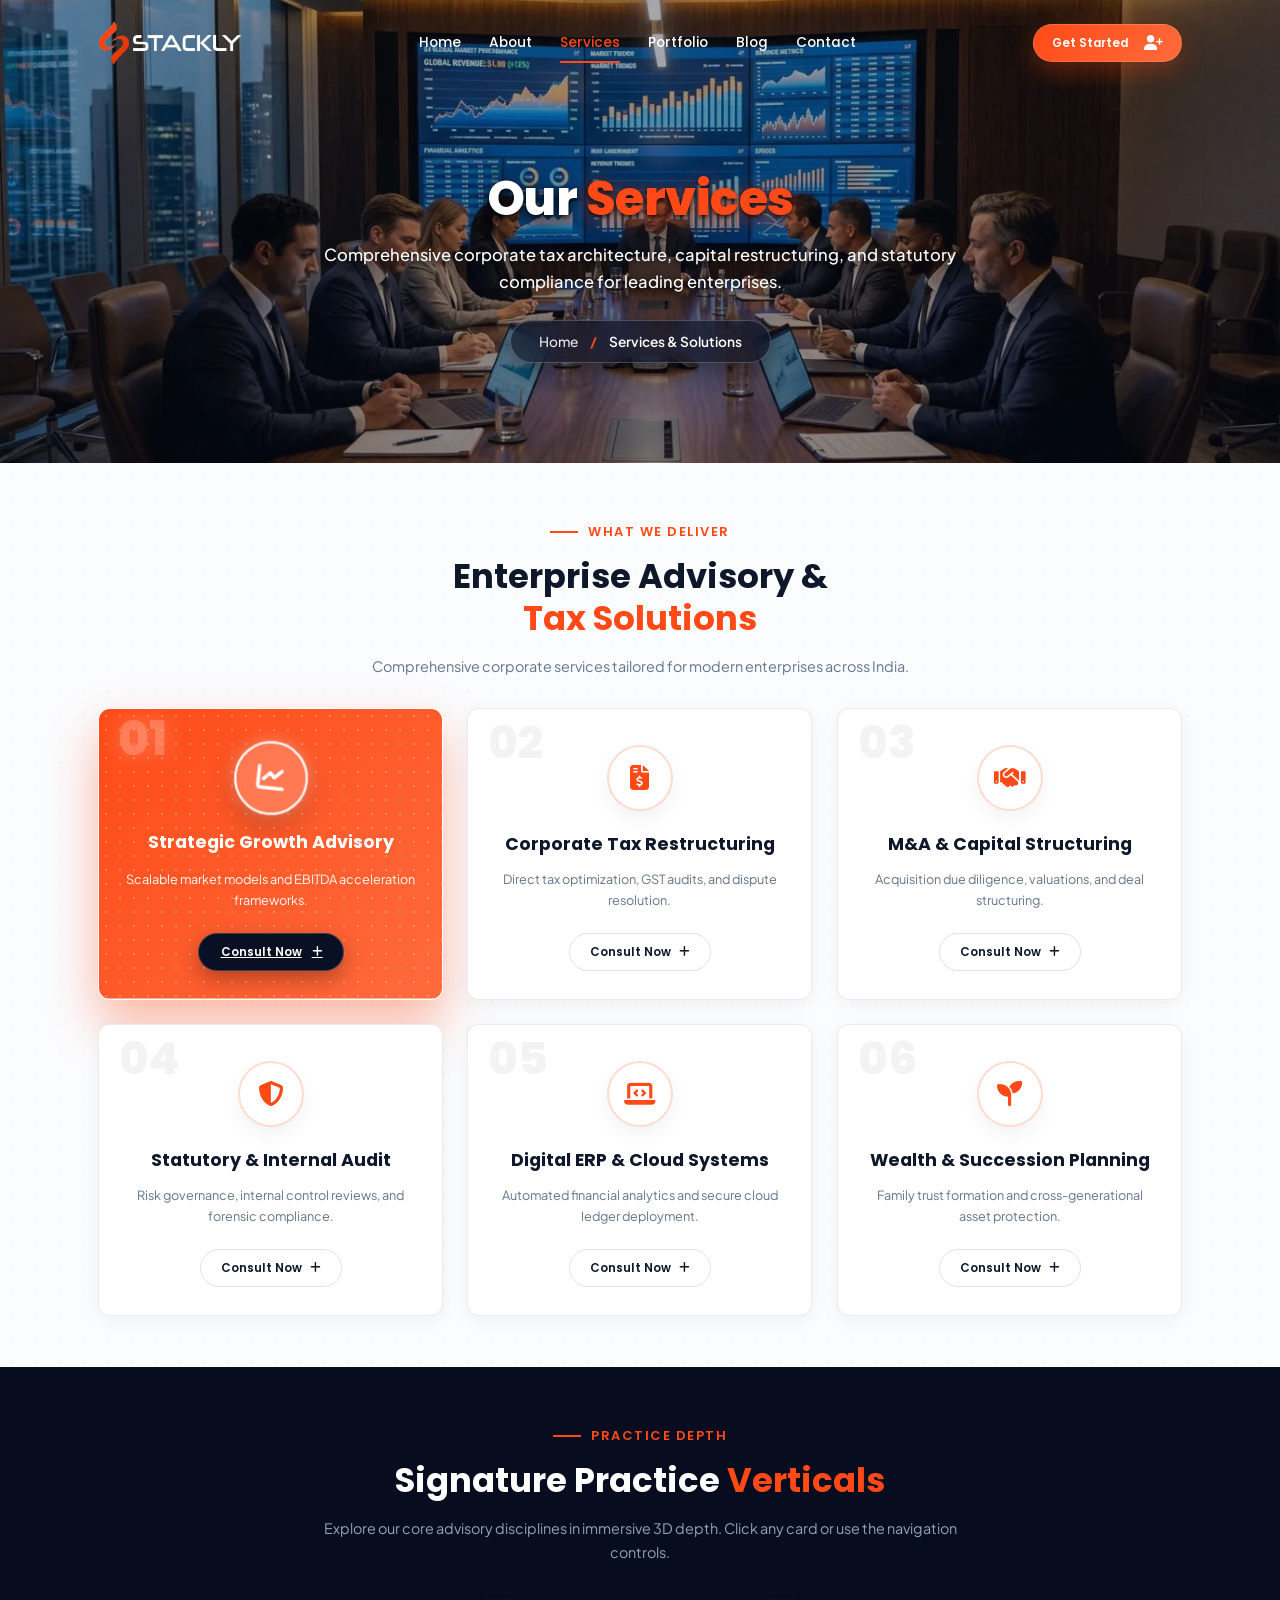
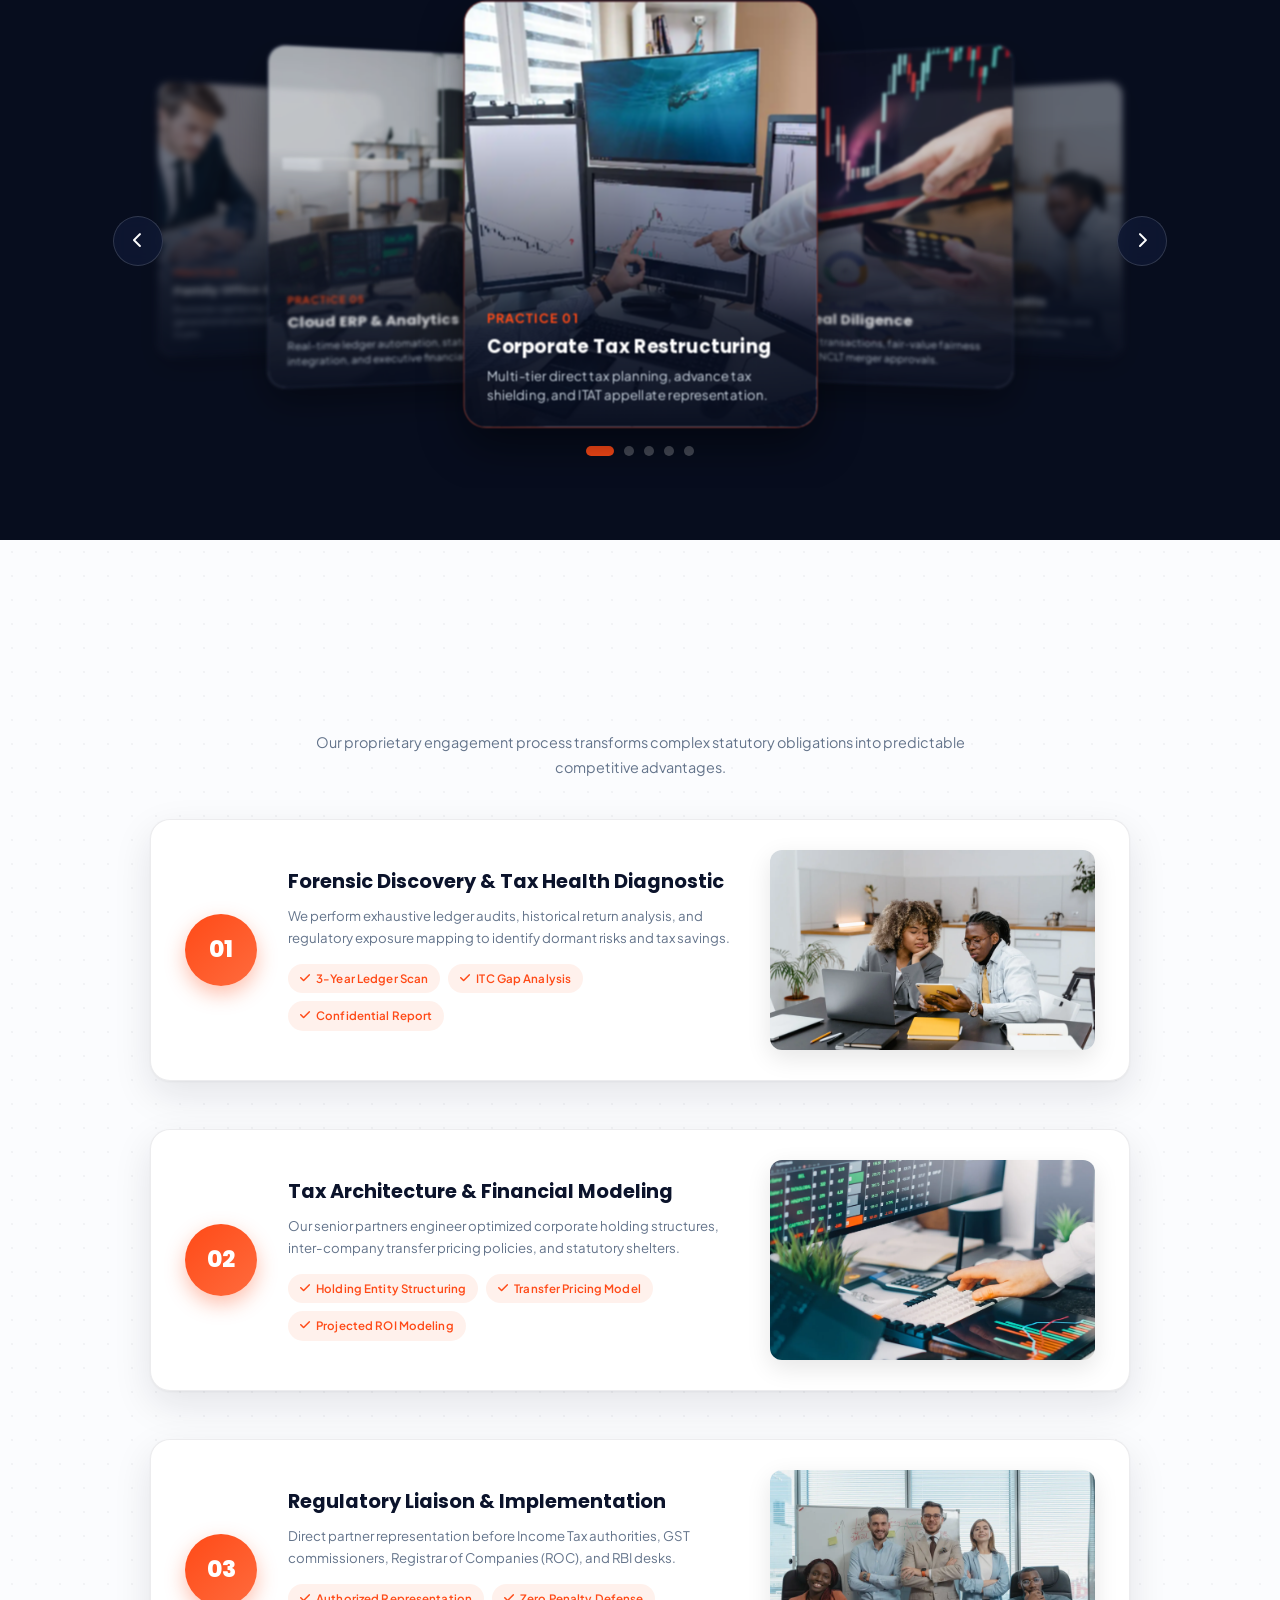
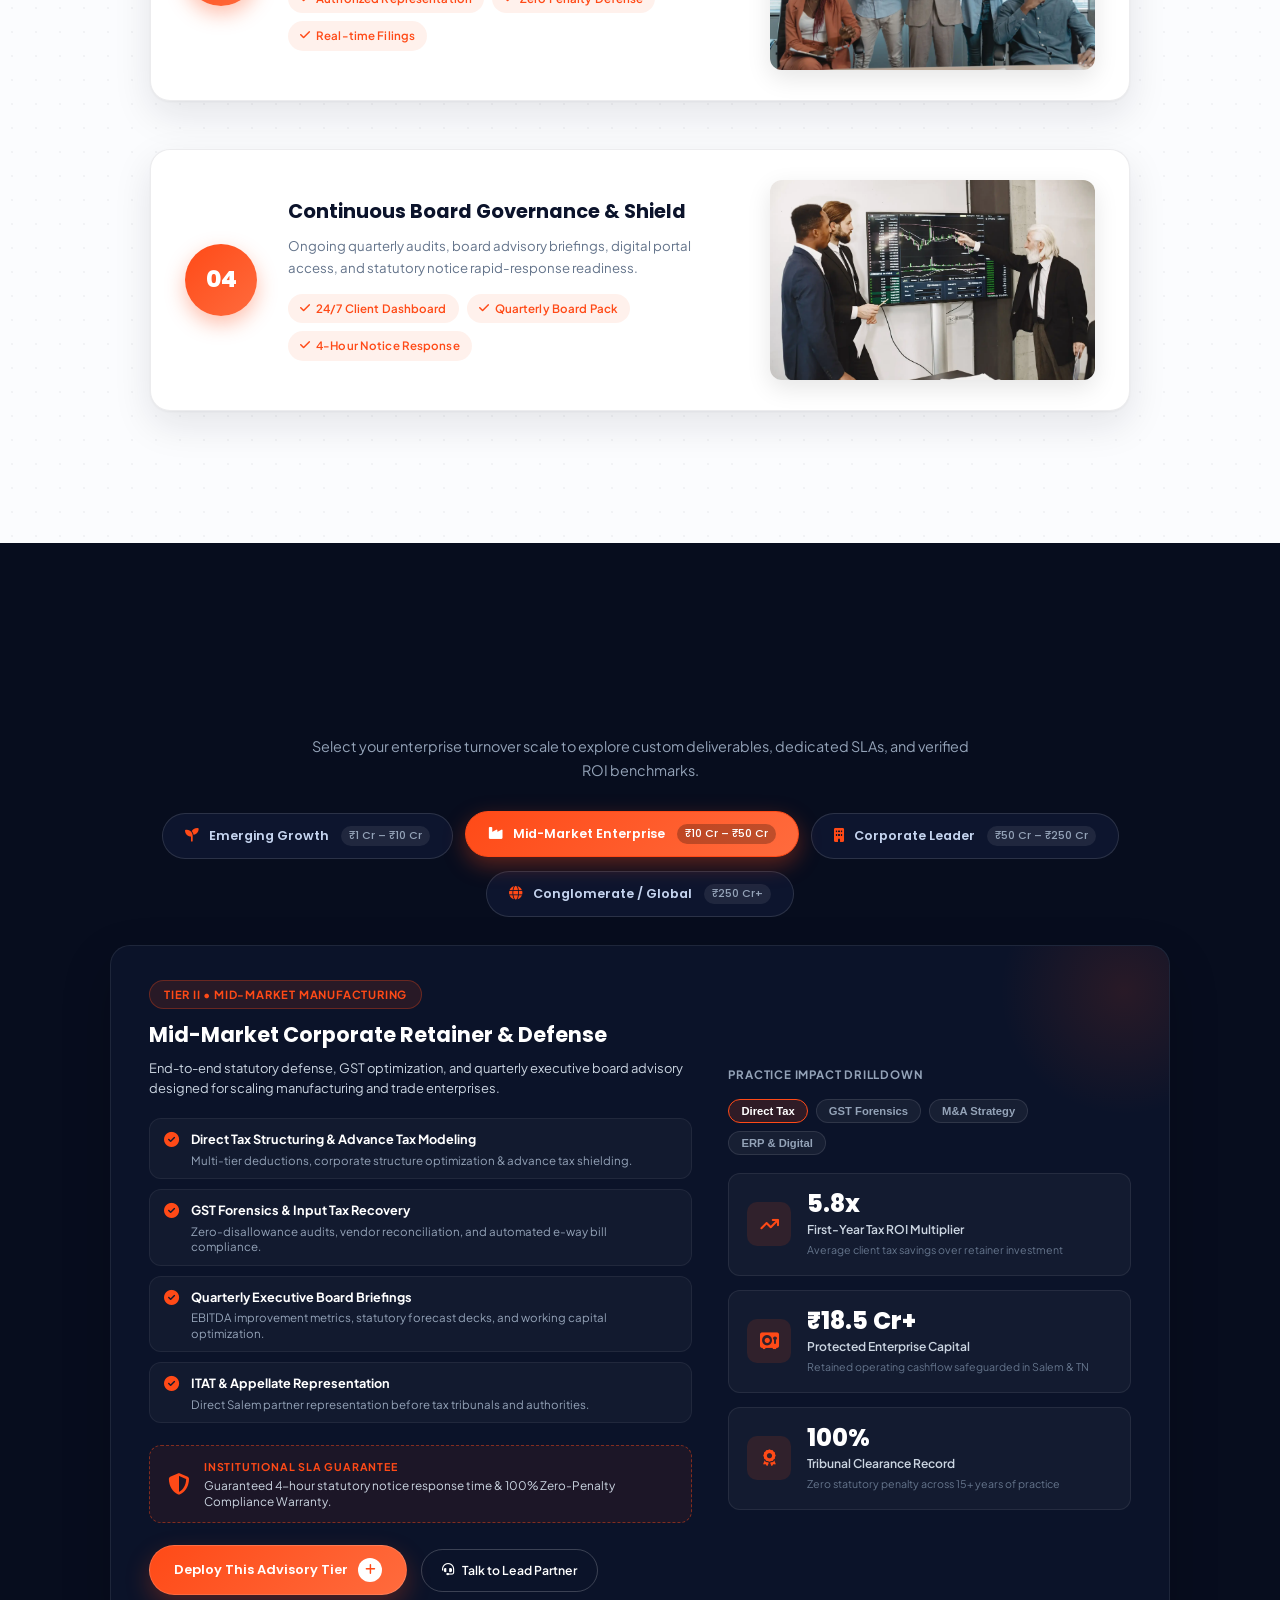
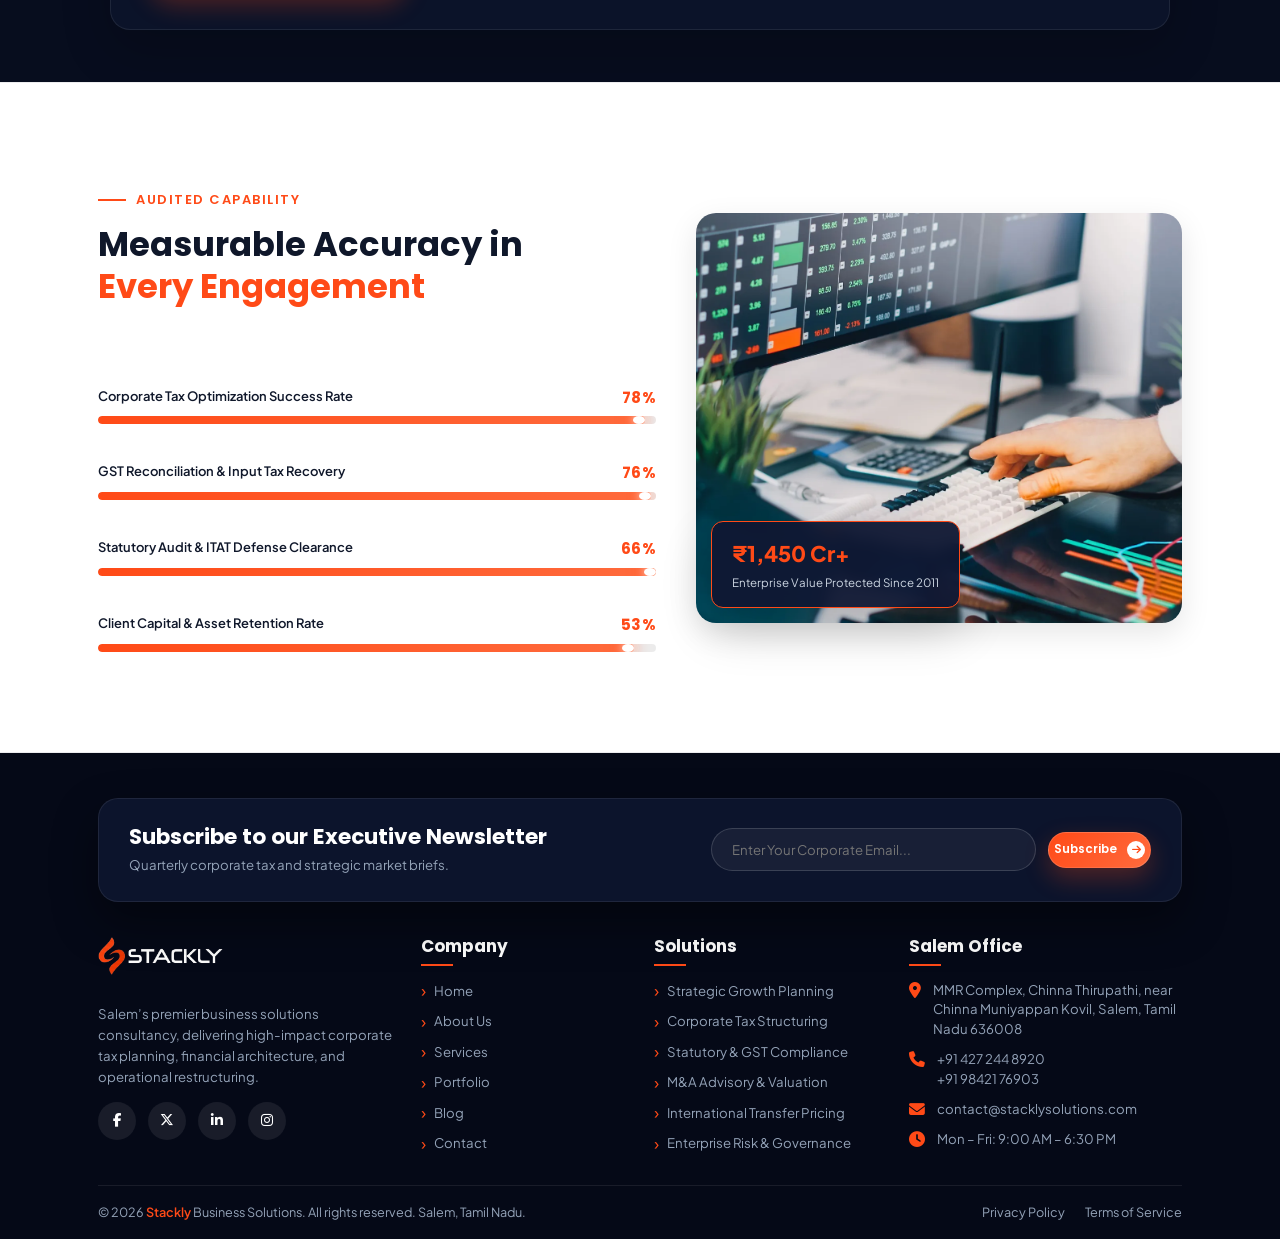
<file: services.html>
<!DOCTYPE html>
<html lang="en">
<head>
  <meta charset="UTF-8">
  <meta name="viewport" content="width=device-width, initial-scale=1.0">
  <title>Services & Solutions – Stackly Business Solutions</title>
  
  <link rel="icon" type="image/webp" href="assets/top-logo.webp">
  <link rel="apple-touch-icon" href="assets/top-logo.webp">

  
  <link rel="preconnect" href="https://fonts.googleapis.com">
  <link rel="preconnect" href="https://fonts.gstatic.com" crossorigin>
  <link href="https://fonts.googleapis.com/css2?family=Plus+Jakarta+Sans:wght@300;400;500;600;700;800&family=Poppins:wght@400;500;600;700;800;900&display=swap" rel="stylesheet">

  <link rel="stylesheet" href="https://cdnjs.cloudflare.com/ajax/libs/font-awesome/6.5.1/css/all.min.css">
  <link rel="stylesheet" href="style.css">
</head>
<body>

  <div id="stackly-preloader" class="stackly-preloader" aria-hidden="true">
    <div class="preloader-backdrop-blur"></div>
    <div class="preloader-content">
      <div class="ball-jump-stage">
        <div class="ball-glow-aura"></div>
        <div class="jumping-ball-wrapper">
          <div class="jumping-ball">
            <span class="ball-specular"></span>
          </div>
        </div>
        <div class="ball-ground">
          <div class="ball-shadow"></div>
          <div class="ground-ripple ground-ripple-1"></div>
          <div class="ground-ripple ground-ripple-2"></div>
          <div class="ground-ripple ground-ripple-3"></div>
          <div class="kinetic-dots">
            <span class="k-dot k-dot-1"></span>
            <span class="k-dot k-dot-2 active"></span>
            <span class="k-dot k-dot-3"></span>
          </div>
        </div>
      </div>
      <div class="preloader-meta">
        <div class="preloader-brand">
          <span class="brand-text">STACKLY</span>
          <span class="brand-badge">SOLUTIONS</span>
        </div>
        <div class="preloader-bar-wrap">
          <div class="preloader-bar" id="preloaderProgressBar"></div>
        </div>
        <div class="preloader-status">
          <span class="status-msg" id="preloaderStatusText">Loading experiences...</span>
          <span class="status-percent" id="preloaderPercent">0%</span>
        </div>
      </div>
    </div>
  </div>

  
  <header class="site-header scrolled">
    <div class="container header-container">
      <a href="index.html" class="site-logo">
        <img src="assets/logo.webp" alt="Stackly Logo">
      </a>

      <nav class="main-navigation">
        <ul class="nav-menu">
          <li class="nav-item"><a href="index.html" class="nav-link">Home</a></li>
          <li class="nav-item"><a href="about.html" class="nav-link">About</a></li>
          <li class="nav-item"><a href="services.html" class="nav-link active">Services</a></li>
          <li class="nav-item"><a href="portfolio.html" class="nav-link">Portfolio</a></li>
          <li class="nav-item"><a href="blog.html" class="nav-link">Blog</a></li>
          <li class="nav-item"><a href="contact.html" class="nav-link">Contact</a></li>
        </ul>
      </nav>

      <div class="header-right">
        <a href="get-started.html" class="dtbtn dtbtn-sm header-cta-group">
          Get Started <i class="fa-solid fa-user-plus"></i>
        </a>
        <button class="mobile-toggle" aria-label="Toggle navigation menu">
          <i class="fa-solid fa-bars"></i>
        </button>
      </div>
    </div>
  </header>

  
  <div class="mobile-drawer-overlay"></div>
  <aside class="mobile-drawer">
    <div class="drawer-header">
      <a href="index.html" class="site-logo">
        <img src="assets/logo.webp" alt="Stackly Logo" style="height: 36px;">
      </a>
      <button class="drawer-close"><i class="fa-solid fa-xmark"></i></button>
    </div>
    <nav class="drawer-menu">
      <a href="index.html" class="drawer-link">Home</a>
      <a href="about.html" class="drawer-link">About Us</a>
      <a href="services.html" class="drawer-link active">Services</a>
      <a href="portfolio.html" class="drawer-link">Portfolio</a>
      <a href="blog.html" class="drawer-link">Blog</a>
      <a href="contact.html" class="drawer-link">Contact</a>
    </nav>
    <a href="get-started.html" class="dtbtn" style="width: 100%; margin-bottom: 24px;">
      Get Started <i class="fa-solid fa-user-plus"></i>
    </a>
  </aside>

  
  <section class="page-hero-banner" style="background-image: url('assets/hero_services_bg.webp');">
    <div class="container">
      <h1 class="banner-title">Our <span>Services</span></h1>
      <p class="banner-desc">Comprehensive corporate tax architecture, capital restructuring, and statutory compliance for leading enterprises.</p>
      <div class="breadcrumb-nav">
        <a href="index.html">Home</a>
        <span class="sep">/</span>
        <span class="current">Services & Solutions</span>
      </div>
    </div>
  </section>

  
  <section class="section-padding bg-light-pattern">
    <div class="container">
      <div style="text-align: center; max-width: 680px; margin: 0 auto 30px;">
        <span class="section-subtitle" style="justify-content: center;">What We Deliver</span>
        <h2 class="section-title">
          Enterprise Advisory &<br>
          <span>Tax Solutions</span>
        </h2>
        <p>Comprehensive corporate services tailored for modern enterprises across India.</p>
      </div>

      
      <div class="services-page-grid">
        
        <div class="service-box active-card">
          <span class="service-num">01</span>
          <div class="service-icon-wrap">
            <i class="fa-solid fa-chart-line"></i>
          </div>
          <h3 class="service-title">Strategic Growth Advisory</h3>
          <p class="service-desc">
            Scalable market models and EBITDA acceleration frameworks.
          </p>
          <div class="service-btn-wrap">
            <a href="get-started.html" class="service-btn">Consult Now <i class="fa-solid fa-plus"></i></a>
          </div>
        </div>

        
        <div class="service-box">
          <span class="service-num">02</span>
          <div class="service-icon-wrap">
            <i class="fa-solid fa-file-invoice-dollar"></i>
          </div>
          <h3 class="service-title">Corporate Tax Restructuring</h3>
          <p class="service-desc">
            Direct tax optimization, GST audits, and dispute resolution.
          </p>
          <div class="service-btn-wrap">
            <a href="get-started.html" class="service-btn">Consult Now <i class="fa-solid fa-plus"></i></a>
          </div>
        </div>

        
        <div class="service-box">
          <span class="service-num">03</span>
          <div class="service-icon-wrap">
            <i class="fa-solid fa-handshake"></i>
          </div>
          <h3 class="service-title">M&A & Capital Structuring</h3>
          <p class="service-desc">
            Acquisition due diligence, valuations, and deal structuring.
          </p>
          <div class="service-btn-wrap">
            <a href="get-started.html" class="service-btn">Consult Now <i class="fa-solid fa-plus"></i></a>
          </div>
        </div>

        
        <div class="service-box">
          <span class="service-num">04</span>
          <div class="service-icon-wrap">
            <i class="fa-solid fa-shield-halved"></i>
          </div>
          <h3 class="service-title">Statutory & Internal Audit</h3>
          <p class="service-desc">
            Risk governance, internal control reviews, and forensic compliance.
          </p>
          <div class="service-btn-wrap">
            <a href="get-started.html" class="service-btn">Consult Now <i class="fa-solid fa-plus"></i></a>
          </div>
        </div>

        
        <div class="service-box">
          <span class="service-num">05</span>
          <div class="service-icon-wrap">
            <i class="fa-solid fa-laptop-code"></i>
          </div>
          <h3 class="service-title">Digital ERP & Cloud Systems</h3>
          <p class="service-desc">
            Automated financial analytics and secure cloud ledger deployment.
          </p>
          <div class="service-btn-wrap">
            <a href="get-started.html" class="service-btn">Consult Now <i class="fa-solid fa-plus"></i></a>
          </div>
        </div>

        
        <div class="service-box">
          <span class="service-num">06</span>
          <div class="service-icon-wrap">
            <i class="fa-solid fa-seedling"></i>
          </div>
          <h3 class="service-title">Wealth & Succession Planning</h3>
          <p class="service-desc">
            Family trust formation and cross-generational asset protection.
          </p>
          <div class="service-btn-wrap">
            <a href="get-started.html" class="service-btn">Consult Now <i class="fa-solid fa-plus"></i></a>
          </div>
        </div>
      </div>
    </div>
  </section>

  <section class="section-padding bg-dark-section" style="overflow: hidden;">
    <div class="container">
      <div style="text-align: center; max-width: 680px; margin: 0 auto 30px;">
        <span class="section-subtitle" style="justify-content: center;">Practice Depth</span>
        <h2 class="section-title text-white">
          Signature Practice <span>Verticals</span>
        </h2>
        <p style="color: var(--text-light-muted);">
          Explore our core advisory disciplines in immersive 3D depth. Click any card or use the navigation controls.
        </p>
      </div>

      <div class="depth-carousel-container">
        <button class="depth-nav-btn depth-prev-btn" aria-label="Previous Practice Vertical">
          <i class="fa-solid fa-chevron-left"></i>
        </button>
        <button class="depth-nav-btn depth-next-btn" aria-label="Next Practice Vertical">
          <i class="fa-solid fa-chevron-right"></i>
        </button>

        <div class="depth-carousel-stage">
          
          <div class="depth-carousel-card depth-card-center">
            <img src="assets/pexels-alphatradezone-5831343.webp" alt="Corporate Tax Restructuring">
            <div class="depth-card-overlay">
              <span class="depth-card-tag">Practice 01</span>
              <h3 class="depth-card-title">Corporate Tax Restructuring</h3>
              <p class="depth-card-sub">Multi-tier direct tax planning, advance tax shielding, and ITAT appellate representation.</p>
            </div>
          </div>

          
          <div class="depth-carousel-card depth-card-right-1">
            <img src="assets/pexels-jakubzerdzicki-20237836.webp" alt="M&A Deal Advisory">
            <div class="depth-card-overlay">
              <span class="depth-card-tag">Practice 02</span>
              <h3 class="depth-card-title">M&A & Deal Diligence</h3>
              <p class="depth-card-sub">Cross-border transactions, fair-value fairness opinions, and NCLT merger approvals.</p>
            </div>
          </div>

          
          <div class="depth-carousel-card depth-card-right-2">
            <img src="assets/pexels-mart-production-7550362.webp" alt="Statutory & GST Forensics">
            <div class="depth-card-overlay">
              <span class="depth-card-tag">Practice 03</span>
              <h3 class="depth-card-title">GST & Forensic Audits</h3>
              <p class="depth-card-sub">Deep ledger reconciliation, ITC recovery, and dispute resolution with tax authorities.</p>
            </div>
          </div>

          
          <div class="depth-carousel-card depth-card-left-2">
            <img src="assets/pexels-yankrukov-7693155.webp" alt="Family Trust Architecture">
            <div class="depth-card-overlay">
              <span class="depth-card-tag">Practice 04</span>
              <h3 class="depth-card-title">Family Office & Trusts</h3>
              <p class="depth-card-sub">Promoter capital ring-fencing, cross-generational succession, and private family trusts.</p>
            </div>
          </div>

          
          <div class="depth-carousel-card depth-card-left-1">
            <img src="assets/pexels-kampus-8204363.webp" alt="Cloud Ledger & Digital ERP">
            <div class="depth-card-overlay">
              <span class="depth-card-tag">Practice 05</span>
              <h3 class="depth-card-title">Cloud ERP & Analytics</h3>
              <p class="depth-card-sub">Real-time ledger automation, statutory portal integration, and executive financial dashboards.</p>
            </div>
          </div>
        </div>

        
        <div class="depth-dots-wrap">
          <div class="depth-dot active"></div>
          <div class="depth-dot"></div>
          <div class="depth-dot"></div>
          <div class="depth-dot"></div>
          <div class="depth-dot"></div>
        </div>
      </div>
    </div>
  </section>

  <section class="section-padding bg-light-pattern methodology-section">
    <div class="container">
      <div style="text-align: center; max-width: 680px; margin: 0 auto 40px;">
        <span class="section-subtitle" style="justify-content: center;">Proven Methodology</span>
        <h2 class="section-title">
          The 4-Stage Advisory<br>
          <span>Execution Stack</span>
        </h2>
        <p>
          Our proprietary engagement process transforms complex statutory obligations into predictable competitive advantages.
        </p>
      </div>

      
      <div class="methodology-stack-grid">
        
        <div class="methodology-stack-card anim-slide-up">
          <div class="stack-step-badge">01</div>
          <div class="stack-card-content">
            <h3>Forensic Discovery & Tax Health Diagnostic</h3>
            <p>We perform exhaustive ledger audits, historical return analysis, and regulatory exposure mapping to identify dormant risks and tax savings.</p>
            <div class="stack-pills-list">
              <span class="stack-pill"><i class="fa-solid fa-check"></i> 3-Year Ledger Scan</span>
              <span class="stack-pill"><i class="fa-solid fa-check"></i> ITC Gap Analysis</span>
              <span class="stack-pill"><i class="fa-solid fa-check"></i> Confidential Report</span>
            </div>
          </div>
          <div class="stack-card-visual">
            <img src="assets/pexels-mart-production-7550362.webp" alt="Forensic Diagnostic">
          </div>
        </div>

        
        <div class="methodology-stack-card anim-slide-up" style="transition-delay: 0.1s;">
          <div class="stack-step-badge">02</div>
          <div class="stack-card-content">
            <h3>Tax Architecture & Financial Modeling</h3>
            <p>Our senior partners engineer optimized corporate holding structures, inter-company transfer pricing policies, and statutory shelters.</p>
            <div class="stack-pills-list">
              <span class="stack-pill"><i class="fa-solid fa-check"></i> Holding Entity Structuring</span>
              <span class="stack-pill"><i class="fa-solid fa-check"></i> Transfer Pricing Model</span>
              <span class="stack-pill"><i class="fa-solid fa-check"></i> Projected ROI Modeling</span>
            </div>
          </div>
          <div class="stack-card-visual">
            <img src="assets/pexels-jakubzerdzicki-36598869.webp" alt="Financial Modeling">
          </div>
        </div>

        
        <div class="methodology-stack-card anim-slide-up" style="transition-delay: 0.2s;">
          <div class="stack-step-badge">03</div>
          <div class="stack-card-content">
            <h3>Regulatory Liaison & Implementation</h3>
            <p>Direct partner representation before Income Tax authorities, GST commissioners, Registrar of Companies (ROC), and RBI desks.</p>
            <div class="stack-pills-list">
              <span class="stack-pill"><i class="fa-solid fa-check"></i> Authorized Representation</span>
              <span class="stack-pill"><i class="fa-solid fa-check"></i> Zero Penalty Defense</span>
              <span class="stack-pill"><i class="fa-solid fa-check"></i> Real-time Filings</span>
            </div>
          </div>
          <div class="stack-card-visual">
            <img src="assets/pexels-tima-miroshnichenko-5439476.webp" alt="Regulatory Liaison">
          </div>
        </div>

        
        <div class="methodology-stack-card anim-slide-up" style="transition-delay: 0.3s;">
          <div class="stack-step-badge">04</div>
          <div class="stack-card-content">
            <h3>Continuous Board Governance & Shield</h3>
            <p>Ongoing quarterly audits, board advisory briefings, digital portal access, and statutory notice rapid-response readiness.</p>
            <div class="stack-pills-list">
              <span class="stack-pill"><i class="fa-solid fa-check"></i> 24/7 Client Dashboard</span>
              <span class="stack-pill"><i class="fa-solid fa-check"></i> Quarterly Board Pack</span>
              <span class="stack-pill"><i class="fa-solid fa-check"></i> 4-Hour Notice Response</span>
            </div>
          </div>
          <div class="stack-card-visual">
            <img src="assets/home_about_company.webp" alt="Continuous Governance">
          </div>
        </div>
      </div>
    </div>
  </section>

  <section class="section-padding bg-dark-section">
    <div class="container">
      <div style="text-align: center; max-width: 680px; margin: 0 auto 30px;">
        <span class="section-subtitle" style="justify-content: center;">Engagement Architecture</span>
        <h2 class="section-title text-white">
          Enterprise Solution <span>Matrix & Guarantees</span>
        </h2>
        <p style="color: var(--text-light-muted);">
          Select your enterprise turnover scale to explore custom deliverables, dedicated SLAs, and verified ROI benchmarks.
        </p>
      </div>

      <div class="matrix-container">
        
        <div class="matrix-tier-tabs" role="tablist">
          <button type="button" class="matrix-tier-tab" data-tier="1">
            <i class="fa-solid fa-seedling"></i>
            <span>Emerging Growth</span>
            <span class="tier-range">₹1 Cr – ₹10 Cr</span>
          </button>
          <button type="button" class="matrix-tier-tab active" data-tier="2">
            <i class="fa-solid fa-industry"></i>
            <span>Mid-Market Enterprise</span>
            <span class="tier-range">₹10 Cr – ₹50 Cr</span>
          </button>
          <button type="button" class="matrix-tier-tab" data-tier="3">
            <i class="fa-solid fa-building"></i>
            <span>Corporate Leader</span>
            <span class="tier-range">₹50 Cr – ₹250 Cr</span>
          </button>
          <button type="button" class="matrix-tier-tab" data-tier="4">
            <i class="fa-solid fa-globe"></i>
            <span>Conglomerate / Global</span>
            <span class="tier-range">₹250 Cr+</span>
          </button>
        </div>

        
        <div class="matrix-stage">
          
          <div class="matrix-left-panel">
            <span id="matrixTierBadge" class="matrix-badge">Tier II • Mid-Market Manufacturing</span>
            <h3 id="matrixTitle" class="matrix-tier-title">Mid-Market Corporate Retainer & Defense</h3>
            <p id="matrixDesc" class="matrix-tier-desc">
              End-to-end statutory defense, GST optimization, and quarterly executive board advisory designed for scaling manufacturing and trade enterprises.
            </p>

            <div class="matrix-feat-list" id="matrixFeatList">
              <div class="matrix-feat-item">
                <i class="fa-solid fa-circle-check"></i>
                <div>
                  <strong>Direct Tax Structuring & Advance Tax Modeling</strong>
                  <span>Multi-tier deductions, corporate structure optimization & advance tax shielding.</span>
                </div>
              </div>
              <div class="matrix-feat-item">
                <i class="fa-solid fa-circle-check"></i>
                <div>
                  <strong>GST Forensics & Input Tax Recovery</strong>
                  <span>Zero-disallowance audits, vendor reconciliation, and automated e-way bill compliance.</span>
                </div>
              </div>
              <div class="matrix-feat-item">
                <i class="fa-solid fa-circle-check"></i>
                <div>
                  <strong>Quarterly Executive Board Briefings</strong>
                  <span>EBITDA improvement metrics, statutory forecast decks, and working capital optimization.</span>
                </div>
              </div>
              <div class="matrix-feat-item">
                <i class="fa-solid fa-circle-check"></i>
                <div>
                  <strong>ITAT & Appellate Representation</strong>
                  <span>Direct Salem partner representation before tax tribunals and authorities.</span>
                </div>
              </div>
            </div>

            <div class="matrix-sla-box">
              <i class="fa-solid fa-shield-halved"></i>
              <div>
                <span class="sla-label">Institutional SLA Guarantee</span>
                <p id="matrixSLA">Guaranteed 4-hour statutory notice response time & 100% Zero-Penalty Compliance Warranty.</p>
              </div>
            </div>

            <div class="matrix-cta-row">
              <a href="get-started.html" class="dtbtn">
                Deploy This Advisory Tier
                <span class="btn-icon"><i class="fa-solid fa-plus"></i></span>
              </a>
              <a href="contact.html" class="matrix-outline-btn">
                <i class="fa-solid fa-headset"></i> Talk to Lead Partner
              </a>
            </div>
          </div>

          
          <div class="matrix-right-panel">
            <span style="font-size: 0.8rem; text-transform: uppercase; color: #94a3b8; letter-spacing: 0.8px; font-weight: 700;">Practice Impact Drilldown</span>
            <div class="matrix-focus-bar">
              <button type="button" class="matrix-focus-chip active" data-focus="tax">Direct Tax</button>
              <button type="button" class="matrix-focus-chip" data-focus="gst">GST Forensics</button>
              <button type="button" class="matrix-focus-chip" data-focus="ma">M&A Strategy</button>
              <button type="button" class="matrix-focus-chip" data-focus="erp">ERP & Digital</button>
            </div>

            
            <div class="matrix-stat-card">
              <div class="matrix-stat-icon">
                <i class="fa-solid fa-arrow-trend-up"></i>
              </div>
              <div>
                <span id="matrixRoiVal" class="matrix-stat-val">5.8x</span>
                <span class="matrix-stat-lbl">First-Year Tax ROI Multiplier</span>
                <span id="matrixRoiNote" class="matrix-stat-note">Average client tax savings over retainer investment</span>
              </div>
            </div>

            
            <div class="matrix-stat-card">
              <div class="matrix-stat-icon">
                <i class="fa-solid fa-vault"></i>
              </div>
              <div>
                <span id="matrixShieldVal" class="matrix-stat-val">₹18.5 Cr+</span>
                <span class="matrix-stat-lbl">Protected Enterprise Capital</span>
                <span id="matrixShieldNote" class="matrix-stat-note">Retained operating cashflow safeguarded in Salem & TN</span>
              </div>
            </div>

            
            <div class="matrix-stat-card">
              <div class="matrix-stat-icon">
                <i class="fa-solid fa-award"></i>
              </div>
              <div>
                <span id="matrixAuditVal" class="matrix-stat-val">100%</span>
                <span class="matrix-stat-lbl">Tribunal Clearance Record</span>
                <span id="matrixAuditNote" class="matrix-stat-note">Zero statutory penalty across 15+ years of practice</span>
              </div>
            </div>
          </div>
        </div>
      </div>
    </div>
  </section>

  <section class="section-padding capability-section" style="background: #ffffff; border-top: 1px solid var(--light-border); border-bottom: 1px solid var(--light-border);">
    <div class="container">
      <div class="capability-grid" style="gap: 40px; align-items: center;">
        <div>
          <span class="section-subtitle">Audited Capability</span>
          <h2 class="section-title">
            Measurable Accuracy in<br>
            <span>Every Engagement</span>
          </h2>
          <p style="margin-bottom: 16px; line-height: 1.65; color: var(--text-muted); font-size: 0.95rem;">
            Our advisory performance is governed by strict quantitative benchmarks. We protect client capital with audited accuracy, zero penalty tolerance, and institutional rigor.
          </p>

          <div class="progress-list" style="margin-top: 18px;">
            
            <div class="progress-item" style="margin-bottom: 14px;">
              <div style="display: flex; justify-content: space-between; font-weight: 600; margin-bottom: 6px; color: var(--text-dark); font-size: 0.9rem;">
                <span>Corporate Tax Optimization Success Rate</span>
                <span class="progress-percent" data-percent="98">0%</span>
              </div>
              <div style="height: 8px; background: rgba(0,0,0,0.08); border-radius: 10px; overflow: hidden;">
                <div class="progress-fill" data-percent="98" style="height: 100%; width: 0; background: var(--primary-gradient); transition: width 1.2s ease;"></div>
              </div>
            </div>

            
            <div class="progress-item" style="margin-bottom: 14px;">
              <div style="display: flex; justify-content: space-between; font-weight: 600; margin-bottom: 6px; color: var(--text-dark); font-size: 0.9rem;">
                <span>GST Reconciliation & Input Tax Recovery</span>
                <span class="progress-percent" data-percent="99">0%</span>
              </div>
              <div style="height: 8px; background: rgba(0,0,0,0.08); border-radius: 10px; overflow: hidden;">
                <div class="progress-fill" data-percent="99" style="height: 100%; width: 0; background: var(--primary-gradient); transition: width 1.2s ease;"></div>
              </div>
            </div>

            
            <div class="progress-item" style="margin-bottom: 14px;">
              <div style="display: flex; justify-content: space-between; font-weight: 600; margin-bottom: 6px; color: var(--text-dark); font-size: 0.9rem;">
                <span>Statutory Audit & ITAT Defense Clearance</span>
                <span class="progress-percent" data-percent="100">0%</span>
              </div>
              <div style="height: 8px; background: rgba(0,0,0,0.08); border-radius: 10px; overflow: hidden;">
                <div class="progress-fill" data-percent="100" style="height: 100%; width: 0; background: var(--primary-gradient); transition: width 1.2s ease;"></div>
              </div>
            </div>

            
            <div class="progress-item">
              <div style="display: flex; justify-content: space-between; font-weight: 600; margin-bottom: 6px; color: var(--text-dark); font-size: 0.9rem;">
                <span>Client Capital & Asset Retention Rate</span>
                <span class="progress-percent" data-percent="96">0%</span>
              </div>
              <div style="height: 8px; background: rgba(0,0,0,0.08); border-radius: 10px; overflow: hidden;">
                <div class="progress-fill" data-percent="96" style="height: 100%; width: 0; background: var(--primary-gradient); transition: width 1.2s ease;"></div>
              </div>
            </div>
          </div>
        </div>

        <div style="position: relative;">
          <div style="border-radius: var(--radius-lg); overflow: hidden; box-shadow: var(--shadow-md);">
            <img src="assets/pexels-jakubzerdzicki-36598869.webp" alt="Partner Advisory Precision" style="width: 100%; height: 410px; object-fit: cover;">
          </div>
          <div style="position: absolute; bottom: 15px; left: 15px; background: rgba(15, 24, 51, 0.95); border: 1px solid var(--primary); padding: 14px 20px; border-radius: var(--radius-md); box-shadow: var(--shadow-lg); color: #fff; max-width: calc(100% - 30px); backdrop-filter: blur(8px);">
            <div style="font-size: 1.5rem; font-weight: 800; color: var(--primary);">₹1,450 Cr+</div>
            <div style="font-size: 0.8rem; color: #cbd5e1;">Enterprise Value Protected Since 2011</div>
          </div>
        </div>
      </div>
    </div>
  </section>

  
  <footer class="site-footer">
    <div class="container">
      
      <div class="newsletter-box">
        <div class="newsletter-text">
          <h3>Subscribe to our Executive Newsletter</h3>
          <p>Quarterly corporate tax and strategic market briefs.</p>
        </div>
        <form class="newsletter-form" action="404.html" method="GET">
          <input type="email" class="newsletter-input" placeholder="Enter Your Corporate Email..." required>
          <button type="submit" class="dtbtn dtbtn-sm">
            Subscribe
            <span class="btn-icon"><i class="fa-solid fa-arrow-right"></i></span>
          </button>
        </form>
      </div>

      
      <div class="footer-main-grid">
        
        <div class="footer-widget">
          <a href="index.html" class="site-logo" style="display: inline-block; margin-bottom: 20px;">
            <img src="assets/logo.webp" alt="Stackly Logo" style="height: 40px;">
          </a>
          <p class="footer-desc">
            Salem’s premier business solutions consultancy, delivering high-impact corporate tax planning, financial architecture, and operational restructuring.
          </p>
          <div class="footer-social-links">
            <a href="404.html" class="footer-social-btn" aria-label="Facebook"><i class="fa-brands fa-facebook-f"></i></a>
            <a href="404.html" class="footer-social-btn" aria-label="Twitter"><i class="fa-brands fa-x-twitter"></i></a>
            <a href="404.html" class="footer-social-btn" aria-label="LinkedIn"><i class="fa-brands fa-linkedin-in"></i></a>
            <a href="404.html" class="footer-social-btn" aria-label="Instagram"><i class="fa-brands fa-instagram"></i></a>
          </div>
        </div>

        
        <div class="footer-widget">
          <h4>Company</h4>
          <div class="footer-links-list">
            <a href="index.html">Home</a>
            <a href="about.html">About Us</a>
            <a href="services.html">Services</a>
            <a href="portfolio.html">Portfolio</a>
            <a href="blog.html">Blog</a>
            <a href="contact.html">Contact</a>
          </div>
        </div>

        
        <div class="footer-widget">
          <h4>Solutions</h4>
          <div class="footer-links-list">
            <a href="404.html">Strategic Growth Planning</a>
            <a href="404.html">Corporate Tax Structuring</a>
            <a href="404.html">Statutory & GST Compliance</a>
            <a href="404.html">M&A Advisory & Valuation</a>
            <a href="404.html">International Transfer Pricing</a>
            <a href="404.html">Enterprise Risk & Governance</a>
          </div>
        </div>

        
        <div class="footer-widget">
          <h4>Salem Office</h4>
          <div class="footer-contact-list">
            <div class="footer-contact-item">
              <i class="fa-solid fa-location-dot"></i>
              <span>MMR Complex, Chinna Thirupathi, near Chinna Muniyappan Kovil, Salem, Tamil Nadu 636008</span>
            </div>
            <div class="footer-contact-item">
              <i class="fa-solid fa-phone"></i>
              <div>
                <a href="404.html">+91 427 244 8920</a><br>
                <a href="404.html">+91 98421 76903</a>
              </div>
            </div>
            <div class="footer-contact-item">
              <i class="fa-solid fa-envelope"></i>
              <a href="404.html">contact@stacklysolutions.com</a>
            </div>
            <div class="footer-contact-item">
              <i class="fa-solid fa-clock"></i>
              <span>Mon – Fri: 9:00 AM – 6:30 PM</span>
            </div>
          </div>
        </div>
      </div>

      
      <div class="footer-bottom-bar">
        <div>
          © 2026 <span>Stackly</span> Business Solutions. All rights reserved. Salem, Tamil Nadu.
        </div>
        <div class="footer-bottom-nav">
          <a href="404.html">Privacy Policy</a>
          <a href="404.html">Terms of Service</a>
        </div>
      </div>
    </div>
  </footer>

  <script src="script.js"></script>
  <script>
   
    (function() {
      const tierData = {
        '1': {
          badge: 'Tier I • Emerging Enterprise',
          title: 'Founder & MSME Growth Acceleration Advisory',
          desc: 'Statutory baseline protection, founder tax optimization, and direct Salem chartered accountant advisory to prepare your business for rapid expansion.',
          features: [
            { strong: 'Direct Tax Strategy & Founder Deductions', span: 'Optimized proprietor/director salary structures and statutory expense shielding.' },
            { strong: 'Monthly GST Compliance & ITC Verification', span: 'Error-free GSTR-1/3B filing with zero interest penalties.' },
            { strong: 'Bi-Monthly Partner Advisory Briefings', span: 'Direct one-on-one strategy review with Salem senior consultant.' },
            { strong: 'ROC & MCA Compliance Management', span: 'Annual returns, director filings, and statutory register maintenance.' }
          ],
          sla: 'Guaranteed 6-hour response time & 100% On-Time Statutory Filing Warranty.',
          roi: '4.5x',
          roiNote: 'Average return on advisory spend for emerging firms',
          shield: '₹4.2 Cr+',
          shieldNote: 'Protected operating capital and compliant reserves',
          audit: '100%',
          auditNote: 'Clean statutory compliance record with zero penalties'
        },
        '2': {
          badge: 'Tier II • Mid-Market Manufacturing',
          title: 'Mid-Market Corporate Retainer & Defense',
          desc: 'End-to-end statutory defense, GST supply chain optimization, and quarterly executive board advisory designed for scaling manufacturing and trade enterprises.',
          features: [
            { strong: 'Direct Tax Structuring & Advance Tax Modeling', span: 'Multi-tier deductions, corporate structure optimization & advance tax shielding.' },
            { strong: 'GST Forensics & Input Tax Recovery', span: 'Zero-disallowance audits, vendor reconciliation, and automated e-way bill compliance.' },
            { strong: 'Quarterly Executive Board Briefings', span: 'EBITDA improvement metrics, statutory forecast decks, and working capital optimization.' },
            { strong: 'ITAT & Appellate Representation', span: 'Direct Salem partner representation before tax tribunals and authorities.' }
          ],
          sla: 'Guaranteed 4-hour statutory notice response time & 100% Zero-Penalty Compliance Warranty.',
          roi: '5.8x',
          roiNote: 'Average client tax savings over retainer investment',
          shield: '₹18.5 Cr+',
          shieldNote: 'Retained operating cashflow safeguarded in Salem & TN',
          audit: '100%',
          auditNote: 'ITAT & ROC notice defense clearance record'
        },
        '3': {
          badge: 'Tier III • Large Corporate Entity',
          title: 'Enterprise Strategic Governance & Capital Advisory',
          desc: 'Multi-entity tax consolidation, cross-border compliance, M&A due diligence, and comprehensive risk mitigation with dedicated Salem executive partner team.',
          features: [
            { strong: 'Multi-Entity Tax Consolidation & Transfer Pricing', span: 'Arm\'s length pricing documentation, domestic TP audits, and inter-company risk governance.' },
            { strong: 'M&A Diligence & Valuation Advisory', span: 'Balance sheet hygiene, target valuation reports, and NCLT scheme structuring.' },
            { strong: 'Continuous Virtual CFO & Internal Controls', span: 'Automated internal financial controls (IFC) testing and monthly KPI scorecards.' },
            { strong: 'High-Court & Tribunal Legal Defense Protocol', span: 'Direct representation before CIT(A), ITAT, and GST Appellate tribunals.' }
          ],
          sla: 'Guaranteed 2-hour priority partner response & Institutional Indemnity Backing.',
          roi: '7.2x',
          roiNote: 'Capital optimization & EBITDA impact multiplier',
          shield: '₹85 Cr+',
          shieldNote: 'Enterprise asset value and merger synergies secured',
          audit: '100%',
          auditNote: 'Full regulatory clean-chit record across all entities'
        },
        '4': {
          badge: 'Tier IV • Conglomerate & Multi-Unit',
          title: 'Institutional Sovereign & Promoter Wealth Architecture',
          desc: 'Private family trust formation, international tax treaties, cross-generational succession, and sovereign asset protection protocols.',
          features: [
            { strong: 'Family Office & Private Trust Formation', span: 'Ring-fenced promoter wealth isolation and succession charter codification.' },
            { strong: 'Cross-Border BEPS & DTAA Structuring', span: 'International tax treaty benefits, foreign subsidiary compliance, and FEMA filings.' },
            { strong: 'Board Governance & Institutional Risk Audit', span: 'Comprehensive forensic risk diagnostics and independent audit committee briefings.' },
            { strong: '24/7 Dedicated Partner Strategy Desk', span: 'Direct round-the-clock priority line to Senior Managing Partners in Salem.' }
          ],
          sla: 'Dedicated 1-Hour Executive SLA with 24/7 War-Room Response.',
          roi: '8.5x+',
          roiNote: 'Long-term promoter wealth retention multiplier',
          shield: '₹320 Cr+',
          shieldNote: 'Institutional wealth protected across generations',
          audit: '100%',
          auditNote: 'Zero adverse findings across 15+ years of practice'
        }
      };

      const tabs = document.querySelectorAll('.matrix-tier-tab');
      const badgeEl = document.getElementById('matrixTierBadge');
      const titleEl = document.getElementById('matrixTitle');
      const descEl = document.getElementById('matrixDesc');
      const featListEl = document.getElementById('matrixFeatList');
      const slaEl = document.getElementById('matrixSLA');
      const roiValEl = document.getElementById('matrixRoiVal');
      const roiNoteEl = document.getElementById('matrixRoiNote');
      const shieldValEl = document.getElementById('matrixShieldVal');
      const shieldNoteEl = document.getElementById('matrixShieldNote');
      const auditValEl = document.getElementById('matrixAuditVal');
      const auditNoteEl = document.getElementById('matrixAuditNote');

      function switchTier(tierKey) {
        const data = tierData[tierKey];
        if (!data) return;

       
        tabs.forEach(t => t.classList.toggle('active', t.getAttribute('data-tier') === tierKey));

       
        if (badgeEl) badgeEl.textContent = data.badge;
        if (titleEl) titleEl.textContent = data.title;
        if (descEl) descEl.textContent = data.desc;
        if (slaEl) slaEl.textContent = data.sla;

        if (featListEl) {
          featListEl.innerHTML = data.features.map(f => `
            <div class="matrix-feat-item">
              <i class="fa-solid fa-circle-check"></i>
              <div>
                <strong>${f.strong}</strong>
                <span>${f.span}</span>
              </div>
            </div>
          `).join('');
        }

        if (roiValEl) roiValEl.textContent = data.roi;
        if (roiNoteEl) roiNoteEl.textContent = data.roiNote;
        if (shieldValEl) shieldValEl.textContent = data.shield;
        if (shieldNoteEl) shieldNoteEl.textContent = data.shieldNote;
        if (auditValEl) auditValEl.textContent = data.audit;
        if (auditNoteEl) auditNoteEl.textContent = data.auditNote;
      }

      tabs.forEach(tab => {
        tab.addEventListener('click', function() {
          const tier = this.getAttribute('data-tier');
          switchTier(tier);
        });
      });

     
      const focusChips = document.querySelectorAll('.matrix-focus-chip');
      const focusNotes = {
        'tax': 'Focus: Advance tax modeling & multi-tier deduction harvesting',
        'gst': 'Focus: Automated GSTR-2B reconciliation & zero-disallowance claims',
        'ma': 'Focus: Confidential enterprise valuation & target synergy audit',
        'erp': 'Focus: Real-time cloud ledger & automated statutory reporting'
      };

      focusChips.forEach(chip => {
        chip.addEventListener('click', function() {
          focusChips.forEach(c => c.classList.remove('active'));
          this.classList.add('active');
          const focusKey = this.getAttribute('data-focus');
          if (roiNoteEl && focusNotes[focusKey]) {
            roiNoteEl.textContent = focusNotes[focusKey];
          }
        });
      });
    })();
  </script>
</body>
</html>
</file>
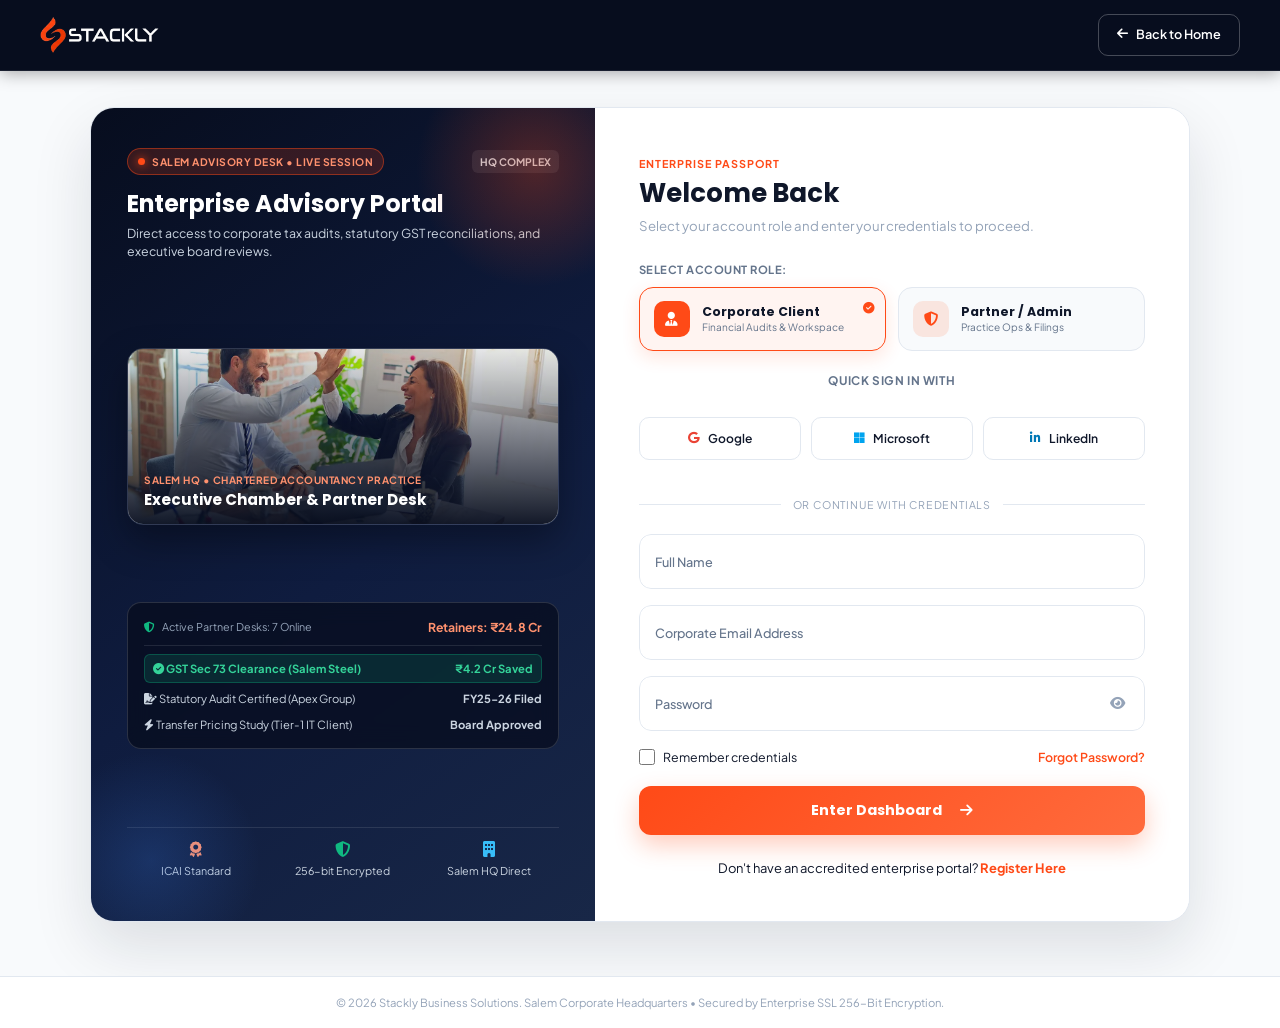
<file: signin.html>
<!DOCTYPE html>
<html lang="en">
<head>
    <meta charset="UTF-8">
    <meta name="viewport" content="width=device-width, initial-scale=1.0">
    <title>Sign In | Stackly Business Solutions - Salem Corporate Advisory</title>
    <link rel="icon" type="image/webp" href="assets/top-logo.webp">
    <link rel="apple-touch-icon" href="assets/top-logo.webp">
    
    
    <link rel="preconnect" href="https://fonts.googleapis.com">
    <link rel="preconnect" href="https://fonts.gstatic.com" crossorigin>
    <link href="https://fonts.googleapis.com/css2?family=Plus+Jakarta+Sans:wght@400;500;600;700;800&family=Poppins:wght@500;600;700;800&display=swap" rel="stylesheet">
    
    <link rel="stylesheet" href="https://cdnjs.cloudflare.com/ajax/libs/font-awesome/6.5.1/css/all.min.css">
    <link rel="stylesheet" href="style.css">
</head>
<body class="auth-page-body">

  <div id="stackly-preloader" class="stackly-preloader" aria-hidden="true">
    <div class="preloader-backdrop-blur"></div>
    <div class="preloader-content">
      <div class="ball-jump-stage">
        <div class="ball-glow-aura"></div>
        <div class="jumping-ball-wrapper">
          <div class="jumping-ball">
            <span class="ball-specular"></span>
          </div>
        </div>
        <div class="ball-ground">
          <div class="ball-shadow"></div>
          <div class="ground-ripple ground-ripple-1"></div>
          <div class="ground-ripple ground-ripple-2"></div>
          <div class="ground-ripple ground-ripple-3"></div>
          <div class="kinetic-dots">
            <span class="k-dot k-dot-1"></span>
            <span class="k-dot k-dot-2 active"></span>
            <span class="k-dot k-dot-3"></span>
          </div>
        </div>
      </div>
      <div class="preloader-meta">
        <div class="preloader-brand">
          <span class="brand-text">STACKLY</span>
          <span class="brand-badge">SOLUTIONS</span>
        </div>
        <div class="preloader-bar-wrap">
          <div class="preloader-bar" id="preloaderProgressBar"></div>
        </div>
        <div class="preloader-status">
          <span class="status-msg" id="preloaderStatusText">Loading experiences...</span>
          <span class="status-percent" id="preloaderPercent">0%</span>
        </div>
      </div>
    </div>
  </div>

    
    <header class="auth-navbar">
        <a href="index.html" class="auth-logo" title="Stackly Business Solutions">
            <img src="assets/logo.webp" alt="Stackly Logo">
        </a>
        <a href="index.html" class="auth-back-btn">
            <i class="fas fa-arrow-left"></i> <span>Back to Home</span>
        </a>
    </header>

    
    <main class="auth-main-wrapper">
        <div class="auth-split-card">
            
            
            <div class="auth-showcase-panel">
                <div>
                    <div class="live-badge-row">
                        <span class="live-pulse-badge">
                            <span class="live-pulse-dot"></span> SALEM ADVISORY DESK &bull; LIVE SESSION
                        </span>
                        <span style="font-size: 0.72rem; color: #cbd5e1; font-weight: 700; background: rgba(255,255,255,0.08); padding: 3px 8px; border-radius: 6px;">HQ COMPLEX</span>
                    </div>
                    <h2 style="font-size: 1.65rem; line-height: 1.25; margin: 4px 0 6px; font-weight: 700; color: #ffffff;">
                        Enterprise Advisory Portal
                    </h2>
                    <p style="color: #cbd5e1; font-size: 0.86rem; line-height: 1.45; margin: 0 0 10px;">
                        Direct access to corporate tax audits, statutory GST reconciliations, and executive board reviews.
                    </p>
                </div>

                
                <div class="hero-lot-frame">
                    <img src="assets/contact-meeting.webp" alt="Stackly Salem Executive Chambers">
                    <div class="hero-lot-overlay">
                        <span style="font-size: 0.7rem; color: #ff916e; text-transform: uppercase; font-weight: 700; letter-spacing: 0.5px;">Salem HQ &bull; Chartered Accountancy Practice</span>
                        <h4 style="font-size: 1.05rem; margin: 2px 0 0; color: #ffffff;">Executive Chamber &amp; Partner Desk</h4>
                    </div>
                </div>

                
                <div class="live-bid-stream-card">
                    <div class="bid-stream-header">
                        <span><i class="fas fa-shield-halved" style="color: #10b981; margin-right: 5px;"></i> Active Partner Desks: 7 Online</span>
                        <strong style="color: #ff916e; font-size: 0.85rem;">Retainers: ₹24.8 Cr</strong>
                    </div>
                    <div class="bid-feed-list">
                        <div class="bid-feed-item winning">
                            <span><i class="fas fa-check-circle"></i> GST Sec 73 Clearance (Salem Steel)</span>
                            <strong>₹4.2 Cr Saved</strong>
                        </div>
                        <div class="bid-feed-item">
                            <span><i class="fas fa-file-signature"></i> Statutory Audit Certified (Apex Group)</span>
                            <strong>FY25-26 Filed</strong>
                        </div>
                        <div class="bid-feed-item">
                            <span><i class="fas fa-bolt"></i> Transfer Pricing Study (Tier-1 IT Client)</span>
                            <strong>Board Approved</strong>
                        </div>
                    </div>
                </div>

                
                <div style="display: grid; grid-template-columns: repeat(3, 1fr); gap: 8px; font-size: 0.75rem; color: #cbd5e1; text-align: center; border-top: 1px solid rgba(255,255,255,0.1); padding-top: 14px;">
                    <div><i class="fas fa-award" style="color: #ff916e; display: block; font-size: 1.1rem; margin-bottom: 4px;"></i> ICAI Standard</div>
                    <div><i class="fas fa-shield-alt" style="color: #10b981; display: block; font-size: 1.1rem; margin-bottom: 4px;"></i> 256-bit Encrypted</div>
                    <div><i class="fas fa-building" style="color: #38bdf8; display: block; font-size: 1.1rem; margin-bottom: 4px;"></i> Salem HQ Direct</div>
                </div>
            </div>

            
            <div class="auth-form-panel">
                <div class="auth-header-copy">
                    <span class="eyebrow dark" style="margin-bottom: 4px; display: inline-block; font-size: 0.75rem; font-weight: 700; color: var(--primary); letter-spacing: 1px;">ENTERPRISE PASSPORT</span>
                    <h2>Welcome Back</h2>
                    <p>Select your account role and enter your credentials to proceed.</p>
                </div>

                
                <div class="role-select-section">
                    <span class="role-select-label">Select Account Role:</span>
                    <div class="role-select-grid">
                        
                        
                        <div class="role-card active" data-role="corporate" id="roleCorporate">
                            <div class="role-icon">
                                <i class="fas fa-user-tie"></i>
                            </div>
                            <div class="role-text">
                                <h4>Corporate Client</h4>
                                <p>Financial Audits &amp; Workspace</p>
                            </div>
                            <div class="role-card-check">
                                <i class="fas fa-check-circle"></i>
                            </div>
                        </div>

                        
                        <div class="role-card" data-role="admin" id="roleAdmin">
                            <div class="role-icon">
                                <i class="fas fa-shield-halved"></i>
                            </div>
                            <div class="role-text">
                                <h4>Partner / Admin</h4>
                                <p>Practice Ops &amp; Filings</p>
                            </div>
                            <div class="role-card-check">
                                <i class="fas fa-check-circle"></i>
                            </div>
                        </div>

                    </div>
                </div>

                
                <div class="auth-social-title" style="text-align:center; font-size:0.82rem; font-weight:700; color:#64748b; letter-spacing:0.6px; text-transform:uppercase; margin-bottom:10px;">Quick Sign In With</div>
                <div class="social-auth-grid">
                    <a href="404.html" class="social-auth-btn" title="Sign in with Google">
                        <i class="fab fa-google" style="color: #ea4335;"></i> <span>Google</span>
                    </a>
                    <a href="404.html" class="social-auth-btn" title="Sign in with Microsoft 365">
                        <i class="fab fa-microsoft" style="color: #00a4ef;"></i> <span>Microsoft</span>
                    </a>
                    <a href="404.html" class="social-auth-btn" title="Sign in with LinkedIn">
                        <i class="fab fa-linkedin-in" style="color: #0077b5;"></i> <span>LinkedIn</span>
                    </a>
                </div>

                <div class="auth-divider">Or continue with credentials</div>

                
                <form id="signinForm" novalidate>
                    <input type="hidden" id="selectedRole" name="selectedRole" value="corporate">

                    
                    <div class="form-input-box" id="nameBox">
                        <div class="input-field-wrap">
                            <input type="text" id="signinName" class="form-input" placeholder=" " required autocomplete="name">
                            <label for="signinName" class="floating-label">Full Name</label>
                            <div class="focus-line"></div>
                        </div>
                        <div class="error-msg" id="nameError"></div>
                    </div>

                    
                    <div class="form-input-box" id="emailBox">
                        <div class="input-field-wrap">
                            <input type="email" id="signinEmail" class="form-input" placeholder=" " required autocomplete="email">
                            <label for="signinEmail" class="floating-label">Corporate Email Address</label>
                            <div class="focus-line"></div>
                        </div>
                        <div class="error-msg" id="emailError"></div>
                    </div>

                    
                    <div class="form-input-box" id="passwordBox">
                        <div class="input-field-wrap" style="position: relative;">
                            <input type="password" id="signinPassword" class="form-input" placeholder=" " required autocomplete="current-password">
                            <label for="signinPassword" class="floating-label">Password</label>
                            <button type="button" class="password-toggle-btn" id="togglePassword" aria-label="Toggle password visibility">
                                <i class="fas fa-eye"></i>
                            </button>
                            <div class="focus-line"></div>
                        </div>
                        <div class="error-msg" id="passwordError"></div>
                    </div>

                    
                    <div style="display: flex; justify-content: space-between; align-items: center; margin: 4px 0 18px; font-size: 0.86rem;">
                        <label style="display: flex; align-items: center; gap: 8px; font-weight: normal; color: var(--text-dark, #0f172a); cursor: pointer; margin: 0;">
                            <input type="checkbox" id="rememberMe" style="accent-color: var(--primary); width: 16px; height: 16px;">
                            Remember credentials
                        </label>
                        <a href="404.html" style="color: var(--primary); font-weight: 600; text-decoration: none;" title="Recover password">
                            Forgot Password?
                        </a>
                    </div>

                    
                    <button type="submit" class="dtbtn" style="width: 100%; padding: 14px; font-size: 1rem; border-radius: 12px; font-weight: 700; justify-content: center; cursor: pointer; border: none;">
                        <span>Enter Dashboard</span> <i class="fas fa-arrow-right" style="margin-left: 8px;"></i>
                    </button>
                </form>

                
                <p style="text-align: center; margin-top: 22px; font-size: 0.9rem; color: var(--text-dark, #0f172a);">
                    Don't have an accredited enterprise portal? 
                    <a href="get-started.html" style="color: var(--primary); font-weight: 700; text-decoration: none;">
                        Register Here
                    </a>
                </p>
            </div>

        </div>
    </main>

    
    <footer class="auth-minimal-footer">
        &copy; 2026 Stackly Business Solutions. Salem Corporate Headquarters &bull; Secured by Enterprise SSL 256-Bit Encryption.
    </footer>

    
    <script src="script.js"></script>
</body>
</html>
</file>
<file: style.css>
:root {
  --primary: #ff4a17;
  --primary-hover: #e03b0a;
  --primary-glow: rgba(255, 74, 23, 0.35);
  --primary-gradient: linear-gradient(135deg, #ff4a17 0%, #ff6b3d 100%);
  --secondary: #0b132b;
  --dark-bg: #070d1e;
  --dark-navy: #0b1124;
  --dark-card: #0f1833;
  --dark-card-hover: #142042;
  --dark-border: rgba(255, 255, 255, 0.08);
  --light-bg: #ffffff;
  --light-card: #ffffff;
  --light-card-alt: #f8fafc;
  --light-border: rgba(15, 23, 42, 0.08);
  --text-dark: #0f172a;
  --text-dark-muted: #64748b;
  --text-light: #ffffff;
  --text-light-muted: #94a3b8;
  --font-heading: 'Poppins', -apple-system, BlinkMacSystemFont, 'Segoe UI', Roboto, sans-serif;
  --font-body: 'Plus Jakarta Sans', -apple-system, BlinkMacSystemFont, 'Segoe UI', Roboto, sans-serif;
  --radius-sm: 6px;
  --radius-md: 12px;
  --radius-lg: 20px;
  --radius-pill: 50px;
  --transition: all 0.35s cubic-bezier(0.25, 0.8, 0.25, 1);
  --shadow-sm: 0 4px 15px rgba(0, 0, 0, 0.06);
  --shadow-md: 0 10px 30px rgba(0, 0, 0, 0.1);
  --shadow-lg: 0 20px 50px rgba(0, 0, 0, 0.2);
  --shadow-primary: 0 12px 30px rgba(255, 74, 23, 0.35);
}

*, *::before, *::after {
  box-sizing: border-box;
  margin: 0;
  padding: 0;
}

html {
  scroll-behavior: smooth;
  font-size: 14.4px; 
  overflow-x: clip;
}

body {
  font-family: var(--font-body);
  font-size: 1rem;
  line-height: 1.7;
  color: var(--text-dark-muted);
  background-color: var(--light-bg);
  overflow-x: clip;
  -webkit-font-smoothing: antialiased;
  -moz-osx-font-smoothing: grayscale;
}

body.dark-mode {
  background-color: var(--dark-bg);
  color: var(--text-light-muted);
}

img, svg, video {
  max-width: 100%;
  height: auto;
  display: block;
}

a {
  color: inherit;
  text-decoration: none;
  transition: var(--transition);
}

ul, ol {
  list-style: none;
}

h1, h2, h3, h4, h5, h6 {
  font-family: var(--font-heading);
  color: var(--text-dark);
  font-weight: 700;
  line-height: 1.25;
}

.text-white {
  color: #ffffff !important;
}

.text-orange {
  color: var(--primary) !important;
}

.text-muted {
  color: var(--text-dark-muted) !important;
}

.bg-dark-section {
  background-color: var(--dark-bg);
  color: var(--text-light-muted);
  position: relative;
}

.bg-light-pattern {
  background-color: #fbfcfe;
  background-image: radial-gradient(rgba(15, 23, 42, 0.04) 1px, transparent 1px);
  background-size: 24px 24px;
}

.bg-dark-pattern {
  background-color: var(--dark-bg);
  background-image: radial-gradient(rgba(255, 255, 255, 0.05) 1px, transparent 1px);
  background-size: 26px 26px;
}

.container {
  width: 100%;
  max-width: 1120px;
  margin-left: auto;
  margin-right: auto;
  padding-left: 18px;
  padding-right: 18px;
}

.section-padding {
  padding-top: 52px;
  padding-bottom: 52px;
}

.section-padding-sm {
  padding-top: 36px;
  padding-bottom: 36px;
}

.dtbtn {
  display: inline-flex;
  align-items: center;
  justify-content: center;
  gap: 10px;
  background: var(--primary-gradient);
  color: #ffffff !important;
  font-family: var(--font-heading);
  font-size: 0.9rem;
  font-weight: 600;
  padding: 12px 24px;
  border-radius: var(--radius-pill);
  box-shadow: 0 10px 24px rgba(255, 74, 23, 0.28);
  border: 1px solid rgba(255, 255, 255, 0.15);
  cursor: pointer;
  position: relative;
  overflow: hidden;
  transition: transform 0.35s cubic-bezier(0.34, 1.56, 0.64, 1), box-shadow 0.35s ease, border-color 0.35s ease;
  z-index: 1;
}


.dtbtn::after {
  content: '';
  position: absolute;
  top: -1px;
  left: -1px;
  width: calc(100% + 2px);
  height: calc(100% + 2px);
  max-width: none !important;
  background: #080f24;
  border-radius: inherit;
  z-index: -1;
  transform: scaleX(0);
  transform-origin: left;
  transition: transform 0.45s cubic-bezier(0.25, 1, 0.5, 1);
}

.dtbtn:hover::after {
  transform: scaleX(1);
}


.dtbtn::before {
  content: '';
  position: absolute;
  top: -50%;
  left: -60%;
  width: 45%;
  height: 200%;
  background: linear-gradient(
    90deg,
    rgba(255, 255, 255, 0) 0%,
    rgba(255, 255, 255, 0.4) 50%,
    rgba(255, 255, 255, 0) 100%
  );
  transform: rotate(25deg);
  transition: transform 0.8s cubic-bezier(0.19, 1, 0.22, 1);
  pointer-events: none;
  z-index: 0;
}

.dtbtn:hover::before {
  transform: rotate(25deg) translate(380%, 0);
}

.dtbtn:hover {
  transform: translateY(-3px) scale(1.02);
  box-shadow: 0 16px 36px rgba(7, 13, 30, 0.5), 0 0 20px rgba(255, 74, 23, 0.3);
  border-color: rgba(255, 74, 23, 0.5);
}

.dtbtn:active {
  transform: translateY(-1px) scale(0.98);
  box-shadow: 0 8px 18px rgba(255, 74, 23, 0.35);
}

.dtbtn .btn-icon {
  display: inline-flex;
  align-items: center;
  justify-content: center;
  width: 24px;
  height: 24px;
  border-radius: 50%;
  background: #ffffff;
  color: var(--primary);
  font-size: 0.82rem;
  font-weight: 800;
  transition: transform 0.4s cubic-bezier(0.34, 1.56, 0.64, 1), background-color 0.3s ease, color 0.3s ease, box-shadow 0.3s ease;
  position: relative;
  z-index: 1;
  flex-shrink: 0;
}

.dtbtn:hover .btn-icon {
  transform: rotate(90deg) scale(1.12);
  background: var(--primary);
  color: #ffffff;
  box-shadow: 0 4px 12px rgba(255, 74, 23, 0.4);
}


.dtbtn i.fa-user-plus {
  font-size: 1.05rem;
  margin-left: 6px;
  display: inline-flex;
  align-items: center;
  justify-content: center;
  position: relative;
  z-index: 2;
  color: #ffffff;
  transition: transform 0.35s ease;
}

.dtbtn:hover i.fa-user-plus {
  transform: translateX(4px) scale(1.1);
}


.dtbtn-dark {
  background: #0f1833;
  border: 1px solid var(--dark-border);
  box-shadow: 0 10px 25px rgba(0, 0, 0, 0.3);
}

.dtbtn-dark::after {
  background: var(--primary-gradient);
}

.dtbtn-dark:hover {
  border-color: transparent;
  box-shadow: 0 16px 36px rgba(255, 74, 23, 0.42);
  transform: translateY(-3px) scale(1.02);
}

.dtbtn-dark .btn-icon {
  background: rgba(255, 255, 255, 0.15);
  color: #ffffff;
}

.dtbtn-dark:hover .btn-icon {
  background: #ffffff;
  color: var(--primary);
  box-shadow: 0 4px 10px rgba(0, 0, 0, 0.25);
}


.dtbtn-outline {
  background: transparent;
  border: 1.5px solid var(--primary);
  color: var(--primary) !important;
  box-shadow: 0 2px 10px rgba(255, 74, 23, 0.08);
  position: relative;
  overflow: hidden;
  z-index: 1;
}

.dtbtn-outline.active {
  background: var(--primary-gradient);
  color: #ffffff !important;
  border-color: transparent;
  box-shadow: 0 10px 24px rgba(255, 74, 23, 0.35);
}

.dtbtn-outline::after {
  content: '';
  position: absolute;
  inset: 0;
  background: var(--primary-gradient);
  z-index: -1;
  transform: scaleX(0);
  transform-origin: left;
  transition: transform 0.4s cubic-bezier(0.25, 0.8, 0.25, 1);
}

.dtbtn-outline:hover {
  color: #ffffff !important;
  border-color: transparent;
  box-shadow: 0 14px 32px rgba(255, 74, 23, 0.4);
  transform: translateY(-3px) scale(1.02);
}

.dtbtn-outline:hover::after {
  transform: scaleX(1);
}

.dtbtn-outline .btn-icon {
  background: var(--primary);
  color: #ffffff;
}

.dtbtn-outline:hover .btn-icon {
  background: #ffffff;
  color: var(--primary);
  transform: rotate(90deg) scale(1.12);
  box-shadow: 0 4px 10px rgba(0, 0, 0, 0.2);
}

.dtbtn-white {
  background: #ffffff;
  color: var(--primary) !important;
  box-shadow: 0 8px 24px rgba(0, 0, 0, 0.1);
  border: 1px solid rgba(255, 255, 255, 0.8);
  position: relative;
  overflow: hidden;
  z-index: 1;
}

.dtbtn-white::after {
  content: '';
  position: absolute;
  inset: 0;
  background: var(--primary-gradient);
  z-index: -1;
  transform: scaleX(0);
  transform-origin: left;
  transition: transform 0.4s cubic-bezier(0.25, 0.8, 0.25, 1);
}

.dtbtn-white:hover {
  color: #ffffff !important;
  border-color: transparent;
  box-shadow: 0 16px 36px rgba(255, 74, 23, 0.42);
  transform: translateY(-3px) scale(1.02);
}

.dtbtn-white:hover::after {
  transform: scaleX(1);
}

.dtbtn-white .btn-icon {
  background: rgba(255, 74, 23, 0.12);
  color: var(--primary);
}

.dtbtn-white:hover .btn-icon {
  background: #ffffff;
  color: var(--primary);
  transform: rotate(90deg) scale(1.12);
}

.dtbtn-sm {
  padding: 8px 18px;
  font-size: 0.82rem;
}

.dtbtn-sm .btn-icon {
  width: 18px;
  height: 18px;
  font-size: 0.72rem;
}


.call-badge-wrap {
  display: flex;
  align-items: center;
  gap: 16px;
}

.call-icon-circle {
  width: 52px;
  height: 52px;
  border-radius: 50%;
  border: 1.5px solid rgba(255, 74, 23, 0.6);
  display: flex;
  align-items: center;
  justify-content: center;
  color: var(--primary);
  font-size: 1.25rem;
  background: rgba(255, 74, 23, 0.08);
  transition: var(--transition);
  position: relative;
}

.call-icon-circle::after {
  content: '';
  position: absolute;
  inset: -4px;
  border-radius: 50%;
  border: 1px dashed rgba(255, 74, 23, 0.4);
  animation: rotate-slow 15s linear infinite;
}

.call-badge-wrap:hover .call-icon-circle {
  background: var(--primary);
  color: #ffffff;
  border-color: var(--primary);
  transform: scale(1.05);
}

.call-info span {
  display: block;
  font-size: 0.82rem;
  color: var(--text-light-muted);
  text-transform: uppercase;
  letter-spacing: 0.5px;
}

.call-info a {
  font-family: var(--font-heading);
  font-size: 1.15rem;
  font-weight: 700;
  color: #ffffff;
}

.call-info a:hover {
  color: var(--primary);
}


.section-subtitle {
  display: inline-flex;
  align-items: center;
  gap: 10px;
  font-family: var(--font-heading);
  font-size: 0.9rem;
  font-weight: 600;
  text-transform: uppercase;
  letter-spacing: 1.5px;
  color: var(--primary);
  margin-bottom: 12px;
}

.section-subtitle::before {
  content: '';
  width: 28px;
  height: 2px;
  background: var(--primary);
  display: inline-block;
}

.section-title {
  font-size: 2.35rem;
  font-weight: 700;
  line-height: 1.25;
  margin-bottom: 14px;
}

.section-title span {
  color: var(--primary);
}

.title-line {
  width: 54px;
  height: 3px;
  background: var(--primary);
  margin: 14px 0 20px;
  position: relative;
}

.title-line::after {
  content: '';
  position: absolute;
  top: 0;
  right: -12px;
  width: 6px;
  height: 3px;
  background: var(--primary);
}

.shape-cross {
  position: absolute;
  color: rgba(255, 255, 255, 0.15);
  font-weight: 900;
  letter-spacing: 6px;
  user-select: none;
  pointer-events: none;
  z-index: 1;
}

.shape-cross.orange {
  color: var(--primary);
  opacity: 0.7;
}

.shape-dots {
  position: absolute;
  width: 80px;
  height: 80px;
  background-image: radial-gradient(rgba(255, 255, 255, 0.25) 2px, transparent 2px);
  background-size: 14px 14px;
  pointer-events: none;
  z-index: 1;
}

.shape-dots.orange-dots {
  background-image: radial-gradient(var(--primary) 2px, transparent 2px);
  opacity: 0.5;
}

.shape-ring {
  position: absolute;
  border-radius: 50%;
  border: 1.5px solid rgba(255, 255, 255, 0.12);
  pointer-events: none;
  z-index: 1;
}

.shape-ring.ring-orange {
  border-color: rgba(255, 74, 23, 0.4);
}

.shape-blob {
  position: absolute;
  border-radius: 40% 60% 70% 30% / 40% 50% 60% 50%;
  background: linear-gradient(135deg, rgba(255, 74, 23, 0.2), rgba(255, 107, 61, 0.05));
  filter: blur(40px);
  pointer-events: none;
  z-index: 0;
  animation: morph-blob 12s ease-in-out infinite alternate;
}

@keyframes morph-blob {
  0% { border-radius: 40% 60% 70% 30% / 40% 50% 60% 50%; transform: scale(1); }
  50% { border-radius: 60% 40% 30% 70% / 60% 30% 70% 40%; transform: scale(1.1); }
  100% { border-radius: 40% 60% 70% 30% / 40% 50% 60% 50%; transform: scale(1); }
}

@keyframes rotate-slow {
  from { transform: rotate(0deg); }
  to { transform: rotate(360deg); }
}

@keyframes bounce-animate2 {
  0%, 100% { transform: translateY(0); }
  50% { transform: translateY(-16px); }
}

@keyframes bounce-animate3 {
  0%, 100% { transform: translate(0, 0); }
  50% { transform: translate(-10px, -12px); }
}

@keyframes pulse-ring {
  0% { transform: scale(0.95); box-shadow: 0 0 0 0 rgba(255, 74, 23, 0.7); }
  70% { transform: scale(1); box-shadow: 0 0 0 20px rgba(255, 74, 23, 0); }
  100% { transform: scale(0.95); box-shadow: 0 0 0 0 rgba(255, 74, 23, 0); }
}

.bounce-animate2 {
  animation: bounce-animate2 4s ease-in-out infinite;
}

.bounce-animate3 {
  animation: bounce-animate3 5s ease-in-out infinite;
}

.site-header {
  position: fixed;
  top: 0;
  left: 0;
  width: 100%;
  z-index: 1000;
  transition: var(--transition);
  background: transparent;
  padding: 20px 0;
}

.site-header.scrolled {
  background: rgba(7, 13, 30, 0.94);
  backdrop-filter: blur(12px);
  -webkit-backdrop-filter: blur(12px);
  padding: 12px 0;
  box-shadow: 0 10px 30px rgba(0, 0, 0, 0.35);
  border-bottom: 1px solid var(--dark-border);
}

.header-container {
  display: flex;
  align-items: center;
  justify-content: space-between;
}

.site-logo {
  display: flex;
  align-items: center;
  gap: 10px;
}

.site-logo img {
  height: 46px;
  width: auto;
  max-width: 200px;
  object-fit: contain;
  transition: var(--transition);
}

.site-logo .logo-text {
  font-family: var(--font-heading);
  font-size: 1.6rem;
  font-weight: 800;
  color: #ffffff;
  letter-spacing: -0.5px;
}

.site-logo .logo-text span {
  color: var(--primary);
}

.main-navigation {
  display: flex;
  align-items: center;
  gap: 32px;
}

.nav-menu {
  display: flex;
  align-items: center;
  gap: 28px;
}

.nav-item {
  position: relative;
}

.nav-link {
  font-family: var(--font-heading);
  font-size: 0.95rem;
  font-weight: 500;
  color: #ffffff;
  padding: 8px 0;
  display: inline-flex;
  align-items: center;
  gap: 6px;
  position: relative;
}

.nav-link::after {
  content: '';
  position: absolute;
  bottom: 0;
  left: 0;
  width: 0%;
  height: 2px;
  background: var(--primary);
  transition: var(--transition);
}

.nav-link:hover, .nav-link.active {
  color: var(--primary);
}

.nav-link:hover::after, .nav-link.active::after {
  width: 100%;
}


.nav-dropdown {
  position: absolute;
  top: 100%;
  left: -20px;
  width: 230px;
  background: #0f1833;
  border-radius: var(--radius-md);
  padding: 14px 0;
  box-shadow: 0 15px 35px rgba(0, 0, 0, 0.4);
  border: 1px solid var(--dark-border);
  opacity: 0;
  visibility: hidden;
  transform: translateY(15px);
  transition: var(--transition);
  z-index: 100;
}

.nav-item:hover .nav-dropdown {
  opacity: 1;
  visibility: visible;
  transform: translateY(0);
}

.nav-dropdown li a {
  display: block;
  padding: 8px 24px;
  font-size: 0.9rem;
  color: var(--text-light-muted);
  font-weight: 500;
  transition: var(--transition);
}

.nav-dropdown li a:hover {
  color: #ffffff;
  background: rgba(255, 74, 23, 0.12);
  padding-left: 28px;
}

.header-right {
  display: flex;
  align-items: center;
  gap: 20px;
}

.header-search-btn {
  background: transparent;
  border: none;
  color: #ffffff;
  font-size: 1.15rem;
  cursor: pointer;
  width: 40px;
  height: 40px;
  border-radius: 50%;
  display: flex;
  align-items: center;
  justify-content: center;
  transition: var(--transition);
}

.header-search-btn:hover {
  background: rgba(255, 255, 255, 0.1);
  color: var(--primary);
}

.mobile-toggle {
  display: none;
  background: transparent;
  border: none;
  color: #ffffff;
  font-size: 1.65rem;
  cursor: pointer;
  padding: 6px 10px;
  line-height: 1;
  border-radius: 6px;
  transition: var(--transition);
}

.mobile-toggle:hover {
  color: var(--primary);
}


.mobile-drawer-overlay {
  position: fixed;
  inset: 0;
  background: rgba(0, 0, 0, 0.75);
  backdrop-filter: blur(6px);
  z-index: 1100;
  opacity: 0;
  visibility: hidden;
  transition: var(--transition);
}

.mobile-drawer-overlay.active {
  opacity: 1;
  visibility: visible;
}

.mobile-drawer {
  position: fixed;
  top: 0;
  right: 0;
  width: 100%;
  max-width: 100%;
  height: 100vh;
  background: #091024;
  z-index: 1200;
  padding: 28px 24px;
  display: flex;
  flex-direction: column;
  box-shadow: none;
  transform: translateX(100%);
  visibility: hidden;
  pointer-events: none;
  transition: transform 0.35s cubic-bezier(0.25, 0.8, 0.25, 1), visibility 0.35s ease;
  overflow-y: auto;
}

.mobile-drawer.active {
  transform: translateX(0);
  visibility: visible;
  pointer-events: auto;
}


@media (min-width: 992px) {
  .mobile-drawer,
  .mobile-drawer-overlay,
  .mobile-drawer.active,
  .mobile-drawer-overlay.active {
    display: none !important;
    visibility: hidden !important;
    opacity: 0 !important;
    pointer-events: none !important;
  }
}

.drawer-header {
  display: flex;
  align-items: center;
  justify-content: space-between;
  margin-bottom: 28px;
  padding-bottom: 18px;
  border-bottom: 1px solid rgba(255, 255, 255, 0.1);
}

.drawer-close {
  background: rgba(255, 255, 255, 0.08);
  border: 1px solid rgba(255, 255, 255, 0.15);
  color: #ffffff;
  font-size: 1.45rem;
  width: 44px;
  height: 44px;
  border-radius: 50%;
  display: inline-flex;
  align-items: center;
  justify-content: center;
  cursor: pointer;
  transition: var(--transition);
}

.drawer-close:hover {
  background: var(--primary);
  border-color: var(--primary);
  color: #ffffff;
}

.drawer-menu {
  display: flex;
  flex-direction: column;
  gap: 10px;
  margin-bottom: 30px;
}

.drawer-link {
  color: #ffffff;
  font-family: var(--font-heading);
  font-size: 1.35rem; 
  font-weight: 700;
  padding: 12px 14px;
  display: flex;
  align-items: center;
  justify-content: space-between;
  border-radius: 8px;
  border-bottom: 1px solid rgba(255, 255, 255, 0.06);
  transition: all 0.25s ease;
}

.drawer-link:hover, .drawer-link.active {
  color: var(--primary);
  background: rgba(255, 255, 255, 0.04);
  padding-left: 20px;
}


.mobile-drawer .dtbtn {
  font-size: 1.15rem !important;
  min-height: 56px !important;
  height: 56px !important;
  padding: 0 28px !important;
  display: inline-flex !important;
  align-items: center !important;
  justify-content: center !important;
  gap: 12px !important;
  font-weight: 700 !important;
  width: 100% !important;
  border-radius: 10px !important;
  margin-bottom: 24px !important;
  box-shadow: 0 4px 20px rgba(255, 74, 23, 0.4) !important;
}


.drawer-footer {
  display: none !important;
}

.hero-consen-section {
  position: relative;
  background-color: var(--dark-bg);
  min-height: calc(100vh - 40px);
  display: flex;
  align-items: center;
  padding-top: 125px;
  padding-bottom: 75px;
  overflow: hidden;
  color: #ffffff;
}

.hero-consen-section::before {
  content: '';
  position: absolute;
  top: -100px;
  left: -100px;
  width: 500px;
  height: 500px;
  background: radial-gradient(circle, rgba(255, 74, 23, 0.15) 0%, transparent 70%);
  filter: blur(50px);
  pointer-events: none;
}

.hero-grid {
  display: grid;
  grid-template-columns: 1.15fr 1fr;
  align-items: center;
  gap: 36px;
  position: relative;
  z-index: 2;
}

.hero-content {
  position: relative;
  z-index: 3;
}

.hero-tagline {
  display: inline-flex;
  align-items: center;
  gap: 12px;
  font-family: var(--font-heading);
  font-size: 0.95rem;
  font-weight: 600;
  color: var(--primary);
  text-transform: uppercase;
  letter-spacing: 2px;
  margin-bottom: 14px;
}

.hero-tagline::before {
  content: '';
  width: 32px;
  height: 2px;
  background: var(--primary);
}

.hero-title {
  font-size: 3.2rem;
  font-weight: 800;
  line-height: 1.15;
  color: #ffffff;
  margin-bottom: 18px;
  letter-spacing: -1px;
}

.hero-title span {
  color: var(--primary);
  position: relative;
  display: inline-block;
}

.hero-description {
  font-size: 1.05rem;
  line-height: 1.75;
  color: #b0bcd4;
  margin-bottom: 26px;
  max-width: 490px;
}

.hero-cta-group {
  display: flex;
  align-items: center;
  flex-wrap: wrap;
  gap: 24px;
  margin-bottom: 34px;
}


.hero-visual-capsules {
  position: relative;
  display: flex;
  align-items: center;
  justify-content: center;
  gap: 16px;
  perspective: 1200px;
}

.capsule-frame {
  position: relative;
  border-radius: 120px;
  overflow: hidden;
  box-shadow: 0 25px 60px rgba(0, 0, 0, 0.45);
}

.capsule-left {
  width: 153px;
  height: 342px;
  transform: rotate(-3deg);
  border: 2px solid rgba(255, 255, 255, 0.12);
}

.capsule-center {
  width: 198px;
  height: 432px;
  border: 3px solid var(--primary);
  box-shadow: 0 0 35px rgba(255, 74, 23, 0.4);
  z-index: 2;
}

.capsule-right {
  width: 153px;
  height: 342px;
  transform: rotate(3deg);
  border: 2px solid rgba(255, 255, 255, 0.12);
}

.capsule-frame img {
  width: 100%;
  height: 100%;
  object-fit: cover;
  object-position: center top;
}


.capsule-play-btn {
  position: absolute;
  top: 50%;
  left: 50%;
  transform: translate(-50%, -50%);
  width: 60px;
  height: 60px;
  border-radius: 50%;
  border: none;
  outline: none;
  background: #ffffff;
  color: var(--primary);
  display: flex;
  align-items: center;
  justify-content: center;
  padding: 0;
  box-shadow: 0 10px 30px rgba(0, 0, 0, 0.35), 0 0 0 6px rgba(255, 255, 255, 0.2);
  cursor: pointer;
  z-index: 5;
  transition: transform 0.3s cubic-bezier(0.34, 1.56, 0.64, 1), background-color 0.3s ease, color 0.3s ease, box-shadow 0.3s ease;
}

.capsule-play-btn i {
  font-size: 1.25rem;
  margin-left: 3px;
  transition: transform 0.3s ease, color 0.3s ease;
}


.capsule-play-btn::before {
  content: '';
  position: absolute;
  top: -8px;
  left: -8px;
  width: 76px;
  height: 76px;
  max-width: none !important;
  max-height: none !important;
  border-radius: 50%;
  border: 2px dashed var(--primary);
  box-sizing: border-box;
  transform-origin: 50% 50%;
  animation: rotate-slow 12s linear infinite;
  pointer-events: none;
}


.capsule-play-btn::after {
  content: '';
  position: absolute;
  top: 0;
  left: 0;
  width: 100%;
  height: 100%;
  border-radius: 50%;
  background: var(--primary);
  z-index: -1;
  opacity: 0.5;
  animation: hero-play-pulse 2s cubic-bezier(0.215, 0.61, 0.355, 1) infinite;
  pointer-events: none;
}

@keyframes hero-play-pulse {
  0% {
    transform: scale(1);
    opacity: 0.6;
  }
  100% {
    transform: scale(1.65);
    opacity: 0;
  }
}

.capsule-play-btn:hover {
  background: var(--primary);
  color: #ffffff;
  transform: translate(-50%, -50%) scale(1.1);
  box-shadow: 0 15px 35px rgba(255, 74, 23, 0.5), 0 0 0 8px rgba(255, 255, 255, 0.3);
}

.capsule-play-btn:hover i {
  color: #ffffff;
  transform: scale(1.1);
}


.curved-bottom-divider {
  position: absolute;
  bottom: 0;
  left: 0;
  width: 100%;
  overflow: hidden;
  line-height: 0;
  transform: rotate(180deg);
}

.curved-bottom-divider svg {
  position: relative;
  display: block;
  width: calc(100% + 1.3px);
  height: 60px;
}

.curved-bottom-divider .shape-fill {
  fill: #fbfcfe;
}

.services-section {
  position: relative;
  background-color: #fbfcfe;
  padding-top: 90px;
  padding-bottom: 110px;
  overflow: hidden;
}

.services-header-row {
  display: flex;
  align-items: flex-end;
  justify-content: space-between;
  margin-bottom: 50px;
  gap: 20px;
}

.services-grid-4 {
  display: grid;
  grid-template-columns: repeat(4, 1fr);
  gap: 20px;
  position: relative;
  z-index: 2;
}

.services-page-grid {
  display: grid;
  grid-template-columns: repeat(3, 1fr);
  gap: 24px;
  position: relative;
  z-index: 2;
}

@media (max-width: 991px) {
  .services-page-grid {
    grid-template-columns: repeat(2, 1fr);
    gap: 20px;
  }
}

@media (max-width: 640px) {
  .services-page-grid {
    grid-template-columns: 1fr;
    gap: 18px;
  }
  .services-page-grid .service-box {
    padding: 30px 22px 24px;
    width: 100%;
  }
  .services-page-grid .service-title {
    font-size: 1.25rem;
    line-height: 1.35;
    word-break: normal;
  }
  .services-page-grid .service-desc {
    font-size: 0.92rem;
    line-height: 1.5;
  }
}


.service-box {
  background: #ffffff;
  border-radius: var(--radius-md);
  padding: 36px 22px 28px;
  position: relative;
  border: 1px solid var(--light-border);
  box-shadow: 0 4px 20px rgba(15, 23, 42, 0.05);
  transition: transform 0.45s cubic-bezier(0.34, 1.56, 0.64, 1), box-shadow 0.45s ease, background 0.4s ease, border-color 0.4s ease;
  overflow: hidden;
  display: flex;
  flex-direction: column;
  cursor: default;
  z-index: 1;
}

.service-box::after {
  content: '';
  position: absolute;
  top: 0;
  left: 0;
  width: 100%;
  height: 3px;
  background: var(--primary-gradient);
  transform: scaleX(0);
  transform-origin: center;
  transition: transform 0.4s ease;
  z-index: 2;
}

.service-box:hover::after {
  transform: scaleX(1);
}


.service-num {
  position: absolute;
  top: 12px;
  left: 20px;
  font-family: var(--font-heading);
  font-size: 3.1rem;
  font-weight: 800;
  color: rgba(15, 23, 42, 0.05);
  line-height: 1;
  pointer-events: none;
  transition: transform 0.4s cubic-bezier(0.34, 1.56, 0.64, 1), color 0.4s ease, text-shadow 0.4s ease;
}


.service-icon-wrap {
  width: 66px;
  height: 66px;
  border-radius: 50%;
  background: #ffffff;
  border: 2px solid rgba(255, 74, 23, 0.2);
  display: flex;
  align-items: center;
  justify-content: center;
  margin-left: auto;
  margin-right: auto;
  margin-bottom: 22px;
  color: var(--primary);
  font-size: 1.75rem;
  box-shadow: 0 8px 20px rgba(0, 0, 0, 0.05);
  transition: transform 0.45s cubic-bezier(0.34, 1.56, 0.64, 1), background-color 0.4s ease, color 0.4s ease, box-shadow 0.4s ease, border-color 0.4s ease;
  position: relative;
  z-index: 2;
}

.service-title {
  font-size: 1.22rem;
  font-weight: 700;
  color: var(--text-dark);
  text-align: center;
  margin-bottom: 12px;
  line-height: 1.35;
  transition: transform 0.35s ease, color 0.35s ease;
  position: relative;
  z-index: 2;
}

.service-desc {
  font-size: 0.88rem;
  line-height: 1.65;
  color: var(--text-dark-muted);
  text-align: center;
  margin-bottom: 22px;
  transition: color 0.35s ease;
  flex-grow: 1;
  position: relative;
  z-index: 2;
}

.service-btn-wrap {
  text-align: center;
  margin-top: auto;
  position: relative;
  z-index: 5;
}

.service-btn {
  display: inline-flex;
  align-items: center;
  justify-content: center;
  gap: 8px;
  padding: 8px 20px;
  border-radius: var(--radius-pill);
  background: transparent;
  border: 1px solid rgba(15, 23, 42, 0.12);
  color: var(--text-dark);
  font-family: var(--font-heading);
  font-size: 0.82rem;
  font-weight: 600;
  transition: all 0.35s cubic-bezier(0.34, 1.56, 0.64, 1);
  position: relative;
  z-index: 5;
  cursor: pointer;
}

.service-btn i {
  transition: transform 0.35s cubic-bezier(0.34, 1.56, 0.64, 1);
}


.service-box {
  background: #ffffff;
  border-radius: var(--radius-md);
  padding: 36px 22px 28px;
  position: relative;
  border: 1px solid var(--light-border);
  box-shadow: 0 4px 20px rgba(15, 23, 42, 0.05);
  transition: transform 0.5s cubic-bezier(0.34, 1.56, 0.64, 1), box-shadow 0.5s ease, border-color 0.4s ease;
  overflow: hidden;
  display: flex;
  flex-direction: column;
  cursor: default;
  z-index: 1;
}


.service-box::before {
  content: '';
  position: absolute;
  inset: 0;
  background: var(--primary-gradient);
  background-image: radial-gradient(rgba(255, 255, 255, 0.25) 1.5px, transparent 1.5px), var(--primary-gradient);
  background-size: 14px 14px, auto;
  clip-path: polygon(0 0, 100% 0, 100% 0%, 0 0%);
  transition: clip-path 0.55s cubic-bezier(0.77, 0, 0.175, 1);
  z-index: 0;
  pointer-events: none;
}

.service-box.active-card::before,
.service-box:hover::before {
  clip-path: polygon(0 0, 100% 0, 100% 100%, 0 100%);
}

.service-box.active-card,
.service-box:hover {
  border-color: transparent;
  transform: translateY(-12px) scale(1.02);
  box-shadow: 0 24px 50px rgba(255, 74, 23, 0.4), inset 0 1px 0 rgba(255, 255, 255, 0.45);
}

.service-box.active-card .service-num,
.service-box:hover .service-num {
  color: rgba(255, 255, 255, 0.2);
  transform: translateY(-4px) scale(1.06);
  text-shadow: 0 0 20px rgba(255, 255, 255, 0.25);
}

.service-box.active-card .service-icon-wrap,
.service-box:hover .service-icon-wrap {
  background: rgba(255, 255, 255, 0.2);
  backdrop-filter: blur(8px);
  -webkit-backdrop-filter: blur(8px);
  border-color: #ffffff;
  color: #ffffff;
  transform: scale(1.12) rotate(6deg);
  box-shadow: 0 12px 28px rgba(0, 0, 0, 0.2), 0 0 15px rgba(255, 255, 255, 0.35);
}

.service-box.active-card .service-title,
.service-box:hover .service-title {
  color: #ffffff;
  transform: translateY(-2px);
}

.service-box.active-card .service-desc,
.service-box:hover .service-desc {
  color: rgba(255, 255, 255, 0.92);
}


.service-box.active-card .service-btn,
.service-box:hover .service-btn {
  position: relative;
  z-index: 5;
  display: inline-flex !important;
  visibility: visible !important;
  opacity: 1 !important;
  background: #091024;
  border-color: rgba(255, 255, 255, 0.2);
  color: #ffffff !important;
  box-shadow: 0 8px 22px rgba(0, 0, 0, 0.3);
  padding: 8px 22px;
}

.service-box.active-card .service-btn i,
.service-box:hover .service-btn i {
  transform: translateX(2px);
}


.service-box.active-card .service-btn:hover,
.service-box:hover .service-btn:hover {
  position: relative;
  z-index: 6;
  display: inline-flex !important;
  visibility: visible !important;
  opacity: 1 !important;
  background: #ffffff;
  color: var(--primary) !important;
  border-color: #ffffff;
  transform: scale(1.06);
  box-shadow: 0 10px 25px rgba(0, 0, 0, 0.3);
}

.service-box.active-card .service-btn:hover i,
.service-box:hover .service-btn:hover i {
  transform: rotate(90deg) scale(1.15);
}

.about-consen-section {
  position: relative;
  background-color: var(--dark-bg);
  padding-top: 90px;
  padding-bottom: 68px;
  color: #ffffff;
  overflow: hidden;
}

.about-grid {
  display: grid;
  grid-template-columns: 1fr 1.15fr;
  align-items: center;
  gap: 50px;
  margin-bottom: 55px;
  position: relative;
  z-index: 2;
}


.about-capsule-display {
  position: relative;
  display: flex;
  align-items: center;
  gap: 18px;
  justify-content: center;
}

.about-oval {
  position: relative;
  border-radius: 140px;
  overflow: hidden;
  border: 3px solid var(--primary);
  box-shadow: 0 20px 50px rgba(0, 0, 0, 0.5);
  transition: transform 0.5s cubic-bezier(0.34, 1.56, 0.64, 1), box-shadow 0.5s ease, border-color 0.4s ease;
}

.about-oval:hover {
  transform: translateY(-8px) scale(1.03);
  box-shadow: 0 25px 60px rgba(255, 74, 23, 0.35);
  border-color: #ffffff;
}

.about-oval-1 {
  width: 275px;
  height: 440px;
  border-radius: 180px;
}

.about-oval-2 {
  width: 255px;
  height: 400px;
  border-radius: 170px;
  margin-top: 40px;
}

.about-oval img {
  width: 100%;
  height: 100%;
  object-fit: cover;
  transition: transform 0.7s cubic-bezier(0.25, 0.8, 0.25, 1);
}

.about-oval:hover img {
  transform: scale(1.09);
}

.about-highlight-box {
  background: rgba(255, 74, 23, 0.08);
  border-left: 3px solid var(--primary);
  padding: 12px 20px;
  border-radius: 0 var(--radius-sm) var(--radius-sm) 0;
  margin: 20px 0 24px;
}

.about-highlight-box h4 {
  font-size: 1.1rem;
  color: #ffffff;
  font-weight: 600;
}

.about-highlight-box h4 span {
  color: var(--primary);
}

.about-checklist {
  display: flex;
  flex-direction: column;
  gap: 14px;
  margin-bottom: 32px;
}

.about-check-item {
  display: flex;
  align-items: center;
  gap: 12px;
  font-size: 0.98rem;
  color: #c4d1e8;
  transition: transform 0.3s ease;
}

.about-check-item:hover {
  transform: translateX(4px);
}

.about-check-item .check-icon {
  width: 24px;
  height: 24px;
  border-radius: 50%;
  background: var(--primary);
  color: #ffffff;
  display: flex;
  align-items: center;
  justify-content: center;
  font-size: 0.75rem;
  flex-shrink: 0;
  transition: transform 0.3s ease, background 0.3s ease;
}

.about-check-item:hover .check-icon {
  transform: scale(1.15) rotate(10deg);
  background: var(--primary-gradient);
}


.achievement-bar-wrap {
  border-top: 1px solid var(--dark-border);
  padding-top: 45px;
  margin-top: 30px;
}

.achievement-heading {
  text-align: center;
  font-family: var(--font-heading);
  font-size: 1.15rem;
  color: var(--text-light-muted);
  margin-bottom: 36px;
}

.achievement-heading span {
  color: var(--primary);
  font-weight: 700;
}

.counter-grid-4 {
  display: grid;
  grid-template-columns: repeat(4, 1fr);
  gap: 22px;
  text-align: center;
}

.counter-item {
  padding: 12px 10px;
  border-radius: var(--radius-md);
  transition: transform 0.35s cubic-bezier(0.34, 1.56, 0.64, 1), background-color 0.3s ease;
}

.counter-item:hover {
  transform: translateY(-5px) scale(1.04);
  background: rgba(255, 255, 255, 0.04);
}

.counter-number {
  font-family: var(--font-heading);
  font-size: 2.75rem;
  font-weight: 800;
  color: #ffffff;
  line-height: 1;
  margin-bottom: 6px;
  transition: text-shadow 0.3s ease;
}

.counter-item:hover .counter-number {
  text-shadow: 0 0 24px rgba(255, 74, 23, 0.5);
}

.counter-number .counter-suffix {
  color: var(--primary);
}

.counter-label {
  font-size: 0.95rem;
  font-weight: 500;
  color: var(--text-light-muted);
}

.ceo-quote-section {
  position: relative;
  background-color: #fbfcfe;
  padding: 100px 0;
  overflow: hidden;
}

.ceo-grid {
  display: grid;
  grid-template-columns: 1.15fr 1fr;
  align-items: center;
  gap: 60px;
}

.ceo-statement {
  font-size: 1.35rem;
  font-weight: 600;
  color: var(--text-dark);
  line-height: 1.5;
  margin: 20px 0 16px;
  font-style: italic;
  position: relative;
  padding-left: 20px;
  border-left: 3px solid var(--primary);
}

.ceo-bio {
  color: var(--text-dark-muted);
  line-height: 1.7;
  margin-bottom: 28px;
}

.ceo-profile-card {
  display: flex;
  align-items: center;
  gap: 24px;
  margin-bottom: 32px;
}

.ceo-info h4 {
  font-size: 1.25rem;
  margin-bottom: 4px;
}

.ceo-info p {
  color: var(--primary);
  font-size: 0.88rem;
  font-weight: 600;
  text-transform: uppercase;
}

.ceo-image-wrap {
  position: relative;
  max-width: 370px;
  margin: 0 auto;
  text-align: center;
}

.ceo-photo {
  border-radius: var(--radius-lg);
  box-shadow: var(--shadow-lg);
  position: relative;
  z-index: 2;
  width: 100%;
  max-width: 370px;
  height: 410px;
  object-fit: cover;
  object-position: top center;
  margin: 0 auto;
  display: block;
}

.ceo-exp-badge {
  position: absolute;
  bottom: -16px;
  left: 18px;
  background: var(--primary-gradient);
  color: #ffffff;
  padding: 15px 24px;
  border-radius: var(--radius-md);
  box-shadow: var(--shadow-primary);
  z-index: 3;
  text-align: left;
}

.ceo-exp-badge .badge-num {
  font-family: var(--font-heading);
  font-size: 1.95rem;
  font-weight: 800;
  line-height: 1;
}

.ceo-exp-badge .badge-text {
  font-size: 0.8rem;
  text-transform: uppercase;
  letter-spacing: 1px;
}

.case-studies-section {
  position: relative;
  background-color: var(--dark-bg);
  padding: 100px 0 110px;
  color: #ffffff;
  overflow: hidden;
}

.case-studies-header {
  display: flex;
  align-items: flex-end;
  justify-content: space-between;
  margin-bottom: 50px;
  gap: 20px;
}

.case-carousel-wrapper {
  position: relative;
}

.case-grid-3 {
  display: grid;
  grid-template-columns: repeat(3, 1fr);
  gap: 22px;
}

.case-card {
  position: relative;
  border-radius: var(--radius-md);
  overflow: hidden;
  height: 395px;
  box-shadow: 0 15px 40px rgba(0, 0, 0, 0.45);
  border: 1px solid rgba(255, 255, 255, 0.08);
  transition: transform 0.5s cubic-bezier(0.34, 1.56, 0.64, 1), box-shadow 0.5s ease, border-color 0.4s ease;
  cursor: default;
}

.case-card:hover {
  transform: translateY(-12px) scale(1.015);
  box-shadow: 0 28px 65px rgba(255, 74, 23, 0.35), 0 10px 20px rgba(0, 0, 0, 0.3);
  border-color: rgba(255, 74, 23, 0.45);
}

.case-card-img {
  width: 100%;
  height: 100%;
  object-fit: cover;
  transition: transform 0.8s cubic-bezier(0.25, 0.8, 0.25, 1), filter 0.8s ease;
}

.case-card:hover .case-card-img {
  transform: scale(1.1);
  filter: contrast(1.06) brightness(1.04);
}


.case-card-overlay {
  position: absolute;
  inset: 0;
  background: linear-gradient(180deg, rgba(7, 13, 30, 0.08) 0%, rgba(7, 13, 30, 0.55) 45%, rgba(7, 13, 30, 0.98) 100%);
  display: flex;
  flex-direction: column;
  justify-content: flex-end;
  padding: 26px 22px;
  z-index: 1;
  cursor: default;
}


.case-card-overlay::before {
  content: '';
  position: absolute;
  inset: 0;
  background: linear-gradient(180deg, rgba(255, 74, 23, 0.16) 0%, rgba(255, 74, 23, 0.6) 45%, rgba(11, 17, 36, 0.99) 100%);
  clip-path: circle(0% at 50% 50%);
  transition: clip-path 0.65s cubic-bezier(0.25, 1, 0.5, 1);
  z-index: -1;
  pointer-events: none;
}

.case-card:hover .case-card-overlay::before {
  clip-path: circle(130% at 50% 50%);
}

.case-category {
  font-size: 0.85rem;
  font-weight: 600;
  text-transform: uppercase;
  letter-spacing: 1px;
  color: var(--primary);
  margin-bottom: 10px;
  display: flex;
  align-items: center;
  gap: 8px;
  transition: color 0.3s ease, transform 0.3s ease;
}

.case-card:hover .case-category {
  color: #ffffff;
  transform: translateX(4px);
}

.case-title {
  font-size: 1.22rem;
  font-weight: 700;
  color: #ffffff;
  line-height: 1.35;
  margin-bottom: 16px;
  transition: transform 0.4s ease, text-shadow 0.3s ease;
}

.case-card:hover .case-title {
  transform: translateY(-4px);
  text-shadow: 0 4px 15px rgba(0, 0, 0, 0.5);
}

.case-card-btn {
  display: inline-flex;
  align-items: center;
  gap: 8px;
  color: #ffffff;
  font-size: 0.9rem;
  font-weight: 600;
  padding-bottom: 4px;
  position: relative;
  width: fit-content;
  cursor: pointer;
  transition: color 0.3s ease;
}

.case-card-btn::after {
  content: '';
  position: absolute;
  bottom: 0;
  left: 0;
  width: 100%;
  height: 2px;
  background: var(--primary);
  transition: background-color 0.35s ease, box-shadow 0.35s ease;
}

.case-card-btn i {
  transition: transform 0.35s cubic-bezier(0.34, 1.56, 0.64, 1);
}

.case-card:hover .case-card-btn {
  color: #ffffff;
}

.case-card:hover .case-card-btn::after {
  background: #ffffff;
  box-shadow: 0 0 10px rgba(255, 255, 255, 0.6);
}

.case-card:hover .case-card-btn i {
  transform: translateX(6px);
  color: var(--primary);
}


.case-video-badge {
  position: absolute;
  top: 24px;
  right: 24px;
  width: 50px;
  height: 50px;
  border-radius: 50%;
  background: var(--primary);
  color: #ffffff;
  display: flex;
  align-items: center;
  justify-content: center;
  font-size: 1.1rem;
  padding-left: 2px;
  box-shadow: 0 6px 20px rgba(0, 0, 0, 0.35);
  animation: pulse-ring 2.5s infinite;
  z-index: 5;
  cursor: pointer;
  transition: var(--transition);
}

.case-video-badge:hover {
  transform: scale(1.15);
  background: #ffffff;
  color: var(--primary);
}


.carousel-dots {
  display: flex;
  align-items: center;
  justify-content: center;
  gap: 10px;
  margin-top: 40px;
}

.carousel-dot {
  width: 12px;
  height: 12px;
  border-radius: 50%;
  background: rgba(255, 255, 255, 0.25);
  cursor: pointer;
  transition: var(--transition);
}

.carousel-dot.active {
  width: 32px;
  border-radius: 12px;
  background: var(--primary);
}

.process-section {
  position: relative;
  background-color: #fbfcfe;
  padding: 100px 0 90px;
  overflow: hidden;
}

.process-grid {
  display: grid;
  grid-template-columns: 1fr 1fr;
  align-items: center;
  gap: 50px;
  margin-bottom: 55px;
}


.process-cards-2x2 {
  display: grid;
  grid-template-columns: repeat(2, 1fr);
  gap: 20px;
  perspective: 1000px;
}

.process-card {
  background: #ffffff;
  border-radius: var(--radius-md);
  padding: 30px 20px;
  text-align: center;
  box-shadow: var(--shadow-sm);
  border: 1px solid var(--light-border);
  transition: transform 0.4s cubic-bezier(0.34, 1.56, 0.64, 1), box-shadow 0.4s ease, border-color 0.4s ease;
  position: relative;
  cursor: default;
  overflow: hidden;
}


.process-card::before {
  content: '';
  position: absolute;
  inset: 0;
  background: linear-gradient(135deg, rgba(255, 74, 23, 0.08) 0%, rgba(255, 255, 255, 0.95) 100%);
  border-left: 4px solid var(--primary);
  transform: scaleX(0);
  transform-origin: left;
  transition: transform 0.5s cubic-bezier(0.25, 1, 0.5, 1);
  z-index: 0;
  pointer-events: none;
}

.process-card:hover::before {
  transform: scaleX(1);
}

.process-card-badge,
.process-card-title,
.process-card-desc {
  position: relative;
  z-index: 1;
}

.process-card-badge {
  width: 44px;
  height: 44px;
  border-radius: 50%;
  background: var(--secondary);
  color: #ffffff;
  display: flex;
  align-items: center;
  justify-content: center;
  font-family: var(--font-heading);
  font-weight: 700;
  font-size: 1.05rem;
  margin: 0 auto 16px;
  position: relative;
  transition: transform 0.4s cubic-bezier(0.34, 1.56, 0.64, 1), background-color 0.3s ease, box-shadow 0.3s ease;
}

.process-card:hover .process-card-badge {
  background: var(--primary-gradient);
  transform: scale(1.15);
  box-shadow: 0 0 0 8px rgba(255, 74, 23, 0.2), 0 8px 18px rgba(255, 74, 23, 0.4);
}

.process-card-title {
  font-size: 1.1rem;
  margin-bottom: 8px;
  transition: color 0.3s ease;
}

.process-card:hover .process-card-title {
  color: var(--secondary);
}

.process-card-title span {
  color: var(--primary);
}

.process-card-desc {
  font-size: 0.88rem;
  line-height: 1.6;
  color: var(--text-dark-muted);
}

.brand-marquee-section {
  border-top: 1px solid var(--light-border);
  padding: 40px 0 20px;
  text-align: center;
}

.brand-section-title {
  font-family: var(--font-heading);
  font-size: 0.95rem;
  font-weight: 600;
  text-transform: uppercase;
  letter-spacing: 1.5px;
  color: var(--text-dark-muted);
  margin-bottom: 30px;
}

.brand-marquee-track {
  display: flex;
  align-items: center;
  gap: 60px;
  overflow: hidden;
  user-select: none;
  white-space: nowrap;
  position: relative;
}

.brand-marquee-inner {
  display: flex;
  align-items: center;
  gap: 60px;
  animation: marquee-scroll 28s linear infinite;
}

@keyframes marquee-scroll {
  from { transform: translateX(0); }
  to { transform: translateX(-50%); }
}

.brand-marquee-track:hover .brand-marquee-inner {
  animation-play-state: paused;
}

.brand-logo-item {
  display: flex;
  align-items: center;
  gap: 10px;
  font-family: var(--font-heading);
  font-weight: 700;
  font-size: 1.25rem;
  color: #64748b;
  opacity: 0.75;
  transition: var(--transition);
}

.brand-logo-item:hover {
  opacity: 1;
  color: var(--primary);
  transform: scale(1.05);
}

.brand-logo-item i {
  font-size: 1.6rem;
  color: var(--primary);
}

.capability-section {
  position: relative;
  background-color: var(--dark-bg);
  padding: 100px 0;
  color: #ffffff;
  overflow: hidden;
}

.capability-grid {
  display: grid;
  grid-template-columns: 1.15fr 1fr;
  align-items: center;
  gap: 60px;
}

.progress-list {
  display: flex;
  flex-direction: column;
  gap: 22px;
  margin-top: 28px;
}

.progress-header {
  display: flex;
  justify-content: space-between;
  align-items: center;
  font-size: 0.95rem;
  font-weight: 600;
  margin-bottom: 8px;
}

.progress-percent {
  color: var(--primary);
  font-family: var(--font-heading);
  font-weight: 700;
  font-size: 1.05rem;
  letter-spacing: 0.5px;
}

.progress-track {
  width: 100%;
  height: 9px;
  background: rgba(255, 255, 255, 0.12);
  border-radius: var(--radius-pill);
  overflow: hidden;
  position: relative;
  box-shadow: inset 0 1px 3px rgba(0, 0, 0, 0.3);
}

.progress-fill {
  width: 0%;
  height: 100%;
  border-radius: var(--radius-pill);
  background: linear-gradient(90deg, #ff4a17 0%, #ff7e40 50%, #ffa040 100%);
  transition: width 1.2s cubic-bezier(0.22, 1, 0.36, 1);
  position: relative;
  box-shadow: 0 0 12px rgba(255, 74, 23, 0.5);
}

.progress-fill::after {
  content: '';
  position: absolute;
  top: 0;
  right: 0;
  bottom: 0;
  width: 12px;
  background: #ffffff;
  border-radius: 50%;
  box-shadow: 0 0 10px #ffffff, 0 0 18px rgba(255, 74, 23, 0.9);
}

.progress-fill::before {
  content: '';
  position: absolute;
  top: 0;
  left: -100%;
  width: 100%;
  height: 100%;
  background: linear-gradient(90deg, transparent, rgba(255, 255, 255, 0.45), transparent);
  animation: barShine 2.4s infinite;
}

@keyframes barShine {
  0% { left: -100%; }
  50%, 100% { left: 100%; }
}

.capability-image-wrap {
  position: relative;
}

.capability-image-wrap img {
  border-radius: var(--radius-lg);
  box-shadow: var(--shadow-lg);
}

.blog-consen-section {
  position: relative;
  background-color: #fbfcfe;
  padding: 85px 0 95px;
  overflow: hidden;
}

.blog-header-row {
  display: flex;
  align-items: flex-end;
  justify-content: space-between;
  margin-bottom: 42px;
  gap: 20px;
}

.blog-grid-3 {
  display: grid;
  grid-template-columns: repeat(3, 1fr);
  gap: 22px;
}

.blog-card {
  background: #ffffff;
  border-radius: var(--radius-md);
  overflow: hidden;
  box-shadow: var(--shadow-sm);
  border: 1px solid var(--light-border);
  transition: transform 0.4s cubic-bezier(0.34, 1.56, 0.64, 1), box-shadow 0.4s ease, border-color 0.4s ease;
  display: flex;
  flex-direction: column;
  position: relative;
}

.blog-card:hover {
  transform: translateY(-10px) scale(1.015);
  box-shadow: 0 20px 45px rgba(0, 0, 0, 0.12), 0 8px 20px rgba(255, 74, 23, 0.15);
  border-color: rgba(255, 74, 23, 0.35);
}


.blog-card::after {
  content: '';
  position: absolute;
  bottom: 0;
  left: 0;
  width: 100%;
  height: 3px;
  background: var(--primary-gradient);
  transform: scaleX(0);
  transform-origin: left;
  transition: transform 0.45s cubic-bezier(0.25, 1, 0.5, 1);
  z-index: 5;
}

.blog-card:hover::after {
  transform: scaleX(1);
}

.blog-thumb-wrap {
  position: relative;
  height: 160px;
  overflow: hidden;
}


.blog-thumb-wrap::before {
  content: '';
  position: absolute;
  top: -50%;
  left: -60%;
  width: 50%;
  height: 200%;
  background: linear-gradient(
    90deg,
    rgba(255, 255, 255, 0) 0%,
    rgba(255, 255, 255, 0.35) 50%,
    rgba(255, 255, 255, 0) 100%
  );
  transform: rotate(25deg);
  transition: transform 0.8s ease;
  z-index: 2;
  pointer-events: none;
}

.blog-card:hover .blog-thumb-wrap::before {
  transform: rotate(25deg) translate(350%, 0);
}

.blog-thumb-wrap img {
  width: 100%;
  height: 100%;
  object-fit: cover;
  transition: transform 0.7s cubic-bezier(0.25, 0.8, 0.25, 1);
}

.blog-card:hover .blog-thumb-wrap img {
  transform: scale(1.1);
}

.blog-badge {
  position: absolute;
  top: 14px;
  left: 14px;
  background: var(--primary-gradient);
  color: #ffffff;
  padding: 4px 10px;
  border-radius: var(--radius-pill);
  font-size: 0.72rem;
  font-weight: 700;
  text-transform: uppercase;
  letter-spacing: 0.5px;
  box-shadow: 0 4px 12px rgba(255, 74, 23, 0.35);
  z-index: 3;
  transition: transform 0.3s ease, box-shadow 0.3s ease;
}

.blog-card:hover .blog-badge {
  transform: scale(1.06);
  box-shadow: 0 6px 18px rgba(255, 74, 23, 0.5);
}

.blog-body {
  padding: 16px 18px;
  display: flex;
  flex-direction: column;
  flex-grow: 1;
}

.blog-meta {
  display: flex;
  align-items: center;
  gap: 6px;
  font-size: 0.8rem;
  color: var(--text-dark-muted);
  margin-bottom: 8px;
}

.blog-meta i {
  color: var(--primary);
}

.blog-title {
  font-size: 1.05rem;
  line-height: 1.35;
  margin-bottom: 8px;
  transition: color 0.3s ease;
}

.blog-title a:hover {
  color: var(--primary);
}

.blog-footer {
  margin-top: auto;
  padding-top: 18px;
  border-top: 1px solid var(--light-border);
  display: flex;
  align-items: center;
  justify-content: space-between;
}

.blog-author {
  display: flex;
  align-items: center;
  gap: 10px;
}

.blog-author img {
  width: 36px;
  height: 36px;
  border-radius: 50%;
  object-fit: cover;
}

.blog-author span {
  font-size: 0.88rem;
  font-weight: 600;
  color: var(--text-dark);
}

.blog-spotlight-card {
  background: #0f1833;
  border: 1px solid var(--primary);
  border-radius: var(--radius-lg);
  overflow: hidden;
  margin-bottom: 60px;
  box-shadow: 0 20px 50px rgba(255, 74, 23, 0.15);
  display: grid;
  grid-template-columns: 1.1fr 1fr;
  align-items: center;
}

.blog-spotlight-content {
  padding: 45px 40px;
}

.blog-spotlight-title {
  color: #ffffff;
  font-size: 1.9rem;
  line-height: 1.3;
  margin-bottom: 14px;
}

.blog-spotlight-img-wrap {
  height: 100%;
  min-height: 320px;
}

.blog-spotlight-img-wrap img {
  width: 100%;
  height: 100%;
  object-fit: cover;
}

@media (max-width: 991px) {
  .blog-spotlight-card {
    grid-template-columns: 1fr;
    margin-bottom: 40px;
  }

  .blog-spotlight-content {
    padding: 28px 24px;
  }

  .blog-spotlight-title {
    font-size: 1.45rem;
    line-height: 1.35;
  }

  .blog-spotlight-img-wrap {
    height: 250px;
    min-height: 250px;
    order: -1;
  }
}

@media (max-width: 576px) {
  .blog-spotlight-content {
    padding: 20px 16px;
  }

  .blog-spotlight-title {
    font-size: 1.25rem;
  }

  .blog-spotlight-img-wrap {
    height: 200px;
    min-height: 200px;
  }
}

.blog-read-link {
  font-size: 0.88rem;
  font-weight: 600;
  color: var(--primary);
  display: inline-flex;
  align-items: center;
  gap: 6px;
  transition: all 0.3s ease;
}

.blog-read-link i {
  transition: transform 0.35s cubic-bezier(0.34, 1.56, 0.64, 1);
}

.blog-read-link:hover {
  gap: 10px;
  color: var(--secondary);
}

.blog-card:hover .blog-read-link i {
  transform: translateX(6px);
}

.site-footer {
  position: relative;
  background-color: #050917;
  color: #ffffff;
  padding-top: 45px;
  overflow: hidden;
}

.newsletter-box {
  background: #0c142c;
  border-radius: var(--radius-lg);
  padding: 24px 30px;
  border: 1px solid var(--dark-border);
  box-shadow: 0 20px 45px rgba(0, 0, 0, 0.4);
  display: flex;
  align-items: center;
  justify-content: space-between;
  gap: 26px;
  margin-bottom: 35px;
  position: relative;
  z-index: 2;
  transition: border-color 0.4s ease, box-shadow 0.4s ease;
}

.newsletter-box:hover {
  border-color: rgba(255, 74, 23, 0.35);
  box-shadow: 0 24px 50px rgba(0, 0, 0, 0.5), 0 0 25px rgba(255, 74, 23, 0.15);
}

.newsletter-text h3 {
  font-size: 1.5rem;
  color: #ffffff;
  margin-bottom: 4px;
}

.newsletter-text p {
  color: var(--text-light-muted);
  font-size: 0.92rem;
}

.newsletter-form {
  display: flex;
  align-items: center;
  gap: 12px;
  width: 100%;
  max-width: 440px;
}

.newsletter-input {
  width: 100%;
  padding: 12px 20px;
  border-radius: var(--radius-pill);
  border: 1px solid rgba(255, 255, 255, 0.15);
  background: rgba(255, 255, 255, 0.05);
  color: #ffffff;
  font-family: var(--font-body);
  font-size: 0.92rem;
  outline: none;
  transition: var(--transition);
}

.newsletter-input:focus {
  border-color: var(--primary);
  background: rgba(255, 255, 255, 0.08);
  box-shadow: 0 0 15px rgba(255, 74, 23, 0.3);
}

.footer-main-grid {
  display: grid;
  grid-template-columns: 1.3fr 0.9fr 1fr 1.2fr;
  gap: 28px;
  padding-bottom: 30px;
  border-bottom: 1px solid var(--dark-border);
}

.footer-widget h4 {
  font-size: 1.18rem;
  color: #ffffff;
  margin-bottom: 14px;
  position: relative;
  padding-bottom: 8px;
}

.footer-widget h4::after {
  content: '';
  position: absolute;
  bottom: 0;
  left: 0;
  width: 32px;
  height: 2px;
  background: var(--primary);
}

.footer-desc {
  color: var(--text-light-muted);
  font-size: 0.92rem;
  line-height: 1.6;
  margin-bottom: 14px;
}

.footer-social-links {
  display: flex;
  align-items: center;
  gap: 12px;
}

.footer-social-btn {
  width: 38px;
  height: 38px;
  border-radius: 50%;
  background: rgba(255, 255, 255, 0.08);
  color: #ffffff;
  display: flex;
  align-items: center;
  justify-content: center;
  font-size: 0.95rem;
  transition: var(--transition);
}

.footer-social-btn:hover {
  background: var(--primary);
  transform: translateY(-3px);
  box-shadow: 0 6px 15px rgba(255, 74, 23, 0.4);
}

.footer-links-list {
  display: flex;
  flex-direction: column;
  gap: 8px;
}

.footer-links-list a {
  color: var(--text-light-muted);
  font-size: 0.92rem;
  display: inline-flex;
  align-items: center;
  gap: 8px;
  transition: var(--transition);
}

.footer-links-list a::before {
  content: '›';
  font-size: 1.2rem;
  color: var(--primary);
  line-height: 1;
  transition: var(--transition);
}

.footer-links-list a:hover {
  color: #ffffff;
  padding-left: 6px;
}

.footer-contact-list {
  display: flex;
  flex-direction: column;
  gap: 10px;
}

.footer-contact-item {
  display: flex;
  align-items: flex-start;
  gap: 12px;
  color: var(--text-light-muted);
  font-size: 0.92rem;
  line-height: 1.5;
}

.footer-contact-item i {
  color: var(--primary);
  font-size: 1.1rem;
  margin-top: 3px;
  flex-shrink: 0;
}

.footer-contact-item a:hover {
  color: var(--primary);
}

.footer-bottom-bar {
  padding: 16px 0;
  display: flex;
  align-items: center;
  justify-content: space-between;
  font-size: 0.88rem;
  color: var(--text-light-muted);
}

.footer-bottom-bar span {
  color: var(--primary);
  font-weight: 600;
}

.footer-bottom-nav {
  display: flex;
  align-items: center;
  gap: 20px;
}

.footer-bottom-nav a:hover {
  color: #ffffff;
}


.scroll-top-btn {
  position: fixed;
  bottom: 30px;
  right: 30px;
  width: 48px;
  height: 48px;
  border-radius: 50%;
  background: var(--primary-gradient);
  color: #ffffff;
  border: none;
  display: flex;
  align-items: center;
  justify-content: center;
  font-size: 1.2rem;
  cursor: pointer;
  box-shadow: var(--shadow-primary);
  z-index: 99;
  opacity: 0;
  visibility: hidden;
  transform: translateY(20px);
  transition: var(--transition);
}

.scroll-top-btn.visible {
  opacity: 1;
  visibility: visible;
  transform: translateY(0);
}

.scroll-top-btn:hover {
  transform: translateY(-5px);
  box-shadow: 0 15px 35px rgba(255, 74, 23, 0.5);
}

.page-hero-banner {
  position: relative;
  background-color: #070d1e;
  background-size: cover;
  background-position: center center;
  background-repeat: no-repeat;
  min-height: 440px;
  display: flex;
  align-items: center;
  justify-content: center;
  padding: 170px 0 100px;
  color: #ffffff;
  text-align: center;
  overflow: hidden;
}

.page-hero-banner::before {
  content: '';
  position: absolute;
  inset: 0;
  background: linear-gradient(180deg, rgba(7, 13, 30, 0.35) 0%, rgba(7, 13, 30, 0.45) 100%);
  z-index: 1;
  pointer-events: none;
}

.page-hero-banner .container {
  position: relative;
  z-index: 2;
  max-width: 860px;
  margin: 0 auto;
}

.banner-title {
  color: #ffffff !important;
  font-family: var(--font-heading);
  font-size: 3.3rem;
  font-weight: 800;
  margin-bottom: 14px;
  line-height: 1.2;
  letter-spacing: -0.5px;
  text-shadow: 0 2px 5px rgba(0, 0, 0, 0.85), 0 4px 20px rgba(0, 0, 0, 0.7);
}

.banner-title span {
  color: var(--primary) !important;
  text-shadow: 0 2px 5px rgba(0, 0, 0, 0.85), 0 4px 20px rgba(255, 74, 23, 0.6);
}

.banner-desc {
  font-size: 1.15rem;
  color: #ffffff !important;
  max-width: 680px;
  margin: 0 auto 24px auto;
  line-height: 1.65;
  font-weight: 500;
  text-shadow: 0 2px 8px rgba(0, 0, 0, 0.85);
}

.breadcrumb-nav {
  display: inline-flex;
  align-items: center;
  gap: 12px;
  background: rgba(7, 13, 30, 0.6);
  backdrop-filter: blur(12px);
  -webkit-backdrop-filter: blur(12px);
  padding: 9px 28px;
  border-radius: var(--radius-pill);
  font-size: 0.95rem;
  font-weight: 500;
  border: 1px solid rgba(255, 255, 255, 0.22);
  box-shadow: 0 6px 25px rgba(0, 0, 0, 0.4);
}

.breadcrumb-nav a {
  color: rgba(255, 255, 255, 0.9) !important;
  transition: var(--transition);
}

.breadcrumb-nav a:hover {
  color: var(--primary) !important;
}

.breadcrumb-nav .sep {
  color: var(--primary);
  font-weight: 700;
}

.breadcrumb-nav .current {
  color: #ffffff !important;
  font-weight: 600;
}

.team-grid-4 {
  display: grid;
  grid-template-columns: repeat(4, 1fr);
  gap: 28px;
}

.team-card {
  background: #ffffff;
  border-radius: var(--radius-md);
  overflow: hidden;
  box-shadow: var(--shadow-sm);
  border: 1px solid var(--light-border);
  transition: transform 0.4s cubic-bezier(0.34, 1.56, 0.64, 1), box-shadow 0.4s ease, border-color 0.4s ease;
  text-align: center;
  position: relative;
}

.team-card:hover {
  transform: translateY(-10px) scale(1.02);
  box-shadow: 0 20px 42px rgba(0, 0, 0, 0.12), 0 6px 16px rgba(255, 74, 23, 0.15);
  border-color: rgba(255, 74, 23, 0.35);
}

.team-thumb-wrap {
  position: relative;
  height: 250px;
  overflow: hidden;
}

.team-thumb-wrap img {
  width: 100%;
  height: 100%;
  object-fit: cover;
  transition: transform 0.7s cubic-bezier(0.25, 0.8, 0.25, 1);
}

.team-card:hover .team-thumb-wrap img {
  transform: scale(1.09);
}

.team-social-overlay {
  position: absolute;
  bottom: -55px;
  left: 0;
  width: 100%;
  display: flex;
  align-items: center;
  justify-content: center;
  gap: 12px;
  padding: 12px 10px;
  background: rgba(7, 13, 30, 0.88);
  backdrop-filter: blur(8px);
  -webkit-backdrop-filter: blur(8px);
  transition: bottom 0.4s cubic-bezier(0.34, 1.56, 0.64, 1);
  z-index: 2;
}

.team-card:hover .team-social-overlay {
  bottom: 0;
}

.team-social-overlay a {
  width: 32px;
  height: 32px;
  border-radius: 50%;
  background: #ffffff;
  color: var(--secondary);
  display: flex;
  align-items: center;
  justify-content: center;
  font-size: 0.85rem;
  transition: transform 0.3s cubic-bezier(0.34, 1.56, 0.64, 1), background-color 0.3s ease, color 0.3s ease, box-shadow 0.3s ease;
}

.team-social-overlay a:hover {
  background: var(--primary-gradient);
  color: #ffffff;
  transform: translateY(-3px) scale(1.18);
  box-shadow: 0 4px 12px rgba(255, 74, 23, 0.45);
}

.team-info {
  padding: 18px 15px;
}

.team-name {
  font-size: 1.1rem;
  margin-bottom: 4px;
}

.team-role {
  font-size: 0.88rem;
  color: var(--primary);
  font-weight: 600;
}


.auth-page-wrap {
  min-height: 100vh;
  background: var(--dark-bg);
  display: flex;
  align-items: center;
  justify-content: center;
  padding: 120px 20px 60px;
  position: relative;
  overflow: hidden;
}

.auth-card {
  width: 100%;
  max-width: 475px;
  background: #0f1833;
  border-radius: var(--radius-lg);
  padding: 38px 32px;
  border: 1px solid var(--dark-border);
  box-shadow: 0 25px 60px rgba(0, 0, 0, 0.5);
  position: relative;
  z-index: 2;
  color: #ffffff;
}

.auth-tabs {
  display: flex;
  border-radius: var(--radius-pill);
  background: rgba(255, 255, 255, 0.06);
  padding: 4px;
  margin-bottom: 24px;
}

.auth-tab-btn {
  flex: 1;
  padding: 9px;
  border-radius: var(--radius-pill);
  border: none;
  background: transparent;
  color: var(--text-light-muted);
  font-family: var(--font-heading);
  font-weight: 600;
  font-size: 0.88rem;
  cursor: pointer;
  transition: var(--transition);
}

.auth-tab-btn.active {
  background: var(--primary-gradient);
  color: #ffffff;
  box-shadow: 0 4px 15px rgba(255, 74, 23, 0.35);
}

.form-group {
  margin-bottom: 18px;
}

.form-label {
  display: block;
  font-size: 0.88rem;
  font-weight: 600;
  margin-bottom: 7px;
  color: #ffffff;
}

.form-control-dark {
  width: 100%;
  padding: 12px 16px;
  border-radius: var(--radius-md);
  border: 1px solid rgba(255, 255, 255, 0.12);
  background: rgba(255, 255, 255, 0.05);
  color: #ffffff;
  font-family: var(--font-body);
  font-size: 0.92rem;
  outline: none;
  transition: var(--transition);
}

.form-control-dark:focus {
  border-color: var(--primary);
  background: rgba(255, 255, 255, 0.08);
  box-shadow: 0 0 15px rgba(255, 74, 23, 0.25);
}

.form-control-light {
  width: 100%;
  padding: 12px 16px;
  border-radius: var(--radius-md);
  border: 1px solid rgba(15, 23, 42, 0.12);
  background: #ffffff;
  color: var(--text-dark);
  font-family: var(--font-body);
  font-size: 0.92rem;
  outline: none;
  transition: var(--transition);
}

.form-control-light:focus {
  border-color: var(--primary);
  box-shadow: 0 0 12px rgba(255, 74, 23, 0.2);
}


.wizard-steps-indicator {
  display: flex;
  align-items: center;
  justify-content: space-between;
  position: relative;
  margin-bottom: 34px;
}

.wizard-steps-indicator::before {
  content: '';
  position: absolute;
  top: 50%;
  left: 20px;
  right: 20px;
  height: 2px;
  background: rgba(255, 255, 255, 0.12);
  transform: translateY(-50%);
  z-index: 1;
}

.wizard-step-node {
  width: 40px;
  height: 40px;
  border-radius: 50%;
  background: #0f1833;
  border: 2px solid rgba(255, 255, 255, 0.2);
  color: var(--text-light-muted);
  display: flex;
  align-items: center;
  justify-content: center;
  font-weight: 700;
  position: relative;
  z-index: 2;
  transition: var(--transition);
}

.wizard-step-node.active, .wizard-step-node.completed {
  background: var(--primary);
  border-color: var(--primary);
  color: #ffffff;
  box-shadow: 0 0 20px rgba(255, 74, 23, 0.5);
}


.dashboard-layout {
  min-height: 100vh;
  display: flex;
  background: #080e22;
  color: #ffffff;
}

.dashboard-sidebar {
  width: 235px;
  background: #0c142c;
  border-right: 1px solid var(--dark-border);
  display: flex;
  flex-direction: column;
  padding: 20px 16px;
  flex-shrink: 0;
}

.dashboard-main {
  flex-grow: 1;
  display: flex;
  flex-direction: column;
  overflow-y: auto;
}

.dashboard-topbar {
  height: 68px;
  background: #0c142c;
  border-bottom: 1px solid var(--dark-border);
  display: flex;
  align-items: center;
  justify-content: space-between;
  padding: 0 24px;
}

.dashboard-content-area {
  padding: 24px;
  flex-grow: 1;
}

.dash-stats-grid {
  display: grid;
  grid-template-columns: repeat(4, 1fr);
  gap: 16px;
  margin-bottom: 24px;
}

.dash-stat-card {
  background: #101a38;
  border-radius: var(--radius-md);
  padding: 18px;
  border: 1px solid var(--dark-border);
  display: flex;
  align-items: center;
  gap: 15px;
  transition: transform 0.35s cubic-bezier(0.34, 1.56, 0.64, 1), border-color 0.35s ease, box-shadow 0.35s ease;
  position: relative;
  overflow: hidden;
}

.dash-stat-card:hover {
  transform: translateY(-6px) scale(1.02);
  border-color: rgba(255, 74, 23, 0.5);
  box-shadow: 0 12px 30px rgba(0, 0, 0, 0.4), 0 0 20px rgba(255, 74, 23, 0.15);
}

.dash-stat-icon {
  width: 46px;
  height: 46px;
  border-radius: var(--radius-md);
  background: rgba(255, 74, 23, 0.15);
  color: var(--primary);
  display: flex;
  align-items: center;
  justify-content: center;
  font-size: 1.5rem;
  flex-shrink: 0;
  transition: transform 0.35s cubic-bezier(0.34, 1.56, 0.64, 1), background-color 0.3s ease, color 0.3s ease, box-shadow 0.3s ease;
}

.dash-stat-card:hover .dash-stat-icon {
  transform: perspective(400px) rotateY(180deg) scale(1.15);
  background: var(--primary-gradient);
  color: #ffffff;
  box-shadow: 0 8px 22px rgba(255, 74, 23, 0.45);
}

.dash-stat-info h5 {
  font-size: 0.85rem;
  color: var(--text-light-muted);
  margin-bottom: 4px;
  font-weight: 500;
}

.dash-stat-info h3 {
  font-size: 1.45rem;
  color: #ffffff;
  font-weight: 700;
}


.data-table-card {
  background: #101a38;
  border-radius: var(--radius-md);
  padding: 24px;
  border: 1px solid var(--dark-border);
  margin-bottom: 30px;
  transition: border-color 0.35s ease, box-shadow 0.35s ease;
}

.data-table-card:hover {
  border-color: rgba(255, 74, 23, 0.3);
  box-shadow: 0 15px 35px rgba(0, 0, 0, 0.35);
}

.data-table-header {
  display: flex;
  align-items: center;
  justify-content: space-between;
  margin-bottom: 20px;
}

.table-responsive {
  overflow-x: auto;
}

.custom-table {
  width: 100%;
  border-collapse: collapse;
  text-align: left;
  font-size: 0.92rem;
}

.custom-table th {
  padding: 12px 16px;
  color: var(--text-light-muted);
  font-weight: 600;
  border-bottom: 1px solid var(--dark-border);
}

.custom-table td {
  padding: 14px 16px;
  color: #e2e8f0;
  border-bottom: 1px solid rgba(255, 255, 255, 0.04);
}

.custom-table tr:hover td {
  background: rgba(255, 255, 255, 0.02);
}

.status-badge {
  padding: 4px 12px;
  border-radius: var(--radius-pill);
  font-size: 0.78rem;
  font-weight: 600;
  display: inline-block;
}

.status-success {
  background: rgba(34, 197, 94, 0.15);
  color: #4ade80;
}

.status-warning {
  background: rgba(234, 179, 8, 0.15);
  color: #facc15;
}

.status-primary {
  background: rgba(255, 74, 23, 0.15);
  color: var(--primary);
}


.video-modal-backdrop {
  position: fixed;
  inset: 0;
  background: rgba(0, 0, 0, 0.9);
  display: flex;
  align-items: center;
  justify-content: center;
  z-index: 2000;
  opacity: 0;
  visibility: hidden;
  transition: var(--transition);
}

.video-modal-backdrop.active {
  opacity: 1;
  visibility: visible;
}

.video-modal-container {
  width: 90%;
  max-width: 800px;
  aspect-ratio: 16/9;
  background: #000;
  border-radius: var(--radius-md);
  position: relative;
  overflow: hidden;
  box-shadow: 0 25px 60px rgba(0, 0, 0, 0.8);
}

.video-modal-close {
  position: absolute;
  top: 16px;
  right: 16px;
  width: 44px;
  height: 44px;
  border-radius: 50%;
  background: rgba(15, 23, 42, 0.88);
  backdrop-filter: blur(8px);
  -webkit-backdrop-filter: blur(8px);
  border: 2px solid rgba(255, 255, 255, 0.45);
  color: #ffffff;
  font-size: 1.25rem;
  display: flex;
  align-items: center;
  justify-content: center;
  cursor: pointer;
  z-index: 100;
  box-shadow: 0 8px 24px rgba(0, 0, 0, 0.55);
  transition: all 0.35s cubic-bezier(0.34, 1.56, 0.64, 1);
}

.video-modal-close:hover {
  background: var(--primary);
  color: #ffffff;
  border-color: #ffffff;
  transform: rotate(90deg) scale(1.12);
  box-shadow: 0 0 25px rgba(255, 74, 23, 0.7);
}

.animate-fade-up {
  opacity: 0;
  transform: translateY(38px);
  filter: blur(3px);
  transition: opacity 0.65s cubic-bezier(0.2, 0.9, 0.3, 1), transform 0.65s cubic-bezier(0.2, 0.9, 0.3, 1), filter 0.65s ease;
  will-change: opacity, transform, filter;
}

.animate-zoom-in {
  opacity: 0;
  transform: scale(0.9) translateY(20px);
  filter: blur(3px);
  transition: opacity 0.65s cubic-bezier(0.2, 0.9, 0.3, 1), transform 0.65s cubic-bezier(0.2, 0.9, 0.3, 1), filter 0.65s ease;
  will-change: opacity, transform, filter;
}

.animate-zoom-out {
  opacity: 0;
  transform: scale(1.1);
  filter: blur(3px);
  transition: opacity 0.65s cubic-bezier(0.2, 0.9, 0.3, 1), transform 0.65s cubic-bezier(0.2, 0.9, 0.3, 1), filter 0.65s ease;
  will-change: opacity, transform, filter;
}

.animate-flip-in {
  opacity: 0;
  transform: perspective(800px) rotateX(20deg) translateY(30px);
  filter: blur(3px);
  transition: opacity 0.7s cubic-bezier(0.2, 0.9, 0.3, 1), transform 0.7s cubic-bezier(0.2, 0.9, 0.3, 1), filter 0.7s ease;
  will-change: opacity, transform, filter;
}


.animate-slide-left-long {
  opacity: 0;
  transform: translateX(-85px);
  filter: blur(4px);
  transition: opacity 0.7s cubic-bezier(0.2, 0.9, 0.3, 1), transform 0.7s cubic-bezier(0.2, 0.9, 0.3, 1), filter 0.7s ease;
  will-change: opacity, transform, filter;
}

.animate-slide-right-long {
  opacity: 0;
  transform: translateX(85px);
  filter: blur(4px);
  transition: opacity 0.7s cubic-bezier(0.2, 0.9, 0.3, 1), transform 0.7s cubic-bezier(0.2, 0.9, 0.3, 1), filter 0.7s ease;
  will-change: opacity, transform, filter;
}

.animate-slide-left {
  opacity: 0;
  transform: translateX(-40px);
  filter: blur(3px);
  transition: opacity 0.65s cubic-bezier(0.2, 0.9, 0.3, 1), transform 0.65s cubic-bezier(0.2, 0.9, 0.3, 1), filter 0.65s ease;
  will-change: opacity, transform, filter;
}

.animate-slide-right {
  opacity: 0;
  transform: translateX(40px);
  filter: blur(3px);
  transition: opacity 0.65s cubic-bezier(0.2, 0.9, 0.3, 1), transform 0.65s cubic-bezier(0.2, 0.9, 0.3, 1), filter 0.65s ease;
  will-change: opacity, transform, filter;
}


.in-view {
  opacity: 1 !important;
  transform: translate(0, 0) scale(1) rotate(0) !important;
  filter: blur(0) !important;
}


.delay-1 { transition-delay: 0.04s; }
.delay-2 { transition-delay: 0.10s; }
.delay-3 { transition-delay: 0.16s; }
.delay-4 { transition-delay: 0.22s; }
.delay-5 { transition-delay: 0.28s; }
.delay-6 { transition-delay: 0.34s; }

@media (max-width: 768px) {
  .animate-slide-left-long,
  .animate-slide-right-long,
  .animate-slide-left,
  .animate-slide-right {
    transform: translateY(25px) !important;
  }
  .animate-fade-up {
    transform: translateY(25px);
  }
}

.faq-section {
  position: relative;
  overflow: hidden;
  background-color: #fbfcfe;
  background-image: radial-gradient(rgba(15, 23, 42, 0.04) 1px, transparent 1px);
  background-size: 24px 24px;
}

.faq-grid {
  display: grid;
  grid-template-columns: 1fr 1.15fr;
  align-items: center;
  gap: 65px;
}


.faq-image-cluster {
  position: relative;
  padding-bottom: 95px;
  max-width: 500px;
  margin: 0 auto;
}


.faq-image-cluster::before {
  content: '';
  position: absolute;
  top: -15px;
  left: -15px;
  width: 140px;
  height: 140px;
  border-top: 4px solid var(--primary);
  border-left: 4px solid var(--primary);
  border-radius: var(--radius-lg) 0 0 0;
  z-index: 0;
  opacity: 0.85;
}

.faq-main-img-wrap {
  position: relative;
  border-radius: var(--radius-lg);
  overflow: hidden;
  box-shadow: 0 20px 50px rgba(15, 23, 42, 0.12);
  border: 5px solid #ffffff;
  z-index: 1;
  background: #ffffff;
}

.faq-main-img {
  width: 100%;
  height: 440px;
  object-fit: cover;
  display: block;
  transition: transform 0.6s cubic-bezier(0.2, 0.9, 0.3, 1);
}

.faq-image-cluster:hover .faq-main-img {
  transform: scale(1.04);
}


.faq-sub-img-wrap {
  position: absolute;
  bottom: 0;
  right: -20px;
  width: 62%;
  border-radius: var(--radius-md);
  overflow: visible;
  border: 5px solid #ffffff;
  box-shadow: 0 20px 45px rgba(15, 23, 42, 0.2);
  background: #ffffff;
  z-index: 2;
  transition: transform 0.4s cubic-bezier(0.34, 1.56, 0.64, 1);
}

.faq-image-cluster:hover .faq-sub-img-wrap {
  transform: translateY(-6px);
}

.faq-sub-img {
  width: 100%;
  height: 220px;
  object-fit: cover;
  border-radius: var(--radius-md);
  display: block;
}


.faq-stat-pill {
  position: absolute;
  top: -22px;
  left: -20px;
  background: #ffffff;
  border: 1px solid var(--light-border);
  box-shadow: 0 10px 25px rgba(255, 74, 23, 0.2);
  border-radius: var(--radius-pill);
  padding: 8px 18px;
  display: flex;
  align-items: center;
  gap: 12px;
  z-index: 3;
}

.faq-stat-pill .pill-icon {
  width: 36px;
  height: 36px;
  border-radius: 50%;
  background: var(--primary-gradient);
  color: #ffffff;
  display: flex;
  align-items: center;
  justify-content: center;
  font-size: 0.95rem;
  box-shadow: 0 4px 12px rgba(255, 74, 23, 0.4);
}

.faq-stat-pill .pill-info {
  display: flex;
  flex-direction: column;
  line-height: 1.25;
}

.faq-stat-pill .pill-info strong {
  font-size: 0.88rem;
  color: var(--text-dark);
}

.faq-stat-pill .pill-info span {
  font-size: 0.76rem;
  color: var(--text-dark-muted);
}


.faq-exp-badge {
  position: absolute;
  bottom: -15px;
  right: 15px;
  background: var(--secondary);
  color: #ffffff;
  border-radius: var(--radius-md);
  padding: 8px 16px;
  display: flex;
  align-items: center;
  gap: 8px;
  box-shadow: 0 10px 25px rgba(11, 19, 43, 0.3);
  border: 2px solid #ffffff;
  z-index: 3;
}

.faq-exp-num {
  font-family: var(--font-heading);
  font-size: 1.25rem;
  font-weight: 800;
  color: var(--primary);
  line-height: 1;
}

.faq-exp-txt {
  font-size: 0.72rem;
  font-weight: 600;
  line-height: 1.2;
  color: #e2e8f0;
}


.faq-accordion {
  display: flex;
  flex-direction: column;
  gap: 16px;
  margin-top: 28px;
}

.faq-item {
  background: #ffffff;
  border: 1px solid var(--light-border);
  border-radius: var(--radius-md);
  box-shadow: 0 4px 15px rgba(15, 23, 42, 0.04);
  transition: all 0.35s cubic-bezier(0.25, 0.8, 0.25, 1);
  overflow: hidden;
  position: relative;
}

.faq-item::before {
  content: '';
  position: absolute;
  top: 0;
  left: 0;
  bottom: 0;
  width: 4px;
  background: var(--primary-gradient);
  transform: scaleY(0);
  transition: transform 0.35s ease;
}

.faq-item:hover {
  border-color: rgba(255, 74, 23, 0.3);
  box-shadow: 0 8px 24px rgba(15, 23, 42, 0.08);
}

.faq-item.active {
  border-color: rgba(255, 74, 23, 0.4);
  box-shadow: 0 10px 28px rgba(255, 74, 23, 0.1);
  background: linear-gradient(135deg, rgba(255, 74, 23, 0.03) 0%, #ffffff 100%);
}

.faq-item.active::before {
  transform: scaleY(1);
}

.faq-question {
  width: 100%;
  display: flex;
  justify-content: space-between;
  align-items: center;
  padding: 18px 22px;
  background: transparent;
  border: none;
  font-family: var(--font-heading);
  font-size: 1.02rem;
  font-weight: 600;
  color: var(--text-dark);
  text-align: left;
  cursor: pointer !important;
  transition: color 0.3s ease;
  gap: 12px;
}

.faq-item.active .faq-question {
  color: var(--primary);
}

.faq-num-badge {
  font-size: 0.85rem;
  font-weight: 700;
  color: var(--primary);
  background: rgba(255, 74, 23, 0.08);
  padding: 3px 8px;
  border-radius: var(--radius-sm);
  flex-shrink: 0;
}

.faq-item.active .faq-num-badge {
  background: var(--primary);
  color: #ffffff;
}

.faq-q-text {
  flex-grow: 1;
}

.faq-icon {
  width: 34px;
  height: 34px;
  border-radius: 50%;
  background: #f1f5f9;
  color: var(--text-dark);
  display: flex;
  align-items: center;
  justify-content: center;
  font-size: 0.85rem;
  transition: all 0.35s cubic-bezier(0.34, 1.56, 0.64, 1);
  flex-shrink: 0;
}

.faq-item.active .faq-icon {
  background: var(--primary);
  color: #ffffff;
  transform: rotate(45deg);
  box-shadow: 0 4px 14px rgba(255, 74, 23, 0.45);
}

.faq-answer {
  max-height: 0;
  overflow: hidden;
  transition: max-height 0.4s cubic-bezier(0.25, 0.8, 0.25, 1);
}

.faq-answer-inner {
  padding: 0 22px 20px 52px;
  color: var(--text-dark-muted);
  font-size: 0.95rem;
  line-height: 1.65;
}

@media (max-width: 991px) {
  .faq-grid {
    grid-template-columns: 1fr;
    gap: 50px;
  }
  .faq-image-cluster {
    max-width: 480px;
    margin: 0 auto;
  }
}

@media (max-width: 576px) {
  .faq-image-cluster {
    padding-bottom: 75px;
  }
  .faq-sub-img-wrap {
    right: 0;
    width: 78%;
  }
  .faq-main-img {
    height: 310px;
  }
  .faq-sub-img {
    height: 165px;
  }
  .faq-stat-pill {
    left: -5px;
    padding: 6px 14px;
  }
  .faq-answer-inner {
    padding-left: 22px;
  }
}

@media (max-width: 1199px) {
  .section-title {
    font-size: 2.2rem;
  }
  .hero-title {
    font-size: 3rem;
  }
  .services-grid-4, .team-grid-4, .dash-stats-grid {
    grid-template-columns: repeat(2, 1fr);
  }
  .footer-main-grid {
    grid-template-columns: repeat(2, 1fr);
  }
}

@media (max-width: 991px) {
  .section-padding {
    padding-top: 70px;
    padding-bottom: 70px;
  }
  .main-navigation, .header-cta-group {
    display: none;
  }
  .mobile-toggle {
    display: block;
  }
  .hero-grid, .about-grid, .ceo-grid, .process-grid, .capability-grid {
    grid-template-columns: 1fr;
    gap: 40px;
  }
  .hero-consen-section {
    padding-top: 120px;
    padding-bottom: 70px;
    text-align: center;
  }
  
  .hero-consen-section .shape-cross,
  .hero-consen-section .shape-dots,
  .hero-consen-section .shape-ring,
  .hero-consen-section .shape-blob {
    display: none !important;
  }
  .hero-tagline, .hero-description {
    margin-left: auto;
    margin-right: auto;
  }
  .hero-cta-group {
    justify-content: center;
  }
  .hero-visual-capsules {
    margin-top: 20px;
  }
  .capsule-left, .capsule-right {
    height: 300px;
    width: 130px;
  }
  .capsule-center {
    height: 380px;
    width: 170px;
  }
  
  .services-header-row,
  .case-studies-header,
  .blog-header-row {
    flex-direction: column !important;
    align-items: flex-start !important;
    gap: 18px !important;
  }
  .services-header-row > div:last-child,
  .case-studies-header > div:last-child,
  .blog-header-row > div:last-child {
    width: auto;
    align-self: flex-start;
  }
  .services-header-row .dtbtn,
  .case-studies-header .dtbtn,
  .blog-header-row .dtbtn {
    align-self: flex-start !important;
  }
  .case-grid-3, .blog-grid-3 {
    grid-template-columns: repeat(2, 1fr);
  }
  .counter-grid-4 {
    grid-template-columns: repeat(2, 1fr);
  }
  .newsletter-box {
    flex-direction: column;
    text-align: center;
    padding: 32px 24px;
  }
  .dashboard-layout {
    flex-direction: column;
  }
  .dashboard-sidebar {
    width: 100%;
    border-right: none;
    border-bottom: 1px solid var(--dark-border);
  }
}

@media (max-width: 767px) {
  .section-padding {
    padding-top: 50px;
    padding-bottom: 50px;
  }
  .section-title {
    font-size: 1.85rem;
    overflow-wrap: break-word;
    word-break: break-word;
  }
  .hero-title {
    font-size: 2.2rem;
    line-height: 1.25;
    overflow-wrap: break-word;
    word-break: break-word;
  }
  .banner-title {
    font-size: 2.1rem;
    overflow-wrap: break-word;
    word-break: break-word;
  }
  .page-hero-banner {
    min-height: 380px;
    padding: 140px 0 70px;
  }
  .banner-desc {
    font-size: 0.98rem;
    margin-bottom: 20px;
    padding: 0 10px;
  }
  .services-header-row,
  .case-studies-header,
  .blog-header-row {
    flex-direction: column !important;
    align-items: flex-start !important;
    gap: 16px !important;
    margin-bottom: 30px !important;
  }
  .services-header-row .dtbtn,
  .case-studies-header .dtbtn,
  .blog-header-row .dtbtn {
    align-self: flex-start !important;
  }
  .hero-cta-group {
    flex-direction: column;
    align-items: center;
    gap: 16px;
    width: 100%;
  }
  .hero-cta-group .dtbtn {
    width: 100%;
    max-width: 280px;
    text-align: center;
  }
  .services-grid-4, .case-grid-3, .blog-grid-3, .team-grid-4, .process-cards-2x2, .counter-grid-4, .dash-stats-grid {
    grid-template-columns: 1fr;
  }
  .footer-main-grid {
    grid-template-columns: 1fr;
    gap: 30px;
  }
  .footer-bottom-bar {
    flex-direction: column;
    text-align: center;
    gap: 12px;
  }
  .newsletter-form {
    flex-direction: column;
  }
  .newsletter-form .dtbtn {
    width: 100%;
  }
  .capsule-left, .capsule-right {
    display: none;
  }
  .capsule-center {
    width: 240px;
    height: 360px;
  }
  .about-capsule-display {
    flex-direction: column;
  }
  .about-oval-1, .about-oval-2 {
    width: 240px;
    height: 300px;
    margin-top: 0;
  }
  .auth-card {
    padding: 30px 20px;
  }
  .call-badge-wrap {
    justify-content: center;
    width: 100%;
  }
}


.flex-carousel-wrap {
  width: 100%;
  position: relative;
  overflow: hidden;
  border-radius: var(--radius-lg);
  padding: 10px 0;
}

.flex-carousel-track {
  display: flex;
  gap: 16px;
  width: 100%;
  height: 430px; 
  transition: all 0.5s cubic-bezier(0.25, 1, 0.5, 1);
}

.flex-carousel-item {
  position: relative;
  flex: 1;
  height: 100%;
  border-radius: var(--radius-lg);
  overflow: hidden;
  cursor: default; 
  transition: flex 0.6s cubic-bezier(0.25, 1, 0.5, 1), box-shadow 0.4s ease, border-color 0.4s ease;
  box-shadow: 0 10px 30px rgba(0, 0, 0, 0.16);
  background-color: var(--dark-navy);
  border: 1px solid rgba(255, 255, 255, 0.08);
}

.flex-carousel-item.active,
.flex-carousel-item:hover {
  flex: 3.2;
  box-shadow: 0 20px 45px rgba(0, 0, 0, 0.35);
  border-color: var(--primary);
}

.flex-carousel-item img {
  position: absolute;
  inset: 0;
  width: 100%;
  height: 100%;
  object-fit: cover;
  transition: transform 0.7s cubic-bezier(0.25, 1, 0.5, 1), filter 0.5s ease;
  filter: brightness(0.65) contrast(1.08);
  display: block;
}

.flex-carousel-item.active img,
.flex-carousel-item:hover img {
  transform: scale(1.06);
  filter: brightness(0.78);
}

.flex-carousel-overlay {
  position: absolute;
  inset: 0;
  background: linear-gradient(180deg, rgba(7, 13, 30, 0.08) 0%, rgba(7, 13, 30, 0.52) 42%, rgba(7, 13, 30, 0.96) 100%);
  display: flex;
  flex-direction: column;
  justify-content: flex-end;
  padding: 22px 18px;
  box-sizing: border-box;
  z-index: 2;
}

.flex-carousel-badge {
  display: inline-flex;
  align-items: center;
  gap: 6px;
  align-self: flex-start;
  padding: 3px 10px;
  font-size: 0.72rem;
  font-weight: 700;
  text-transform: uppercase;
  letter-spacing: 0.8px;
  border-radius: 50px;
  background: var(--primary);
  color: #ffffff;
  margin-bottom: 8px;
  box-shadow: 0 4px 12px rgba(255, 74, 23, 0.35);
  height: 24px;
  box-sizing: border-box;
  white-space: nowrap;
  max-width: 100%;
  overflow: hidden;
  text-overflow: ellipsis;
}

.flex-carousel-item:not(.active) .flex-carousel-badge {
  font-size: 0.62rem;
  padding: 2px 7px;
  height: 20px;
  letter-spacing: 0.4px;
}

.flex-carousel-title {
  color: #ffffff;
  font-size: 1.18rem;
  font-weight: 700;
  line-height: 1.25;
  margin-bottom: 8px;
  text-shadow: 0 2px 6px rgba(0, 0, 0, 0.7);
  word-wrap: break-word;
  overflow-wrap: break-word;
  word-break: break-word;
  overflow: hidden;
  display: -webkit-box;
  -webkit-line-clamp: 2;
  -webkit-box-orient: vertical;
  max-height: 3rem;
}

.flex-carousel-item:not(.active) .flex-carousel-title {
  font-size: 0.92rem;
  line-height: 1.2;
  margin-bottom: 6px;
  -webkit-line-clamp: 2;
}

.flex-carousel-desc {
  color: #e2e8f0;
  font-size: 0.84rem;
  line-height: 1.45;
  margin-bottom: 14px;
  height: 56px;
  min-height: 56px;
  overflow: hidden;
  display: -webkit-box;
  -webkit-line-clamp: 3;
  -webkit-box-orient: vertical;
  text-overflow: ellipsis;
  opacity: 0.95;
}

.flex-carousel-item:not(.active) .flex-carousel-desc {
  font-size: 0.76rem;
  line-height: 1.3;
  -webkit-line-clamp: 2;
  height: auto;
  min-height: 0;
  margin-bottom: 10px;
}

.flex-carousel-btn {
  display: flex;
  align-items: center;
  margin-top: auto;
  height: 36px;
}

.flex-carousel-btn .dtbtn {
  display: inline-flex;
  align-items: center;
  justify-content: center;
  white-space: nowrap;
  font-size: 0.8rem;
  padding: 7px 14px;
  cursor: pointer !important;
}


.flex-carousel-item:not(.active) .flex-carousel-btn .dtbtn {
  padding: 6px 8px;
  font-size: 0.72rem;
}


.flex-carousel-item a,
.flex-carousel-item button,
.flex-carousel-item .dtbtn {
  cursor: pointer !important;
}

.depth-carousel-container {
  position: relative;
  width: 100%;
  max-width: 1100px;
  margin: 0 auto;
  padding: 16px 0 32px;
  perspective: 1200px;
  overflow: hidden;
}

.depth-carousel-stage {
  position: relative;
  width: 100%;
  height: 410px;
  display: flex;
  align-items: center;
  justify-content: center;
  transform-style: preserve-3d;
  cursor: grab;
  touch-action: pan-y;
}

.depth-carousel-container.is-dragging,
.depth-carousel-container.is-dragging .depth-carousel-stage,
.depth-carousel-stage:active,
.depth-carousel-card.is-dragging {
  cursor: grabbing !important;
}

.depth-carousel-card {
  position: absolute;
  width: 315px;
  height: 380px;
  border-radius: var(--radius-lg);
  overflow: hidden;
  background: var(--dark-card);
  border: 1px solid var(--dark-border);
  box-shadow: 0 16px 40px rgba(0, 0, 0, 0.45);
  transition: transform 0.6s cubic-bezier(0.25, 1, 0.5, 1), opacity 0.6s ease, filter 0.6s ease;
  user-select: none;
  cursor: grab;
  touch-action: pan-y;
}

.depth-carousel-card img {
  width: 100%;
  height: 100%;
  object-fit: cover;
  transition: transform 0.5s ease;
  pointer-events: none;
  user-select: none;
  -webkit-user-select: none;
  -webkit-user-drag: none;
}

.depth-carousel-card:hover img {
  transform: scale(1.05);
}

.depth-card-overlay {
  position: absolute;
  inset: 0;
  background: linear-gradient(180deg, transparent 30%, rgba(7, 13, 30, 0.85) 75%, rgba(7, 13, 30, 0.98) 100%);
  display: flex;
  flex-direction: column;
  justify-content: flex-end;
  padding: 20px;
}

.depth-card-tag {
  color: var(--primary);
  font-size: 0.78rem;
  font-weight: 700;
  text-transform: uppercase;
  letter-spacing: 1px;
  margin-bottom: 5px;
}

.depth-card-title {
  color: #ffffff;
  font-size: 1.15rem;
  font-weight: 700;
  line-height: 1.35;
  margin-bottom: 5px;
}

.depth-card-sub {
  color: #cbd5e1;
  font-size: 0.82rem;
  line-height: 1.45;
}


.depth-card-center {
  transform: translate3d(0, 0, 80px) scale(1.05);
  z-index: 5;
  opacity: 1;
  filter: blur(0px);
  border-color: rgba(255, 74, 23, 0.4);
}

.depth-card-left-1 {
  transform: translate3d(-240px, 0, -60px) rotateY(18deg) scale(0.92);
  z-index: 4;
  opacity: 0.82;
  filter: blur(1.5px);
}

.depth-card-right-1 {
  transform: translate3d(240px, 0, -60px) rotateY(-18deg) scale(0.92);
  z-index: 4;
  opacity: 0.82;
  filter: blur(1.5px);
}

.depth-card-left-2 {
  transform: translate3d(-420px, 0, -180px) rotateY(28deg) scale(0.8);
  z-index: 2;
  opacity: 0.45;
  filter: blur(4px);
}

.depth-card-right-2 {
  transform: translate3d(420px, 0, -180px) rotateY(-28deg) scale(0.8);
  z-index: 2;
  opacity: 0.45;
  filter: blur(4px);
}

.depth-card-hidden {
  transform: translate3d(0, 0, -300px) scale(0.6);
  z-index: 1;
  opacity: 0;
  pointer-events: none;
}


.depth-nav-btn {
  position: absolute;
  top: 50%;
  transform: translateY(-50%);
  width: 50px;
  height: 50px;
  border-radius: 50%;
  background: rgba(15, 24, 51, 0.85);
  border: 1px solid rgba(255, 255, 255, 0.15);
  color: #ffffff;
  font-size: 1.1rem;
  display: flex;
  align-items: center;
  justify-content: center;
  cursor: pointer;
  z-index: 10;
  transition: all 0.3s ease;
  backdrop-filter: blur(8px);
}

.depth-nav-btn:hover {
  background: var(--primary);
  border-color: var(--primary);
  box-shadow: 0 0 20px rgba(255, 74, 23, 0.5);
}

.depth-prev-btn { left: 15px; }
.depth-next-btn { right: 15px; }

.depth-dots-wrap {
  display: flex;
  justify-content: center;
  align-items: center;
  gap: 10px;
  margin-top: 25px;
}

.depth-dot {
  width: 10px;
  height: 10px;
  border-radius: 50%;
  background: rgba(255, 255, 255, 0.25);
  cursor: pointer;
  transition: all 0.3s ease;
}

.depth-dot.active {
  background: var(--primary);
  width: 28px;
  border-radius: 10px;
}

.methodology-section {
  position: relative;
  overflow: visible !important;
}

.methodology-stack-grid {
  display: flex;
  flex-direction: column;
  gap: 48px;
  max-width: 980px;
  margin: 30px auto 0;
  padding-bottom: 80px;
}

.methodology-stack-card {
  display: grid;
  grid-template-columns: 75px 1.4fr 1fr;
  align-items: center;
  gap: 28px;
  background: #ffffff;
  border: 1px solid var(--light-border);
  border-radius: var(--radius-lg);
  padding: 30px 34px;
  box-shadow: 0 14px 38px rgba(15, 23, 42, 0.1), 0 1px 3px rgba(15, 23, 42, 0.05);
  position: sticky;
  top: 110px;
  will-change: transform, opacity;
  transition: transform 0.9s cubic-bezier(0.16, 1, 0.3, 1), opacity 0.75s ease, box-shadow 0.4s ease;
}

.methodology-stack-card:hover {
  transform: scale(1.02);
  box-shadow: var(--shadow-hover, 0 20px 45px rgba(0, 0, 0, 0.12));
}

.methodology-stack-card:nth-child(1) { z-index: 1; }
.methodology-stack-card:nth-child(2) { z-index: 2; }
.methodology-stack-card:nth-child(3) { z-index: 3; }
.methodology-stack-card:nth-child(4) { z-index: 4; }

.methodology-stack-card.anim-slide-up {
  opacity: 0.35;
  transform: translateY(50px);
  transition: transform 0.9s cubic-bezier(0.16, 1, 0.3, 1), opacity 0.75s ease, box-shadow 0.4s ease;
  will-change: transform, opacity;
}

.methodology-stack-card.anim-slide-up.is-visible {
  opacity: 1;
  transform: translateY(0);
}

.methodology-stack-card .stack-step-badge {
  width: 72px;
  height: 72px;
  border-radius: 50%;
  background: var(--primary-gradient);
  color: #ffffff;
  font-family: var(--font-heading);
  font-size: 1.6rem;
  font-weight: 800;
  display: flex;
  align-items: center;
  justify-content: center;
  box-shadow: 0 8px 20px rgba(255, 74, 23, 0.35);
  flex-shrink: 0;
}

.methodology-stack-card .stack-card-content h3 {
  font-size: 1.35rem;
  font-weight: 700;
  color: var(--secondary);
  margin-bottom: 10px;
  line-height: 1.35;
}

.methodology-stack-card .stack-card-content p {
  color: var(--text-dark-muted);
  font-size: 0.92rem;
  line-height: 1.6;
  margin-bottom: 16px;
}

.methodology-stack-card .stack-pills-list {
  display: flex;
  flex-wrap: wrap;
  gap: 8px;
}

.methodology-stack-card .stack-pill {
  display: inline-flex;
  align-items: center;
  gap: 6px;
  background: rgba(255, 74, 23, 0.08);
  color: var(--primary);
  border-radius: var(--radius-pill);
  padding: 5px 12px;
  font-size: 0.8rem;
  font-weight: 600;
  letter-spacing: 0.01em;
}

.methodology-stack-card .stack-card-visual {
  border-radius: var(--radius-md);
  overflow: hidden;
  height: 200px;
  box-shadow: 0 8px 25px rgba(0, 0, 0, 0.1);
}

.methodology-stack-card .stack-card-visual img {
  width: 100%;
  height: 100%;
  object-fit: cover;
  transition: transform 0.5s ease;
}

.methodology-stack-card:hover .stack-card-visual img {
  transform: scale(1.05);
}

.matrix-container {
  max-width: 1060px;
  margin: 0 auto;
}

.matrix-tier-tabs {
  display: flex;
  justify-content: center;
  gap: 12px;
  flex-wrap: wrap;
  margin-bottom: 28px;
}

.matrix-tier-tab {
  background: rgba(15, 24, 51, 0.8);
  border: 1px solid rgba(255, 255, 255, 0.12);
  border-radius: var(--radius-pill);
  padding: 12px 22px;
  color: #c5d4ef;
  font-family: var(--font-heading);
  font-size: 0.88rem;
  font-weight: 600;
  display: inline-flex;
  align-items: center;
  gap: 10px;
  cursor: pointer;
  transition: all 0.3s cubic-bezier(0.25, 0.8, 0.25, 1);
}

.matrix-tier-tab i {
  color: var(--primary);
  font-size: 0.95rem;
  transition: transform 0.3s ease;
}

.matrix-tier-tab .tier-range {
  display: inline-block;
  font-size: 0.76rem;
  padding: 2px 8px;
  border-radius: 12px;
  background: rgba(255, 255, 255, 0.08);
  color: #94a3b8;
  font-weight: 500;
  margin-left: 2px;
}

.matrix-tier-tab:hover {
  background: rgba(255, 74, 23, 0.12);
  border-color: rgba(255, 74, 23, 0.4);
  color: #ffffff;
  transform: translateY(-2px);
}

.matrix-tier-tab:hover i {
  transform: scale(1.15);
}

.matrix-tier-tab.active {
  background: var(--primary-gradient);
  border-color: var(--primary);
  color: #ffffff;
  box-shadow: 0 8px 22px rgba(255, 74, 23, 0.35);
  transform: translateY(-2px);
}

.matrix-tier-tab.active i {
  color: #ffffff;
}

.matrix-tier-tab.active .tier-range {
  background: rgba(0, 0, 0, 0.25);
  color: #ffffff;
}

.matrix-stage {
  background: #0b1329;
  border: 1px solid var(--dark-border);
  border-radius: var(--radius-lg);
  padding: 34px 38px;
  box-shadow: var(--shadow-lg);
  display: grid;
  grid-template-columns: 1.35fr 1fr;
  gap: 36px;
  align-items: stretch;
  position: relative;
  overflow: hidden;
}

.matrix-stage::before {
  content: '';
  position: absolute;
  top: -80px;
  right: -80px;
  width: 250px;
  height: 250px;
  border-radius: 50%;
  background: radial-gradient(circle, rgba(255, 74, 23, 0.12) 0%, transparent 70%);
  pointer-events: none;
}

.matrix-badge {
  display: inline-block;
  background: rgba(255, 74, 23, 0.12);
  border: 1px solid rgba(255, 74, 23, 0.3);
  color: var(--primary);
  font-size: 0.78rem;
  font-weight: 700;
  text-transform: uppercase;
  letter-spacing: 0.8px;
  padding: 4px 14px;
  border-radius: 20px;
  margin-bottom: 12px;
}

.matrix-tier-title {
  color: #ffffff;
  font-size: 1.45rem;
  font-weight: 700;
  line-height: 1.3;
  margin-bottom: 10px;
}

.matrix-tier-desc {
  color: #cbd5e1;
  font-size: 0.9rem;
  line-height: 1.55;
  margin-bottom: 20px;
}

.matrix-feat-list {
  display: flex;
  flex-direction: column;
  gap: 10px;
  margin-bottom: 22px;
}

.matrix-feat-item {
  display: flex;
  align-items: flex-start;
  gap: 12px;
  background: rgba(255, 255, 255, 0.03);
  border: 1px solid rgba(255, 255, 255, 0.06);
  border-radius: var(--radius-md);
  padding: 10px 14px;
  transition: all 0.25s ease;
}

.matrix-feat-item:hover {
  background: rgba(255, 74, 23, 0.06);
  border-color: rgba(255, 74, 23, 0.25);
  transform: translateX(3px);
}

.matrix-feat-item i {
  color: var(--primary);
  font-size: 1.05rem;
  margin-top: 3px;
  flex-shrink: 0;
}

.matrix-feat-item strong {
  display: block;
  color: #ffffff;
  font-size: 0.88rem;
  margin-bottom: 2px;
}

.matrix-feat-item span {
  display: block;
  color: #94a3b8;
  font-size: 0.8rem;
  line-height: 1.35;
}

.matrix-sla-box {
  display: flex;
  align-items: center;
  gap: 14px;
  background: rgba(255, 74, 23, 0.07);
  border: 1px dashed rgba(255, 74, 23, 0.45);
  border-radius: var(--radius-md);
  padding: 12px 18px;
  margin-bottom: 22px;
}

.matrix-sla-box i {
  color: var(--primary);
  font-size: 1.5rem;
  flex-shrink: 0;
}

.sla-label {
  display: block;
  font-size: 0.74rem;
  font-weight: 700;
  text-transform: uppercase;
  letter-spacing: 0.8px;
  color: var(--primary);
  margin-bottom: 2px;
}

.matrix-sla-box p {
  color: #cbd5e1;
  font-size: 0.82rem;
  margin: 0;
  line-height: 1.35;
}

.matrix-cta-row {
  display: flex;
  align-items: center;
  gap: 14px;
  flex-wrap: wrap;
}

.matrix-outline-btn {
  display: inline-flex;
  align-items: center;
  gap: 8px;
  padding: 10px 20px;
  border-radius: var(--radius-pill);
  background: transparent;
  border: 1px solid rgba(255, 255, 255, 0.2);
  color: #ffffff;
  font-size: 0.85rem;
  font-weight: 600;
  transition: all 0.3s ease;
}

.matrix-outline-btn:hover {
  border-color: var(--primary);
  color: var(--primary);
  background: rgba(255, 74, 23, 0.08);
}

.matrix-right-panel {
  display: flex;
  flex-direction: column;
  gap: 14px;
  justify-content: center;
}

.matrix-focus-bar {
  display: flex;
  gap: 8px;
  flex-wrap: wrap;
  margin-bottom: 4px;
}

.matrix-focus-chip {
  background: rgba(255, 255, 255, 0.05);
  border: 1px solid rgba(255, 255, 255, 0.1);
  color: #94a3b8;
  font-size: 0.78rem;
  font-weight: 600;
  padding: 5px 12px;
  border-radius: 16px;
  cursor: pointer;
  transition: all 0.25s ease;
}

.matrix-focus-chip.active,
.matrix-focus-chip:hover {
  background: rgba(255, 74, 23, 0.15);
  border-color: var(--primary);
  color: #ffffff;
}

.matrix-stat-card {
  background: rgba(255, 255, 255, 0.035);
  border: 1px solid rgba(255, 255, 255, 0.08);
  border-radius: var(--radius-md);
  padding: 16px 18px;
  display: flex;
  align-items: center;
  gap: 16px;
  transition: all 0.3s ease;
}

.matrix-stat-card:hover {
  transform: translateY(-2px);
  border-color: rgba(255, 74, 23, 0.35);
  background: rgba(255, 255, 255, 0.05);
  box-shadow: 0 8px 24px rgba(0, 0, 0, 0.3);
}

.matrix-stat-icon {
  width: 44px;
  height: 44px;
  border-radius: 10px;
  background: rgba(255, 74, 23, 0.12);
  color: var(--primary);
  font-size: 1.15rem;
  display: flex;
  align-items: center;
  justify-content: center;
  flex-shrink: 0;
}

.matrix-stat-val {
  font-size: 1.65rem;
  font-weight: 800;
  color: #ffffff;
  font-family: var(--font-heading);
  display: block;
  line-height: 1.15;
}

.matrix-stat-lbl {
  font-size: 0.84rem;
  font-weight: 600;
  color: #cbd5e1;
  display: block;
  margin-top: 2px;
}

.matrix-stat-note {
  font-size: 0.74rem;
  color: #64748b;
  display: block;
  margin-top: 1px;
}

.interactive-photo-stack-section {
  display: grid;
  grid-template-columns: 1fr 1fr;
  align-items: center;
  gap: 60px;
  overflow: hidden;
  max-width: 100%;
  box-sizing: border-box;
}

.heritage-highlights-grid {
  display: grid;
  grid-template-columns: 1fr 1fr;
  gap: 12px;
  margin-bottom: 24px;
  width: 100%;
  box-sizing: border-box;
}

.heritage-highlight-card {
  background: #ffffff;
  border: 1px solid var(--light-border);
  padding: 12px 14px;
  border-radius: var(--radius-md);
  box-shadow: var(--shadow-sm);
  display: flex;
  align-items: center;
  gap: 10px;
  min-width: 0;
  box-sizing: border-box;
}

.heritage-icon {
  width: 34px;
  height: 34px;
  border-radius: 50%;
  display: flex;
  align-items: center;
  justify-content: center;
  font-size: 14px;
  flex-shrink: 0;
}

.heritage-card-text {
  min-width: 0;
  overflow: hidden;
}

.heritage-card-title {
  display: block;
  font-size: 0.88rem;
  color: var(--text-dark);
  font-weight: 700;
  white-space: nowrap;
  overflow: hidden;
  text-overflow: ellipsis;
}

.heritage-card-sub {
  font-size: 0.76rem;
  color: var(--text-dark-muted);
  display: block;
  white-space: nowrap;
  overflow: hidden;
  text-overflow: ellipsis;
}

.photo-stack-deck {
  position: relative;
  width: 320px;
  height: 380px;
  margin: 0 auto;
  perspective: 1000px;
  max-width: 100%;
}

.photo-stack-card {
  position: absolute;
  width: 100%;
  height: 100%;
  border-radius: var(--radius-lg);
  overflow: hidden;
  background: var(--dark-card);
  border: 3px solid #ffffff;
  box-shadow: 0 16px 36px rgba(0, 0, 0, 0.22);
  cursor: default;
  transform-origin: center bottom;
  transition: transform 0.5s cubic-bezier(0.25, 1, 0.5, 1), opacity 0.4s ease, box-shadow 0.3s ease;
  user-select: none;
  touch-action: pan-y;
}

.photo-stack-card img {
  width: 100%;
  height: 100%;
  object-fit: cover;
  pointer-events: none;
  user-select: none;
  -webkit-user-select: none;
  -webkit-user-drag: none;
}

.photo-stack-card .card-caption {
  position: absolute;
  bottom: 0;
  inset-inline: 0;
  padding: 18px 20px;
  background: linear-gradient(180deg, transparent 0%, rgba(11, 19, 43, 0.95) 100%);
  color: #ffffff;
}

.photo-stack-card .card-caption h4 {
  color: #ffffff;
  font-size: 1.15rem;
  margin-bottom: 4px;
}

.photo-stack-card .card-caption span {
  font-size: 0.8rem;
  color: var(--primary);
  font-weight: 600;
  text-transform: uppercase;
}


.photo-stack-card[data-pos="0"] {
  transform: translate3d(0, 0, 0) rotate(0deg);
  z-index: 4;
  cursor: grab;
}
.photo-stack-card[data-pos="1"] {
  transform: translate3d(12px, 10px, -20px) rotate(5deg);
  z-index: 3;
  cursor: default;
}
.photo-stack-card[data-pos="2"] {
  transform: translate3d(-10px, 18px, -40px) rotate(-4deg);
  z-index: 2;
  cursor: default;
}
.photo-stack-card[data-pos="3"] {
  transform: translate3d(6px, 26px, -60px) rotate(3deg);
  z-index: 1;
  cursor: default;
}

.photo-stack-card.is-dragging {
  transition: none !important;
  cursor: grabbing !important;
}

.photo-stack-card.throwing-right {
  animation: stackThrowAwayRight 0.6s cubic-bezier(0.25, 1, 0.5, 1) forwards;
}

.photo-stack-card.throwing-left {
  animation: stackThrowAwayLeft 0.6s cubic-bezier(0.25, 1, 0.5, 1) forwards;
}

@keyframes stackThrowAwayRight {
  0% {
    transform: translate3d(0, 0, 0) rotate(0deg) scale(1);
    opacity: 1;
    z-index: 10;
  }
  45% {
    transform: translate3d(240px, -40px, 60px) rotate(22deg) scale(1.04);
    opacity: 0.2;
    z-index: 10;
  }
  75% {
    transform: translate3d(60px, 30px, -80px) rotate(10deg) scale(0.9);
    opacity: 0;
  }
  100% {
    transform: translate3d(6px, 26px, -60px) rotate(3deg) scale(0.94);
    opacity: 0.8;
    z-index: 1;
  }
}

@keyframes stackThrowAwayLeft {
  0% {
    transform: translate3d(0, 0, 0) rotate(0deg) scale(1);
    opacity: 1;
    z-index: 10;
  }
  45% {
    transform: translate3d(-240px, -40px, 60px) rotate(-22deg) scale(1.04);
    opacity: 0.2;
    z-index: 10;
  }
  75% {
    transform: translate3d(-60px, 30px, -80px) rotate(-10deg) scale(0.9);
    opacity: 0;
  }
  100% {
    transform: translate3d(6px, 26px, -60px) rotate(3deg) scale(0.94);
    opacity: 0.8;
    z-index: 1;
  }
}


.stack-status-bar {
  margin-top: 24px;
  display: flex;
  align-items: center;
  justify-content: flex-start;
  flex-wrap: wrap;
  gap: 10px;
  max-width: 100%;
  box-sizing: border-box;
}

.stack-counter-pill {
  display: inline-flex;
  align-items: center;
  gap: 8px;
  padding: 8px 16px;
  border-radius: 50px;
  background: #ffffff;
  color: var(--text-dark);
  border: 1px solid var(--light-border);
  box-shadow: 0 4px 14px rgba(0, 0, 0, 0.06);
  font-size: 0.84rem;
  font-weight: 600;
  max-width: 100%;
  box-sizing: border-box;
}

.stack-hint-badge {
  display: inline-flex;
  align-items: center;
  gap: 6px;
  background: rgba(255, 74, 23, 0.08);
  border: 1px dashed var(--primary);
  color: var(--primary);
  padding: 7px 14px;
  border-radius: 50px;
  font-size: 0.78rem;
  font-weight: 700;
  letter-spacing: 0.3px;
  max-width: 100%;
  box-sizing: border-box;
}

.chroma-grid {
  display: grid;
  grid-template-columns: repeat(auto-fit, minmax(280px, 1fr));
  gap: 26px;
  width: 100%;
}

.chroma-card {
  position: relative;
  background: #0d152a;
  border-radius: var(--radius-lg);
  padding: 30px 24px;
  overflow: hidden;
  border: 1px solid rgba(255, 255, 255, 0.08);
  box-shadow: 0 10px 30px rgba(0, 0, 0, 0.35);
  transition: transform 0.4s cubic-bezier(0.25, 1, 0.5, 1), box-shadow 0.4s ease, border-color 0.4s ease;
  display: flex;
  flex-direction: column;
  justify-content: space-between;
}

.chroma-card::before {
  content: '';
  position: absolute;
  top: 0;
  left: 0;
  right: 0;
  height: 3px;
  background: var(--chroma-color, #ff4a17);
  box-shadow: 0 0 18px var(--chroma-color, #ff4a17);
  transition: height 0.3s ease;
}

.chroma-card:hover {
  transform: translateY(-8px);
  border-color: var(--chroma-color, #ff4a17);
  box-shadow: 0 18px 40px rgba(0, 0, 0, 0.5), 0 0 25px rgba(255, 74, 23, 0.15);
}

.chroma-card:hover::before {
  height: 4px;
}

.chroma-top {
  display: flex;
  align-items: center;
  gap: 16px;
  margin-bottom: 20px;
}

.chroma-avatar {
  width: 68px;
  height: 68px;
  border-radius: 50%;
  object-fit: cover;
  border: 2px solid var(--chroma-color, #ff4a17);
  box-shadow: 0 4px 15px rgba(0, 0, 0, 0.3);
}

.chroma-name {
  color: #ffffff;
  font-size: 1.25rem;
  font-weight: 700;
  margin-bottom: 2px;
}

.chroma-role {
  color: var(--chroma-color, #ff4a17);
  font-size: 0.84rem;
  font-weight: 600;
}

.chroma-handle {
  color: var(--text-light-muted);
  font-size: 0.78rem;
}

.chroma-body {
  color: #cbd5e1;
  font-size: 0.9rem;
  line-height: 1.6;
  margin-bottom: 22px;
}

.chroma-footer {
  display: flex;
  align-items: center;
  justify-content: space-between;
  border-top: 1px solid rgba(255, 255, 255, 0.08);
  padding-top: 16px;
}

.flip-cards-grid {
  display: grid;
  grid-template-columns: repeat(auto-fit, minmax(280px, 1fr));
  gap: 28px;
  width: 100%;
}

.flip-card {
  background-color: transparent;
  height: 360px;
  perspective: 1200px;
  cursor: default; 
}

.flip-card-inner {
  position: relative;
  width: 100%;
  height: 100%;
  text-align: left;
  transition: transform 0.7s cubic-bezier(0.25, 1, 0.5, 1);
  transform-style: preserve-3d;
  border-radius: var(--radius-lg);
  box-shadow: 0 10px 30px rgba(0, 0, 0, 0.25);
  cursor: default;
}

.flip-card:hover .flip-card-inner,
.flip-card.flipped .flip-card-inner {
  transform: rotateY(180deg);
}

.flip-card-front,
.flip-card-back {
  position: absolute;
  top: 0;
  left: 0;
  width: 100%;
  height: 100%;
  -webkit-backface-visibility: hidden;
  backface-visibility: hidden;
  border-radius: var(--radius-lg);
  overflow: hidden;
  box-sizing: border-box;
  cursor: default;
}


.flip-card-front {
  background: #0f1833;
  border: 1px solid rgba(0, 0, 0, 0.08);
  position: relative;
  z-index: 2;
  transform: rotateY(0deg) translateZ(1px);
}

.flip-card-front img,
.flip-front-bg {
  position: absolute;
  inset: 0;
  width: 100%;
  height: 100%;
  object-fit: cover;
  transition: transform 0.7s cubic-bezier(0.25, 1, 0.5, 1);
  z-index: 1;
}

.flip-card:hover .flip-front-bg,
.flip-card:hover .flip-card-front img {
  transform: scale(1.08);
}

.flip-front-body,
.flip-front-overlay {
  position: absolute;
  inset: 0;
  z-index: 2;
  background: linear-gradient(180deg, rgba(7, 13, 30, 0.4) 0%, rgba(7, 13, 30, 0.75) 45%, rgba(7, 13, 30, 0.98) 100%);
  display: flex;
  flex-direction: column;
  justify-content: space-between;
  padding: 24px 22px;
  box-sizing: border-box;
}

.flip-front-top {
  display: flex;
  justify-content: space-between;
  align-items: center;
  margin-bottom: 12px;
}

.flip-front-bottom h3,
.flip-front-body h3 {
  font-size: 1.2rem;
  font-weight: 700;
  margin-top: 6px;
  margin-bottom: 8px;
  color: #ffffff;
  text-shadow: 0 2px 6px rgba(0, 0, 0, 0.7);
}

.flip-front-bottom p,
.flip-front-body p {
  color: #cbd5e1;
  font-size: 0.86rem;
  line-height: 1.45;
  text-shadow: 0 1px 4px rgba(0, 0, 0, 0.6);
  margin-bottom: 14px;
}

.flip-hint {
  display: inline-flex;
  align-items: center;
  gap: 6px;
  font-size: 0.74rem;
  font-weight: 700;
  color: #ffffff;
  background: rgba(255, 74, 23, 0.9);
  padding: 5px 12px;
  border-radius: 50px;
  text-transform: uppercase;
  letter-spacing: 0.5px;
  box-shadow: 0 4px 12px rgba(255, 74, 23, 0.35);
  margin-bottom: 8px;
}

.flip-card-back {
  background: #0d152a;
  color: #ffffff;
  transform: rotateY(180deg) translateZ(1px);
  z-index: 1;
  border: 2px solid var(--primary);
  padding: 26px 22px;
  display: flex;
  flex-direction: column;
  justify-content: space-between;
  box-shadow: 0 15px 40px rgba(255, 74, 23, 0.18);
  box-sizing: border-box;
  text-align: left;
}

.flip-card:hover .flip-card-front,
.flip-card.flipped .flip-card-front {
  pointer-events: none !important;
  z-index: 1;
}

.flip-card:hover .flip-card-back,
.flip-card.flipped .flip-card-back {
  pointer-events: auto !important;
  z-index: 10;
}

.flip-card-back h4 {
  color: #ffffff;
  font-size: 1.18rem;
  font-weight: 700;
  margin-top: 0;
  margin-bottom: 8px;
  line-height: 1.3;
}

.flip-card-back p {
  color: #cbd5e1;
  font-size: 0.84rem;
  line-height: 1.5;
  margin-bottom: 12px;
}

.flip-back-list {
  display: flex;
  flex-direction: column;
  gap: 8px;
  margin: 10px 0 16px;
  font-size: 0.82rem;
  color: #f1f5f9;
}

.flip-back-list li {
  display: flex;
  align-items: center;
  gap: 8px;
}

.flip-back-list li i {
  color: var(--primary);
  font-size: 0.78rem;
}

.flip-card-back .dtbtn,
.flip-card-back a,
.flip-card-back button {
  position: relative;
  z-index: 20;
  pointer-events: auto !important;
  cursor: pointer !important;
  padding: 8px 18px;
  font-size: 0.84rem;
  margin-top: auto;
}


.flip-card .dtbtn,
.flip-card a,
.flip-card button,
.flip-cta-btn {
  cursor: pointer !important;
}

.executive-ref-grid {
  display: grid;
  grid-template-columns: repeat(3, 1fr);
  gap: 28px;
  width: 100%;
}

.executive-ref-card {
  position: relative;
  background: #0b1122;
  border-radius: 20px;
  padding: 16px;
  border: 1px solid rgba(255, 255, 255, 0.08);
  box-shadow: 0 10px 30px rgba(0, 0, 0, 0.45);
  transition: transform 0.4s cubic-bezier(0.25, 1, 0.5, 1), box-shadow 0.4s ease, border-color 0.4s ease;
  overflow: hidden;
  display: flex;
  flex-direction: column;
  cursor: default;
}

.executive-ref-card::before {
  content: '';
  position: absolute;
  top: 0;
  left: 0;
  right: 0;
  height: 3px;
  background: var(--partner-color, #ff4a17);
  box-shadow: 0 0 16px var(--partner-color, #ff4a17);
  transition: height 0.3s ease, box-shadow 0.3s ease;
  z-index: 6;
}


.executive-ref-card::after {
  content: '';
  position: absolute;
  inset: -1px;
  border-radius: 20px;
  pointer-events: none;
  background: radial-gradient(circle 380px at var(--torch-card-x, -999px) var(--torch-card-y, -999px), rgba(255, 255, 255, 0.32) 0%, rgba(255, 255, 255, 0.1) 40%, transparent 70%);
  opacity: var(--torch-opacity, 0);
  transition: opacity 0.2s ease;
  z-index: 5;
}

.executive-ref-card:hover {
  transform: translateY(-8px);
  border-color: rgba(255, 255, 255, 0.3);
  box-shadow: 0 20px 45px rgba(0, 0, 0, 0.6), 0 0 28px rgba(255, 255, 255, 0.12);
}

.executive-ref-card:hover::before {
  height: 4px;
  box-shadow: 0 0 25px var(--partner-color, #ff4a17);
}

.executive-ref-img-wrap {
  position: relative;
  width: 100%;
  height: 285px; 
  border-radius: 14px;
  overflow: hidden;
  background: #141d30;
  margin-bottom: 14px;
}


.executive-ref-img-base {
  width: 100%;
  height: 100%;
  object-fit: cover;
  filter: grayscale(100%) contrast(1.05);
  display: block;
  transition: transform 0.5s cubic-bezier(0.25, 1, 0.5, 1);
}

.executive-ref-card:hover .executive-ref-img-base {
  transform: scale(1.04);
}


.executive-ref-torch-layer {
  position: absolute;
  inset: 0;
  width: 100%;
  height: 100%;
  pointer-events: none;
  opacity: var(--torch-opacity, 0);
  transition: opacity 0.2s ease;
  -webkit-mask-image: radial-gradient(circle 380px at var(--torch-x, -999px) var(--torch-y, -999px), #000 0%, rgba(0,0,0,0.96) 42%, rgba(0,0,0,0.25) 72%, transparent 100%);
  mask-image: radial-gradient(circle 380px at var(--torch-x, -999px) var(--torch-y, -999px), #000 0%, rgba(0,0,0,0.96) 42%, rgba(0,0,0,0.25) 72%, transparent 100%);
  z-index: 2;
}


.executive-ref-torch-layer::after {
  content: '';
  position: absolute;
  inset: 0;
  pointer-events: none;
  background: radial-gradient(circle 180px at var(--torch-x, -999px) var(--torch-y, -999px), rgba(255, 255, 255, 0.22) 0%, rgba(255, 255, 255, 0.05) 50%, transparent 80%);
  mix-blend-mode: screen;
}


.executive-ref-img-color {
  width: 100%;
  height: 100%;
  object-fit: cover;
  filter: grayscale(0%) contrast(1.1) saturate(1.2);
  display: block;
  transition: transform 0.5s cubic-bezier(0.25, 1, 0.5, 1);
}

.executive-ref-card:hover .executive-ref-img-color {
  transform: scale(1.04);
}

.executive-ref-details {
  padding: 2px 4px 4px;
}

.executive-ref-top-row {
  display: flex;
  align-items: center;
  justify-content: space-between;
  margin-bottom: 4px;
}

.executive-ref-name {
  color: #ffffff;
  font-size: 1.15rem;
  font-weight: 700;
  line-height: 1.25;
}

.executive-ref-handle {
  color: var(--partner-color, #94a3b8);
  font-size: 0.82rem;
  font-weight: 600;
}

.executive-ref-role {
  color: #94a3b8;
  font-size: 0.86rem;
  font-weight: 500;
  line-height: 1.4;
}

.reveal-gallery-grid {
  display: grid;
  grid-template-columns: repeat(auto-fit, minmax(320px, 1fr));
  gap: 28px;
  width: 100%;
}

.reveal-card {
  position: relative;
  height: 420px;
  border-radius: var(--radius-lg);
  overflow: hidden;
  box-shadow: 0 12px 35px rgba(0, 0, 0, 0.12);
  cursor: default;
  background-color: var(--dark-navy);
}

.reveal-card-img {
  width: 100%;
  height: 100%;
  object-fit: cover;
  transition: transform 0.6s cubic-bezier(0.25, 1, 0.5, 1), filter 0.4s ease;
}

.reveal-card:hover .reveal-card-img {
  transform: scale(1.08);
}

.reveal-always-visible-badge {
  position: absolute;
  top: 20px;
  left: 20px;
  background: rgba(7, 13, 30, 0.75);
  backdrop-filter: blur(8px);
  color: #ffffff;
  padding: 6px 14px;
  border-radius: 50px;
  font-size: 0.78rem;
  font-weight: 700;
  border: 1px solid rgba(255, 255, 255, 0.15);
  z-index: 2;
  transition: all 0.3s ease;
}

.reveal-card:hover .reveal-always-visible-badge {
  background: var(--primary);
  border-color: var(--primary);
}

.reveal-curtain-overlay {
  position: absolute;
  inset-inline: 0;
  bottom: 0;
  padding: 28px 24px;
  background: linear-gradient(180deg, transparent 0%, rgba(7, 13, 30, 0.8) 25%, rgba(7, 13, 30, 0.98) 100%);
  backdrop-filter: blur(6px);
  transform: translateY(calc(100% - 85px));
  transition: transform 0.5s cubic-bezier(0.25, 1, 0.5, 1);
  display: flex;
  flex-direction: column;
}

.reveal-card:hover .reveal-curtain-overlay {
  transform: translateY(0);
}

.reveal-curtain-title {
  color: #ffffff;
  font-size: 1.3rem;
  font-weight: 700;
  line-height: 1.3;
  margin-bottom: 6px;
}

.reveal-curtain-stat {
  color: var(--primary);
  font-weight: 700;
  font-size: 0.95rem;
  margin-bottom: 12px;
}

.reveal-curtain-desc {
  color: #cbd5e1;
  font-size: 0.88rem;
  line-height: 1.6;
  margin-bottom: 18px;
  opacity: 0;
  transition: opacity 0.4s ease 0.1s;
}

.reveal-card:hover .reveal-curtain-desc {
  opacity: 1;
}

.reveal-curtain-action {
  opacity: 0;
  transform: translateY(10px);
  transition: all 0.4s ease 0.15s;
}

.reveal-card:hover .reveal-curtain-action {
  opacity: 1;
  transform: translateY(0);
}

.curved-carousel-wrap {
  width: 100%;
  overflow: hidden;
  position: relative;
  padding: 20px 0;
}

.curved-carousel-track {
  display: flex;
  gap: 24px;
  width: max-content;
  animation: smoothMarquee 35s linear infinite;
}

.curved-carousel-wrap:hover .curved-carousel-track {
  animation-play-state: paused;
}

@keyframes smoothMarquee {
  0% { transform: translateX(0); }
  100% { transform: translateX(-50%); }
}

.curved-carousel-card {
  width: 320px;
  flex-shrink: 0;
  background: #ffffff;
  border: 1px solid var(--light-border);
  border-radius: var(--radius-lg);
  padding: 24px;
  box-shadow: 0 10px 25px rgba(0, 0, 0, 0.06);
  transition: transform 0.3s ease, box-shadow 0.3s ease;
}

.dark-mode-card .curved-carousel-card {
  background: #0f1833;
  border-color: var(--dark-border);
}

.curved-carousel-card:hover {
  transform: translateY(-6px) scale(1.02);
  box-shadow: 0 18px 35px rgba(0, 0, 0, 0.15);
}

.circular-date-pill {
  display: inline-flex;
  align-items: center;
  gap: 6px;
  font-size: 0.75rem;
  font-weight: 700;
  color: var(--primary);
  background: rgba(255, 74, 23, 0.1);
  padding: 4px 10px;
  border-radius: 20px;
  margin-bottom: 12px;
}

.story-slider-wrap {
  position: relative;
  width: 100%;
  max-width: 900px;
  margin: 0 auto;
  overflow: hidden;
  border-radius: var(--radius-lg);
  background: var(--dark-card);
  border: 1px solid var(--dark-border);
  box-shadow: 0 20px 50px rgba(0, 0, 0, 0.35);
}


.story-slider-wrap.multi-card-slider {
  max-width: 100%;
  background: transparent;
  border: none;
  box-shadow: none;
  padding-bottom: 60px;
  overflow: hidden;
}

.story-slider-wrap.multi-card-slider .story-slider-track {
  display: flex;
  gap: 24px;
  width: 100%;
  transition: transform 0.6s cubic-bezier(0.25, 1, 0.5, 1);
}


.story-slider-wrap.multi-card-slider .story-slide {
  flex: 0 0 calc((100% - 48px) / 3);
  min-width: calc((100% - 48px) / 3);
  box-sizing: border-box;
  position: relative;
  height: 380px;
  border-radius: var(--radius-lg);
  padding: 0;
  overflow: hidden;
  border: none;
  box-shadow: 0 12px 32px rgba(0, 0, 0, 0.18);
  transition: transform 0.4s cubic-bezier(0.25, 1, 0.5, 1),
              box-shadow 0.4s ease;
  background: #0f172a;
  cursor: default !important;
}

.story-slider-wrap.multi-card-slider .story-slide:hover,
.story-slider-wrap.multi-card-slider .story-slide.touched {
  transform: translateY(-10px) scale(1.02);
  box-shadow: 0 28px 60px rgba(255, 74, 23, 0.28);
}


.story-slider-wrap.multi-card-slider .story-client-header {
  display: block;
  position: absolute;
  inset: 0;
  width: 100%;
  height: 100%;
  overflow: hidden;
  border-radius: 0;
  margin-bottom: 0;
  z-index: 0;
}

.story-slider-wrap.multi-card-slider .story-client-img {
  width: 100%;
  height: 100%;
  border-radius: 0;
  object-fit: cover;
  object-position: center top;
  border: none;
  box-shadow: none;
  display: block;
  transition: transform 0.6s ease;
}

.story-slider-wrap.multi-card-slider .story-slide:hover .story-client-img,
.story-slider-wrap.multi-card-slider .story-slide.touched .story-client-img {
  transform: scale(1.1);
}


.story-slider-wrap.multi-card-slider .story-client-header::after {
  content: '';
  position: absolute;
  inset: 0;
  background: linear-gradient(
    to top,
    rgba(5, 8, 20, 0.95) 0%,
    rgba(5, 8, 20, 0.6) 40%,
    rgba(5, 8, 20, 0.15) 70%,
    transparent 100%
  );
  transition: opacity 0.4s ease;
  pointer-events: none;
  z-index: 1;
}


.story-slider-wrap.multi-card-slider .story-client-header > div {
  display: none;
}

.story-slider-wrap.multi-card-slider .story-client-info {
  margin-bottom: 6px;
}

.story-slider-wrap.multi-card-slider .story-client-name {
  color: #ffffff;
  font-size: 1.1rem;
  font-weight: 700;
  line-height: 1.25;
  text-shadow: 0 2px 6px rgba(0,0,0,0.6);
}

.story-slider-wrap.multi-card-slider .story-client-org {
  color: #ff8c6b;
  font-size: 0.82rem;
  font-weight: 600;
  margin-top: 3px;
}


.story-card-body {
  position: absolute;
  bottom: 0;
  left: 0;
  right: 0;
  z-index: 2;
  padding: 22px 20px 22px;
  display: flex;
  flex-direction: column;
  gap: 8px;
  transform: translateY(calc(100% - 72px));
  transition: transform 0.45s cubic-bezier(0.25, 1, 0.5, 1);
  background: linear-gradient(to top, rgba(5, 8, 20, 0.98) 0%, rgba(5, 8, 20, 0.92) 80%, rgba(5, 8, 20, 0.8) 100%);
  border-top: 1.5px solid rgba(255, 74, 23, 0.35);
}

.story-slider-wrap.multi-card-slider .story-slide:hover .story-card-body,
.story-slider-wrap.multi-card-slider .story-slide.touched .story-card-body {
  transform: translateY(0);
}

.story-stars {
  color: #ff4a17;
  font-size: 0.82rem;
  letter-spacing: 2px;
}

.story-slider-wrap.multi-card-slider .story-quote {
  color: #e2e8f0;
  font-size: 0.84rem;
  line-height: 1.6;
  font-style: italic;
  margin: 0;
  padding: 0;
  flex-grow: 0;
  display: -webkit-box;
  -webkit-line-clamp: 4;
  -webkit-box-orient: vertical;
  overflow: hidden;
}

.story-company-tag {
  font-size: 0.73rem;
  color: #94a3b8;
  font-weight: 500;
  padding-top: 8px;
  border-top: 1px solid rgba(255,255,255,0.1);
}

.story-slider-wrap.multi-card-slider .story-slider-arrows {
  position: absolute;
  bottom: 0;
  left: 50%;
  transform: translateX(-50%);
  right: auto;
  display: flex;
  gap: 14px;
}

.story-slider-wrap.multi-card-slider .story-arrow-btn {
  width: 44px;
  height: 44px;
  border-radius: 50%;
  background: #ffffff;
  border: 1.5px solid rgba(15, 23, 42, 0.15);
  color: #0f172a;
  display: flex;
  align-items: center;
  justify-content: center;
  cursor: pointer;
  box-shadow: 0 4px 14px rgba(0, 0, 0, 0.08);
  transition: all 0.3s ease;
}

.story-slider-wrap.multi-card-slider .story-arrow-btn:hover {
  background: var(--primary);
  color: #ffffff;
  border-color: var(--primary);
  transform: translateY(-2px);
  box-shadow: 0 8px 20px rgba(255, 74, 23, 0.35);
}

@media (max-width: 991px) {
  .story-slider-wrap.multi-card-slider .story-slide {
    flex: 0 0 calc((100% - 24px) / 2);
    min-width: calc((100% - 24px) / 2);
    height: 380px;
  }
}

@media (max-width: 640px) {
  .story-slider-wrap.multi-card-slider .story-slide {
    flex: 0 0 100%;
    min-width: 100%;
    height: 400px;
  }
}


.story-slider-track {
  display: flex;
  transition: transform 0.6s cubic-bezier(0.25, 1, 0.5, 1);
  width: 100%;
}

.story-slide {
  min-width: 100%;
  box-sizing: border-box;
  padding: 50px 60px;
  display: grid;
  grid-template-columns: 140px 1fr;
  align-items: center;
  gap: 40px;
}

.story-client-img {
  width: 130px;
  height: 130px;
  border-radius: 50%;
  object-fit: cover;
  border: 3px solid var(--primary);
  box-shadow: 0 8px 25px rgba(255, 74, 23, 0.3);
}

.story-quote {
  color: #f1f5f9;
  font-size: 1.15rem;
  line-height: 1.7;
  font-style: italic;
  margin-bottom: 16px;
}

.story-client-name {
  color: #ffffff;
  font-size: 1.2rem;
  font-weight: 700;
}

.story-client-org {
  color: var(--primary);
  font-size: 0.88rem;
  font-weight: 600;
}

.story-slider-arrows {
  position: absolute;
  bottom: 25px;
  right: 35px;
  display: flex;
  gap: 12px;
}

.story-arrow-btn {
  width: 42px;
  height: 42px;
  border-radius: 50%;
  background: rgba(255, 255, 255, 0.1);
  border: 1px solid rgba(255, 255, 255, 0.2);
  color: #ffffff;
  display: flex;
  align-items: center;
  justify-content: center;
  cursor: pointer;
  transition: all 0.3s ease;
}

.story-arrow-btn:hover {
  background: var(--primary);
  border-color: var(--primary);
}

@media (max-width: 991px) {
  .flex-carousel-track {
    flex-direction: column;
    height: auto;
    gap: 20px;
  }
  .flex-carousel-item {
    height: 340px;
    flex: none !important;
  }
  .interactive-photo-stack-section {
    grid-template-columns: 1fr;
    gap: 40px;
    text-align: center;
  }
  .methodology-stack-grid {
    gap: 20px;
    padding-bottom: 0 !important;
  }
  .methodology-stack-card {
    grid-template-columns: 55px 1fr;
    padding: 22px 18px;
    gap: 16px;
    position: relative !important;
    top: auto !important;
    z-index: auto !important;
    transform: none !important;
    opacity: 1 !important;
    transition: none !important;
    transition-delay: 0s !important;
    will-change: auto !important;
  }
  .methodology-stack-card:hover {
    transform: none !important;
    box-shadow: var(--shadow-md) !important;
  }
  .methodology-stack-card.anim-slide-up,
  .methodology-stack-card.anim-slide-up.is-visible {
    transform: none !important;
    opacity: 1 !important;
    transition: none !important;
    transition-delay: 0s !important;
    animation: none !important;
    will-change: auto !important;
  }
  .methodology-stack-card .stack-card-visual {
    display: none;
  }
  .depth-carousel-stage {
    height: 350px;
  }
  .depth-carousel-card {
    width: 250px;
    height: 320px;
  }
  .matrix-stage {
    grid-template-columns: 1fr;
    gap: 28px;
    padding: 26px 22px;
  }
  .depth-card-left-1 {
    transform: translate3d(-140px, 0, -40px) rotateY(15deg) scale(0.88);
  }
  .depth-card-right-1 {
    transform: translate3d(140px, 0, -40px) rotateY(-15deg) scale(0.88);
  }
  .depth-card-left-2,
  .depth-card-right-2 {
    display: none;
  }
  .story-slide {
    grid-template-columns: 1fr;
    text-align: center;
    padding: 35px 25px 70px;
    gap: 20px;
  }
  .story-client-img {
    margin: 0 auto;
  }
  .story-slider-arrows {
    left: 50%;
    right: auto;
    transform: translateX(-50%);
    bottom: 20px;
  }
  .executive-ref-grid {
    grid-template-columns: repeat(2, 1fr);
    gap: 20px;
  }
}

@media (max-width: 768px) {
  .flip-cards-grid,
  .executive-ref-grid,
  .chroma-grid {
    grid-template-columns: 1fr;
    gap: 20px;
  }
  .about-capsule-display {
    flex-direction: column;
    align-items: center;
  }
  .about-oval-1, .about-oval-2 {
    max-width: 100%;
    width: min(250px, 80vw);
    height: 300px;
    margin-top: 0;
  }
}

@media (max-width: 640px) {
  .heritage-highlights-grid {
    grid-template-columns: 1fr;
    gap: 10px;
  }
  .heritage-highlight-card {
    padding: 12px 16px;
    width: 100%;
  }
  .heritage-card-title {
    font-size: 0.92rem;
  }
  .heritage-card-sub {
    font-size: 0.8rem;
  }
}

@media (max-width: 576px) {
  .reveal-gallery-grid,
  .flip-cards-grid,
  .chroma-grid,
  .executive-ref-grid {
    grid-template-columns: 1fr;
    gap: 20px;
  }
  .flex-carousel-item {
    height: 330px;
  }
  .executive-ref-img-wrap {
    height: 220px;
  }
  .stack-ctrl-row {
    flex-wrap: wrap;
    justify-content: center;
  }
  .depth-carousel-container {
    padding: 10px 0 25px;
    max-width: 100vw;
    overflow: hidden;
  }
  .depth-carousel-stage {
    height: 290px;
    overflow: hidden;
    max-width: 100%;
  }
  .depth-carousel-card {
    width: 205px;
    height: 265px;
  }
  .methodology-stack-card {
    grid-template-columns: 46px 1fr;
    padding: 18px 14px;
    gap: 12px;
  }
  .methodology-stack-card .stack-step-badge {
    width: 44px;
    height: 44px;
    font-size: 1.1rem;
  }
  .methodology-stack-card .stack-card-content h3 {
    font-size: 1.05rem;
    line-height: 1.3;
    margin-bottom: 6px;
  }
  .methodology-stack-card .stack-card-content p {
    font-size: 0.82rem;
    line-height: 1.4;
    margin-bottom: 10px;
  }
  .methodology-stack-card .stack-pill {
    font-size: 0.72rem;
    padding: 3px 8px;
  }
  .matrix-tier-tab {
    width: 100%;
    justify-content: center;
    padding: 10px 16px;
  }
  .matrix-stat-card {
    padding: 12px 14px;
    gap: 12px;
  }
  .matrix-stat-val {
    font-size: 1.4rem;
  }
  .depth-card-left-1 {
    transform: translate3d(-50px, 0, -25px) rotateY(10deg) scale(0.85);
    opacity: 0.6;
  }
  .depth-card-right-1 {
    transform: translate3d(50px, 0, -25px) rotateY(-10deg) scale(0.85);
    opacity: 0.6;
  }
  .depth-nav-btn {
    width: 36px;
    height: 36px;
    font-size: 0.9rem;
  }
  .depth-prev-btn { left: 4px; }
  .depth-next-btn { right: 4px; }
  .photo-stack-deck {
    width: min(250px, 80vw);
    height: 310px;
    max-width: 100%;
  }
  .photo-stack-card[data-pos="1"] {
    transform: translate3d(6px, 8px, -20px) rotate(2.5deg);
  }
  .photo-stack-card[data-pos="2"] {
    transform: translate3d(-6px, 14px, -40px) rotate(-2deg);
  }
  .photo-stack-card[data-pos="3"] {
    transform: translate3d(4px, 20px, -60px) rotate(1.5deg);
  }
  .stack-status-bar {
    justify-content: center;
    align-items: center;
    flex-direction: column;
    gap: 8px;
    width: 100%;
    margin-top: 18px;
  }
  .stack-counter-pill,
  .stack-hint-badge {
    font-size: 0.78rem;
    padding: 6px 14px;
    max-width: 100%;
    white-space: normal;
    text-align: center;
    justify-content: center;
    box-sizing: border-box;
  }
  .reveal-card {
    height: 380px;
  }
  .flip-card {
    height: 360px;
  }
  .curved-carousel-card {
    width: 260px;
    padding: 18px;
  }
}

@media (max-width: 380px) {
  .photo-stack-deck {
    width: min(220px, 76vw);
    height: 285px;
  }
  .photo-stack-card[data-pos="1"] {
    transform: translate3d(4px, 6px, -20px) rotate(2deg);
  }
  .photo-stack-card[data-pos="2"] {
    transform: translate3d(-4px, 10px, -40px) rotate(-1.5deg);
  }
  .photo-stack-card[data-pos="3"] {
    transform: translate3d(2px, 15px, -60px) rotate(1deg);
  }
}


html, body {
  max-width: 100% !important;
  overflow-x: clip !important;
  position: relative;
  width: 100%;
}

section:not(.methodology-section), header:not(.dash-navbar), footer, main, .page-hero-banner {
  max-width: 100% !important;
  width: 100% !important;
  overflow-x: hidden;
  box-sizing: border-box;
}

.interactive-photo-stack-section,
.flex-carousel-wrap {
  overflow: hidden !important;
  max-width: 100% !important;
}

*, *::before, *::after {
  max-width: 100%;
  box-sizing: border-box;
}

img, svg, video, iframe {
  max-width: 100% !important;
  height: auto;
}

.curved-carousel-track,
.curved-carousel-card,
.flex-carousel-track,
.depth-carousel-card,
.depth-carousel-stage {
  max-width: none; 
}



.service-box:hover a,
.service-box.active-card a {
  color: #ffffff !important;
  text-decoration: underline;
}

.service-box:hover p,
.service-box.active-card p {
  color: rgba(255, 255, 255, 0.95) !important;
}


.contact-map-iframe {
  width: 100% !important;
  height: 100% !important;
  min-height: 380px !important;
  border: 0;
  display: block;
}

.contact-map-wrap {
  border-radius: var(--radius-lg);
  overflow: hidden;
  box-shadow: var(--shadow-sm);
  border: 1px solid var(--light-border);
  margin-bottom: 30px;
  height: 380px;
  width: 100%;
}


.faq-section-white {
  background: #ffffff !important;
  color: var(--text-dark);
}

.faq-item-clean {
  background: #ffffff;
  border: 1px solid #e2e8f0;
  border-radius: 12px;
  margin-bottom: 16px;
  box-shadow: 0 4px 15px rgba(15, 23, 42, 0.03);
  transition: all 0.3s cubic-bezier(0.25, 0.8, 0.25, 1);
  overflow: hidden;
}

.faq-item-clean:hover {
  border-color: var(--primary);
  box-shadow: 0 8px 20px rgba(255, 74, 23, 0.08);
}

.faq-item-clean.active {
  border-color: var(--primary);
  border-left: 5px solid var(--primary);
  box-shadow: 0 10px 25px rgba(255, 74, 23, 0.12);
  background: #fffcfb;
}

.faq-question-btn {
  width: 100%;
  display: flex;
  justify-content: space-between;
  align-items: center;
  padding: 20px 24px;
  background: transparent;
  border: none;
  font-family: var(--font-heading);
  font-size: 1.05rem;
  font-weight: 700;
  color: var(--text-dark);
  text-align: left;
  cursor: pointer;
  transition: color 0.3s ease;
}

.faq-item-clean.active .faq-question-btn {
  color: var(--primary);
}

.faq-toggle-icon {
  width: 32px;
  height: 32px;
  border-radius: 50%;
  background: #f1f5f9;
  color: var(--text-dark);
  display: flex;
  align-items: center;
  justify-content: center;
  font-size: 0.9rem;
  transition: all 0.3s ease;
  flex-shrink: 0;
  margin-left: 16px;
}

.faq-item-clean.active .faq-toggle-icon {
  background: var(--primary);
  color: #ffffff;
  transform: rotate(45deg);
}

.faq-answer-block {
  max-height: 0;
  overflow: hidden;
  transition: max-height 0.35s cubic-bezier(0.25, 0.8, 0.25, 1);
}

.faq-answer-block p {
  padding: 0 24px 22px 24px;
  color: #475569;
  font-size: 0.96rem;
  line-height: 1.65;
  margin: 0;
}


.form-group.has-error .form-control-light {
  border-color: #ef4444 !important;
  background-color: #fef2f2 !important;
  box-shadow: 0 0 0 3px rgba(239, 68, 68, 0.15) !important;
}

.error-msg {
  color: #dc2626 !important;
  font-size: 0.82rem;
  font-weight: 600;
  margin-top: 6px;
  display: none;
}

.form-group.has-error .error-msg {
  display: block;
}


.contact-cards-grid {
  display: grid;
  grid-template-columns: repeat(3, 1fr);
  gap: 28px;
  margin-bottom: 70px;
}

.contact-main-grid {
  display: grid;
  grid-template-columns: 1.2fr 1fr;
  gap: 50px;
  align-items: flex-start;
  width: 100% !important;
  max-width: 100% !important;
  box-sizing: border-box !important;
}

.contact-form-wrapper {
  background: #ffffff;
  padding: 44px 38px;
  border-radius: var(--radius-lg);
  box-shadow: var(--shadow-sm);
  border: 1px solid var(--light-border);
  width: 100% !important;
  max-width: 100% !important;
  min-width: 0 !important;
  box-sizing: border-box !important;
}

.contact-form-title {
  font-size: 2rem;
  margin-bottom: 24px;
  word-break: break-word;
  overflow-wrap: break-word;
}

.contact-side-col {
  width: 100% !important;
  max-width: 100% !important;
  min-width: 0 !important;
  box-sizing: border-box !important;
}

.contact-hours-card {
  background: var(--dark-bg);
  color: #ffffff;
  padding: 30px;
  border-radius: var(--radius-lg);
  border: 1px solid var(--dark-border);
  width: 100% !important;
  max-width: 100% !important;
  box-sizing: border-box !important;
}

.hours-card-title {
  color: #ffffff;
  font-size: 1.25rem;
  margin-bottom: 16px;
  display: flex;
  align-items: center;
  gap: 10px;
}

.hours-list {
  display: flex;
  flex-direction: column;
  gap: 12px;
  font-size: 0.95rem;
  color: #cbd5e1;
  padding: 0;
  margin: 0;
  list-style: none;
}

.hours-item {
  display: flex;
  justify-content: space-between;
  align-items: center;
  border-bottom: 1px solid rgba(255, 255, 255, 0.08);
  padding-bottom: 8px;
  gap: 8px;
}

.hours-item:last-child {
  border-bottom: none;
}

.hours-val {
  color: #ffffff;
  font-weight: 600;
  text-align: right;
}

.hours-val-accent {
  color: var(--primary);
  font-weight: 600;
}

.hours-val-muted {
  color: var(--text-light-muted);
}

.form-row-2col {
  display: grid;
  grid-template-columns: 1fr 1fr;
  gap: 20px;
  margin-bottom: 20px;
  width: 100% !important;
  max-width: 100% !important;
  box-sizing: border-box !important;
}

select.form-control-light,
.form-control-light {
  width: 100% !important;
  max-width: 100% !important;
  box-sizing: border-box !important;
  text-overflow: ellipsis !important;
  white-space: nowrap !important;
  overflow: hidden !important;
  display: block !important;
}

select.form-control-light option {
  max-width: 100%;
  word-wrap: break-word;
  white-space: normal;
  font-size: 0.88rem;
}

@media (max-width: 991px) {
  .contact-cards-grid {
    grid-template-columns: repeat(2, 1fr);
    gap: 20px;
  }
  .contact-main-grid {
    grid-template-columns: 1fr !important;
    gap: 36px !important;
  }
}

@media (max-width: 768px) {
  .contact-cards-grid {
    grid-template-columns: 1fr !important;
    gap: 20px;
    margin-bottom: 35px;
    width: 100% !important;
    max-width: 100% !important;
  }
  .contact-cards-grid .service-box {
    width: 100% !important;
    max-width: 100% !important;
    min-width: 0 !important;
    box-sizing: border-box !important;
  }
  .contact-main-grid {
    grid-template-columns: 1fr !important;
    gap: 28px !important;
    width: 100% !important;
    max-width: 100% !important;
  }
  .form-row-2col {
    grid-template-columns: 1fr !important;
    gap: 16px;
    margin-bottom: 16px;
  }
  .contact-form-wrapper {
    padding: 24px 16px !important;
    border-radius: var(--radius-md) !important;
  }
  .contact-form-title {
    font-size: 1.45rem !important;
    line-height: 1.25 !important;
    margin-bottom: 18px !important;
  }
  .contact-map-wrap {
    height: 290px !important;
    margin-bottom: 20px !important;
  }
  .contact-hours-card {
    padding: 20px 16px !important;
    border-radius: var(--radius-md) !important;
  }
  .hours-item {
    font-size: 0.84rem !important;
    flex-wrap: wrap !important;
  }
  .chroma-grid {
    grid-template-columns: 1fr !important;
    gap: 18px !important;
    width: 100% !important;
    max-width: 100% !important;
  }
  .chroma-card {
    padding: 24px 18px !important;
    width: 100% !important;
    max-width: 100% !important;
    min-width: 0 !important;
    box-sizing: border-box !important;
  }
  .chroma-footer {
    flex-wrap: wrap !important;
    gap: 8px !important;
  }
  .reveal-gallery-grid {
    grid-template-columns: 1fr !important;
    gap: 18px !important;
    width: 100% !important;
    max-width: 100% !important;
  }
  .reveal-card {
    height: 340px !important;
    width: 100% !important;
    max-width: 100% !important;
    box-sizing: border-box !important;
  }
}

.custom-select-box {
  position: relative;
  width: 100%;
  max-width: 100%;
  box-sizing: border-box;
}

.custom-select-wrap {
  position: relative;
  width: 100% !important;
  max-width: 100% !important;
  box-sizing: border-box !important;
}

.custom-select-trigger {
  display: flex !important;
  align-items: center !important;
  justify-content: space-between !important;
  cursor: pointer !important;
  user-select: none;
  width: 100% !important;
  max-width: 100% !important;
  min-height: 50px;
  padding: 12px 18px !important;
  box-sizing: border-box !important;
  background: #ffffff;
  border: 1px solid var(--light-border);
  border-radius: var(--radius-sm);
  transition: border-color 0.25s ease, box-shadow 0.25s ease;
}

.custom-select-trigger:focus,
.custom-select-wrap.is-open .custom-select-trigger {
  border-color: var(--primary) !important;
  box-shadow: 0 0 0 3px rgba(255, 74, 23, 0.15) !important;
  outline: none;
}

.custom-select-value {
  color: var(--text-dark);
  font-size: 0.92rem;
  font-weight: 500;
  white-space: nowrap;
  overflow: hidden;
  text-overflow: ellipsis;
  flex: 1;
  padding-right: 12px;
  text-align: left;
}

.custom-select-arrow {
  font-size: 0.82rem;
  color: #64748b;
  transition: transform 0.25s ease, color 0.2s ease;
  flex-shrink: 0;
  pointer-events: none;
}

.custom-select-wrap.is-open .custom-select-arrow {
  transform: rotate(180deg);
  color: var(--primary);
}

.custom-select-menu {
  position: absolute;
  top: calc(100% + 6px);
  left: 0;
  right: 0;
  width: 100% !important;
  max-width: 100% !important;
  background: #ffffff;
  border-radius: 12px;
  border: 1.5px solid #e2e8f0;
  box-shadow: 0 16px 36px rgba(15, 23, 42, 0.16);
  z-index: 1000;
  display: none;
  box-sizing: border-box !important;
  overflow: hidden;
}

.custom-select-wrap.is-open .custom-select-menu {
  display: block;
}

.custom-select-option {
  padding: 12px 16px;
  font-size: 0.88rem;
  color: var(--text-dark);
  cursor: pointer !important;
  transition: background 0.15s ease, color 0.15s ease;
  line-height: 1.45;
  white-space: normal !important;
  word-break: break-word !important;
  overflow-wrap: break-word !important;
  border-bottom: 1px solid #f1f5f9;
  text-align: left;
}

.custom-select-option:last-child {
  border-bottom: none;
}

.custom-select-option:hover,
.custom-select-option.is-selected {
  background: rgba(255, 74, 23, 0.08);
  color: var(--primary);
  font-weight: 600;
}

.auth-page-body {
  background: #f8fafc;
  min-height: 100vh;
  display: flex;
  flex-direction: column;
  margin: 0;
  padding: 0;
  font-family: var(--font-body, 'Plus Jakarta Sans', sans-serif);
  color: var(--text-dark, #0f172a);
  overflow-x: hidden !important;
}

header.auth-navbar,
.auth-navbar {
  position: sticky !important;
  top: 0 !important;
  left: 0 !important;
  width: 100% !important;
  background: #070d1e !important;
  border-bottom: 1px solid rgba(255, 255, 255, 0.08) !important;
  padding: 14px 40px !important;
  display: flex !important;
  justify-content: space-between !important;
  align-items: center !important;
  z-index: 100 !important;
  box-shadow: 0 2px 16px rgba(0, 0, 0, 0.35) !important;
  box-sizing: border-box !important;
}

.auth-navbar .auth-logo {
  display: flex;
  align-items: center;
  text-decoration: none;
}

.auth-navbar .auth-logo img {
  height: 38px !important;
  width: auto !important;
  display: block !important;
  transition: transform 0.2s ease !important;
}

.auth-navbar .auth-logo:hover img {
  transform: scale(1.04) !important;
}

header.auth-navbar .auth-back-btn,
.auth-navbar .auth-back-btn {
  display: inline-flex !important;
  align-items: center !important;
  gap: 8px !important;
  font-weight: 600 !important;
  font-size: 0.88rem !important;
  color: #ffffff !important;
  padding: 9px 18px !important;
  border-radius: 10px !important;
  border: 1.5px solid rgba(255, 255, 255, 0.25) !important;
  background: transparent !important;
  transition: all 0.25s ease !important;
  text-decoration: none !important;
  cursor: pointer !important;
}

header.auth-navbar .auth-back-btn:hover,
.auth-navbar .auth-back-btn:hover {
  background: var(--primary, #ff4a17) !important;
  color: #ffffff !important;
  border-color: var(--primary, #ff4a17) !important;
  transform: translateX(-3px) !important;
}

.auth-main-wrapper {
  flex: 1;
  display: flex;
  align-items: center;
  justify-content: center;
  padding: 36px 20px 54px;
  width: 100%;
  box-sizing: border-box;
  min-height: calc(100vh - 120px);
}

.auth-split-card {
  display: grid;
  grid-template-columns: 1fr 1.18fr;
  max-width: 1100px;
  width: 100%;
  background: #ffffff;
  border-radius: 24px;
  overflow: hidden;
  box-shadow: 0 25px 60px rgba(15, 23, 42, 0.12);
  border: 1px solid #e2e8f0;
  box-sizing: border-box;
}

.auth-showcase-panel {
  background: linear-gradient(145deg, #070d1e 0%, #0f1c3f 55%, #182747 100%);
  color: #ffffff;
  padding: 40px 36px;
  display: flex;
  flex-direction: column;
  justify-content: space-between;
  position: relative;
  overflow: hidden;
}

.auth-showcase-panel::before {
  content: '';
  position: absolute;
  top: -60px;
  right: -60px;
  width: 240px;
  height: 240px;
  background: radial-gradient(circle, rgba(255, 74, 23, 0.28) 0%, transparent 70%);
  border-radius: 50%;
  pointer-events: none;
}

.auth-showcase-panel::after {
  content: '';
  position: absolute;
  bottom: -50px;
  left: -50px;
  width: 220px;
  height: 220px;
  background: radial-gradient(circle, rgba(59, 130, 246, 0.2) 0%, transparent 70%);
  border-radius: 50%;
  pointer-events: none;
}

.auth-showcase-panel .live-badge-row {
  display: flex;
  justify-content: space-between;
  align-items: center;
  margin-bottom: 14px;
}

.live-pulse-badge {
  display: inline-flex;
  align-items: center;
  gap: 7px;
  background: rgba(255, 74, 23, 0.18);
  border: 1px solid rgba(255, 74, 23, 0.45);
  color: #ff916e;
  font-size: 0.72rem;
  font-weight: 700;
  padding: 4px 10px;
  border-radius: 20px;
  letter-spacing: 0.5px;
  text-transform: uppercase;
}

.live-pulse-dot {
  width: 7px;
  height: 7px;
  border-radius: 50%;
  background: #ff4a17;
  display: inline-block;
  box-shadow: 0 0 10px #ff4a17;
  animation: livePing 1.5s infinite;
}

@keyframes livePing {
  0% { transform: scale(0.95); box-shadow: 0 0 0 0 rgba(255, 74, 23, 0.7); }
  70% { transform: scale(1); box-shadow: 0 0 0 8px rgba(255, 74, 23, 0); }
  100% { transform: scale(0.95); box-shadow: 0 0 0 0 rgba(255, 74, 23, 0); }
}

.hero-lot-frame {
  position: relative;
  border-radius: 16px;
  overflow: hidden;
  box-shadow: 0 16px 36px rgba(0, 0, 0, 0.35);
  border: 1.5px solid rgba(255, 255, 255, 0.15);
  margin: 14px 0;
}

.hero-lot-frame img {
  width: 100%;
  height: 175px;
  object-fit: cover;
  display: block;
  transition: transform 0.5s ease;
}

.hero-lot-frame:hover img {
  transform: scale(1.04);
}

.hero-lot-overlay {
  position: absolute;
  inset: 0;
  background: linear-gradient(180deg, rgba(7, 13, 30, 0.1) 0%, rgba(7, 13, 30, 0.95) 100%);
  display: flex;
  flex-direction: column;
  justify-content: flex-end;
  padding: 14px 16px;
}

.live-bid-stream-card {
  background: rgba(7, 13, 30, 0.75);
  border: 1px solid rgba(255, 255, 255, 0.14);
  border-radius: 14px;
  padding: 14px 16px;
  margin-bottom: 16px;
  backdrop-filter: blur(12px);
}

.bid-stream-header {
  display: flex;
  justify-content: space-between;
  align-items: center;
  border-bottom: 1px solid rgba(255, 255, 255, 0.1);
  padding-bottom: 8px;
  margin-bottom: 8px;
  font-size: 0.75rem;
  color: #94a3b8;
}

.bid-feed-list {
  display: flex;
  flex-direction: column;
  gap: 6px;
}

.bid-feed-item {
  display: flex;
  justify-content: space-between;
  align-items: center;
  font-size: 0.78rem;
  color: #cbd5e1;
}

.bid-feed-item.winning {
  color: #34d399;
  font-weight: 700;
  background: rgba(16, 185, 129, 0.15);
  padding: 4px 8px;
  border-radius: 6px;
  border: 1px solid rgba(16, 185, 129, 0.3);
}

.vip-card-container {
  background: linear-gradient(135deg, #0a1128 0%, #151f38 50%, #070d1e 100%);
  border: 1.5px solid rgba(255, 74, 23, 0.45);
  border-radius: 18px;
  padding: 22px 24px;
  margin: 16px 0;
  position: relative;
  overflow: hidden;
  box-shadow: 0 16px 40px rgba(0, 0, 0, 0.45), inset 0 1px 0 rgba(255, 255, 255, 0.2);
}

.vip-card-chip {
  display: flex;
  justify-content: space-between;
  align-items: center;
  margin-bottom: 16px;
}

.vip-privileges-grid {
  display: grid;
  grid-template-columns: 1fr;
  gap: 10px;
  margin: 16px 0;
}

.vip-privilege-item {
  display: flex;
  align-items: center;
  gap: 12px;
  background: rgba(255, 255, 255, 0.05);
  border: 1px solid rgba(255, 255, 255, 0.1);
  padding: 10px 14px;
  border-radius: 12px;
  font-size: 0.8rem;
  color: #e2e8f0;
}

.vip-privilege-item i {
  font-size: 1.1rem;
  width: 24px;
  text-align: center;
  flex-shrink: 0;
}

.showcase-badge-pill {
  display: inline-flex;
  align-items: center;
  gap: 7px;
  background: rgba(255, 74, 23, 0.15);
  border: 1px solid rgba(255, 74, 23, 0.4);
  padding: 5px 12px;
  border-radius: 20px;
  font-size: 0.75rem;
  font-weight: 700;
  color: #ff7d52;
  letter-spacing: 0.5px;
  text-transform: uppercase;
}

.auth-form-panel {
  padding: 42px 44px;
  display: flex;
  flex-direction: column;
  justify-content: center;
  box-sizing: border-box;
  background: #ffffff;
}

.auth-header-copy h2 {
  font-size: 1.8rem;
  color: var(--text-dark, #0f172a);
  margin: 0 0 6px;
  line-height: 1.25;
  font-weight: 700;
}

.auth-header-copy p {
  color: var(--text-light-muted, #64748b);
  font-size: 0.92rem;
  margin: 0 0 22px;
}

.role-select-section {
  margin-bottom: 20px;
}

.role-select-label {
  display: block;
  font-size: 0.78rem;
  font-weight: 700;
  text-transform: uppercase;
  letter-spacing: 0.5px;
  color: #64748b;
  margin-bottom: 8px;
}

.role-select-grid {
  display: grid;
  grid-template-columns: 1fr 1fr;
  gap: 12px;
}

.role-card {
  display: flex;
  align-items: center;
  gap: 12px;
  padding: 13px 14px;
  border: 1.5px solid #e2e8f0;
  border-radius: 14px;
  background: #f8fafc;
  cursor: pointer;
  transition: all 0.25s cubic-bezier(0.2, 0.8, 0.2, 1);
  user-select: none;
  position: relative;
}

.role-card:hover {
  border-color: #cbd5e1;
  background: #f1f5f9;
  transform: translateY(-1px);
}

.role-card.active {
  border-color: var(--primary, #ff4a17) !important;
  background: rgba(255, 74, 23, 0.06) !important;
  box-shadow: 0 6px 18px rgba(255, 74, 23, 0.14) !important;
}

.role-card .role-icon {
  width: 36px;
  height: 36px;
  border-radius: 10px;
  background: rgba(255, 74, 23, 0.12);
  color: var(--primary, #ff4a17);
  display: flex;
  align-items: center;
  justify-content: center;
  font-size: 1rem;
  flex-shrink: 0;
  transition: all 0.2s ease;
}

.role-card.active .role-icon {
  background: var(--primary, #ff4a17);
  color: #ffffff;
}

.role-card .role-text h4 {
  font-size: 0.86rem;
  margin: 0 0 2px;
  color: var(--text-dark, #0f172a);
  font-weight: 700;
}

.role-card .role-text p {
  font-size: 0.7rem;
  margin: 0;
  color: #64748b;
  line-height: 1.25;
}

.role-card-check {
  position: absolute;
  top: 10px;
  right: 10px;
  font-size: 0.8rem;
  color: var(--primary, #ff4a17);
  display: none;
}

.role-card.active .role-card-check {
  display: block;
}

.social-auth-grid {
  display: grid;
  grid-template-columns: repeat(3, 1fr);
  gap: 10px;
  margin: 16px 0 20px;
}

.social-auth-btn {
  display: flex;
  align-items: center;
  justify-content: center;
  gap: 8px;
  padding: 10px 8px;
  border: 1px solid #e2e8f0;
  border-radius: 10px;
  background: #ffffff;
  color: var(--text-dark, #0f172a);
  font-size: 0.84rem;
  font-weight: 600;
  cursor: pointer;
  transition: all 0.2s ease;
  text-decoration: none;
}

.social-auth-btn:hover {
  border-color: var(--primary, #ff4a17);
  background: #f8fafc;
  color: var(--primary, #ff4a17);
  transform: translateY(-2px);
  box-shadow: 0 4px 10px rgba(0,0,0,0.06);
}

.auth-divider {
  display: flex;
  align-items: center;
  text-align: center;
  color: #94a3b8;
  font-size: 0.74rem;
  text-transform: uppercase;
  letter-spacing: 0.8px;
  margin: 16px 0 20px;
}

.auth-divider::before,
.auth-divider::after {
  content: '';
  flex: 1;
  border-bottom: 1px solid #e2e8f0;
}

.auth-divider::before {
  margin-right: 12px;
}

.auth-divider::after {
  margin-left: 12px;
}

.form-input-box {
  margin-bottom: 16px;
  position: relative;
  width: 100%;
  box-sizing: border-box;
}

.input-field-wrap {
  position: relative;
  width: 100%;
  border-radius: 12px;
  overflow: hidden;
}

.form-input-box .form-input {
  width: 100%;
  padding: 26px 16px 10px;
  border: 1.5px solid #e2e8f0;
  border-radius: 12px;
  background: #ffffff;
  font-size: 0.94rem;
  color: var(--text-dark, #0f172a);
  outline: none;
  transition: all 0.2s ease;
  box-sizing: border-box;
  font-family: inherit;
}

.form-input-box .form-input:focus {
  border-color: var(--primary, #ff4a17);
  box-shadow: 0 0 0 3px rgba(255, 74, 23, 0.12);
}

.form-input-box .floating-label {
  position: absolute;
  left: 16px;
  top: 18px;
  color: #64748b;
  font-size: 0.88rem;
  font-weight: 500;
  pointer-events: none;
  transition: all 0.2s ease;
  transform-origin: left top;
}

.form-input-box .form-input:focus ~ .floating-label,
.form-input-box .form-input:not(:placeholder-shown) ~ .floating-label {
  top: 7px;
  font-size: 0.72rem;
  font-weight: 700;
  color: var(--primary, #ff4a17);
}

.form-input-box .focus-line {
  position: absolute;
  bottom: 0;
  left: 0;
  height: 2.5px;
  width: 100%;
  background: var(--primary, #ff4a17);
  transform: scaleX(0);
  transition: transform 0.25s ease;
  border-bottom-left-radius: 12px;
  border-bottom-right-radius: 12px;
}

.form-input-box .form-input:focus ~ .focus-line {
  transform: scaleX(1);
}

.password-toggle-btn {
  position: absolute;
  right: 14px;
  top: 50%;
  transform: translateY(-50%);
  background: none;
  border: none;
  color: #94a3b8;
  cursor: pointer;
  font-size: 0.95rem;
  padding: 6px;
  z-index: 10 !important;
  transition: color 0.2s ease;
}

.password-toggle-btn:hover {
  color: var(--primary, #ff4a17);
}


.error-msg {
  color: #ef4444;
  font-size: 0.76rem;
  font-weight: 600;
  margin-top: 4px;
  padding: 0 4px;
  line-height: 1.35;
  display: none;
}

.form-input-box.has-error .error-msg,
.has-error .error-msg {
  display: block;
}

.form-input-box.has-error .form-input {
  border-color: #ef4444 !important;
  background: #fef2f2 !important;
}

.form-input-box.has-error .floating-label {
  color: #ef4444 !important;
}

.form-input-box.has-error .focus-line {
  background: #ef4444 !important;
  transform: scaleX(1) !important;
}

.auth-minimal-footer {
  text-align: center;
  padding: 16px 20px;
  font-size: 0.78rem;
  color: #94a3b8;
  border-top: 1px solid #e2e8f0;
  background: #ffffff;
  width: 100%;
  box-sizing: border-box;
}


.auth-modal-backdrop {
  position: fixed;
  inset: 0;
  background: rgba(7, 13, 30, 0.75);
  backdrop-filter: blur(8px);
  display: none;
  align-items: center;
  justify-content: center;
  z-index: 9999;
  padding: 20px;
}

.auth-modal-backdrop.is-active {
  display: flex;
  animation: modalFadeIn 0.3s ease;
}

.auth-modal-card {
  background: #ffffff;
  border-radius: 24px;
  padding: 38px 32px;
  max-width: 440px;
  width: 100%;
  text-align: center;
  box-shadow: 0 25px 60px rgba(0, 0, 0, 0.3);
  animation: modalScaleUp 0.3s cubic-bezier(0.16, 1, 0.3, 1);
  border: 1px solid #e2e8f0;
}

.auth-modal-icon {
  width: 72px;
  height: 72px;
  border-radius: 50%;
  background: #ecfdf5;
  color: #10b981;
  display: flex;
  align-items: center;
  justify-content: center;
  font-size: 2.2rem;
  margin: 0 auto 18px;
  border: 3px solid #d1fae5;
}

@keyframes modalFadeIn {
  from { opacity: 0; }
  to { opacity: 1; }
}

@keyframes modalScaleUp {
  from { transform: scale(0.92); opacity: 0; }
  to { transform: scale(1); opacity: 1; }
}

header.dash-navbar,
.dash-navbar {
  position: sticky !important;
  top: 0 !important;
  left: 0 !important;
  width: 100% !important;
  height: 64px !important;
  min-height: 64px !important;
  max-height: 64px !important;
  background: var(--dark-bg, #070d1e) !important;
  border-bottom: 1px solid rgba(255, 255, 255, 0.08) !important;
  padding: 0 32px !important;
  margin: 0 !important;
  box-shadow: 0 4px 25px rgba(0, 0, 0, 0.3) !important;
  z-index: 1000 !important;
  display: flex !important;
  justify-content: space-between !important;
  align-items: center !important;
  box-sizing: border-box !important;
  backdrop-filter: blur(12px);
  -webkit-backdrop-filter: blur(12px);
  overflow: visible !important;
}

.dash-logo {
  display: flex;
  align-items: center;
  text-decoration: none;
}

.dash-logo img {
  height: 38px !important;
  width: auto !important;
  display: block !important;
  transition: transform 0.2s ease;
}

.dash-logo:hover img {
  transform: scale(1.04);
}

.dash-nav-actions {
  display: flex;
  align-items: center;
  gap: 16px;
  overflow: visible !important;
}

.dash-home-btn {
  display: inline-flex;
  align-items: center;
  gap: 8px;
  font-weight: 600;
  font-size: 0.88rem;
  color: #e2e8f0;
  padding: 8px 16px;
  border-radius: 10px;
  border: 1.5px solid rgba(255, 255, 255, 0.14);
  background: rgba(255, 255, 255, 0.06);
  transition: all 0.2s ease;
  text-decoration: none;
  backdrop-filter: blur(6px);
}

.dash-home-btn:hover {
  background: rgba(255, 74, 23, 0.18);
  border-color: #ff4a17;
  color: #ffffff;
  box-shadow: 0 4px 14px rgba(255, 74, 23, 0.25);
  transform: translateY(-1px);
}

.dash-sidebar-toggle {
  display: none;
  background: rgba(255, 255, 255, 0.06);
  border: 1.5px solid rgba(255, 255, 255, 0.12);
  border-radius: 8px;
  width: 38px;
  height: 38px;
  align-items: center;
  justify-content: center;
  color: #f1f5f9;
  font-size: 1.15rem;
  cursor: pointer;
  transition: all 0.2s ease;
  flex-shrink: 0;
}

.dash-sidebar-toggle:hover {
  background: rgba(255, 74, 23, 0.2);
  color: #ff6b3d;
  border-color: #ff4a17;
}

.dash-notif-wrap {
  position: relative;
  overflow: visible !important;
}

.dash-bell-btn {
  width: 40px;
  height: 40px;
  border-radius: 10px;
  border: 1.5px solid rgba(255, 255, 255, 0.14);
  background: rgba(255, 255, 255, 0.06);
  color: #cbd5e1;
  display: flex;
  align-items: center;
  justify-content: center;
  font-size: 1.05rem;
  cursor: pointer;
  position: relative;
  transition: all 0.2s ease;
}

.dash-bell-btn:hover {
  border-color: rgba(255, 255, 255, 0.35);
  background: rgba(255, 255, 255, 0.12);
  color: #ffffff;
}

.bell-badge-pulse {
  position: absolute;
  top: -4px;
  right: -4px;
  width: 18px;
  height: 18px;
  background: #ef4444;
  color: #ffffff;
  border-radius: 50%;
  font-size: 0.65rem;
  font-weight: 700;
  display: flex;
  align-items: center;
  justify-content: center;
  border: 2px solid #070d1e;
}

.dash-notif-dropdown {
  position: absolute !important;
  right: 0 !important;
  top: calc(100% + 12px) !important;
  width: 340px !important;
  min-width: 320px !important;
  max-width: calc(100vw - 32px) !important;
  background: #ffffff !important;
  border: 1px solid #e2e8f0 !important;
  border-radius: 16px !important;
  box-shadow: 0 20px 50px rgba(7, 13, 30, 0.25), 0 4px 15px rgba(0, 0, 0, 0.08) !important;
  display: none;
  z-index: 99999 !important;
  overflow: hidden !important;
  animation: modalScaleUp 0.2s cubic-bezier(0.16, 1, 0.3, 1) !important;
}

.dash-notif-dropdown.is-open {
  display: block !important;
}

.notif-header {
  padding: 14px 16px;
  border-bottom: 1px solid #f1f5f9;
  display: flex;
  justify-content: space-between;
  align-items: center;
  background: #f8fafc;
}

.notif-body {
  max-height: 320px;
  overflow-y: auto;
}

.notif-body::-webkit-scrollbar {
  width: 5px;
}
.notif-body::-webkit-scrollbar-track {
  background: #f1f5f9;
}
.notif-body::-webkit-scrollbar-thumb {
  background: #cbd5e1;
  border-radius: 4px;
}

.notif-item {
  display: flex;
  align-items: flex-start;
  gap: 12px;
  padding: 12px 16px;
  border-bottom: 1px solid #f8fafc;
  text-decoration: none;
  transition: background 0.2s ease;
}

.notif-item:hover {
  background: #f1f5f9;
}

.notif-footer {
  padding: 12px 16px;
  background: #f8fafc;
  border-top: 1px solid #f1f5f9;
  text-align: center;
}

.notif-footer-link {
  font-size: 0.78rem;
  font-weight: 700;
  color: var(--primary, #ff4a17);
  text-decoration: none;
  display: inline-flex;
  align-items: center;
  gap: 6px;
  transition: all 0.2s ease;
}

.notif-footer-link:hover {
  gap: 10px;
  color: var(--primary-hover, #e03b0a);
}

.dash-sidebar-backdrop {
  display: none;
  position: fixed;
  inset: 0;
  background: rgba(7, 13, 30, 0.6);
  backdrop-filter: blur(4px);
  z-index: 1040;
  opacity: 0;
  pointer-events: none;
  transition: opacity 0.3s ease;
}

.dash-app-shell {
  display: flex !important;
  width: 100% !important;
  min-height: calc(100vh - 64px) !important;
  position: relative !important;
  background: #f8fafc !important;
  margin: 0 !important;
  padding: 0 !important;
  overflow: visible !important;
}

.dash-sidebar-dock {
  width: 290px !important;
  min-width: 290px !important;
  max-width: 290px !important;
  background: #ffffff !important;
  border-right: 1px solid #e2e8f0 !important;
  border-top: none !important;
  margin: 0 !important;
  height: calc(100vh - 64px) !important;
  max-height: calc(100vh - 64px) !important;
  position: sticky !important;
  top: 64px !important;
  overflow-y: auto !important;
  padding: 24px 20px 24px !important;
  box-sizing: border-box !important;
  display: flex !important;
  flex-direction: column !important;
  justify-content: space-between !important;
  z-index: 900 !important;
  box-shadow: none !important;
}

.dash-sidebar-dock::-webkit-scrollbar {
  width: 4px;
}
.dash-sidebar-dock::-webkit-scrollbar-track {
  background: #f8fafc;
}
.dash-sidebar-dock::-webkit-scrollbar-thumb {
  background: #e2e8f0;
  border-radius: 4px;
}
.dash-sidebar-dock::-webkit-scrollbar-thumb:hover {
  background: #cbd5e1;
}

.dashboard-sidebar-menu {
  list-style: none;
  padding: 0;
  margin: 0;
  display: flex;
  flex-direction: column;
  gap: 6px;
}

.dashboard-sidebar-menu a {
  display: flex;
  align-items: center;
  gap: 12px;
  padding: 11px 16px;
  border-radius: 12px;
  font-size: 0.9rem;
  font-weight: 600;
  color: #475569;
  text-decoration: none;
  transition: all 0.2s ease;
}

.dashboard-sidebar-menu a:hover {
  background: #f1f5f9;
  color: var(--primary, #ff4a17);
}

.dashboard-sidebar-menu a.active {
  background: rgba(255, 74, 23, 0.08);
  color: var(--primary, #ff4a17);
  font-weight: 700;
  border-left: 3.5px solid var(--primary, #ff4a17);
}

.dash-main-scroll {
  flex: 1;
  min-width: 0;
  display: flex;
  flex-direction: column;
  background: #f8fafc;
}

.dash-title-banner {
  position: relative;
  overflow: hidden;
  background: radial-gradient(circle at 10% 20%, #070d1e 0%, #0f1c3f 60%, #030712 100%);
  padding: 32px 40px;
  border-bottom: 1px solid rgba(255, 255, 255, 0.1);
  color: #ffffff;
}

.dash-title-banner::before {
  content: '';
  position: absolute;
  top: -80px;
  right: -40px;
  width: 280px;
  height: 280px;
  background: radial-gradient(circle, rgba(255, 74, 23, 0.35) 0%, transparent 70%);
  border-radius: 50%;
  pointer-events: none;
}

.dash-banner-flex {
  display: flex;
  justify-content: space-between;
  align-items: center;
  position: relative;
  z-index: 2;
  flex-wrap: wrap;
  gap: 16px;
}

.dash-status-pill {
  display: inline-flex;
  align-items: center;
  gap: 6px;
  padding: 4px 12px;
  border-radius: 20px;
  font-size: 0.72rem;
  font-weight: 700;
  letter-spacing: 0.5px;
  text-transform: uppercase;
}

.pulse-indicator-emerald {
  width: 7px;
  height: 7px;
  border-radius: 50%;
  background: #10b981;
  display: inline-block;
  box-shadow: 0 0 8px #10b981;
  animation: livePing 1.5s infinite;
}

.dash-content-padding {
  padding: 30px 40px 60px;
  box-sizing: border-box;
  max-width: 1400px;
  width: 100%;
}

.dash-tab-pane {
  display: none;
  animation: tabFadeIn 0.3s ease;
}

.dash-tab-pane.active {
  display: block;
}

@keyframes tabFadeIn {
  from { opacity: 0; transform: translateY(6px); }
  to { opacity: 1; transform: translateY(0); }
}


.dash-kpi-grid {
  display: grid;
  grid-template-columns: repeat(4, 1fr);
  gap: 20px;
  margin-bottom: 28px;
}

.dash-kpi-card {
  background: #ffffff;
  border: 1.5px solid #e8eef5;
  border-radius: 18px;
  padding: 20px 22px;
  display: flex;
  flex-direction: column;
  gap: 14px;
  box-shadow: 0 4px 18px rgba(15, 23, 42, 0.04);
  transition: all 0.28s cubic-bezier(0.16, 1, 0.3, 1);
  position: relative;
  overflow: hidden;
}

.dash-kpi-card::before {
  content: '';
  position: absolute;
  top: 0;
  left: 0;
  right: 0;
  height: 3.5px;
  background: #e2e8f0;
  transition: all 0.3s ease;
}

.dash-kpi-card.kpi-tax::before {
  background: linear-gradient(90deg, #ff4a17, #ff8c42);
}
.dash-kpi-card.kpi-gst::before {
  background: linear-gradient(90deg, #10b981, #34d399);
}
.dash-kpi-card.kpi-advance::before {
  background: linear-gradient(90deg, #f59e0b, #fbbf24);
}
.dash-kpi-card.kpi-partner::before {
  background: linear-gradient(90deg, #3b82f6, #60a5fa);
}

.dash-kpi-card:hover {
  transform: translateY(-4px);
  box-shadow: 0 14px 30px rgba(15, 23, 42, 0.09);
}
.dash-kpi-card.kpi-tax:hover {
  border-color: rgba(255, 74, 23, 0.35);
  box-shadow: 0 14px 30px rgba(255, 74, 23, 0.12);
}
.dash-kpi-card.kpi-gst:hover {
  border-color: rgba(16, 185, 129, 0.35);
  box-shadow: 0 14px 30px rgba(16, 185, 129, 0.12);
}
.dash-kpi-card.kpi-advance:hover {
  border-color: rgba(245, 158, 11, 0.35);
  box-shadow: 0 14px 30px rgba(245, 158, 11, 0.12);
}
.dash-kpi-card.kpi-partner:hover {
  border-color: rgba(59, 130, 246, 0.35);
  box-shadow: 0 14px 30px rgba(59, 130, 246, 0.12);
}

.dash-kpi-top-row {
  display: flex;
  align-items: center;
  justify-content: space-between;
  gap: 12px;
}

.dash-kpi-icon {
  width: 50px;
  height: 50px;
  border-radius: 14px;
  display: flex;
  align-items: center;
  justify-content: center;
  font-size: 1.35rem;
  flex-shrink: 0;
  transition: transform 0.25s ease;
}

.dash-kpi-card:hover .dash-kpi-icon {
  transform: scale(1.08);
}

.dash-kpi-icon.icon-tax {
  background: rgba(255, 74, 23, 0.12);
  color: #ff4a17;
  box-shadow: 0 4px 14px rgba(255, 74, 23, 0.15);
}
.dash-kpi-icon.icon-gst {
  background: rgba(16, 185, 129, 0.12);
  color: #10b981;
  box-shadow: 0 4px 14px rgba(16, 185, 129, 0.15);
}
.dash-kpi-icon.icon-advance {
  background: rgba(245, 158, 11, 0.12);
  color: #f59e0b;
  box-shadow: 0 4px 14px rgba(245, 158, 11, 0.15);
}
.dash-kpi-icon.icon-partner {
  width: 50px;
  height: 50px;
  border-radius: 50%;
  padding: 0;
  overflow: hidden;
  border: 2px solid #3b82f6;
  box-shadow: 0 4px 14px rgba(59, 130, 246, 0.2);
}
.dash-kpi-icon.icon-partner img {
  width: 100%;
  height: 100%;
  object-fit: cover;
  display: block;
}

.kpi-badge-pill {
  font-size: 0.68rem;
  font-weight: 700;
  padding: 3px 8px;
  border-radius: 12px;
  display: inline-flex;
  align-items: center;
  gap: 4px;
  letter-spacing: 0.2px;
}
.kpi-badge-pill.success {
  background: #ecfdf5;
  color: #059669;
  border: 1px solid rgba(16, 185, 129, 0.25);
}
.kpi-badge-pill.warning {
  background: #fffbeb;
  color: #d97706;
  border: 1px solid rgba(245, 158, 11, 0.25);
}
.kpi-badge-pill.info {
  background: #eff6ff;
  color: #2563eb;
  border: 1px solid rgba(59, 130, 246, 0.25);
}

.pulse-dot-green {
  width: 6px;
  height: 6px;
  border-radius: 50%;
  background: #10b981;
  box-shadow: 0 0 0 2px rgba(16, 185, 129, 0.35);
  display: inline-block;
  animation: pulseDot 1.8s infinite;
}
@keyframes pulseDot {
  0% { transform: scale(0.95); opacity: 0.8; }
  50% { transform: scale(1.3); opacity: 1; }
  100% { transform: scale(0.95); opacity: 0.8; }
}

.dash-kpi-body h5 {
  font-size: 0.76rem;
  color: #64748b;
  margin: 0 0 4px;
  font-weight: 700;
  text-transform: uppercase;
  letter-spacing: 0.5px;
}
.dash-kpi-body h3 {
  font-size: 1.5rem;
  color: var(--text-dark, #0f172a);
  margin: 0 0 4px;
  font-weight: 800;
  line-height: 1.2;
}
.dash-kpi-footer-sub {
  font-size: 0.74rem;
  color: #64748b;
  display: flex;
  align-items: center;
  gap: 6px;
}


.dash-partner-action-item {
  display: flex;
  align-items: center;
  justify-content: space-between;
  padding: 13px 16px;
  border-radius: 14px;
  background: #ffffff;
  border: 1.5px solid #e8eef5;
  text-decoration: none !important;
  transition: all 0.25s cubic-bezier(0.16, 1, 0.3, 1);
  cursor: pointer;
  width: 100%;
  box-sizing: border-box;
}

.dash-partner-action-item:hover {
  transform: translateY(-2px);
  background: #f8fafc;
  border-color: #cbd5e1;
  box-shadow: 0 8px 22px rgba(15, 23, 42, 0.08);
}

.action-item-left {
  display: flex;
  align-items: center;
  gap: 14px;
}

.action-item-icon {
  width: 44px;
  height: 44px;
  border-radius: 12px;
  display: flex;
  align-items: center;
  justify-content: center;
  font-size: 1.15rem;
  flex-shrink: 0;
  transition: all 0.25s ease;
}

.action-item-icon.video {
  background: rgba(255, 74, 23, 0.1);
  color: #ff4a17;
}
.action-item-icon.pdf {
  background: rgba(239, 68, 68, 0.1);
  color: #ef4444;
}
.action-item-icon.upload {
  background: rgba(59, 130, 246, 0.1);
  color: #3b82f6;
}

.dash-partner-action-item:hover .action-item-icon.video {
  background: #ff4a17;
  color: #ffffff !important;
  box-shadow: 0 4px 14px rgba(255, 74, 23, 0.35);
}
.dash-partner-action-item:hover .action-item-icon.pdf {
  background: #ef4444;
  color: #ffffff !important;
  box-shadow: 0 4px 14px rgba(239, 68, 68, 0.35);
}
.dash-partner-action-item:hover .action-item-icon.upload {
  background: #3b82f6;
  color: #ffffff !important;
  box-shadow: 0 4px 14px rgba(59, 130, 246, 0.35);
}

.action-item-text strong {
  display: block;
  font-size: 0.88rem;
  color: var(--text-dark, #0f172a);
  transition: color 0.2s ease;
  font-weight: 700;
}

.action-item-text span {
  display: block;
  font-size: 0.73rem;
  color: #64748b;
  margin-top: 2px;
}

.action-item-arrow {
  color: #94a3b8;
  font-size: 0.82rem;
  transition: all 0.22s ease;
  padding-right: 4px;
}

.dash-partner-action-item:hover .action-item-arrow {
  color: var(--primary, #ff4a17);
  transform: translateX(4px);
}


.dash-chamber-hero {
  position: relative;
  border-radius: 18px;
  overflow: hidden;
  margin-bottom: 24px;
  background: #070d1e;
  color: #ffffff;
  box-shadow: 0 8px 30px rgba(15, 23, 42, 0.12);
}

.dash-chamber-hero-bg {
  position: absolute;
  inset: 0;
  width: 100%;
  height: 100%;
  object-fit: cover;
  opacity: 0.35;
  filter: brightness(0.65) contrast(1.1);
}

.dash-chamber-hero-content {
  position: relative;
  z-index: 2;
  padding: 32px 36px;
  background: linear-gradient(90deg, rgba(9, 14, 26, 0.95) 0%, rgba(9, 14, 26, 0.75) 60%, rgba(9, 14, 26, 0.3) 100%);
}

.partner-image-grid {
  display: grid;
  grid-template-columns: repeat(4, 1fr);
  gap: 20px;
  margin-bottom: 24px;
}

.partner-image-card {
  background: #ffffff;
  border: 1px solid #e2e8f0;
  border-radius: 16px;
  overflow: hidden;
  box-shadow: 0 4px 16px rgba(15, 23, 42, 0.04);
  transition: all 0.25s ease;
  display: flex;
  flex-direction: column;
}

.partner-image-card:hover {
  transform: translateY(-4px);
  box-shadow: 0 12px 28px rgba(15, 23, 42, 0.1);
  border-color: rgba(255, 74, 23, 0.3);
}

.partner-card-media {
  position: relative;
  width: 100%;
  height: 190px;
  overflow: hidden;
  background: #f1f5f9;
}

.partner-card-media img {
  width: 100%;
  height: 100%;
  object-fit: cover;
  transition: transform 0.35s ease;
}

.partner-image-card:hover .partner-card-media img {
  transform: scale(1.05);
}

.partner-card-badge {
  position: absolute;
  top: 10px;
  right: 10px;
  background: rgba(9, 14, 26, 0.85);
  color: #ffffff;
  font-size: 0.68rem;
  font-weight: 700;
  padding: 3px 8px;
  border-radius: 20px;
  backdrop-filter: blur(4px);
  border: 1px solid rgba(255, 255, 255, 0.2);
}

.partner-card-status-dot {
  position: absolute;
  bottom: 10px;
  left: 10px;
  background: rgba(16, 185, 129, 0.95);
  color: #ffffff;
  font-size: 0.68rem;
  font-weight: 700;
  padding: 3px 8px;
  border-radius: 20px;
  display: inline-flex;
  align-items: center;
  gap: 4px;
  box-shadow: 0 2px 8px rgba(0,0,0,0.2);
}

.partner-card-body {
  padding: 16px;
  display: flex;
  flex-direction: column;
  flex-grow: 1;
  justify-content: space-between;
}

.case-study-grid {
  display: grid;
  grid-template-columns: repeat(3, 1fr);
  gap: 20px;
}

.case-study-card {
  background: #ffffff;
  border: 1px solid #e2e8f0;
  border-radius: 16px;
  overflow: hidden;
  box-shadow: 0 4px 16px rgba(15, 23, 42, 0.04);
  transition: all 0.25s ease;
  display: flex;
  flex-direction: column;
}

.case-study-card:hover {
  transform: translateY(-4px);
  box-shadow: 0 12px 28px rgba(15, 23, 42, 0.1);
  border-color: #cbd5e1;
}

.case-study-media {
  height: 150px;
  position: relative;
  overflow: hidden;
}

.case-study-media img {
  width: 100%;
  height: 100%;
  object-fit: cover;
  transition: transform 0.3s ease;
}

.case-study-card:hover .case-study-media img {
  transform: scale(1.05);
}

.case-study-body {
  padding: 16px;
  display: flex;
  flex-direction: column;
  flex-grow: 1;
  justify-content: space-between;
}

@media (max-width: 992px) {
  .partner-image-grid {
    grid-template-columns: repeat(2, 1fr);
  }
  .case-study-grid {
    grid-template-columns: 1fr;
  }
}

@media (max-width: 576px) {
  .partner-image-grid {
    grid-template-columns: 1fr;
  }
}

.dash-card-box {
  background: #ffffff;
  border: 1px solid #e2e8f0;
  border-radius: 18px;
  padding: 24px;
  box-shadow: 0 4px 16px rgba(15, 23, 42, 0.04);
  margin-bottom: 24px;
}

.dash-card-box-header {
  display: flex;
  justify-content: space-between;
  align-items: center;
  margin-bottom: 18px;
  padding-bottom: 14px;
  border-bottom: 1px solid #f1f5f9;
}

.dash-card-box-header h4 {
  font-size: 1.1rem;
  color: var(--text-dark, #0f172a);
  margin: 0;
  font-weight: 700;
}


.modern-data-table {
  width: 100%;
  border-collapse: collapse;
  font-size: 0.88rem;
}

.modern-data-table th {
  background: #f8fafc;
  color: #64748b;
  font-weight: 700;
  text-transform: uppercase;
  font-size: 0.74rem;
  letter-spacing: 0.5px;
  padding: 12px 14px;
  text-align: left;
  border-bottom: 1.5px solid #e2e8f0;
}

.modern-data-table td {
  padding: 14px;
  border-bottom: 1px solid #f1f5f9;
  color: var(--text-dark, #0f172a);
}

.modern-data-table tr:hover td {
  background: #f8fafc;
}

.status-badge-modern {
  display: inline-flex;
  align-items: center;
  gap: 5px;
  padding: 4px 10px;
  border-radius: 20px;
  font-size: 0.74rem;
  font-weight: 700;
}

.status-badge-modern.success {
  background: #ecfdf5;
  color: #059669;
  border: 1px solid #a7f3d0;
}

.status-badge-modern.warning {
  background: #fffbeb;
  color: #d97706;
  border: 1px solid #fde68a;
}

.status-badge-modern.info {
  background: #eff6ff;
  color: #2563eb;
  border: 1px solid #bfdbfe;
}


.dash-modal-backdrop {
  position: fixed;
  inset: 0;
  background: rgba(7, 13, 30, 0.65);
  backdrop-filter: blur(5px);
  display: none;
  align-items: center;
  justify-content: center;
  z-index: 1060;
  padding: 20px;
}

.dash-modal-backdrop.is-active {
  display: flex;
  animation: modalFadeIn 0.25s ease;
}

.dash-modal-card {
  background: #ffffff;
  border-radius: 20px;
  padding: 32px 28px;
  max-width: 400px;
  width: 100%;
  text-align: center;
  box-shadow: 0 20px 50px rgba(0, 0, 0, 0.25);
  border: 1px solid #e2e8f0;
}

@media (max-width: 1100px) {
  .dash-kpi-grid {
    grid-template-columns: repeat(2, 1fr);
  }
}

@media (max-width: 992px) {
  .auth-split-card {
    grid-template-columns: 1fr;
    max-width: 580px;
  }
  .auth-showcase-panel {
    display: none;
  }
  .auth-form-panel {
    padding: 34px 28px;
  }

  
  .dash-sidebar-toggle {
    display: flex !important;
  }
  header.dash-navbar,
  .dash-navbar {
    height: 56px !important;
    min-height: 56px !important;
    max-height: 56px !important;
    padding: 0 16px !important;
    margin: 0 !important;
  }
  .dash-sidebar-backdrop {
    display: block !important;
    position: fixed !important;
    top: 56px !important;
    left: 0 !important;
    right: 0 !important;
    bottom: 0 !important;
    width: 100vw !important;
    height: calc(100vh - 56px) !important;
    height: calc(100dvh - 56px) !important;
  }
  .dash-sidebar-backdrop.is-active {
    opacity: 1 !important;
    pointer-events: auto !important;
  }
  .dash-app-shell {
    flex-direction: column !important;
    width: 100% !important;
    min-height: calc(100vh - 56px) !important;
    overflow: visible !important;
    margin: 0 !important;
    padding: 0 !important;
  }
  .dash-sidebar-dock {
    position: fixed !important;
    top: 56px !important;
    left: 0 !important;
    width: 290px !important;
    min-width: 290px !important;
    max-width: 85vw !important;
    height: calc(100vh - 56px) !important;
    height: calc(100dvh - 56px) !important;
    max-height: calc(100vh - 56px) !important;
    background: #ffffff !important;
    border-top: none !important;
    margin: 0 !important;
    z-index: 1050 !important;
    border-right: 1px solid #e2e8f0 !important;
    box-shadow: 10px 0 35px rgba(0, 0, 0, 0.18) !important;
    transform: translateX(-105%) !important;
    visibility: hidden !important;
    pointer-events: none !important;
    transition: transform 0.35s cubic-bezier(0.16, 1, 0.3, 1), visibility 0.35s ease !important;
    display: flex !important;
    flex-direction: column !important;
    justify-content: space-between !important;
    overflow-y: auto !important;
    padding: 20px 18px 26px !important;
    box-sizing: border-box !important;
  }
  .dash-sidebar-dock.is-open {
    transform: translateX(0) !important;
    visibility: visible !important;
    pointer-events: auto !important;
  }
  .dash-content-padding {
    padding: 24px 16px 40px !important;
    width: 100% !important;
    max-width: 100vw !important;
    box-sizing: border-box !important;
    overflow-x: hidden !important;
  }
}

@media (max-width: 768px) {
  header.auth-navbar,
  .auth-navbar {
    padding: 12px 16px !important;
    display: flex !important;
    flex-direction: row !important;
    justify-content: space-between !important;
    align-items: center !important;
  }
  .auth-main-wrapper {
    padding: 20px 14px 40px !important;
    width: 100% !important;
    box-sizing: border-box !important;
  }
  .auth-split-card {
    border-radius: 18px !important;
    width: 100% !important;
    max-width: 100% !important;
    box-sizing: border-box !important;
    overflow-x: hidden !important;
  }
  .auth-form-panel {
    padding: 26px 18px !important;
    width: 100% !important;
    max-width: 100% !important;
    box-sizing: border-box !important;
  }
  .dash-home-btn span {
    display: none !important;
  }
  .dash-home-btn {
    padding: 0 !important;
    width: 38px !important;
    height: 38px !important;
    display: inline-flex !important;
    align-items: center !important;
    justify-content: center !important;
    border-radius: 8px !important;
  }
  .dash-title-banner {
    padding: 24px 18px !important;
  }
  .dash-kpi-grid {
    grid-template-columns: 1fr;
    gap: 14px;
  }
}

@media (max-width: 540px) {
  .role-select-grid {
    grid-template-columns: 1fr;
    gap: 10px;
  }
  .social-auth-grid {
    grid-template-columns: 1fr;
    gap: 8px;
  }
  .auth-header-copy h2 {
    font-size: 1.5rem;
  }
  .dash-notif-dropdown {
    width: 280px;
    right: -10px;
  }
}

@media (max-width: 480px) {
  .form-input-box .form-input {
    padding: 22px 12px 6px !important;
    font-size: 0.88rem !important;
  }
  .form-input-box .floating-label {
    left: 12px !important;
    font-size: 0.84rem !important;
  }
}



body {
  cursor: default;
}

a, button, input, select, textarea, .dtbtn, .service-btn, .case-card-btn, .case-video-badge, .capsule-play-btn, [role="button"], .tab-btn {
  cursor: pointer !important;
}


.service-box,
.case-card,
.case-card-overlay,
.reveal-card,
.reveal-curtain-overlay,
.process-card,
.team-card,
.blog-card,
.dash-stat-card,
.story-slide {
  cursor: default !important;
}


.cursor-ring {
  position: fixed;
  top: 0;
  left: 0;
  width: 36px;
  height: 36px;
  margin-top: -18px;
  margin-left: -18px;
  border: 1.5px solid rgba(255, 74, 23, 0.65);
  background: radial-gradient(circle, rgba(255, 74, 23, 0.12) 0%, rgba(255, 74, 23, 0) 70%);
  border-radius: 50%;
  pointer-events: none !important;
  z-index: 999998;
  opacity: 0;
  box-shadow: 0 0 15px rgba(255, 74, 23, 0.25);
  transition: width 0.25s cubic-bezier(0.16, 1, 0.3, 1),
              height 0.25s cubic-bezier(0.16, 1, 0.3, 1),
              margin 0.25s cubic-bezier(0.16, 1, 0.3, 1),
              background 0.25s ease,
              border-color 0.25s ease,
              box-shadow 0.25s ease,
              opacity 0.25s ease;
  will-change: transform;
}

.cursor-ring.visible {
  opacity: 1;
}


.cursor-dot {
  position: fixed;
  top: 0;
  left: 0;
  width: 6px;
  height: 6px;
  margin-top: -3px;
  margin-left: -3px;
  background-color: #ff4a17;
  border-radius: 50%;
  pointer-events: none !important;
  z-index: 999999;
  opacity: 0;
  box-shadow: 0 0 8px #ff4a17;
  transition: opacity 0.2s ease, width 0.2s ease, height 0.2s ease, margin 0.2s ease;
  will-change: transform;
}

.cursor-dot.visible {
  opacity: 1;
}


.cursor-ring.hover-active {
  width: 56px;
  height: 56px;
  margin-top: -28px;
  margin-left: -28px;
  border-color: #ff4a17;
  background: radial-gradient(circle, rgba(255, 74, 23, 0.22) 0%, rgba(255, 74, 23, 0.05) 75%);
  box-shadow: 0 0 22px rgba(255, 74, 23, 0.45);
}

.cursor-dot.hover-active {
  width: 8px;
  height: 8px;
  margin-top: -4px;
  margin-left: -4px;
  background-color: #ffffff;
  box-shadow: 0 0 10px rgba(255, 255, 255, 0.9);
}


.cursor-ring.click-active {
  width: 28px;
  height: 28px;
  margin-top: -14px;
  margin-left: -14px;
  border-color: #ff6b3d;
  background: rgba(255, 74, 23, 0.35);
  box-shadow: 0 0 25px rgba(255, 74, 23, 0.7);
}


.cursor-sparkle {
  position: fixed;
  pointer-events: none !important;
  border-radius: 50%;
  z-index: 999997;
  transform: translate(-50%, -50%) scale(1);
  animation: sparkleFloat 0.65s cubic-bezier(0.25, 1, 0.5, 1) forwards;
  will-change: transform, opacity;
}

@keyframes sparkleFloat {
  0% {
    opacity: 0.95;
    transform: translate(-50%, -50%) scale(1) rotate(0deg);
  }
  100% {
    opacity: 0;
    transform: translate(calc(-50% + var(--dx, 0px)), calc(-50% + var(--dy, -20px))) scale(0.2) rotate(180deg);
  }
}


.cursor-ripple {
  position: fixed;
  pointer-events: none !important;
  border-radius: 50%;
  border: 2px solid rgba(255, 74, 23, 0.85);
  box-shadow: 0 0 20px rgba(255, 74, 23, 0.6), inset 0 0 10px rgba(255, 74, 23, 0.3);
  z-index: 999996;
  transform: translate(-50%, -50%) scale(0.2);
  animation: rippleShockwave 0.55s cubic-bezier(0.1, 0.8, 0.3, 1) forwards;
}

@keyframes rippleShockwave {
  0% {
    opacity: 1;
    transform: translate(-50%, -50%) scale(0.2);
  }
  100% {
    opacity: 0;
    transform: translate(-50%, -50%) scale(2.8);
  }
}


@media (max-width: 991px), (pointer: coarse) {
  .cursor-ring, .cursor-dot, .cursor-sparkle, .cursor-ripple {
    display: none !important;
  }
}




.dash-kpi-card {
  transition: transform 0.35s cubic-bezier(0.25, 0.8, 0.25, 1), 
              box-shadow 0.35s cubic-bezier(0.25, 0.8, 0.25, 1), 
              border-color 0.35s ease !important;
  will-change: transform, box-shadow;
}

.dash-kpi-card:hover {
  transform: translateY(-7px) scale(1.015) !important;
  box-shadow: 0 18px 38px rgba(15, 23, 42, 0.12), 0 4px 12px rgba(0, 0, 0, 0.04) !important;
}

.dash-kpi-card.kpi-tax:hover {
  border-color: rgba(255, 74, 23, 0.45) !important;
  box-shadow: 0 18px 38px rgba(255, 74, 23, 0.18), 0 4px 12px rgba(255, 74, 23, 0.06) !important;
}

.dash-kpi-card.kpi-gst:hover {
  border-color: rgba(16, 185, 129, 0.45) !important;
  box-shadow: 0 18px 38px rgba(16, 185, 129, 0.18), 0 4px 12px rgba(16, 185, 129, 0.06) !important;
}

.dash-kpi-card.kpi-advance:hover {
  border-color: rgba(245, 158, 11, 0.45) !important;
  box-shadow: 0 18px 38px rgba(245, 158, 11, 0.18), 0 4px 12px rgba(245, 158, 11, 0.06) !important;
}

.dash-kpi-card.kpi-partner:hover {
  border-color: rgba(59, 130, 246, 0.45) !important;
  box-shadow: 0 18px 38px rgba(59, 130, 246, 0.18), 0 4px 12px rgba(59, 130, 246, 0.06) !important;
}

.dash-kpi-card:hover .dash-kpi-icon {
  transform: scale(1.12) rotate(3deg) !important;
}


.dash-card-box {
  transition: transform 0.35s cubic-bezier(0.25, 0.8, 0.25, 1), 
              box-shadow 0.35s cubic-bezier(0.25, 0.8, 0.25, 1), 
              border-color 0.35s ease !important;
  will-change: transform, box-shadow;
}

.dash-card-box:hover {
  transform: translateY(-4px) !important;
  box-shadow: 0 16px 36px rgba(15, 23, 42, 0.08) !important;
  border-color: rgba(255, 74, 23, 0.25) !important;
}


.partner-image-card,
.case-study-card {
  transition: transform 0.35s cubic-bezier(0.25, 0.8, 0.25, 1), 
              box-shadow 0.35s cubic-bezier(0.25, 0.8, 0.25, 1), 
              border-color 0.35s ease !important;
  will-change: transform, box-shadow;
}

.partner-image-card:hover,
.case-study-card:hover {
  transform: translateY(-8px) scale(1.012) !important;
  box-shadow: 0 22px 42px rgba(15, 23, 42, 0.14) !important;
  border-color: rgba(255, 74, 23, 0.4) !important;
}

.partner-image-card:hover .partner-card-media img,
.case-study-card:hover .case-study-media img {
  transform: scale(1.08) !important;
}


.dash-partner-action-item {
  transition: transform 0.3s cubic-bezier(0.25, 0.8, 0.25, 1), 
              box-shadow 0.3s cubic-bezier(0.25, 0.8, 0.25, 1), 
              background 0.3s ease, border-color 0.3s ease !important;
}

.dash-partner-action-item:hover {
  transform: translateY(-4px) translateX(2px) !important;
  background: #ffffff !important;
  border-color: var(--primary, #ff4a17) !important;
  box-shadow: 0 12px 28px rgba(255, 74, 23, 0.14) !important;
}


.dash-chamber-hero {
  transition: transform 0.35s ease, box-shadow 0.35s ease !important;
}

.dash-chamber-hero:hover {
  transform: translateY(-5px) !important;
  box-shadow: 0 22px 48px rgba(7, 13, 30, 0.3) !important;
}


.dashboard-sidebar-menu a {
  transition: transform 0.25s ease, background 0.25s ease, color 0.25s ease !important;
}

.dashboard-sidebar-menu a:hover {
  transform: translateX(4px) !important;
  background: rgba(255, 74, 23, 0.08) !important;
}


.modern-data-table tbody tr {
  transition: background 0.2s ease, transform 0.2s ease !important;
}

.modern-data-table tbody tr:hover td {
  background: rgba(255, 74, 23, 0.03) !important;
}

.dash-notif-wrap {
  position: relative !important;
  overflow: visible !important;
}

.dash-notif-dropdown {
  position: absolute !important;
  right: 0 !important;
  left: auto !important;
  top: calc(100% + 12px) !important;
  width: 340px !important;
  min-width: 320px !important;
  max-width: calc(100vw - 24px) !important;
  background: #ffffff !important;
  border: 1px solid #e2e8f0 !important;
  border-radius: 16px !important;
  box-shadow: 0 20px 50px rgba(7, 13, 30, 0.28), 0 4px 15px rgba(0, 0, 0, 0.1) !important;
  box-sizing: border-box !important;
}

.notif-header {
  padding: 14px 16px !important;
  display: flex !important;
  justify-content: space-between !important;
  align-items: center !important;
  width: 100% !important;
  box-sizing: border-box !important;
  gap: 12px !important;
}

.notif-header strong {
  font-size: 0.88rem !important;
  color: var(--text-dark, #0f172a) !important;
  white-space: nowrap !important;
  overflow: hidden !important;
  text-overflow: ellipsis !important;
}

.notif-header a {
  font-size: 0.72rem !important;
  color: var(--primary) !important;
  font-weight: 700 !important;
  text-decoration: none !important;
  white-space: nowrap !important;
  flex-shrink: 0 !important;
}

.notif-body {
  max-height: 340px !important;
  overflow-y: auto !important;
  width: 100% !important;
  box-sizing: border-box !important;
}

.notif-item {
  display: flex !important;
  align-items: flex-start !important;
  gap: 12px !important;
  padding: 12px 16px !important;
  border-bottom: 1px solid #f8fafc !important;
  text-decoration: none !important;
  width: 100% !important;
  box-sizing: border-box !important;
}

.notif-item strong {
  display: block !important;
  font-size: 0.82rem !important;
  color: var(--text-dark, #0f172a) !important;
  line-height: 1.3 !important;
  white-space: normal !important;
}

.notif-item p {
  font-size: 0.74rem !important;
  color: #64748b !important;
  margin: 2px 0 0 !important;
  line-height: 1.4 !important;
  white-space: normal !important;
}

.notif-footer {
  padding: 12px 16px !important;
  background: #f8fafc !important;
  border-top: 1px solid #f1f5f9 !important;
  text-align: center !important;
  width: 100% !important;
  box-sizing: border-box !important;
}

@media (max-width: 576px) {
  .dash-notif-dropdown {
    width: calc(100vw - 24px) !important;
    min-width: 280px !important;
    right: -10px !important;
  }
}


@media (max-width: 991px) {
  header.dash-navbar,
  .dash-navbar {
    padding: 10px 16px !important;
    gap: 12px !important;
    justify-content: space-between !important;
  }

  .dash-navbar > div:first-child {
    display: flex !important;
    align-items: center !important;
    gap: 12px !important;
  }

  .dash-sidebar-toggle {
    display: flex !important;
    margin-right: 2px !important;
    flex-shrink: 0 !important;
    width: 36px !important;
    height: 36px !important;
  }

  .dash-logo img {
    height: 30px !important;
    max-width: 130px !important;
    width: auto !important;
  }

  .dash-nav-actions {
    display: flex !important;
    align-items: center !important;
    gap: 10px !important;
  }

  .dash-home-btn {
    padding: 6px 12px !important;
    font-size: 0.8rem !important;
    gap: 6px !important;
  }
}

@media (max-width: 480px) {
  header.dash-navbar,
  .dash-navbar {
    padding: 8px 12px !important;
  }

  .dash-logo img {
    height: 26px !important;
    max-width: 110px !important;
  }

  .dash-home-btn span {
    display: none !important;
  }
  
  .dash-home-btn {
    padding: 8px !important;
    border-radius: 8px !important;
  }
}



.dash-grid-2col {
  display: grid;
  grid-template-columns: 1.15fr 1fr;
  gap: 24px;
  width: 100%;
  box-sizing: border-box;
}

.dash-grid-2col > .dash-card-box {
  display: flex;
  flex-direction: column;
  justify-content: space-between;
  height: 100%;
  box-sizing: border-box;
  margin-bottom: 0;
}

@media (max-width: 991px) {
  .dash-grid-2col {
    grid-template-columns: 1fr !important;
    gap: 16px !important;
  }
}


@media (max-width: 1100px) {
  .dash-kpi-grid {
    grid-template-columns: repeat(2, 1fr) !important;
    gap: 16px !important;
  }
}

@media (max-width: 640px) {
  .dash-kpi-grid {
    grid-template-columns: 1fr !important;
    gap: 12px !important;
  }
}


@media (max-width: 1100px) {
  .partner-image-grid {
    grid-template-columns: repeat(2, 1fr) !important;
    gap: 16px !important;
  }
  .case-study-grid {
    grid-template-columns: repeat(2, 1fr) !important;
    gap: 16px !important;
  }
}

@media (max-width: 640px) {
  .partner-image-grid,
  .case-study-grid {
    grid-template-columns: 1fr !important;
    gap: 14px !important;
  }
}


.dash-content-padding {
  padding: 30px 40px 60px;
  box-sizing: border-box;
  max-width: 1400px;
  width: 100%;
}

@media (max-width: 991px) {
  .dash-content-padding {
    padding: 20px 16px 40px !important;
    max-width: 100% !important;
  }

  .dash-title-banner {
    padding: 22px 18px !important;
  }
}


.partner-card-badge,
.partner-card-status-dot,
.status-badge-modern,
.pulse-indicator-emerald {
  white-space: nowrap !important;
  flex-shrink: 0 !important;
}

.dash-card-box {
  max-width: 100% !important;
  box-sizing: border-box !important;
  overflow: hidden !important;
}

.dash-main-scroll {
  max-width: 100% !important;
  width: 100% !important;
  overflow-x: hidden !important;
  box-sizing: border-box !important;
}




.admin-sectors-layout {
  display: grid;
  grid-template-columns: 156px 1fr;
  gap: 18px;
  align-items: center;
  flex: 1;
}

@media (max-width: 768px) {
  .admin-sectors-layout {
    grid-template-columns: 1fr;
    gap: 16px;
  }
}

.admin-donut-column {
  display: flex;
  flex-direction: column;
  align-items: center;
  justify-content: center;
  gap: 8px;
}

.admin-donut-wrapper {
  position: relative;
  width: 144px;
  height: 144px;
  min-width: 144px;
  display: flex;
  align-items: center;
  justify-content: center;
}

.admin-donut-svg {
  width: 100%;
  height: 100%;
  transform: rotate(-90deg);
}

.admin-donut-center {
  position: absolute;
  top: 50%;
  left: 50%;
  transform: translate(-50%, -50%);
  text-align: center;
  pointer-events: none;
  width: 96px;
}

.admin-donut-center-val {
  font-size: 1.15rem;
  font-weight: 800;
  color: #0f172a;
  line-height: 1.1;
  display: block;
}

.admin-donut-center-lbl {
  font-size: 0.65rem;
  color: #64748b;
  font-weight: 700;
  text-transform: uppercase;
  letter-spacing: 0.3px;
  display: block;
  margin-top: 2px;
}

.admin-donut-center-growth {
  font-size: 0.62rem;
  color: #10b981;
  font-weight: 800;
  display: inline-block;
  margin-top: 1px;
}

.admin-donut-sub-chip {
  background: #f8fafc;
  border: 1px solid #e2e8f0;
  border-radius: 8px;
  padding: 6px 10px;
  width: 100%;
  box-sizing: border-box;
}

.admin-sector-list {
  display: flex;
  flex-direction: column;
  gap: 7px;
}

.admin-sector-row {
  background: #f8fafc;
  border: 1px solid #e2e8f0;
  border-radius: 9px;
  padding: 7px 11px;
  transition: all 0.2s ease;
  position: relative;
}

.admin-sector-row:hover {
  background: #ffffff;
  border-color: rgba(255, 74, 23, 0.3);
  box-shadow: 0 4px 12px rgba(15, 23, 42, 0.05);
}

.admin-sector-row-top {
  display: flex;
  justify-content: space-between;
  align-items: center;
  margin-bottom: 2px;
}

.admin-sector-row-title {
  display: flex;
  align-items: center;
  gap: 6px;
  font-size: 0.8rem;
  font-weight: 700;
  color: #0f172a;
}

.admin-sector-row-amount {
  font-size: 0.84rem;
  font-weight: 800;
  white-space: nowrap;
}

.admin-sector-row-meta {
  display: flex;
  justify-content: space-between;
  align-items: center;
  font-size: 0.68rem;
  color: #64748b;
  margin-bottom: 4px;
}

.admin-sector-meter-bar {
  height: 4px;
  background: #e2e8f0;
  border-radius: 2px;
  overflow: hidden;
}


.admin-sectors-bottom-bar {
  display: grid;
  grid-template-columns: repeat(3, 1fr);
  gap: 10px;
  margin-top: 18px;
  padding-top: 16px;
  border-top: 1px dashed #e2e8f0;
}

.admin-sec-telem-chip {
  background: #f8fafc;
  border: 1px solid #e2e8f0;
  border-radius: 9px;
  padding: 8px 10px;
  text-align: center;
  transition: all 0.2s ease;
}

.admin-sec-telem-chip:hover {
  background: #ffffff;
  border-color: rgba(255, 74, 23, 0.3);
  box-shadow: 0 4px 10px rgba(15, 23, 42, 0.05);
}

.admin-sec-telem-lbl {
  font-size: 0.65rem;
  color: #64748b;
  text-transform: uppercase;
  font-weight: 700;
  letter-spacing: 0.4px;
  display: block;
  margin-bottom: 2px;
}

.admin-sec-telem-val {
  font-size: 0.82rem;
  font-weight: 800;
  color: #0f172a;
  display: block;
  line-height: 1.2;
}

.admin-milestone-bottom-bar {
  margin-top: 18px;
  padding-top: 16px;
  border-top: 1px dashed #e2e8f0;
  display: flex;
  justify-content: space-between;
  align-items: center;
  flex-wrap: wrap;
  gap: 10px;
}


.admin-client-avatar-box {
  position: relative;
  width: 44px;
  height: 44px;
  min-width: 44px;
  max-width: 44px;
  flex-shrink: 0;
}

.admin-client-avatar-box img {
  width: 100%;
  height: 100%;
  border-radius: 10px;
  object-fit: cover;
  border: 1.5px solid #e2e8f0;
  display: block;
}

.admin-client-tag {
  display: inline-block;
  font-size: 0.62rem;
  font-weight: 800;
  padding: 1px 6px;
  border-radius: 4px;
  line-height: 1.3;
  letter-spacing: 0.3px;
  vertical-align: middle;
}


.admin-milestone-list {
  display: flex;
  flex-direction: column;
  gap: 14px;
  flex: 1;
  justify-content: center;
}

.admin-milestone-card {
  padding: 18px 20px;
  background: #ffffff;
  border-radius: 12px;
  border: 1px solid #e2e8f0;
  position: relative;
  transition: all 0.25s ease;
  display: flex;
  align-items: center;
  justify-content: space-between;
  gap: 16px;
}

.admin-milestone-card:hover {
  transform: translateY(-2px);
  box-shadow: 0 10px 24px rgba(15, 23, 42, 0.08);
}

.admin-milestone-card.urgent-critical {
  border-left: 4px solid #ef4444;
  background: linear-gradient(90deg, rgba(239, 68, 68, 0.04) 0%, #ffffff 50%);
}

.admin-milestone-card.urgent-success {
  border-left: 4px solid #10b981;
  background: linear-gradient(90deg, rgba(16, 185, 129, 0.04) 0%, #ffffff 50%);
}

.admin-milestone-card.urgent-info {
  border-left: 4px solid #3b82f6;
  background: linear-gradient(90deg, rgba(59, 130, 246, 0.04) 0%, #ffffff 50%);
}

.admin-milestone-card.urgent-warning {
  border-left: 4px solid #f59e0b;
  background: linear-gradient(90deg, rgba(245, 158, 11, 0.04) 0%, #ffffff 50%);
}

.admin-milestone-body {
  flex: 1;
  min-width: 0;
}

.admin-milestone-top {
  display: flex;
  align-items: center;
  gap: 8px;
  margin-bottom: 4px;
  flex-wrap: wrap;
}

.admin-milestone-title {
  font-size: 0.88rem;
  font-weight: 800;
  color: #0f172a;
  margin: 0;
}

.admin-milestone-badge {
  font-size: 0.68rem;
  font-weight: 700;
  padding: 2px 7px;
  border-radius: 6px;
  display: inline-flex;
  align-items: center;
  gap: 4px;
}

.admin-milestone-desc {
  font-size: 0.76rem;
  color: #64748b;
  margin: 0 0 6px;
}

.admin-milestone-progress {
  height: 6px;
  background: #f1f5f9;
  border-radius: 4px;
  overflow: hidden;
  max-width: 220px;
}

.admin-milestone-actions {
  display: flex;
  flex-direction: column;
  align-items: flex-end;
  gap: 6px;
  flex-shrink: 0;
}


.admin-chambers-deck {
  display: grid;
  grid-template-columns: 1.15fr 1fr;
  gap: 20px;
}

@media (max-width: 991px) {
  .admin-chambers-deck {
    grid-template-columns: 1fr;
  }
}

.admin-facility-card {
  position: relative;
  border-radius: 14px;
  overflow: hidden;
  background: #0f172a;
  color: #ffffff;
  display: flex;
  flex-direction: column;
  justify-content: space-between;
  min-height: 320px;
  border: 1px solid #334155;
  box-shadow: 0 10px 28px rgba(15, 23, 42, 0.15);
}

.admin-facility-bg {
  position: absolute;
  top: 0;
  left: 0;
  width: 100%;
  height: 100%;
  object-fit: cover;
  opacity: 0.38;
  filter: contrast(110%);
  transition: transform 0.4s ease;
}

.admin-facility-card:hover .admin-facility-bg {
  transform: scale(1.04);
}

.admin-facility-content {
  position: relative;
  z-index: 2;
  padding: 22px;
  display: flex;
  flex-direction: column;
  justify-content: space-between;
  height: 100%;
  box-sizing: border-box;
  background: linear-gradient(180deg, rgba(15, 23, 42, 0.4) 0%, rgba(15, 23, 42, 0.9) 100%);
}

.admin-facility-telemetry {
  display: grid;
  grid-template-columns: repeat(3, 1fr);
  gap: 10px;
  background: rgba(255, 255, 255, 0.08);
  backdrop-filter: blur(8px);
  -webkit-backdrop-filter: blur(8px);
  padding: 10px 12px;
  border-radius: 10px;
  border: 1px solid rgba(255, 255, 255, 0.12);
  margin: 14px 0;
}

.admin-telem-item {
  text-align: center;
}

.admin-telem-val {
  font-size: 1.05rem;
  font-weight: 800;
  color: #ffffff;
  display: block;
  line-height: 1.1;
}

.admin-telem-lbl {
  font-size: 0.65rem;
  color: #94a3b8;
  text-transform: uppercase;
  letter-spacing: 0.5px;
}

.admin-partner-deck-list {
  display: flex;
  flex-direction: column;
  gap: 12px;
}

.admin-partner-strip {
  display: flex;
  align-items: center;
  gap: 14px;
  padding: 12px 14px;
  background: #ffffff;
  border-radius: 12px;
  border: 1.5px solid #e2e8f0;
  transition: all 0.25s ease;
  position: relative;
}

.admin-partner-strip:hover {
  transform: translateY(-2px);
  box-shadow: 0 10px 22px rgba(15, 23, 42, 0.08);
  border-color: rgba(255, 74, 23, 0.3);
}

.admin-partner-avatar-wrap {
  position: relative;
  width: 54px;
  height: 54px;
  flex-shrink: 0;
}

.admin-partner-avatar-wrap img {
  width: 100%;
  height: 100%;
  border-radius: 12px;
  object-fit: cover;
}

.admin-partner-live-dot {
  position: absolute;
  bottom: -2px;
  right: -2px;
  width: 13px;
  height: 13px;
  border-radius: 50%;
  background: #10b981;
  border: 2px solid #ffffff;
  box-shadow: 0 0 6px rgba(16, 185, 129, 0.6);
}

.admin-partner-info {
  flex: 1;
  min-width: 0;
}

.admin-partner-meta-chips {
  display: flex;
  gap: 8px;
  align-items: center;
  flex-wrap: wrap;
  margin-top: 4px;
}


.admin-client-header-bar {
  display: flex;
  justify-content: space-between;
  align-items: center;
  margin-bottom: 16px;
  flex-wrap: wrap;
  gap: 12px;
}

.admin-filter-pill-group {
  display: flex;
  gap: 8px;
  flex-wrap: wrap;
}

.admin-filter-pill {
  font-size: 0.75rem;
  padding: 5px 12px;
  border-radius: 20px;
  font-weight: 700;
  cursor: pointer;
  background: #f1f5f9;
  color: #475569;
  border: 1px solid #e2e8f0;
  transition: all 0.2s ease;
}

.admin-filter-pill.active,
.admin-filter-pill:hover {
  background: #0f172a;
  color: #ffffff;
  border-color: #0f172a;
}

.admin-client-table {
  width: 100%;
  min-width: 820px;
  border-collapse: separate;
  border-spacing: 0 8px;
}

.admin-client-table thead th {
  background: transparent;
  color: #64748b;
  font-size: 0.75rem;
  font-weight: 700;
  text-transform: uppercase;
  letter-spacing: 0.5px;
  padding: 8px 14px;
  border: none;
}

.admin-client-table tbody tr {
  background: #ffffff;
  box-shadow: 0 2px 8px rgba(15, 23, 42, 0.04);
  border-radius: 12px;
  transition: all 0.2s ease;
}

.admin-client-table tbody tr:hover {
  transform: translateY(-2px);
  box-shadow: 0 8px 20px rgba(15, 23, 42, 0.08);
}

.admin-client-table td {
  padding: 14px;
  border-top: 1px solid #f1f5f9;
  border-bottom: 1px solid #f1f5f9;
  vertical-align: middle;
}

.admin-client-table td:first-child {
  border-left: 1px solid #f1f5f9;
  border-radius: 12px 0 0 12px;
}

.admin-client-table td:last-child {
  border-right: 1px solid #f1f5f9;
  border-radius: 0 12px 12px 0;
}


.admin-matrix-grid {
  display: grid;
  grid-template-columns: repeat(2, 1fr);
  gap: 16px;
}

@media (max-width: 860px) {
  .admin-matrix-grid {
    grid-template-columns: 1fr;
  }
}

.admin-matrix-card {
  background: #ffffff;
  border: 1.5px solid #e2e8f0;
  border-radius: 14px;
  padding: 18px;
  transition: all 0.25s ease;
  position: relative;
  display: flex;
  flex-direction: column;
  justify-content: space-between;
}

.admin-matrix-card:hover {
  transform: translateY(-3px);
  box-shadow: 0 12px 28px rgba(15, 23, 42, 0.08);
  border-color: rgba(255, 74, 23, 0.35);
}

.admin-matrix-top {
  display: flex;
  justify-content: space-between;
  align-items: flex-start;
  margin-bottom: 12px;
}

.admin-matrix-auth-badge {
  display: inline-flex;
  align-items: center;
  gap: 6px;
  font-size: 0.72rem;
  font-weight: 700;
  padding: 3px 8px;
  border-radius: 6px;
  background: #f8fafc;
  border: 1px solid #e2e8f0;
  color: #475569;
}


.admin-ledger-hub {
  margin-top: 24px;
  border-top: 1px solid #e2e8f0;
  padding-top: 24px;
}

.admin-ledger-banner {
  background: linear-gradient(135deg, #0f172a 0%, #1e293b 100%);
  border-radius: 14px;
  padding: 18px 22px;
  color: #ffffff;
  margin-bottom: 20px;
  display: flex;
  justify-content: space-between;
  align-items: center;
  flex-wrap: wrap;
  gap: 16px;
  box-shadow: 0 10px 24px rgba(15, 23, 42, 0.15);
}

.admin-ledger-stats-strip {
  display: flex;
  gap: 24px;
  flex-wrap: wrap;
}

.admin-ledger-stat-col {
  border-left: 2px solid rgba(255, 255, 255, 0.15);
  padding-left: 14px;
}

.admin-ledger-stat-col:first-child {
  border-left: none;
  padding-left: 0;
}

.admin-ledger-stat-val {
  font-size: 1.15rem;
  font-weight: 800;
  display: block;
  line-height: 1.1;
}

.admin-ledger-stat-lbl {
  font-size: 0.7rem;
  color: #94a3b8;
  text-transform: uppercase;
  letter-spacing: 0.5px;
}

.admin-wire-cards-container {
  display: flex;
  flex-direction: column;
  gap: 14px;
}

.admin-wire-card {
  background: #ffffff;
  border: 1.5px solid #e2e8f0;
  border-radius: 14px;
  padding: 18px 20px;
  transition: all 0.25s cubic-bezier(0.25, 0.8, 0.25, 1);
  box-shadow: 0 4px 14px rgba(15, 23, 42, 0.04);
  position: relative;
}

.admin-wire-card:hover {
  transform: translateY(-3px);
  box-shadow: 0 14px 32px rgba(15, 23, 42, 0.1);
  border-color: rgba(255, 74, 23, 0.35);
}

.admin-wire-card.wire-cleared {
  border-left: 5px solid #10b981;
}

.admin-wire-card.wire-due {
  border-left: 5px solid #f59e0b;
  background: linear-gradient(90deg, rgba(245, 158, 11, 0.02) 0%, #ffffff 40%);
}

.admin-wire-top-row {
  display: flex;
  justify-content: space-between;
  align-items: center;
  flex-wrap: wrap;
  gap: 10px;
  padding-bottom: 12px;
  margin-bottom: 14px;
  border-bottom: 1px dashed #e2e8f0;
}

.admin-wire-account-info {
  display: flex;
  align-items: center;
  gap: 12px;
}

.admin-wire-avatar {
  width: 44px;
  height: 44px;
  border-radius: 12px;
  display: flex;
  align-items: center;
  justify-content: center;
  font-size: 1.1rem;
  font-weight: 800;
  color: #ffffff;
  flex-shrink: 0;
  box-shadow: 0 4px 10px rgba(0,0,0,0.1);
}

.admin-wire-bank-badge {
  font-size: 0.72rem;
  font-weight: 700;
  padding: 3px 8px;
  border-radius: 6px;
  background: #f8fafc;
  border: 1px solid #e2e8f0;
  display: inline-flex;
  align-items: center;
  gap: 5px;
  color: #334155;
}

.admin-wire-main-grid {
  display: grid;
  grid-template-columns: 1.2fr 1fr 1.2fr 180px;
  gap: 16px;
  align-items: center;
}

@media (max-width: 991px) {
  .admin-wire-main-grid {
    grid-template-columns: 1fr 1fr;
    gap: 14px;
  }
}

@media (max-width: 600px) {
  .admin-wire-main-grid {
    grid-template-columns: 1fr;
    gap: 12px;
  }
}

.admin-wire-field-lbl {
  font-size: 0.7rem;
  color: #64748b;
  text-transform: uppercase;
  font-weight: 700;
  letter-spacing: 0.5px;
  display: block;
  margin-bottom: 2px;
}

.admin-wire-field-val {
  font-size: 0.88rem;
  font-weight: 700;
  color: #0f172a;
}

.admin-wire-amount-split {
  background: #f8fafc;
  padding: 8px 12px;
  border-radius: 8px;
  border: 1px solid #e2e8f0;
}

.admin-wire-net-highlight {
  font-size: 1.05rem;
  font-weight: 800;
  color: #10b981;
}

.admin-wire-action-cluster {
  display: flex;
  gap: 8px;
  justify-content: flex-end;
  flex-wrap: wrap;
}

@media (max-width: 991px) {
  .admin-wire-action-cluster {
    justify-content: flex-start;
  }
}



.dash-kpi-card,
.dash-card-box,
.admin-sector-row,
.admin-sec-telem-chip,
.admin-milestone-card,
.admin-facility-card,
.admin-partner-strip,
.admin-matrix-card,
.admin-notice-card,
.admin-wire-card {
  will-change: transform, box-shadow;
  backface-visibility: hidden;
}


.dash-kpi-card {
  position: relative;
  overflow: hidden;
  transition: transform 0.35s cubic-bezier(0.16, 1, 0.3, 1),
              box-shadow 0.35s cubic-bezier(0.16, 1, 0.3, 1),
              border-color 0.3s ease !important;
}

.dash-kpi-card::after {
  content: '';
  position: absolute;
  top: 0;
  left: -160%;
  width: 100%;
  height: 100%;
  background: linear-gradient(90deg, transparent, rgba(255, 255, 255, 0.4), transparent);
  transform: skewX(-25deg);
  pointer-events: none;
  transition: left 0.75s ease;
  z-index: 3;
}

.dash-kpi-card:hover::after {
  left: 200%;
}

.dash-kpi-card:hover {
  transform: translateY(-6px) !important;
}

.dash-kpi-card.kpi-tax:hover {
  border-color: rgba(255, 74, 23, 0.5) !important;
  box-shadow: 0 16px 36px rgba(255, 74, 23, 0.16), 0 4px 12px rgba(255, 74, 23, 0.08) !important;
}

.dash-kpi-card.kpi-gst:hover {
  border-color: rgba(16, 185, 129, 0.5) !important;
  box-shadow: 0 16px 36px rgba(16, 185, 129, 0.16), 0 4px 12px rgba(16, 185, 129, 0.08) !important;
}

.dash-kpi-card.kpi-advance:hover {
  border-color: rgba(245, 158, 11, 0.5) !important;
  box-shadow: 0 16px 36px rgba(245, 158, 11, 0.16), 0 4px 12px rgba(245, 158, 11, 0.08) !important;
}

.dash-kpi-card.kpi-partner:hover {
  border-color: rgba(59, 130, 246, 0.5) !important;
  box-shadow: 0 16px 36px rgba(59, 130, 246, 0.16), 0 4px 12px rgba(59, 130, 246, 0.08) !important;
}

.dash-kpi-card:hover .dash-kpi-icon {
  transform: scale(1.15) rotate(5deg) !important;
  transition: transform 0.35s cubic-bezier(0.16, 1, 0.3, 1) !important;
}

.dash-kpi-card:hover .dash-kpi-icon.icon-partner img {
  transform: scale(1.12) !important;
  transition: transform 0.35s ease !important;
}

.dash-kpi-card:hover .dash-kpi-body h3 {
  transform: scale(1.02);
  transition: transform 0.3s ease;
}


.dash-card-box {
  transition: border-color 0.25s ease, box-shadow 0.25s ease !important;
}

.dash-card-box:hover {
  box-shadow: 0 8px 24px rgba(15, 23, 42, 0.06) !important;
  border-color: #cbd5e1 !important;
}


.admin-sector-row {
  transition: transform 0.28s cubic-bezier(0.16, 1, 0.3, 1),
              background 0.28s ease,
              border-color 0.28s ease,
              box-shadow 0.28s ease !important;
}

.admin-sector-row:hover {
  transform: translateX(6px) !important;
  background: #ffffff !important;
  border-color: rgba(255, 74, 23, 0.4) !important;
  box-shadow: 0 8px 20px rgba(15, 23, 42, 0.06) !important;
}

.admin-sector-row:hover .admin-sector-meter-bar div {
  filter: brightness(1.2);
  transition: filter 0.25s ease;
}


.admin-sec-telem-chip {
  transition: transform 0.25s cubic-bezier(0.16, 1, 0.3, 1),
              background 0.25s ease,
              border-color 0.25s ease,
              box-shadow 0.25s ease !important;
}

.admin-sec-telem-chip:hover {
  transform: translateY(-3px) !important;
  background: #ffffff !important;
  border-color: var(--primary, #ff4a17) !important;
  box-shadow: 0 8px 18px rgba(255, 74, 23, 0.12) !important;
}


.admin-milestone-card {
  transition: transform 0.3s cubic-bezier(0.16, 1, 0.3, 1),
              border-color 0.3s ease,
              box-shadow 0.3s ease !important;
}

.admin-milestone-card:hover {
  transform: translateY(-4px) !important;
}

.admin-milestone-card.urgent-critical:hover {
  border-color: #ef4444 !important;
  box-shadow: 0 14px 30px rgba(239, 68, 68, 0.16) !important;
}

.admin-milestone-card.urgent-info:hover {
  border-color: #3b82f6 !important;
  box-shadow: 0 14px 30px rgba(59, 130, 246, 0.16) !important;
}

.admin-milestone-card.urgent-warning:hover {
  border-color: #f59e0b !important;
  box-shadow: 0 14px 30px rgba(245, 158, 11, 0.16) !important;
}

.admin-milestone-card.urgent-success:hover {
  border-color: #10b981 !important;
  box-shadow: 0 14px 30px rgba(16, 185, 129, 0.16) !important;
}


.admin-facility-card {
  transition: transform 0.35s cubic-bezier(0.16, 1, 0.3, 1),
              box-shadow 0.35s cubic-bezier(0.16, 1, 0.3, 1),
              border-color 0.35s ease !important;
}

.admin-facility-card:hover {
  transform: translateY(-4px) !important;
  box-shadow: 0 20px 48px rgba(15, 23, 42, 0.35) !important;
  border-color: rgba(255, 74, 23, 0.5) !important;
}

.admin-facility-card:hover .admin-facility-bg {
  transform: scale(1.06) !important;
  opacity: 0.45 !important;
}


.admin-partner-strip {
  transition: transform 0.3s cubic-bezier(0.16, 1, 0.3, 1),
              border-color 0.3s ease,
              box-shadow 0.3s ease !important;
}

.admin-partner-strip:hover {
  transform: translateY(-4px) !important;
  border-color: var(--primary, #ff4a17) !important;
  box-shadow: 0 12px 28px rgba(15, 23, 42, 0.09) !important;
}

.admin-partner-strip:hover .admin-partner-avatar-wrap img {
  transform: scale(1.08) rotate(-2deg);
  transition: transform 0.3s ease;
}


.admin-matrix-card {
  transition: transform 0.3s cubic-bezier(0.16, 1, 0.3, 1),
              box-shadow 0.3s cubic-bezier(0.16, 1, 0.3, 1),
              border-color 0.3s ease !important;
}

.admin-matrix-card:hover {
  transform: translateY(-5px) !important;
  box-shadow: 0 14px 32px rgba(15, 23, 42, 0.1) !important;
  border-color: rgba(255, 74, 23, 0.4) !important;
}


.admin-notice-card {
  padding: 18px 20px;
  border: 1.5px solid #e2e8f0;
  border-radius: 14px;
  background: #ffffff;
  display: flex;
  justify-content: space-between;
  align-items: center;
  gap: 16px;
  transition: transform 0.3s cubic-bezier(0.16, 1, 0.3, 1),
              border-color 0.3s ease,
              box-shadow 0.3s ease !important;
  position: relative;
}

.admin-notice-card:hover {
  transform: translateY(-4px) !important;
  border-color: rgba(255, 74, 23, 0.45) !important;
  box-shadow: 0 12px 28px rgba(15, 23, 42, 0.08) !important;
}

.admin-notice-body {
  flex: 1;
  min-width: 0;
  word-break: break-word;
  overflow-wrap: anywhere;
}

.admin-notice-header {
  display: flex;
  align-items: center;
  flex-wrap: wrap;
  gap: 8px;
  margin-bottom: 6px;
}

.admin-notice-title {
  word-break: break-word;
  overflow-wrap: anywhere;
}

.admin-notice-desc {
  word-break: break-word;
  overflow-wrap: anywhere;
}

.admin-notice-action {
  flex-shrink: 0;
}


.admin-wire-card {
  transition: transform 0.3s cubic-bezier(0.16, 1, 0.3, 1),
              border-color 0.3s ease,
              box-shadow 0.3s ease !important;
}

.admin-wire-card:hover {
  transform: translateY(-4px) !important;
}

.admin-wire-card.wire-cleared:hover {
  border-color: #10b981 !important;
  box-shadow: 0 16px 36px rgba(16, 185, 129, 0.14) !important;
}

.admin-wire-card.wire-due:hover {
  border-color: #f59e0b !important;
  box-shadow: 0 16px 36px rgba(245, 158, 11, 0.14) !important;
}

.admin-wire-card:hover .admin-wire-avatar {
  transform: scale(1.1) rotate(4deg);
  transition: transform 0.3s ease;
}


.admin-client-table tbody tr {
  transition: transform 0.25s ease, box-shadow 0.25s ease, background 0.25s ease !important;
}

.admin-client-table tbody tr:hover {
  transform: translateY(-2px) !important;
  box-shadow: 0 8px 24px rgba(15, 23, 42, 0.08) !important;
  background: #ffffff !important;
}

.admin-client-table tbody tr:hover .admin-client-avatar-box img {
  transform: scale(1.06);
  transition: transform 0.25s ease;
}


.dtbtn {
  transition: transform 0.25s cubic-bezier(0.16, 1, 0.3, 1),
              box-shadow 0.25s ease,
              background 0.25s ease,
              border-color 0.25s ease !important;
}

.dtbtn:hover {
  transform: translateY(-2px) !important;
  box-shadow: 0 6px 18px rgba(255, 74, 23, 0.26) !important;
}

.dtbtn:active {
  transform: translateY(0) scale(0.98) !important;
}

.admin-filter-pill {
  transition: all 0.25s ease !important;
}

.admin-filter-pill:hover {
  transform: translateY(-1px) !important;
}




html {
  overflow-x: clip !important;
}

body {
  overflow-x: clip !important;
  max-width: 100vw !important;
}


.dash-app-shell {
  overflow: visible !important;
  position: relative !important;
}

.dash-main-scroll {
  overflow: visible !important;
  min-width: 0 !important;
}

.dash-tab-pane {
  max-width: 100% !important;
  box-sizing: border-box !important;
}

.dash-card-box {
  max-width: 100% !important;
  box-sizing: border-box !important;
}


.table-responsive-container,
.dash-table-wrap {
  overflow-x: auto !important;
  -webkit-overflow-scrolling: touch;
  width: 100% !important;
  max-width: 100% !important;
  margin-top: 10px;
  border-radius: 12px;
}

.table-responsive-container::-webkit-scrollbar,
.dash-table-wrap::-webkit-scrollbar {
  height: 6px;
}

.table-responsive-container::-webkit-scrollbar-track,
.dash-table-wrap::-webkit-scrollbar-track {
  background: #f1f5f9;
  border-radius: 4px;
}

.table-responsive-container::-webkit-scrollbar-thumb,
.dash-table-wrap::-webkit-scrollbar-thumb {
  background: #cbd5e1;
  border-radius: 4px;
}

.table-responsive-container::-webkit-scrollbar-thumb:hover,
.dash-table-wrap::-webkit-scrollbar-thumb:hover {
  background: var(--primary, #ff4a17);
}


.dash-header-search {
  flex: 1 1 220px;
  max-width: 100%;
}

.dash-header-search input.form-input {
  width: 100% !important;
  box-sizing: border-box !important;
}


.dash-card-box-header {
  display: flex !important;
  justify-content: space-between !important;
  align-items: center !important;
  flex-wrap: wrap !important;
  gap: 12px !important;
}

.dash-card-header-actions {
  display: flex !important;
  align-items: center !important;
  flex-wrap: wrap !important;
  gap: 8px !important;
}


@media (max-width: 992px) {
  .dash-grid-2col {
    grid-template-columns: 1fr !important;
    gap: 16px !important;
  }

  .admin-chambers-deck {
    grid-template-columns: 1fr !important;
    gap: 16px !important;
  }

  .dash-kpi-grid {
    grid-template-columns: repeat(2, 1fr) !important;
    gap: 14px !important;
  }

  .partner-image-grid {
    grid-template-columns: repeat(2, 1fr) !important;
    gap: 14px !important;
  }

  .admin-matrix-grid {
    grid-template-columns: 1fr !important;
    gap: 14px !important;
  }
}


@media (max-width: 768px) {
  .dash-content-padding {
    padding: 16px 12px 36px !important;
    width: 100% !important;
    max-width: 100% !important;
  }

  .dash-card-box {
    padding: 16px 14px !important;
    border-radius: 14px !important;
    margin-bottom: 16px !important;
  }

  .dash-title-banner {
    padding: 18px 14px !important;
    border-radius: 14px !important;
  }

  .dash-banner-flex {
    flex-direction: column !important;
    align-items: flex-start !important;
    gap: 12px !important;
  }

  .dash-banner-flex h1 {
    font-size: 1.35rem !important;
    line-height: 1.25 !important;
  }

  .dash-banner-flex .dtbtn {
    width: 100% !important;
    text-align: center !important;
    justify-content: center !important;
  }

  
  .admin-sectors-bottom-bar {
    grid-template-columns: repeat(2, 1fr) !important;
    gap: 8px !important;
    margin-top: 14px !important;
    padding-top: 12px !important;
  }

  .admin-sectors-bottom-bar .admin-sec-telem-chip:last-child {
    grid-column: span 2 !important;
  }

  .admin-sec-telem-chip {
    padding: 8px 10px !important;
    min-width: 0 !important;
    word-break: break-word !important;
    overflow-wrap: anywhere !important;
  }

  .admin-sec-telem-val {
    font-size: 0.82rem !important;
  }

  
  .admin-ledger-banner {
    padding: 16px 14px !important;
    flex-direction: column !important;
    align-items: stretch !important;
    gap: 14px !important;
  }

  .admin-ledger-stats-strip {
    display: grid !important;
    grid-template-columns: repeat(2, 1fr) !important;
    gap: 12px !important;
    width: 100% !important;
  }

  .admin-ledger-stat-col {
    border-left: 2px solid rgba(255, 255, 255, 0.15) !important;
    padding-left: 10px !important;
  }
}


@media (max-width: 640px) {
  .dash-kpi-grid {
    grid-template-columns: 1fr !important;
    gap: 12px !important;
  }

  .dash-kpi-card {
    padding: 16px 18px !important;
  }

  .partner-image-grid {
    grid-template-columns: 1fr !important;
    gap: 12px !important;
  }

  
  .admin-milestone-card {
    flex-direction: column !important;
    align-items: stretch !important;
    gap: 12px !important;
    padding: 14px 12px !important;
  }

  .admin-milestone-body {
    width: 100% !important;
  }

  .admin-milestone-actions {
    flex-direction: row !important;
    justify-content: space-between !important;
    align-items: center !important;
    width: 100% !important;
    padding-top: 10px !important;
    border-top: 1px dashed #e2e8f0 !important;
    gap: 8px !important;
  }

  .admin-milestone-progress {
    max-width: 100% !important;
    width: 100% !important;
  }

  
  .admin-facility-content {
    padding: 16px 14px !important;
  }

  .admin-facility-telemetry {
    padding: 8px 10px !important;
    gap: 6px !important;
    margin: 12px 0 !important;
  }

  .admin-telem-val {
    font-size: 0.95rem !important;
  }

  .admin-facility-actions {
    flex-direction: column !important;
    gap: 8px !important;
    width: 100% !important;
  }

  .admin-facility-actions .dtbtn {
    width: 100% !important;
    flex: none !important;
    text-align: center !important;
    justify-content: center !important;
  }

  
  .admin-notice-card {
    flex-direction: column !important;
    align-items: stretch !important;
    gap: 12px !important;
    padding: 14px 12px !important;
  }

  .admin-notice-action {
    width: 100% !important;
    border-top: 1px dashed #e2e8f0;
    padding-top: 10px;
  }

  .admin-notice-action .dtbtn {
    width: 100% !important;
    text-align: center !important;
    justify-content: center !important;
  }

  
  .admin-wire-card {
    padding: 14px 12px !important;
  }

  .admin-wire-top-row {
    flex-direction: column !important;
    align-items: flex-start !important;
    gap: 8px !important;
  }

  .admin-wire-main-grid {
    grid-template-columns: 1fr !important;
    gap: 10px !important;
  }

  .admin-wire-action-cluster {
    width: 100% !important;
    justify-content: stretch !important;
  }

  .admin-wire-action-cluster .dtbtn {
    flex: 1 1 100% !important;
    text-align: center !important;
    justify-content: center !important;
  }

  
  .admin-sectors-layout {
    grid-template-columns: 1fr !important;
    gap: 16px !important;
  }

  .admin-donut-wrapper {
    margin: 0 auto !important;
  }
}


@media (max-width: 540px) {
  
  .dash-header-search {
    width: 100% !important;
    flex: 1 1 100% !important;
  }

  .admin-client-header-bar {
    flex-direction: column !important;
    align-items: flex-start !important;
    gap: 10px !important;
  }

  .admin-filter-pill-group {
    display: flex !important;
    flex-wrap: wrap !important;
    gap: 6px !important;
    width: 100% !important;
  }

  .admin-filter-pill {
    font-size: 0.72rem !important;
    padding: 4px 10px !important;
  }

  .admin-matrix-footer {
    flex-direction: column !important;
    align-items: stretch !important;
    gap: 8px !important;
  }

  .admin-matrix-footer .dtbtn {
    width: 100% !important;
    text-align: center !important;
    justify-content: center !important;
  }
}


@media (max-width: 480px) {
  
  .admin-sectors-bottom-bar {
    grid-template-columns: 1fr !important;
    gap: 8px !important;
  }

  .admin-sectors-bottom-bar .admin-sec-telem-chip:last-child {
    grid-column: auto !important;
  }

  
  .admin-partner-strip {
    padding: 10px 12px !important;
    gap: 10px !important;
  }

  .admin-partner-avatar-wrap {
    width: 44px !important;
    height: 44px !important;
    min-width: 44px !important;
  }

  .admin-partner-meta-chips {
    gap: 6px !important;
  }

  .admin-partner-meta-chips .dtbtn {
    margin-left: 0 !important;
    width: 100% !important;
    text-align: center !important;
    justify-content: center !important;
    margin-top: 4px !important;
  }

  .dash-modal-card {
    padding: 24px 18px !important;
    width: 92% !important;
    margin: 0 auto !important;
  }
}


@media (max-width: 420px) {
  .admin-ledger-stats-strip {
    grid-template-columns: 1fr !important;
  }

  .admin-facility-telemetry {
    grid-template-columns: repeat(3, 1fr) !important;
    gap: 4px !important;
    padding: 6px 8px !important;
  }

  .admin-telem-val {
    font-size: 0.85rem !important;
  }

  .admin-telem-lbl {
    font-size: 0.58rem !important;
  }
}

body.preloader-active {
  overflow: hidden !important;
}

.stackly-preloader {
  position: fixed;
  inset: 0;
  width: 100vw;
  height: 100vh;
  z-index: 99999999;
  display: flex;
  align-items: center;
  justify-content: center;
  background: radial-gradient(circle at center, #0d1730 0%, #070d1e 75%, #030712 100%);
  overflow: hidden;
  opacity: 1;
  visibility: visible;
  transition: opacity 0.4s cubic-bezier(0.4, 0, 0.2, 1),
              visibility 0.4s cubic-bezier(0.4, 0, 0.2, 1),
              transform 0.4s cubic-bezier(0.4, 0, 0.2, 1);
  will-change: opacity, transform;
}

.stackly-preloader.fade-out {
  opacity: 0 !important;
  visibility: hidden !important;
  pointer-events: none !important;
  transform: scale(1.04);
}

.preloader-backdrop-blur {
  position: absolute;
  inset: 0;
  background: radial-gradient(circle at 50% 45%, rgba(255, 74, 23, 0.14) 0%, transparent 65%);
  pointer-events: none;
}

.preloader-content {
  position: relative;
  z-index: 3;
  display: flex;
  flex-direction: column;
  align-items: center;
  justify-content: center;
  text-align: center;
  user-select: none;
}


.ball-jump-stage {
  position: relative;
  width: 200px;
  height: 155px;
  display: flex;
  align-items: flex-end;
  justify-content: center;
  margin-bottom: 26px;
}

.ball-glow-aura {
  position: absolute;
  bottom: 18px;
  left: 50%;
  transform: translateX(-50%);
  width: 140px;
  height: 100px;
  background: radial-gradient(ellipse, rgba(255, 74, 23, 0.28) 0%, rgba(255, 74, 23, 0) 70%);
  filter: blur(14px);
  pointer-events: none;
  animation: auraPulse 0.75s ease-in-out infinite alternate;
}


.jumping-ball-wrapper {
  position: absolute;
  bottom: 28px;
  left: 50%;
  width: 52px;
  height: 52px;
  margin-left: -26px;
  animation: ballBouncePhysics 0.75s cubic-bezier(0.28, 0.84, 0.42, 1) infinite alternate;
  transform-origin: center bottom;
  z-index: 5;
}


.jumping-ball {
  position: relative;
  width: 100%;
  height: 100%;
  border-radius: 50%;
  background: linear-gradient(135deg, #ff845b 0%, #ff4a17 55%, #c82e00 100%);
  box-shadow: 
    0 10px 25px rgba(255, 74, 23, 0.6),
    0 0 20px rgba(255, 106, 61, 0.45),
    inset -4px -6px 12px rgba(0, 0, 0, 0.45),
    inset 4px 6px 12px rgba(255, 255, 255, 0.55);
  animation: ballSquashStretch 0.75s cubic-bezier(0.28, 0.84, 0.42, 1) infinite alternate;
  transform-origin: center bottom;
  display: flex;
  align-items: center;
  justify-content: center;
}


.ball-specular {
  position: absolute;
  top: 8px;
  left: 10px;
  width: 13px;
  height: 8px;
  border-radius: 50%;
  background: rgba(255, 255, 255, 0.88);
  transform: rotate(-35deg);
  filter: blur(0.4px);
  pointer-events: none;
}


.ball-orbit-ring {
  position: absolute;
  top: 50%;
  left: 50%;
  display: block;
  width: 70px;
  height: 70px;
  margin: -35px 0 0 -35px; 
  border-radius: 50%;
  box-sizing: border-box;
  
  background: conic-gradient(from 0deg,
    rgba(255, 255, 255, 0) 0deg,
    rgba(255, 126, 84, 0.25) 90deg,
    rgba(255, 126, 84, 0.9) 270deg,
    #ffffff 360deg);
  -webkit-mask: radial-gradient(farthest-side, transparent calc(100% - 3px), #000 calc(100% - 2.5px));
          mask: radial-gradient(farthest-side, transparent calc(100% - 3px), #000 calc(100% - 2.5px));
  filter: drop-shadow(0 0 6px rgba(255, 74, 23, 0.7));
  pointer-events: none;
  animation: circleRingSpin 1.2s linear infinite;
  will-change: transform;
  z-index: 6;
}


.ball-orbit-ring::after {
  content: '';
  position: absolute;
  top: -1px;
  left: 50%;
  margin-left: -4px;
  width: 8px;
  height: 8px;
  border-radius: 50%;
  background: #ffffff;
  box-shadow: 0 0 8px #ffffff, 0 0 14px #ff4a17;
}


.ball-ground {
  position: absolute;
  bottom: 0;
  left: 50%;
  transform: translateX(-50%);
  width: 170px;
  height: 40px;
  display: flex;
  align-items: center;
  justify-content: center;
}


.ball-shadow {
  position: absolute;
  bottom: 12px;
  width: 48px;
  height: 14px;
  background: radial-gradient(ellipse, rgba(0, 0, 0, 0.75) 0%, rgba(255, 74, 23, 0.3) 45%, transparent 75%);
  border-radius: 50%;
  animation: shadowScalePhysics 0.75s cubic-bezier(0.28, 0.84, 0.42, 1) infinite alternate;
  transform-origin: center center;
}


.ground-ripple {
  position: absolute;
  bottom: 10px;
  left: 50%;
  width: 22px;
  height: 11px;
  border-radius: 50%;
  border: 1.5px solid rgba(255, 74, 23, 0.85);
  box-shadow: 0 0 10px rgba(255, 74, 23, 0.6);
  transform: translateX(-50%) scale(0.2);
  opacity: 0;
  pointer-events: none;
  animation: groundRippleWave 1.5s cubic-bezier(0.1, 0.6, 0.3, 1) infinite;
}

.ground-ripple-2 {
  animation-delay: 0.75s;
}

.ground-ripple-3 {
  animation-delay: 0.375s;
}


.kinetic-dots {
  position: absolute;
  bottom: -4px;
  display: flex;
  align-items: center;
  gap: 12px;
}

.k-dot {
  width: 8px;
  height: 4px;
  background: rgba(255, 255, 255, 0.25);
  border-radius: 10px;
  transition: all 0.2s ease;
  animation: kDotWave 1.5s ease-in-out infinite;
}

.k-dot-1 {
  animation-delay: 0.15s;
}

.k-dot-2 {
  width: 14px;
  background: var(--primary, #ff4a17);
  box-shadow: 0 0 10px var(--primary-glow, rgba(255, 74, 23, 0.6));
  animation-delay: 0s;
}

.k-dot-3 {
  animation-delay: 0.3s;
}


.preloader-meta {
  display: flex;
  flex-direction: column;
  align-items: center;
  gap: 12px;
}

.preloader-brand {
  display: flex;
  align-items: center;
  gap: 8px;
  letter-spacing: 3px;
}

.preloader-brand .brand-text {
  font-family: var(--font-heading, 'Poppins', sans-serif);
  font-size: 1.3rem;
  font-weight: 800;
  color: #ffffff;
  letter-spacing: 4px;
  text-shadow: 0 2px 10px rgba(0, 0, 0, 0.5);
}

.preloader-brand .brand-badge {
  font-family: var(--font-body, 'Plus Jakarta Sans', sans-serif);
  font-size: 0.68rem;
  font-weight: 700;
  color: #ff845b;
  background: rgba(255, 74, 23, 0.14);
  border: 1px solid rgba(255, 74, 23, 0.35);
  padding: 2px 8px;
  border-radius: 4px;
  letter-spacing: 1.5px;
  text-transform: uppercase;
}

.preloader-bar-wrap {
  width: 180px;
  height: 4px;
  background: rgba(255, 255, 255, 0.08);
  border-radius: 10px;
  overflow: hidden;
  position: relative;
  box-shadow: inset 0 1px 3px rgba(0, 0, 0, 0.5);
  margin-top: 4px;
}

.preloader-bar {
  width: 0%;
  height: 100%;
  background: linear-gradient(90deg, #ff4a17 0%, #ff9d6b 100%);
  border-radius: 10px;
  box-shadow: 0 0 12px rgba(255, 74, 23, 0.85);
  transition: width 0.08s ease-out;
}

.preloader-status {
  display: flex;
  align-items: center;
  justify-content: space-between;
  width: 180px;
  font-family: var(--font-body, 'Plus Jakarta Sans', sans-serif);
  font-size: 0.74rem;
  color: #94a3b8;
  font-weight: 500;
  letter-spacing: 0.4px;
}

.preloader-status .status-percent {
  color: #ff845b;
  font-weight: 700;
  font-family: var(--font-heading, 'Poppins', sans-serif);
}


@keyframes ballBouncePhysics {
  0% {
    transform: translateY(0);
  }
  100% {
    transform: translateY(-72px);
  }
}

@keyframes ballSquashStretch {
  0% {
    
    transform: scale(1.35, 0.65);
  }
  22% {
    
    transform: scale(0.85, 1.25);
  }
  75% {
    
    transform: scale(1.02, 0.98);
  }
  100% {
    
    transform: scale(1, 1);
  }
}

@keyframes shadowScalePhysics {
  0% {
    transform: scale(1.35, 1);
    opacity: 0.92;
    filter: blur(2px);
  }
  100% {
    transform: scale(0.35, 0.35);
    opacity: 0.15;
    filter: blur(8px);
  }
}

@keyframes groundRippleWave {
  0% {
    transform: translateX(-50%) scale(0.2);
    opacity: 0.95;
  }
  60% {
    opacity: 0.4;
  }
  100% {
    transform: translateX(-50%) scale(3.2);
    opacity: 0;
  }
}

@keyframes circleRingSpin {
  0% {
    transform: rotate(0deg);
  }
  100% {
    transform: rotate(360deg);
  }
}

@keyframes auraPulse {
  0% {
    opacity: 0.5;
    transform: translateX(-50%) scale(0.9);
  }
  100% {
    opacity: 0.95;
    transform: translateX(-50%) scale(1.2);
  }
}

@keyframes kDotWave {
  0%, 100% {
    transform: translateY(0);
    opacity: 0.4;
  }
  50% {
    transform: translateY(-4px);
    opacity: 1;
    background: #ff845b;
  }
}



.ball-orbit-ring { display: none !important; }
</file>
